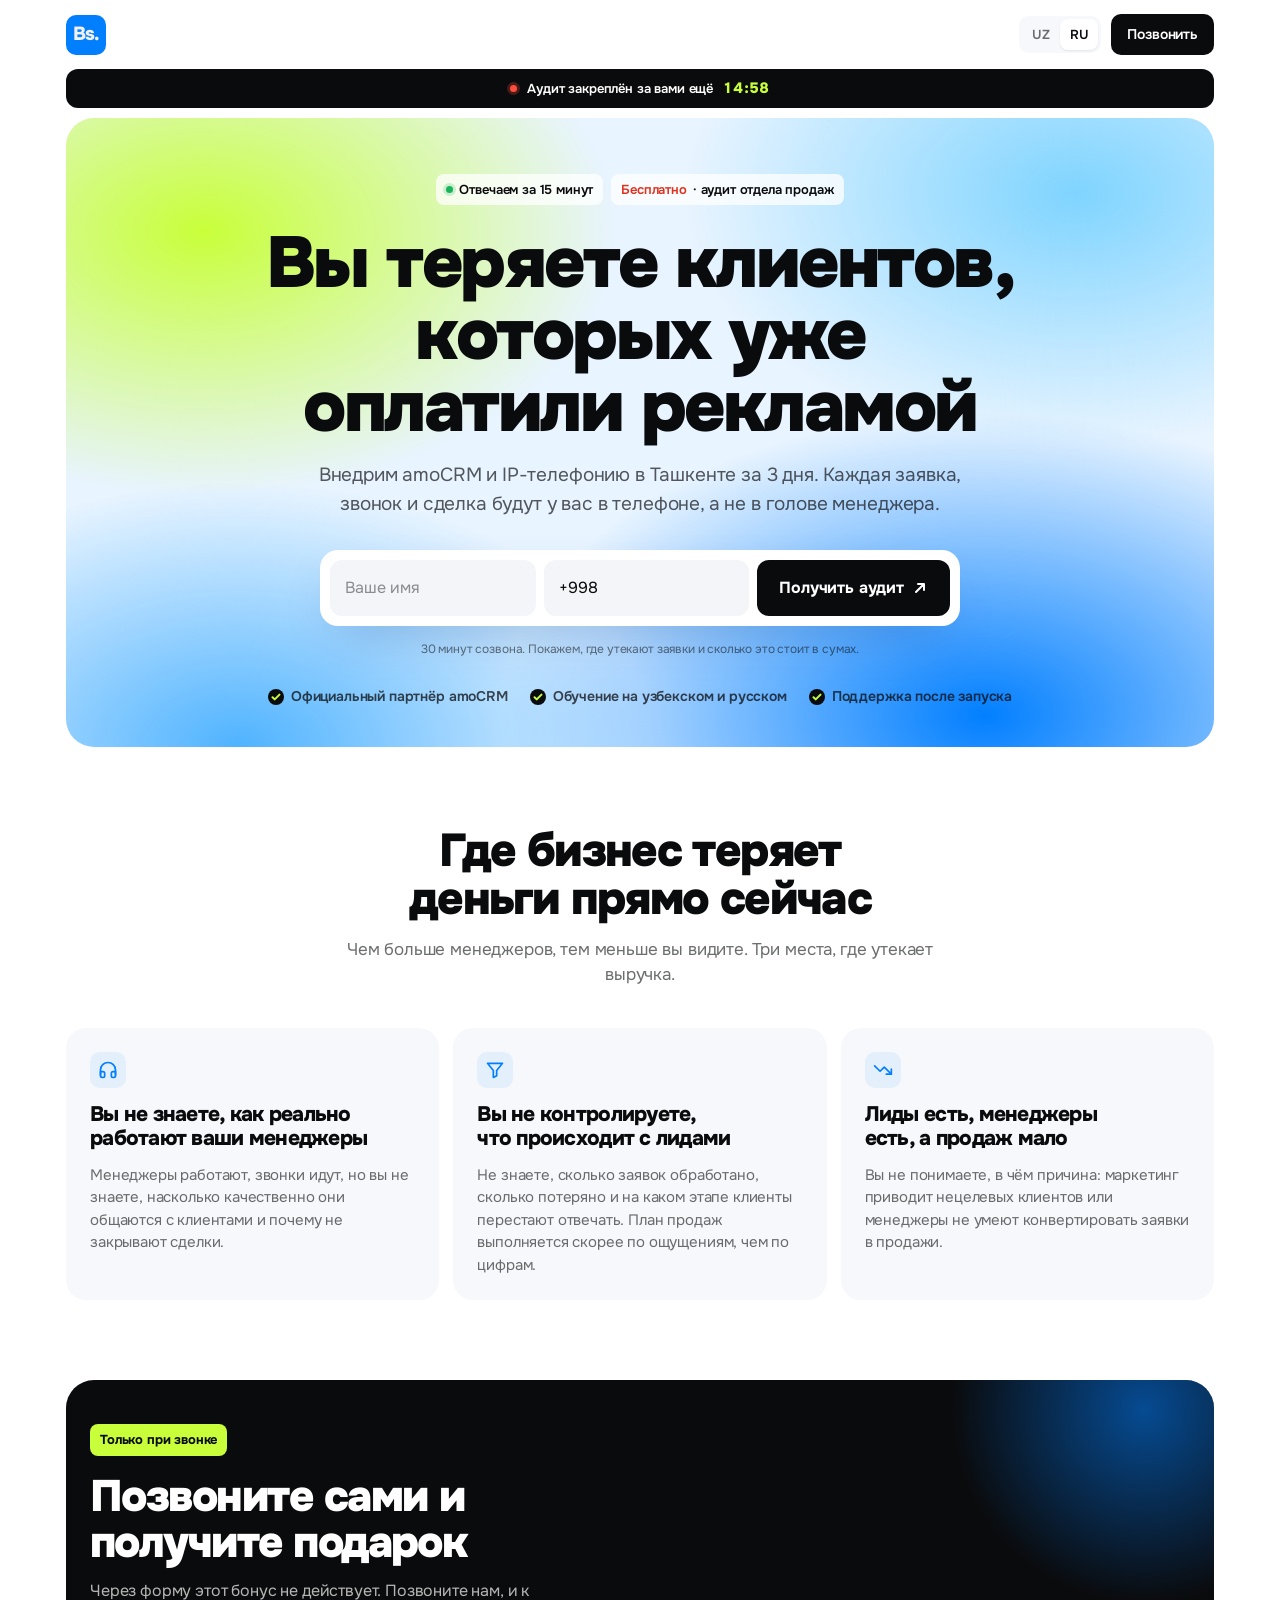
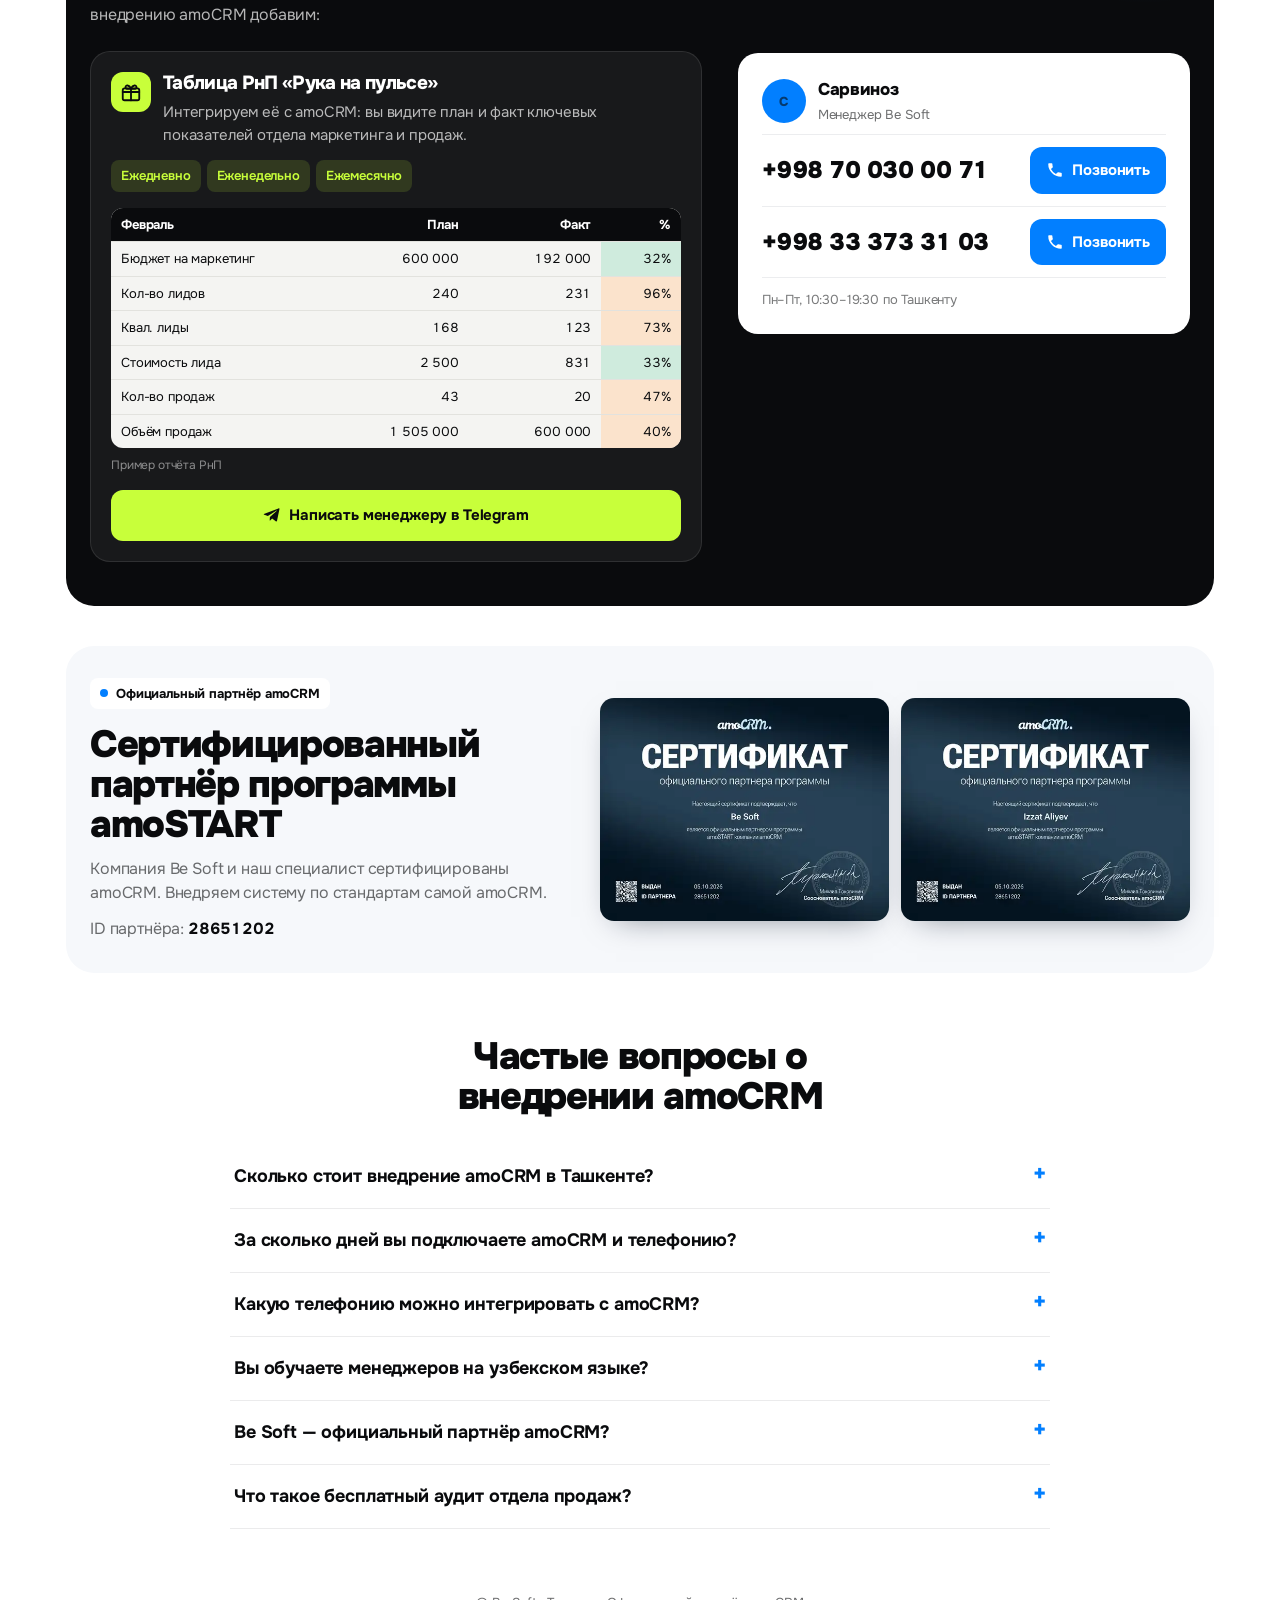
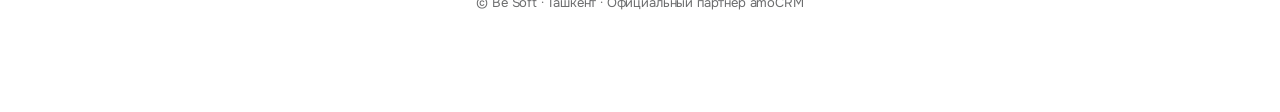
<file: index.html>
<!doctype html>
<html lang="ru">
<head>
<meta charset="utf-8">
<meta name="viewport" content="width=device-width,initial-scale=1,viewport-fit=cover">
<!-- Yandex.Metrika counter -->
<script type="text/javascript">
    (function(m,e,t,r,i,k,a){
        m[i]=m[i]||function(){(m[i].a=m[i].a||[]).push(arguments)};
        m[i].l=1*new Date();
        for (var j = 0; j < document.scripts.length; j++) {if (document.scripts[j].src === r) { return; }}
        k=e.createElement(t),a=e.getElementsByTagName(t)[0],k.async=1,k.src=r,a.parentNode.insertBefore(k,a)
    })(window, document,'script','https://mc.yandex.ru/metrika/tag.js?id=113791518', 'ym');

    ym(113791518, 'init', {ssr:true, webvisor:true, clickmap:true, ecommerce:"dataLayer", referrer: document.referrer, url: location.href, accurateTrackBounce:true, trackLinks:true});
</script>
<noscript><div><img src="https://mc.yandex.ru/watch/113791518" style="position:absolute; left:-9999px;" alt="" /></div></noscript>
<!-- /Yandex.Metrika counter -->
<title>Внедрение amoCRM в Ташкенте за 3 дня — Be Soft, официальный партнёр</title>
<meta name="description" content="Внедрение и настройка amoCRM, интеграция IP-телефонии в Ташкенте за 3 дня. Официальный партнёр amoCRM. Обучение на узбекском и русском. Бесплатный аудит отдела продаж.">
<link rel="canonical" href="https://besoft.uz/">
<meta name="robots" content="index,follow,max-image-preview:large">
<link rel="alternate" hreflang="ru" href="https://besoft.uz/">
<link rel="alternate" hreflang="uz" href="https://besoft.uz/uz/">
<link rel="alternate" hreflang="x-default" href="https://besoft.uz/">
<meta name="theme-color" content="#027FFF">
<meta property="og:type" content="website">
<meta property="og:site_name" content="Be Soft">
<meta property="og:locale" content="ru_RU">
<meta property="og:title" content="Внедрение amoCRM и телефонии в Ташкенте за 3 дня">
<meta property="og:description" content="Внедрение и настройка amoCRM, интеграция IP-телефонии в Ташкенте за 3 дня. Официальный партнёр amoCRM. Обучение на узбекском и русском. Бесплатный аудит отдела продаж.">
<meta property="og:url" content="https://besoft.uz/">
<meta property="og:image" content="https://besoft.uz/og.png">
<meta property="og:image:width" content="1200"><meta property="og:image:height" content="630">
<meta name="twitter:card" content="summary_large_image">
<script type="application/ld+json">{"@context":"https://schema.org","@type":"ProfessionalService","@id":"https://besoft.uz/#org","name":"Be Soft","url":"https://besoft.uz/","logo":"https://besoft.uz/og.png","image":"https://besoft.uz/og.png","description":"Внедрение и настройка amoCRM, интеграция IP-телефонии в Ташкенте за 3 дня. Официальный партнёр amoCRM. Обучение на узбекском и русском. Бесплатный аудит отдела продаж.","telephone":["+998700300071","+998333733103"],"address":{"@type":"PostalAddress","addressLocality":"Ташкент","addressCountry":"UZ"},"areaServed":{"@type":"Country","name":"Uzbekistan"},"openingHoursSpecification":[{"@type":"OpeningHoursSpecification","dayOfWeek":["Monday","Tuesday","Wednesday","Thursday","Friday"],"opens":"10:30","closes":"19:30"}],"sameAs":["https://t.me/sarvinoz_besoft"],"knowsLanguage":["uz","ru"],"makesOffer":{"@type":"Offer","itemOffered":{"@type":"Service","name":"Внедрение amoCRM и интеграция телефонии","areaServed":"Tashkent"}}}</script>
<script type="application/ld+json">{"@context":"https://schema.org","@type":"FAQPage","mainEntity":[{"@type":"Question","name":"Сколько стоит внедрение amoCRM в Ташкенте?","acceptedAnswer":{"@type":"Answer","text":"Цена зависит от числа менеджеров, воронок и интеграций. Точную стоимость в сумах назовём после бесплатного аудита отдела продаж — он занимает 30 минут."}},{"@type":"Question","name":"За сколько дней вы подключаете amoCRM и телефонию?","acceptedAnswer":{"@type":"Answer","text":"Базовое внедрение — 3 дня: настраиваем воронку продаж, подключаем IP-телефонию с записью звонков, Instagram, Telegram и формы сайта, обучаем менеджеров."}},{"@type":"Question","name":"Какую телефонию можно интегрировать с amoCRM?","acceptedAnswer":{"@type":"Answer","text":"Подключаем IP-телефонию, которая работает в Узбекистане: звонки из карточки клиента, запись разговоров и автоматическое создание сделок по входящим звонкам."}},{"@type":"Question","name":"Вы обучаете менеджеров на узбекском языке?","acceptedAnswer":{"@type":"Answer","text":"Да. Обучаем на узбекском и русском и поддерживаем команду после запуска."}},{"@type":"Question","name":"Be Soft — официальный партнёр amoCRM?","acceptedAnswer":{"@type":"Answer","text":"Да. Be Soft — сертифицированный партнёр amoCRM по программе amoSTART, ID партнёра 28651202."}},{"@type":"Question","name":"Что такое бесплатный аудит отдела продаж?","acceptedAnswer":{"@type":"Answer","text":"30-минутный созвон: смотрим, как сейчас обрабатываются заявки, где теряются клиенты и сколько это стоит бизнесу. Даём план внедрения amoCRM под вашу компанию."}}]}</script>
<link rel="icon" href="data:image/svg+xml,%3Csvg xmlns='http://www.w3.org/2000/svg' viewBox='0 0 64 64'%3E%3Crect width='64' height='64' rx='14' fill='%23027FFF'/%3E%3Ctext x='8' y='44' font-family='Arial' font-weight='900' font-size='32' fill='white'%3EBs.%3C/text%3E%3C/svg%3E">
<link rel="preconnect" href="https://fonts.googleapis.com">
<link rel="preconnect" href="https://fonts.gstatic.com" crossorigin>
<link rel="stylesheet" href="https://fonts.googleapis.com/css2?family=Onest:wght@400;500;600;700;800;900&display=swap">
<style>
/* Layout: careerspace-style — white page, one big rounded hero card with a blue/lime mesh and the form inside it; 3 tinted cards; dark call band. Centered, short, one action. */
:root{
  --bg:#FFFFFF; --soft:#F6F8FB; --ink:#0A0B0D; --muted:rgba(10,11,13,.6); --line:rgba(10,11,13,.08);
  --blue:#027FFF; --blue-soft:rgba(2,127,255,.08); --lime:#C8FF3A; --coral:#FF4D3D; --card:#FFFFFF;
  --dark:#0A0B0D; --on-dark:#FFFFFF;
  --sans:"Onest","Helvetica Neue",Arial,sans-serif;
}
@media (prefers-color-scheme: dark){:root:not([data-theme="light"]){
  --bg:#0B0C0F; --soft:#14161B; --ink:#F2F3F5; --muted:rgba(242,243,245,.62); --line:rgba(255,255,255,.09);
  --blue:#2B93FF; --blue-soft:rgba(43,147,255,.12); --card:#14161B; --dark:#16181D; color-scheme:dark}}
:root[data-theme="dark"]{
  --bg:#0B0C0F; --soft:#14161B; --ink:#F2F3F5; --muted:rgba(242,243,245,.62); --line:rgba(255,255,255,.09);
  --blue:#2B93FF; --blue-soft:rgba(43,147,255,.12); --card:#14161B; --dark:#16181D; color-scheme:dark}

*{box-sizing:border-box}
body{background:var(--bg);color:var(--ink);font-family:var(--sans);font-size:16px;line-height:1.5;-webkit-font-smoothing:antialiased;letter-spacing:-.01em}
.wrap{max-width:1180px;margin:0 auto;padding-left:max(16px,env(safe-area-inset-left,0px));padding-right:max(16px,env(safe-area-inset-right,0px))}
h1,h2,h3{margin:0;text-wrap:balance;letter-spacing:-.035em}
p{margin:0}
:focus-visible{outline:2px solid var(--blue);outline-offset:2px}

/* header */
.top{display:flex;align-items:center;justify-content:space-between;gap:12px;padding-block:14px}
.logo{text-decoration:none}.mark{width:40px;height:40px;border-radius:10px;background:#027FFF;color:#F2F1F1;font-weight:800;font-size:19px;letter-spacing:-.05em;display:flex;align-items:center;justify-content:center;line-height:1}.mark i{font-style:normal}
.top-r{display:flex;align-items:center;gap:10px}
.lang{display:flex;background:var(--soft);border-radius:10px;padding:3px}
.lang a,.lang button{all:unset;cursor:pointer;font-size:13px;font-weight:600;padding:6px 10px;border-radius:8px;color:var(--muted)}
.lang [aria-pressed="true"]{background:var(--card);color:var(--ink);box-shadow:0 1px 2px rgba(0,0,0,.08)}
.top-cta{all:unset;cursor:pointer;background:var(--ink);color:var(--bg);font-weight:600;font-size:14px;padding:10px 16px;border-radius:10px}

/* hero card */
.hero{position:relative;overflow:hidden;border-radius:28px;padding-block:56px 40px;padding-inline:20px;text-align:center;color:#0A0B0D;
  background:
    radial-gradient(60% 70% at 12% 18%, #C8FF3A 0%, rgba(200,255,58,0) 60%),
    radial-gradient(55% 65% at 88% 12%, #7FD4FF 0%, rgba(127,212,255,0) 62%),
    radial-gradient(70% 80% at 80% 95%, #027FFF 0%, rgba(2,127,255,0) 60%),
    radial-gradient(60% 70% at 15% 100%, #4FB3FF 0%, rgba(79,179,255,0) 60%),
    #E8F4FF}
.badges{display:flex;justify-content:center;flex-wrap:wrap;gap:8px;margin-bottom:22px}
.badge{display:inline-flex;align-items:center;gap:6px;background:rgba(255,255,255,.75);backdrop-filter:blur(6px);border-radius:8px;padding:6px 10px;font-size:13px;font-weight:600}
.badge .hot{color:#E0301E}
.dot{width:7px;height:7px;border-radius:50%;background:#1BB35A;box-shadow:0 0 0 3px rgba(27,179,90,.2)}
.hero h1{font-size:clamp(34px,6.4vw,72px);line-height:1;font-weight:900;max-width:17ch;margin-inline:auto}
.hero .sub{margin:18px auto 0;font-size:clamp(16px,1.8vw,19px);color:rgba(10,11,13,.68);max-width:34em}

/* form inside hero */
.form{margin:32px auto 0;max-width:640px;background:#FFFFFF;border-radius:18px;padding:10px;display:grid;grid-template-columns:1fr 1fr auto;gap:8px;box-shadow:0 20px 50px -20px rgba(2,60,140,.35)}
.form input{font:inherit;font-size:16px;color:#0A0B0D;background:#F3F5F8;border:1px solid transparent;border-radius:12px;padding:15px 14px;width:100%;min-width:0}
.form input:focus{outline:none;border-color:#027FFF;background:#fff}
.form input::placeholder{color:rgba(10,11,13,.45)}
.go{all:unset;box-sizing:border-box;cursor:pointer;background:#0A0B0D;color:#fff;font-weight:700;font-size:16px;padding:15px 22px;border-radius:12px;display:inline-flex;align-items:center;justify-content:center;gap:8px;white-space:nowrap;transition:transform .15s}
.go:hover{transform:translateY(-1px)}
.go:focus-visible{outline:2px solid #027FFF;outline-offset:2px}
.go svg{width:16px;height:16px}
.size{grid-column:1/-1;display:flex;flex-wrap:wrap;align-items:center;gap:6px;padding:4px 4px 2px;font-size:13px;color:rgba(10,11,13,.6);text-align:left}
.size label{display:block}
.size input{position:absolute;opacity:0;pointer-events:none}
.size span{display:inline-block;padding:6px 10px;border-radius:8px;background:#F3F5F8;color:#0A0B0D;font-weight:600;cursor:pointer}
.size input:checked+span{background:#027FFF;color:#fff}
.size input:focus-visible+span{outline:2px solid #027FFF;outline-offset:2px}
.err{grid-column:1/-1;color:#E0301E;font-size:13px;text-align:left;padding-inline:6px}
.fine{margin-top:14px;font-size:12px;color:rgba(10,11,13,.55)}
.done{margin:32px auto 0;max-width:520px;background:#fff;border-radius:18px;padding:26px;text-align:left;box-shadow:0 20px 50px -20px rgba(2,60,140,.35)}
.done b{display:block;font-size:20px;font-weight:800;margin-bottom:6px}
.done p{color:rgba(10,11,13,.65)}

.proof{display:flex;justify-content:center;flex-wrap:wrap;gap:8px 22px;margin-top:28px;font-size:14px;font-weight:600;color:rgba(10,11,13,.75)}
.proof span{display:inline-flex;align-items:center;gap:7px}
.proof span::before{content:"";width:16px;height:16px;border-radius:50%;background:#0A0B0D url("data:image/svg+xml,%3Csvg xmlns='http://www.w3.org/2000/svg' viewBox='0 0 16 16'%3E%3Cpath d='M4.5 8.2l2.2 2.2 4.8-4.8' fill='none' stroke='%23C8FF3A' stroke-width='2' stroke-linecap='round' stroke-linejoin='round'/%3E%3C/svg%3E") center/16px no-repeat}

/* section */
.sec{padding-block:80px 24px}
.sec h2{font-size:clamp(28px,4.4vw,46px);font-weight:900;line-height:1.04;text-align:center;max-width:18ch;margin-inline:auto}
.sec .sub{text-align:center;color:var(--muted);margin:14px auto 0;max-width:36em;font-size:17px}
.cards{display:grid;grid-template-columns:repeat(3,1fr);gap:14px;margin-top:40px}
.c{background:var(--soft);border-radius:20px;padding:24px;display:flex;flex-direction:column;gap:14px;min-width:0}
.ic{width:36px;height:36px;border-radius:10px;display:grid;place-items:center;background:var(--blue-soft);color:var(--blue)}
.ic svg{width:20px;height:20px}
.was{font-size:15px;color:var(--muted);text-decoration:line-through;text-decoration-color:var(--coral);text-decoration-thickness:2px}
.c h3{font-size:21px;font-weight:800;line-height:1.15}
.c p{color:var(--muted);font-size:15px}
.c .res{margin-top:auto;padding-top:14px;border-top:1px solid var(--line);font-size:14px;font-weight:600;color:var(--ink)}
.c .res i{font-style:normal;color:var(--blue)}

/* call band */
.call{margin-block:56px 40px;background:var(--dark);color:var(--on-dark);border-radius:28px;padding:44px 24px;display:grid;grid-template-columns:1.15fr .85fr;gap:36px;align-items:center;position:relative;overflow:hidden}
.call::after{content:"";position:absolute;width:420px;height:420px;right:-140px;top:-180px;border-radius:50%;background:radial-gradient(circle,rgba(2,127,255,.55),rgba(2,127,255,0) 65%);pointer-events:none}
.call>*{position:relative;z-index:1;min-width:0}
.tag{display:inline-block;background:var(--lime);color:#0A0B0D;font-size:13px;font-weight:700;border-radius:8px;padding:6px 10px;margin-bottom:18px}
.call h2{font-size:clamp(28px,4vw,44px);font-weight:900;line-height:1.04;text-align:left;margin:0;max-width:16ch}
.call .lead{margin-top:14px;color:rgba(255,255,255,.7);font-size:16px;max-width:30em}
.gift{margin-top:24px;background:rgba(255,255,255,.06);border:1px solid rgba(255,255,255,.1);border-radius:20px;padding:20px}
.gift-h{display:flex;gap:12px;align-items:flex-start}
.gift-ic{flex:none;width:40px;height:40px;border-radius:12px;background:var(--lime);color:#0A0B0D;display:grid;place-items:center}
.gift-ic svg{width:22px;height:22px}
.gift h3{font-size:19px;font-weight:800;line-height:1.2;margin:0}
.gift p{margin-top:6px;color:rgba(255,255,255,.7);font-size:15px}
.periods{display:flex;flex-wrap:wrap;gap:6px;margin-top:14px}
.periods span{font-size:13px;font-weight:600;padding:6px 10px;border-radius:8px;background:rgba(200,255,58,.14);color:var(--lime)}
.rnp-wrap{margin-top:16px;overflow-x:auto}
.rnp{background:#F4F4F2;color:#0A0B0D;border-radius:12px;overflow:hidden;font-size:13px;font-variant-numeric:tabular-nums}
.rnp div{display:grid;grid-template-columns:1.7fr 1fr 1fr .6fr}
.rnp span{padding:7px 10px;border-top:1px solid #E2E2DE;text-align:right;white-space:nowrap}
.rnp span:first-child{text-align:left;white-space:normal}
.rnp .h span{background:#0A0B0D;color:#fff;font-weight:700;border-top:0}
.rnp .g{background:#CFEBDD}
.rnp .w{background:#FBE3CC}
.gift .rnp-cap{margin-top:8px;font-size:12px;color:rgba(255,255,255,.5)}
.tg{margin-top:16px;display:flex;align-items:center;justify-content:center;gap:8px;background:var(--lime);color:#0A0B0D;font-weight:700;font-size:15px;padding:14px 16px;border-radius:12px;text-decoration:none}
.tg svg{width:18px;height:18px}
.tg:focus-visible{outline:2px solid #fff;outline-offset:2px}
.timer{display:flex;align-items:center;justify-content:center;flex-wrap:wrap;gap:4px 10px;width:100%;margin:0 0 10px;padding:8px 14px;border-radius:12px;background:#0A0B0D;color:#fff;font-size:13px;font-weight:600;text-align:center}
.timer b{color:#C8FF3A;font-size:15px;font-weight:800;font-variant-numeric:tabular-nums;letter-spacing:.02em}
.tdot{width:7px;height:7px;border-radius:50%;background:#FF4D3D;box-shadow:0 0 0 3px rgba(255,77,61,.25)}
.box{background:#FFFFFF;color:#0A0B0D;border-radius:20px;padding:24px}
.mgr{display:flex;align-items:center;gap:12px;margin-bottom:8px}
.ava{width:44px;height:44px;border-radius:50%;background:#027FFF;color:#fff;display:grid;place-items:center;font-weight:800;font-size:20px;flex:none}
.mgr b{display:block;font-size:17px;font-weight:800}
.mgr span{font-size:13px;color:rgba(10,11,13,.6)}
.line{display:flex;align-items:center;justify-content:space-between;gap:10px;padding-block:12px;border-top:1px solid #ECEDEF;flex-wrap:wrap}
.phone{font-size:clamp(20px,2.4vw,24px);font-weight:900;letter-spacing:-.02em;font-variant-numeric:tabular-nums;user-select:all}
.dial{display:inline-flex;align-items:center;gap:8px;background:#027FFF;color:#fff;font-weight:700;font-size:15px;padding:12px 16px;border-radius:12px;text-decoration:none}
.dial svg{width:18px;height:18px}
.dial:focus-visible{outline:2px solid #0A0B0D;outline-offset:2px}
.hours{padding-top:12px;border-top:1px solid #ECEDEF;font-size:13px;color:rgba(10,11,13,.55)}

.partner{margin-block:0 40px;padding:32px 24px;border-radius:28px;background:var(--soft);display:grid;grid-template-columns:.9fr 1.1fr;gap:28px;align-items:center}
.partner>*{min-width:0}
.pbadge{display:inline-flex;align-items:center;gap:8px;background:var(--card);border-radius:8px;padding:6px 10px;font-size:13px;font-weight:700;margin-bottom:16px}
.pbadge::before{content:"";width:8px;height:8px;border-radius:50%;background:var(--blue)}
.partner h2{font-size:clamp(26px,3.4vw,38px);font-weight:900;line-height:1.05;margin:0;max-width:16ch}
.partner p{margin-top:12px;color:var(--muted);font-size:16px;max-width:32em}
.pid{font-size:14px;font-variant-numeric:tabular-nums}
.pid b{color:var(--ink)}
.certs{display:grid;grid-template-columns:1fr 1fr;gap:12px}
.certs a{display:block;border-radius:14px;overflow:hidden;box-shadow:0 12px 30px -16px rgba(10,20,40,.5);transition:transform .2s}
.certs a:hover{transform:translateY(-3px)}
.certs img{display:block;width:100%;height:auto}
@media (max-width:860px){.partner{grid-template-columns:1fr;padding:28px 20px}}

.faq{padding-block:24px 56px;max-width:820px;margin-inline:auto}
.faq h2{font-size:clamp(26px,3.6vw,38px);font-weight:900;line-height:1.05;text-align:center;margin:0 auto 28px;max-width:20ch}
.faq details{border-bottom:1px solid var(--line);padding:18px 4px}
.faq summary{cursor:pointer;list-style:none;font-size:18px;font-weight:700;display:flex;justify-content:space-between;gap:16px}
.faq summary::-webkit-details-marker{display:none}
.faq summary::after{content:"+";color:var(--blue);font-weight:800;font-size:22px;line-height:1;transition:transform .2s}
.faq details[open] summary::after{transform:rotate(45deg)}
.faq details p{color:var(--muted);margin:10px 0 0;font-size:16px;max-width:60ch}
footer{padding-block:8px 100px;font-size:13px;color:var(--muted);text-align:center}

/* sticky mobile CTA */
.stick{position:fixed;left:0;right:0;bottom:0;z-index:20;padding:10px max(12px,env(safe-area-inset-right,0px)) calc(10px + env(safe-area-inset-bottom,0px)) max(12px,env(safe-area-inset-left,0px));background:linear-gradient(to top,var(--bg) 60%,transparent);display:none}
.stick a{display:block;text-align:center;background:#027FFF;color:#fff;font-weight:700;padding:15px;border-radius:14px;text-decoration:none}

@media (max-width:860px){
  .cards{grid-template-columns:1fr}
  .call{grid-template-columns:1fr;padding:32px 20px}
}
@media (max-width:640px){
  .form{grid-template-columns:1fr}
  .hero{padding-block:32px 24px;padding-inline:16px;border-radius:22px;text-align:left}
  .badges{justify-content:flex-start}
  .hero h1{font-size:7.4vw;letter-spacing:-.04em;max-width:none;margin-inline:0;text-wrap:wrap}
  .hero .sub{margin-inline:0}
  .proof{justify-content:flex-start}
  .top-cta{display:none}
  .stick{display:block}
  .stick[hidden]{display:none}
  .rnp{font-size:12px}
  .rnp div{grid-template-columns:1.5fr 1fr 1fr .65fr}
  .rnp span{padding:6px}
}
@media (prefers-reduced-motion:reduce){.go{transition:none}}
</style>
<style>body{margin:0}img{max-width:100%}[hidden]{display:none!important}</style>
</head>
<body data-page="seo">

<header class="wrap top">
  <a class="logo" href="#form" aria-label="Be Soft"><span class="mark">Bs<i>.</i></span></a>
  <div class="top-r">
    <div class="lang" role="group" aria-label="Til / Язык">
      <a href="/uz/" hreflang="uz" data-set="uz" aria-pressed="false">UZ</a>
      <a href="/" hreflang="ru" data-set="ru" aria-pressed="true">RU</a>
    </div>
    <a class="top-cta" href="#call" data-i="topCall">Позвонить</a>
  </div>
</header>

<main class="wrap">
  <div class="timer" role="timer"><span class="tdot" aria-hidden="true"></span><span data-i="tLabel">Аудит закреплён за вами ещё</span><b id="tVal">15:00</b></div>
  <section class="hero" id="form">
    <div class="badges">
      <span class="badge"><span class="dot"></span><span data-i="b1">Отвечаем за 15 минут</span></span>
      <span class="badge"><span class="hot" data-i="b2a">Бесплатно</span><span data-i="b2">· аудит отдела продаж</span></span>
    </div>
    <h1 data-i="h1">Вы теряете клиентов, которых уже оплатили рекламой</h1>
    <p class="sub" data-i="sub">Внедрим amoCRM и IP-телефонию в Ташкенте за 3 дня. Каждая заявка, звонок и сделка будут у вас в телефоне, а не в голове менеджера.</p>

    <form class="form" id="leadForm" novalidate>
      <input type="text" id="f-name" autocomplete="name" data-ph="name" placeholder="Ваше имя" aria-label="Name">
      <input type="tel" id="f-phone" autocomplete="tel" inputmode="tel" value="+998 " aria-label="Phone">
      <button class="go" type="submit"><span data-i="submit">Получить аудит</span><svg viewBox="0 0 16 16" aria-hidden="true"><path d="M4 12L12 4M6 4h6v6" fill="none" stroke="currentColor" stroke-width="2" stroke-linecap="round" stroke-linejoin="round"/></svg></button>
      <p class="err" id="err" hidden></p>
    </form>
    <div class="done" id="done" hidden><b data-i="doneT">Заявка у нас</b><p data-i="doneP">Позвоним в течение 15 минут в рабочее время. Хотите быстрее — наберите сами и заберите бонус ниже.</p><a class="tg" id="botLink" href="https://t.me/besoft_uz_bot" target="_blank" rel="noopener"><svg viewBox="0 0 24 24" fill="currentColor" aria-hidden="true"><path d="M21.9 4.3 18.7 19.5c-.2 1-.9 1.3-1.7.8l-4.8-3.6-2.3 2.2c-.3.3-.5.5-1 .5l.3-4.9 8.9-8c.4-.3-.1-.5-.6-.2L6.5 13.3 1.8 11.8c-1-.3-1-1 .2-1.5L20.6 3.2c.9-.3 1.6.2 1.3 1.1z"/></svg><span data-i="botBtn">Продолжить в Telegram</span></a></div>
    <p class="fine" data-i="fine">30 минут созвона. Покажем, где утекают заявки и сколько это стоит в сумах.</p>

    <div class="proof">
      <span data-i="pr1">Официальный партнёр amoCRM</span><span data-i="pr2">Обучение на узбекском и русском</span><span data-i="pr3">Поддержка после запуска</span>
    </div>
  </section>

  <section class="sec">
    <h2 data-i="painT">Где бизнес теряет деньги прямо сейчас</h2>
    <p class="sub" data-i="painS">Чем больше менеджеров, тем меньше вы видите. Три места, где утекает выручка.</p>
    <div class="cards">
      <article class="c">
        <div class="ic"><svg viewBox="0 0 24 24" fill="none" stroke="currentColor" stroke-width="2" stroke-linecap="round" stroke-linejoin="round" aria-hidden="true"><path d="M3 18v-6a9 9 0 0 1 18 0v6"/><path d="M21 19a2 2 0 0 1-2 2h-1a2 2 0 0 1-2-2v-3a2 2 0 0 1 2-2h3zM3 19a2 2 0 0 0 2 2h1a2 2 0 0 0 2-2v-3a2 2 0 0 0-2-2H3z"/></svg></div>
        <h3 data-i="c1h">Вы не знаете, как реально работают ваши менеджеры</h3>
        <p data-i="c1p">Менеджеры работают, звонки идут, но вы не знаете, насколько качественно они общаются с клиентами и почему не закрывают сделки.</p>
      </article>
      <article class="c">
        <div class="ic"><svg viewBox="0 0 24 24" fill="none" stroke="currentColor" stroke-width="2" stroke-linecap="round" stroke-linejoin="round" aria-hidden="true"><path d="M3 4h18l-7 8.5V19l-4 2v-8.5z"/></svg></div>
        <h3 data-i="c2h">Вы не контролируете, что происходит с лидами</h3>
        <p data-i="c2p">Не знаете, сколько заявок обработано, сколько потеряно и на каком этапе клиенты перестают отвечать. План продаж выполняется скорее по ощущениям, чем по цифрам.</p>
      </article>
      <article class="c">
        <div class="ic"><svg viewBox="0 0 24 24" fill="none" stroke="currentColor" stroke-width="2" stroke-linecap="round" stroke-linejoin="round" aria-hidden="true"><path d="M22 17l-8.5-8.5-5 5L2 7"/><path d="M16 17h6v-6"/></svg></div>
        <h3 data-i="c3h">Лиды есть, менеджеры есть, а продаж мало</h3>
        <p data-i="c3p">Вы не понимаете, в чём причина: маркетинг приводит нецелевых клиентов или менеджеры не умеют конвертировать заявки в продажи.</p>
      </article>
    </div>
  </section>

  <section class="call" id="call">
    <div>
      <span class="tag" data-i="tag">Только при звонке</span>
      <h2 data-i="callT">Позвоните сами и получите подарок</h2>
      <p class="lead" data-i="callL">Через форму этот бонус не действует. Позвоните нам, и к внедрению amoCRM добавим:</p>
      <div class="gift">
        <div class="gift-h">
          <span class="gift-ic"><svg viewBox="0 0 24 24" fill="none" stroke="currentColor" stroke-width="2" stroke-linecap="round" stroke-linejoin="round" aria-hidden="true"><rect x="3" y="8" width="18" height="13" rx="2"/><path d="M12 8v13M3 12h18M12 8c-2-4-6-4-6-1s6 1 6 1zm0 0c2-4 6-4 6-1s-6 1-6 1z"/></svg></span>
          <div><h3 data-i="gT">Таблица РнП «Рука на пульсе»</h3><p data-i="gP">Интегрируем её с amoCRM: вы видите план и факт ключевых показателей отдела маркетинга и продаж.</p></div>
        </div>
        <div class="periods"><span data-i="per1">Ежедневно</span><span data-i="per2">Еженедельно</span><span data-i="per3">Ежемесячно</span></div>
        <div class="rnp-wrap"><div class="rnp">
          <div class="h"><span data-i="rM">Февраль</span><span data-i="rPlan">План</span><span data-i="rFact">Факт</span><span>%</span></div>
          <div><span data-i="r1">Бюджет на маркетинг</span><span>600 000</span><span>192 000</span><span class="g">32%</span></div>
          <div><span data-i="r2">Кол-во лидов</span><span>240</span><span>231</span><span class="w">96%</span></div>
          <div><span data-i="r3">Квал. лиды</span><span>168</span><span>123</span><span class="w">73%</span></div>
          <div><span data-i="r4">Стоимость лида</span><span>2 500</span><span>831</span><span class="g">33%</span></div>
          <div><span data-i="r5">Кол-во продаж</span><span>43</span><span>20</span><span class="w">47%</span></div>
          <div><span data-i="r6">Объём продаж</span><span>1 505 000</span><span>600 000</span><span class="w">40%</span></div>
        </div></div>
        <p class="rnp-cap" data-i="rCap">Пример отчёта РнП</p>
        <a class="tg" id="tgLink" href="https://t.me/sarvinoz_besoft" target="_blank" rel="noopener"><svg viewBox="0 0 24 24" fill="currentColor" aria-hidden="true"><path d="M21.9 4.3 18.7 19.5c-.2 1-.9 1.3-1.7.8l-4.8-3.6-2.3 2.2c-.3.3-.5.5-1 .5l.3-4.9 8.9-8c.4-.3-.1-.5-.6-.2L6.5 13.3 1.8 11.8c-1-.3-1-1 .2-1.5L20.6 3.2c.9-.3 1.6.2 1.3 1.1z"/></svg><span data-i="tgBtn">Написать менеджеру в Telegram</span></a>
      </div>
    </div>
    <div class="box">
      <div class="mgr"><span class="ava" data-i="mIni">С</span><div><b data-i="mName">Сарвиноз</b><span data-i="mRole">Менеджер Be Soft</span></div></div>
      <div class="line"><span class="phone">+998 70 030 00 71</span><a class="dial" href="tel:+998700300071"><svg viewBox="0 0 24 24" fill="currentColor" aria-hidden="true"><path d="M6.6 10.8a15.1 15.1 0 0 0 6.6 6.6l2.2-2.2a1 1 0 0 1 1-.25 11.4 11.4 0 0 0 3.6.57 1 1 0 0 1 1 1V20a1 1 0 0 1-1 1A17 17 0 0 1 3 4a1 1 0 0 1 1-1h3.5a1 1 0 0 1 1 1c0 1.25.2 2.45.57 3.57a1 1 0 0 1-.25 1z"/></svg><span data-i="callBtn">Позвонить</span></a></div>
      <div class="line"><span class="phone">+998 33 373 31 03</span><a class="dial" href="tel:+998333733103"><svg viewBox="0 0 24 24" fill="currentColor" aria-hidden="true"><path d="M6.6 10.8a15.1 15.1 0 0 0 6.6 6.6l2.2-2.2a1 1 0 0 1 1-.25 11.4 11.4 0 0 0 3.6.57 1 1 0 0 1 1 1V20a1 1 0 0 1-1 1A17 17 0 0 1 3 4a1 1 0 0 1 1-1h3.5a1 1 0 0 1 1 1c0 1.25.2 2.45.57 3.57a1 1 0 0 1-.25 1z"/></svg><span data-i="callBtn">Позвонить</span></a></div>
      <p class="hours" data-i="hours">Пн–Пт, 10:30–19:30 по Ташкенту</p>
    </div>
  </section>
  <section class="partner" id="partner">
    <div>
      <span class="pbadge" data-i="pTag">Официальный партнёр amoCRM</span>
      <h2 data-i="pT">Сертифицированный партнёр программы amoSTART</h2>
      <p data-i="pP">Компания Be Soft и наш специалист сертифицированы amoCRM. Внедряем систему по стандартам самой amoCRM.</p>
      <p class="pid"><span data-i="pIdK">ID партнёра:</span> <b>28651202</b></p>
    </div>
    <div class="certs">
      <a href="/cert-besoft.webp" target="_blank" rel="noopener"><img src="/cert-besoft.webp" alt="Сертификат партнёра amoCRM: Be Soft" width="560" height="432"></a>
      <a href="/cert-izzat.webp" target="_blank" rel="noopener"><img src="/cert-izzat.webp" alt="Сертификат партнёра amoCRM: Izzat Aliyev" width="560" height="432"></a>
    </div>
  </section>
  <section class="faq" id="faq">
    <h2 data-i="faqT">Частые вопросы о внедрении amoCRM</h2>
    <details><summary data-i="q1">Сколько стоит внедрение amoCRM в Ташкенте?</summary><p data-i="a1">Цена зависит от числа менеджеров, воронок и интеграций. Точную стоимость в сумах назовём после бесплатного аудита отдела продаж — он занимает 30 минут.</p></details>
    <details><summary data-i="q2">За сколько дней вы подключаете amoCRM и телефонию?</summary><p data-i="a2">Базовое внедрение — 3 дня: настраиваем воронку продаж, подключаем IP-телефонию с записью звонков, Instagram, Telegram и формы сайта, обучаем менеджеров.</p></details>
    <details><summary data-i="q3">Какую телефонию можно интегрировать с amoCRM?</summary><p data-i="a3">Подключаем IP-телефонию, которая работает в Узбекистане: звонки из карточки клиента, запись разговоров и автоматическое создание сделок по входящим звонкам.</p></details>
    <details><summary data-i="q4">Вы обучаете менеджеров на узбекском языке?</summary><p data-i="a4">Да. Обучаем на узбекском и русском и поддерживаем команду после запуска.</p></details>
    <details><summary data-i="q5">Be Soft — официальный партнёр amoCRM?</summary><p data-i="a5">Да. Be Soft — сертифицированный партнёр amoCRM по программе amoSTART, ID партнёра 28651202.</p></details>
    <details><summary data-i="q6">Что такое бесплатный аудит отдела продаж?</summary><p data-i="a6">30-минутный созвон: смотрим, как сейчас обрабатываются заявки, где теряются клиенты и сколько это стоит бизнесу. Даём план внедрения amoCRM под вашу компанию.</p></details>
  </section>
</main>

<footer class="wrap" data-i="foot">© Be Soft · Ташкент · Официальный партнёр amoCRM</footer>
<div class="stick" id="stick"><a href="#form" data-i="stick">Получить бесплатный аудит</a></div>

<script>
/* адрес обработчика заявок (Google Apps Script) */
const LEAD_URL = "https://script.google.com/macros/s/AKfycbzcg-IZvPC1EU9NYeTO4m2XqFvlSlDxAE4wQcXGeyTgEAuM6Waj-qu1_OkrnSPa9LT3EQ/exec";

const T = {
ru:{
  topCall:"Позвонить",
  b1:"Отвечаем за 15 минут", b2a:"Бесплатно", b2:"· аудит отдела продаж",
  h1:"Вы теряете клиентов, которых уже оплатили рекламой",
  sub:"Внедрим amoCRM и IP-телефонию в Ташкенте за 3 дня. Каждая заявка, звонок и сделка будут у вас в телефоне, а не в голове менеджера.",
  name:"Ваше имя", submit:"Получить аудит",
  errName:"Как к вам обращаться?", errPhone:"Проверьте номер: после +998 нужно 9 цифр.",
  fine:"30 минут созвона. Покажем, где утекают заявки и сколько это стоит в сумах.",
  doneT:"Заявка у нас", doneP:"Позвоним в течение 15 минут в рабочее время. Хотите быстрее — наберите сами и заберите бонус ниже.",
  pr1:"Официальный партнёр amoCRM", pr2:"Обучение на узбекском и русском", pr3:"Поддержка после запуска",
  painT:"Где бизнес теряет деньги прямо сейчас",
  painS:"Чем больше менеджеров, тем меньше вы видите. Три места, где утекает выручка.",
  c1h:"Вы не знаете, как реально работают ваши менеджеры", c1p:"Менеджеры работают, звонки идут, но вы не знаете, насколько качественно они общаются с клиентами и почему не закрывают сделки.",
  c2h:"Вы не контролируете, что происходит с лидами", c2p:"Не знаете, сколько заявок обработано, сколько потеряно и на каком этапе клиенты перестают отвечать. План продаж выполняется скорее по ощущениям, чем по цифрам.",
  c3h:"Лиды есть, менеджеры есть, а продаж мало", c3p:"Вы не понимаете, в чём причина: маркетинг приводит нецелевых клиентов или менеджеры не умеют конвертировать заявки в продажи.",
  tag:"Только при звонке",
  callT:"Позвоните сами и получите подарок",
  callL:"Через форму этот бонус не действует. Позвоните нам, и к внедрению amoCRM добавим:",
  gT:"Таблица РнП «Рука на пульсе»", gP:"Интегрируем её с amoCRM: вы видите план и факт ключевых показателей отдела маркетинга и продаж.",
  per1:"Ежедневно", per2:"Еженедельно", per3:"Ежемесячно",
  rM:"Февраль", rPlan:"План", rFact:"Факт", r1:"Бюджет на маркетинг", r2:"Кол-во лидов", r3:"Квал. лиды", r4:"Стоимость лида", r5:"Кол-во продаж", r6:"Объём продаж", rCap:"Пример отчёта РнП",
  mIni:"С", mName:"Сарвиноз", mRole:"Менеджер Be Soft", callBtn:"Позвонить",
  hours:"Пн–Пт, 10:30–19:30 по Ташкенту",
  stick:"Получить бесплатный аудит",
  tLabel:"Аудит закреплён за вами ещё", tEnd:"Успейте оставить заявку на бесплатный аудит",
  botBtn:"Продолжить в Telegram", tgBtn:"Написать менеджеру в Telegram", tgText:"Здравствуйте! Хочу интегрировать amoCRM в свою компанию и обсудить все детали.",
  pTag:"Официальный партнёр amoCRM", pT:"Сертифицированный партнёр программы amoSTART", pP:"Компания Be Soft и наш специалист сертифицированы amoCRM. Внедряем систему по стандартам самой amoCRM.", pIdK:"ID партнёра:",
  faqT:"Частые вопросы о внедрении amoCRM",
  q1:"Сколько стоит внедрение amoCRM в Ташкенте?", a1:"Цена зависит от числа менеджеров, воронок и интеграций. Точную стоимость в сумах назовём после бесплатного аудита отдела продаж — он занимает 30 минут.",
  q2:"За сколько дней вы подключаете amoCRM и телефонию?", a2:"Базовое внедрение — 3 дня: настраиваем воронку продаж, подключаем IP-телефонию с записью звонков, Instagram, Telegram и формы сайта, обучаем менеджеров.",
  q3:"Какую телефонию можно интегрировать с amoCRM?", a3:"Подключаем IP-телефонию, которая работает в Узбекистане: звонки из карточки клиента, запись разговоров и автоматическое создание сделок по входящим звонкам.",
  q4:"Вы обучаете менеджеров на узбекском языке?", a4:"Да. Обучаем на узбекском и русском и поддерживаем команду после запуска.",
  q5:"Be Soft — официальный партнёр amoCRM?", a5:"Да. Be Soft — сертифицированный партнёр amoCRM по программе amoSTART, ID партнёра 28651202.",
  q6:"Что такое бесплатный аудит отдела продаж?", a6:"30-минутный созвон: смотрим, как сейчас обрабатываются заявки, где теряются клиенты и сколько это стоит бизнесу. Даём план внедрения amoCRM под вашу компанию.",
  foot:"© Be Soft · Ташкент · Официальный партнёр amoCRM"
},
uz:{
  topCall:"Qo‘ng‘iroq",
  b1:"15 daqiqada javob beramiz", b2a:"Bepul", b2:"· savdo bo‘limi auditi",
  h1:"Reklamaga pul to‘lagan mijozlaringizni yo‘qotyapsiz",
  sub:"Toshkentda amoCRM va IP-telefoniyani 3 kunda ulaymiz. Sotuvlaringizni aniq raqamlar asosida boshqarasiz.",
  name:"Ismingiz", submit:"Auditga ega bo‘lish",
  errName:"Ismingizni kiriting.", errPhone:"Raqamni tekshiring: +998 dan keyin 9 ta raqam.",
  fine:"30 daqiqalik suhbat. Arizalar qayerda yo‘qolayotganini va bu necha so‘m ekanini ko‘rsatamiz.",
  doneT:"Arizangiz qabul qilindi", doneP:"Ish vaqtida 15 daqiqa ichida qo‘ng‘iroq qilamiz. Tezroq bo‘lsin desangiz — o‘zingiz qo‘ng‘iroq qiling va quyidagi bonusni oling.",
  pr1:"amoCRM rasmiy hamkori", pr2:"O‘zbek va rus tilida o‘qitish", pr3:"Ishga tushgandan keyin yordam",
  painT:"Biznes hozir qayerda pul yo‘qotyapti",
  painS:"Menejerlar qancha ko‘p bo‘lsa, siz shuncha kam ko‘rasiz. Daromad oqib ketadigan uchta joy.",
  c1h:"Menejerlaringiz qanchalik samarali ishlayotganini bilmaysiz", c1p:"Qo‘ng‘iroqlar bo‘lyapti, lekin mijozlar bilan qanday gaplashilayotgani va nega savdolar yopilmayotgani noma’lum.",
  c2h:"Lidlar bilan nima bo‘layotganini nazorat qila olmaysiz", c2p:"Qancha lid bilan ishlangan, qanchasi yo‘qotilgan va mijozlar qaysi bosqichda ketib qolayotgani noma’lum. Savdo rejasi aniq raqamlarga emas, taxminlarga asoslanadi.",
  c3h:"Lidlar bor, menejerlar bor, lekin savdo kam", c3p:"Muammo nimada: marketing sifatsiz lidlarni olib kelyaptimi yoki menejerlar ularni xaridorga aylantira olmayaptimi — bilmaysiz.",
  tag:"Faqat qo‘ng‘iroq orqali",
  callT:"O‘zingiz qo‘ng‘iroq qiling va sovg‘a oling",
  callL:"Bu bonus forma orqali amal qilmaydi. Bizga qo‘ng‘iroq qiling va amoCRM joriy qilishga qo‘shib beramiz:",
  gT:"RnP jadvali («Рука на пульсе»)", gP:"Uni amoCRM bilan integratsiya qilamiz: marketing va savdo bo‘limining asosiy ko‘rsatkichlari bo‘yicha reja va faktni ko‘rasiz.",
  per1:"Har kuni", per2:"Har hafta", per3:"Har oy",
  rM:"Fevral", rPlan:"Reja", rFact:"Fakt", r1:"Marketing byudjeti", r2:"Lidlar soni", r3:"Sifatli lidlar", r4:"Lid narxi", r5:"Sotuvlar soni", r6:"Sotuv hajmi", rCap:"RnP hisoboti namunasi",
  mIni:"S", mName:"Sarvinoz", mRole:"Be Soft menejeri", callBtn:"Qo‘ng‘iroq qilish",
  hours:"Du–Ju, 10:30–19:30 (Toshkent vaqti)",
  stick:"Bepul audit olish",
  tLabel:"Bepul audit siz uchun band qilingan:", tEnd:"Bepul auditga arizani hoziroq qoldiring",
  botBtn:"Telegramda davom etish", tgBtn:"Menejerga Telegramda yozish", tgText:"Assalomu alaykum! Kompaniyamga amoCRM integratsiya qilmoqchiman, barcha tafsilotlarni muhokama qilsak.",
  pTag:"amoCRM rasmiy hamkori", pT:"amoSTART dasturining sertifikatlangan hamkori", pP:"Be Soft kompaniyasi va mutaxassisimiz amoCRM tomonidan sertifikatlangan. Tizimni amoCRM standartlari asosida joriy qilamiz.", pIdK:"Hamkor ID:",
  faqT:"amoCRM joriy qilish bo‘yicha savollar",
  q1:"Toshkentda amoCRM o‘rnatish qancha turadi?", a1:"Narx menejerlar soni, voronkalar va integratsiyalarga bog‘liq. Aniq narxni so‘mda bepul savdo bo‘limi auditidan keyin aytamiz — u 30 daqiqa davom etadi.",
  q2:"amoCRM va telefoniyani necha kunda ulaysiz?", a2:"Asosiy joriy qilish — 3 kun: savdo voronkasini sozlaymiz, qo‘ng‘iroqlarni yozib oluvchi IP-telefoniya, Instagram, Telegram va sayt formalarini ulaymiz, menejerlarni o‘qitamiz.",
  q3:"amoCRM bilan qanday telefoniyani ulash mumkin?", a3:"O‘zbekistonda ishlaydigan IP-telefoniyani ulaymiz: mijoz kartasidan qo‘ng‘iroq qilish, suhbatlarni yozib olish va kiruvchi qo‘ng‘iroqlardan avtomatik bitim yaratish.",
  q4:"Menejerlarni o‘zbek tilida o‘qitasizmi?", a4:"Ha. O‘zbek va rus tillarida o‘qitamiz va ishga tushgandan keyin ham jamoangizga yordam beramiz.",
  q5:"Be Soft amoCRM rasmiy hamkorimi?", a5:"Ha. Be Soft — amoSTART dasturi bo‘yicha amoCRM sertifikatlangan hamkori, hamkor ID 28651202.",
  q6:"Savdo bo‘limining bepul auditi nima?", a6:"30 daqiqalik suhbat: arizalar hozir qanday ishlanayotgani, mijozlar qayerda yo‘qolayotgani va bu biznesga qanchaga tushayotganini ko‘ramiz. Kompaniyangiz uchun amoCRM joriy qilish rejasini beramiz.",
  foot:"© Be Soft · Toshkent · amoCRM rasmiy hamkori"
}};

/* SEO-страницы (/ и /uz/): язык = адрес страницы, переключатель ведёт на другой адрес.
   Рекламная /audit/: язык переключается на месте и запоминается. */
const SEO_PAGE=document.body.dataset.page==="seo";
let lang=document.documentElement.lang==="uz"?"uz":"ru";
if(!SEO_PAGE){ try{ lang=localStorage.getItem("besoft-lang") || ((navigator.language||"").startsWith("uz")?"uz":"ru"); }catch(e){} }

function render(){
  const d=T[lang]; document.documentElement.lang=lang;
  document.querySelectorAll("[data-i]").forEach(el=>{const v=d[el.dataset.i]; if(v!=null) el.innerHTML=v;});
  document.querySelectorAll("[data-ph]").forEach(el=>el.placeholder=d[el.dataset.ph]);
  document.getElementById("tgLink").href="https://t.me/sarvinoz_besoft?text="+encodeURIComponent(d.tgText);
  tick();
  document.querySelectorAll(".lang [data-set]").forEach(b=>b.setAttribute("aria-pressed",b.dataset.set===lang));
  const e=document.getElementById("err"); if(!e.hidden) e.textContent=d[e.dataset.k];
}
document.querySelectorAll(".lang [data-set]").forEach(b=>b.addEventListener("click",ev=>{
  try{localStorage.setItem("besoft-lang",b.dataset.set)}catch(e){}
  if(SEO_PAGE){ ev.preventDefault(); location.href=b.getAttribute("href")+location.search; return; }
  ev.preventDefault(); lang=b.dataset.set; render();
}));

const phoneIn=document.getElementById("f-phone");
phoneIn.addEventListener("input",()=>{
  let d=phoneIn.value.replace(/\D/g,""); if(!d.startsWith("998")) d="998"+d; d=d.slice(0,12);
  const p=d.slice(3); phoneIn.value="+998 "+[p.slice(0,2),p.slice(2,5),p.slice(5,7),p.slice(7,9)].filter(Boolean).join(" ");
});

document.getElementById("leadForm").addEventListener("submit",ev=>{
  ev.preventDefault();
  const err=document.getElementById("err");
  const name=document.getElementById("f-name").value.trim();
  const digits=phoneIn.value.replace(/\D/g,"");
  const k=!name?"errName":digits.length!==12?"errPhone":null;
  if(k){err.dataset.k=k;err.textContent=T[lang][k];err.hidden=false;return;}
  err.hidden=true;
  const tgTok=newTok();
  document.getElementById("botLink").href="https://t.me/"+BS_BOT+"?start="+tgTok;
  const lead=Object.assign({tg_token:tgTok,name,phone:"+"+digits,lang,page:location.href,path:location.pathname},SRC);
  /* заявка уходит в Google Apps Script: сделка в amoCRM + строка в Google Таблице */
  fetch(LEAD_URL,{method:"POST",headers:{"Content-Type":"text/plain;charset=utf-8"},body:JSON.stringify(lead),keepalive:true}).catch(()=>{});
  /* платформа бота Be Soft (Supabase): лид + ссылка в бота, которая склеит заявку с чатом */
  fetch(BS_API+"/lead",{method:"POST",headers:{"Content-Type":"application/json"},body:JSON.stringify({landing:location.pathname.split("/").filter(Boolean).join("-")||"main",name,phone:"+"+digits,lang,utm:SRC,referrer:document.referrer,page_url:location.href})})
    .then(r=>r.json()).then(j=>{ if(j&&j.bot_url) document.getElementById("botLink").href=j.bot_url; }).catch(()=>{});
  goal("lead_form");
  ev.target.hidden=true; document.getElementById("done").hidden=false;
});

/* Источник визита: UTM из ссылки, а если их нет — определяем сами
   (google/yandex/bing → organic, другой сайт → referral, без реферера → direct). Первое касание, 30 дней. */
const SRC=(function(){
  const K=["utm_source","utm_medium","utm_campaign","utm_content","utm_term"];
  const q=new URLSearchParams(location.search); let s={};
  if(q.get("utm_source")){ K.forEach(k=>s[k]=q.get(k)||""); }
  else{
    let host=""; try{host=new URL(document.referrer).hostname.replace(/^www\./,"");}catch(e){}
    const se=[["google","google"],["yandex","yandex"],["ya.ru","yandex"],["bing","bing"],["mail.ru","mail"],["duckduckgo","duckduckgo"]].find(x=>host.includes(x[0]));
    if(se) s={utm_source:se[1],utm_medium:"organic",utm_campaign:"seo"};
    else if(host && host!==location.hostname) s={utm_source:host,utm_medium:"referral",utm_campaign:""};
    else s={utm_source:"direct",utm_medium:"none",utm_campaign:""};
    s.utm_content=""; s.utm_term="";
    try{const old=JSON.parse(localStorage.getItem("besoft-src")||"null"); if(old&&old.t>Date.now()-30*864e5&&(s.utm_source==="direct"||old.utm_medium!=="none")) s=old;}catch(e){}
  }
  try{ if(!s.t) s.t=Date.now(); localStorage.setItem("besoft-src",JSON.stringify(s)); }catch(e){}
  const r={}; K.forEach(k=>r[k]=s[k]||""); return r;
})();

/* sticky CTA hides while the form is on screen */
const stick=document.getElementById("stick");
if("IntersectionObserver" in window){
  const seen=new Set();
  const io=new IntersectionObserver(es=>{es.forEach(en=>en.isIntersecting?seen.add(en.target):seen.delete(en.target));stick.hidden=seen.size>0;},{threshold:.15});
  io.observe(document.getElementById("form")); io.observe(document.getElementById("call"));
}
/* Yandex.Metrika goals */
function goal(n){try{if(window.ym) ym(113791518,"reachGoal",n);}catch(e){}}
/* бот Be Soft: одноразовый токен связывает заявку с чатом в Telegram */
const BS_BOT="besoft_uz_bot";
const BS_API="https://sndspiruxuxdmbykvxbd.supabase.co/functions/v1/bs-bot";
function newTok(){try{const b=new Uint8Array(16);crypto.getRandomValues(b);return Array.from(b,x=>x.toString(16).padStart(2,"0")).join("");}catch(e){return (Date.now().toString(36)+Math.random().toString(36).slice(2)).replace(/[^a-z0-9]/g,"").slice(0,32);}}
document.getElementById("botLink").addEventListener("click",()=>goal("bot_click"));
document.querySelectorAll(".dial").forEach(a=>a.addEventListener("click",()=>goal("call_click")));
document.getElementById("tgLink").addEventListener("click",()=>goal("tg_click"));

/* timer: 15 minutes from the moment the visitor opened the site */
function tick(){
  const el=document.getElementById("tVal"), lbl=document.querySelector("[data-i=tLabel]");
  const left=Math.max(0,TEND-Date.now()), m=Math.floor(left/60000), s=Math.floor(left%60000/1000);
  el.textContent=String(m).padStart(2,"0")+":"+String(s).padStart(2,"0");
  if(!left){lbl.textContent=T[lang].tEnd; el.hidden=true;}
}
let TEND=Date.now()+15*60000;
try{const v=+sessionStorage.getItem("besoft-t"); if(v>Date.now()) TEND=v; else sessionStorage.setItem("besoft-t",TEND);}catch(e){}
setInterval(tick,1000);
render();
</script>

</body>
</html>
</file>
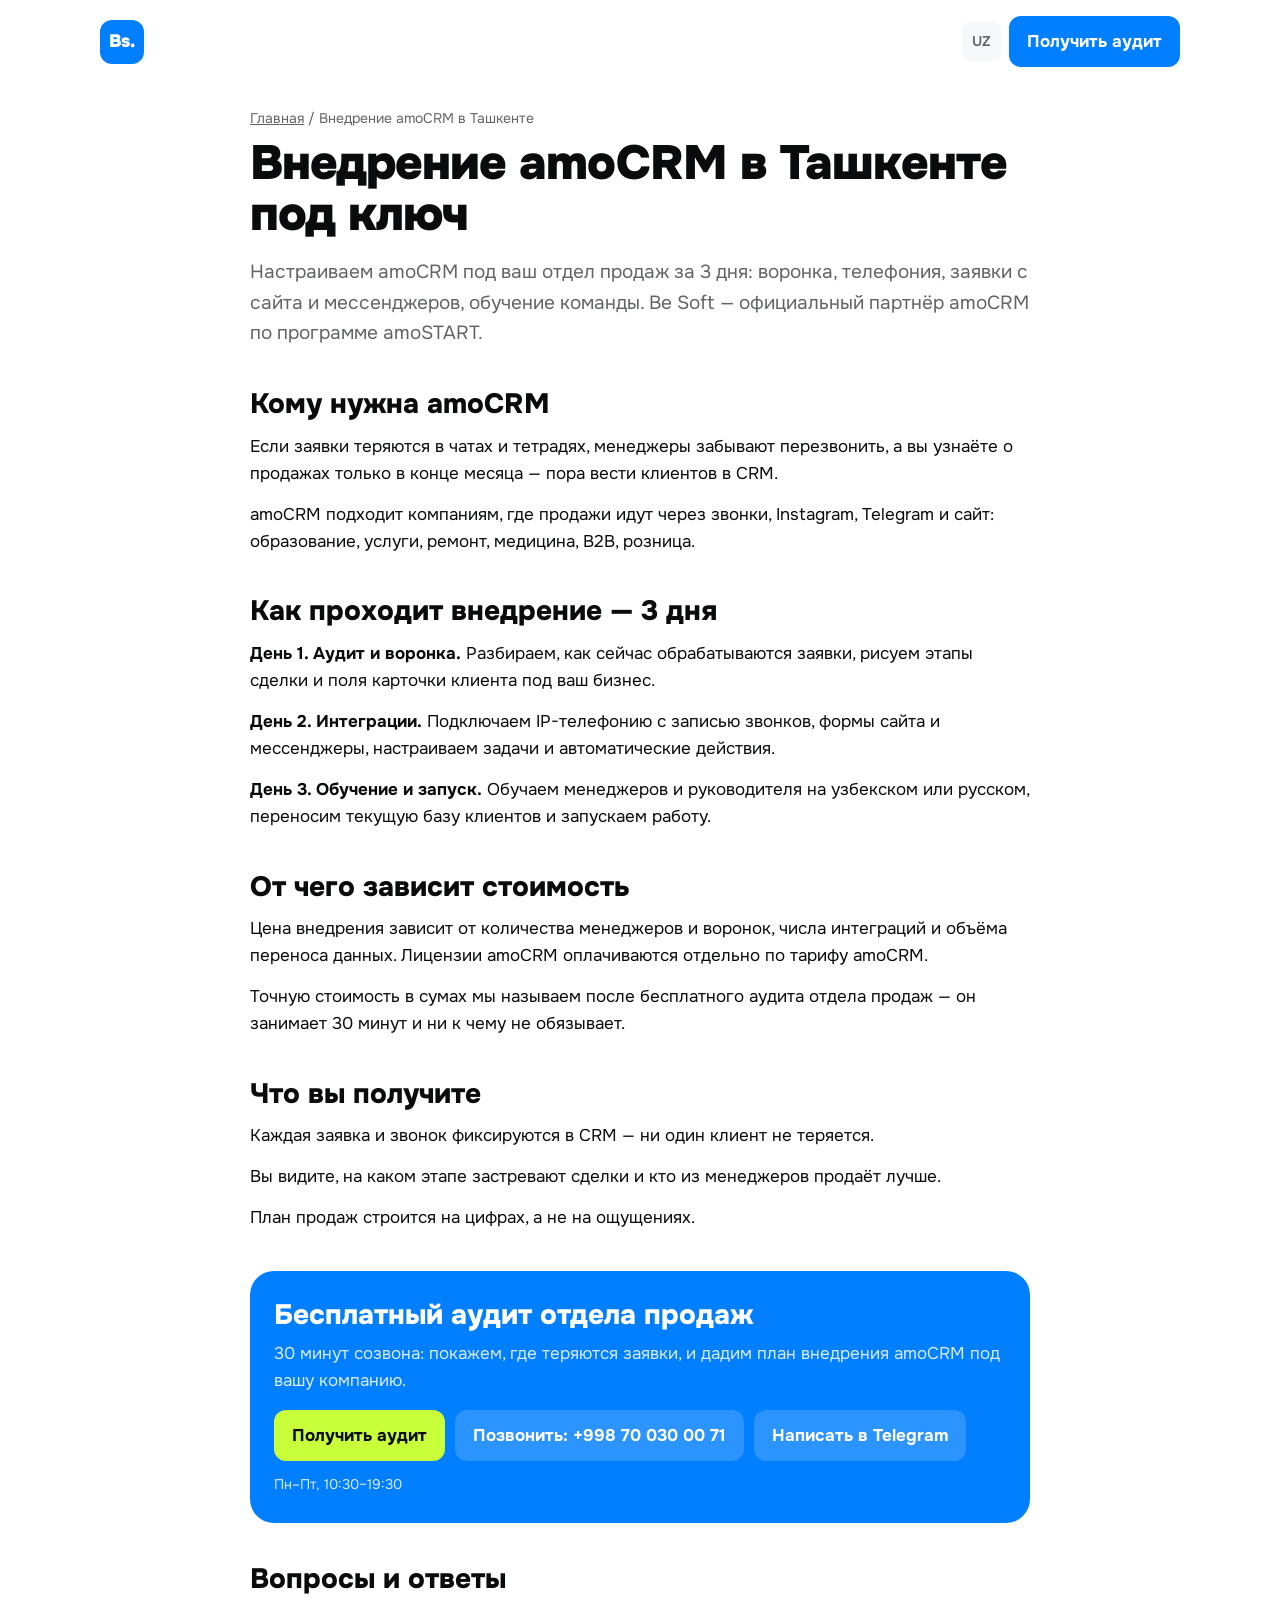
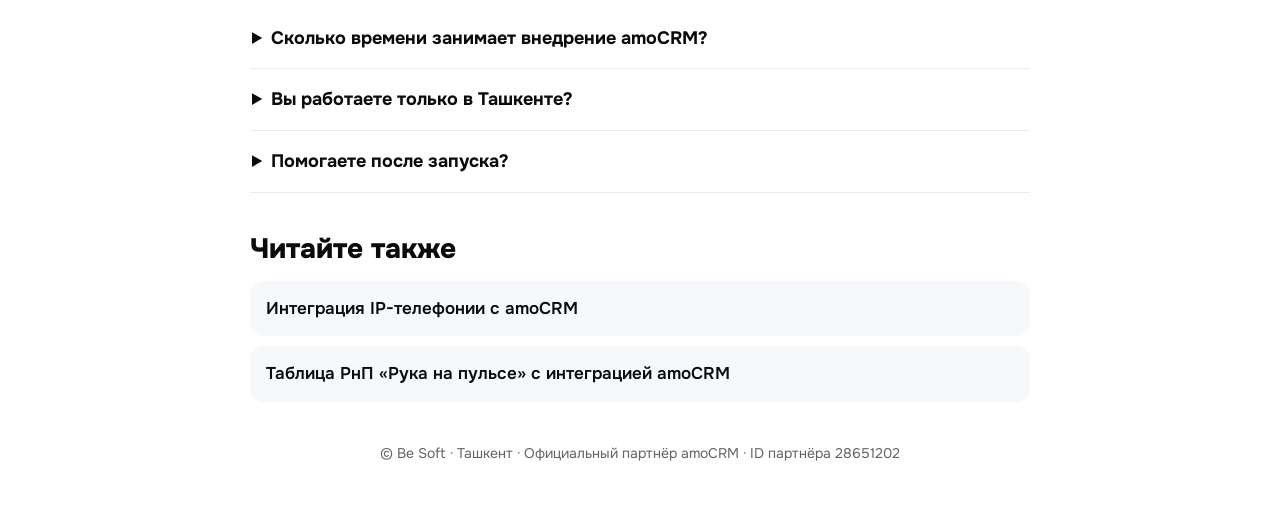
<file: amocrm-tashkent/index.html>
<!doctype html>
<html lang="ru">
<head>
<meta charset="utf-8">
<meta name="viewport" content="width=device-width,initial-scale=1">
<script>(function(m,e,t,r,i,k,a){m[i]=m[i]||function(){(m[i].a=m[i].a||[]).push(arguments)};m[i].l=1*new Date();for(var j=0;j<document.scripts.length;j++){if(document.scripts[j].src===r){return;}}k=e.createElement(t),a=e.getElementsByTagName(t)[0],k.async=1,k.src=r,a.parentNode.insertBefore(k,a)})(window,document,'script','https://mc.yandex.ru/metrika/tag.js?id=113791518','ym');ym(113791518,'init',{ssr:true,webvisor:true,clickmap:true,referrer:document.referrer,url:location.href,accurateTrackBounce:true,trackLinks:true});</script>
<noscript><div><img src="https://mc.yandex.ru/watch/113791518" style="position:absolute;left:-9999px" alt=""></div></noscript>
<title>Внедрение amoCRM в Ташкенте под ключ за 3 дня — Be Soft</title>
<meta name="description" content="Как проходит внедрение amoCRM в Ташкенте: этапы, сроки, от чего зависит цена, обучение менеджеров на узбекском и русском. Официальный партнёр amoCRM. Бесплатный аудит.">
<link rel="canonical" href="https://besoft.uz/amocrm-tashkent/">
<meta name="robots" content="index,follow,max-image-preview:large">
<link rel="alternate" hreflang="ru" href="https://besoft.uz/amocrm-tashkent/">
<link rel="alternate" hreflang="uz" href="https://besoft.uz/uz/amocrm-toshkent/">
<link rel="alternate" hreflang="x-default" href="https://besoft.uz/amocrm-tashkent/">
<meta name="theme-color" content="#027FFF">
<meta property="og:type" content="article"><meta property="og:site_name" content="Be Soft">
<meta property="og:title" content="Внедрение amoCRM в Ташкенте под ключ"><meta property="og:description" content="Как проходит внедрение amoCRM в Ташкенте: этапы, сроки, от чего зависит цена, обучение менеджеров на узбекском и русском. Официальный партнёр amoCRM. Бесплатный аудит.">
<meta property="og:url" content="https://besoft.uz/amocrm-tashkent/"><meta property="og:image" content="https://besoft.uz/og.png">
<meta name="twitter:card" content="summary_large_image">
<link rel="icon" href="data:image/svg+xml,%3Csvg xmlns='http://www.w3.org/2000/svg' viewBox='0 0 64 64'%3E%3Crect width='64' height='64' rx='14' fill='%23027FFF'/%3E%3Ctext x='8' y='44' font-family='Arial' font-weight='900' font-size='32' fill='white'%3EBs.%3C/text%3E%3C/svg%3E">
<link rel="preconnect" href="https://fonts.googleapis.com"><link rel="preconnect" href="https://fonts.gstatic.com" crossorigin>
<link rel="stylesheet" href="https://fonts.googleapis.com/css2?family=Onest:wght@400;600;700;800;900&display=swap">
<link rel="stylesheet" href="/assets/seo.css">
<script type="application/ld+json">{"@context": "https://schema.org", "@type": "BreadcrumbList", "itemListElement": [{"@type": "ListItem", "position": 1, "name": "Главная", "item": "https://besoft.uz/"}, {"@type": "ListItem", "position": 2, "name": "Внедрение amoCRM в Ташкенте", "item": "https://besoft.uz/amocrm-tashkent/"}]}</script>
<script type="application/ld+json">{"@context": "https://schema.org", "@type": "Service", "name": "Внедрение amoCRM в Ташкенте под ключ", "description": "Как проходит внедрение amoCRM в Ташкенте: этапы, сроки, от чего зависит цена, обучение менеджеров на узбекском и русском. Официальный партнёр amoCRM. Бесплатный аудит.", "areaServed": "Uzbekistan", "provider": {"@id": "https://besoft.uz/#org", "@type": "ProfessionalService", "name": "Be Soft", "url": "https://besoft.uz/", "telephone": ["+998700300071", "+998333733103"], "address": {"@type": "PostalAddress", "addressLocality": "Ташкент", "addressCountry": "UZ"}}}</script>
<script type="application/ld+json">{"@context": "https://schema.org", "@type": "FAQPage", "mainEntity": [{"@type": "Question", "name": "Сколько времени занимает внедрение amoCRM?", "acceptedAnswer": {"@type": "Answer", "text": "Базовое внедрение занимает 3 рабочих дня: настройка воронки, подключение телефонии и заявок, обучение менеджеров."}}, {"@type": "Question", "name": "Вы работаете только в Ташкенте?", "acceptedAnswer": {"@type": "Answer", "text": "Мы находимся в Ташкенте; аудит, настройку и обучение можно провести онлайн для компании из любого города Узбекистана."}}, {"@type": "Question", "name": "Помогаете после запуска?", "acceptedAnswer": {"@type": "Answer", "text": "Да, сопровождаем команду после запуска и отвечаем на вопросы менеджеров."}}]}</script>
</head>
<body>
<header class="top"><a class="logo" href="/" aria-label="Be Soft">Bs.</a><div class="top-r"><a class="lang" href="/uz/amocrm-toshkent/" hreflang="uz">UZ</a><a class="btn" href="/#form">Получить аудит</a></div></header>
<main class="wrap">
<nav class="crumbs"><a href="/">Главная</a> / Внедрение amoCRM в Ташкенте</nav>
<article>
<h1>Внедрение amoCRM в Ташкенте под ключ</h1>
<p class="lead">Настраиваем amoCRM под ваш отдел продаж за 3 дня: воронка, телефония, заявки с сайта и мессенджеров, обучение команды. Be Soft — официальный партнёр amoCRM по программе amoSTART.</p>
<h2>Кому нужна amoCRM</h2>
<p>Если заявки теряются в чатах и тетрадях, менеджеры забывают перезвонить, а вы узнаёте о продажах только в конце месяца — пора вести клиентов в CRM.</p>
<p>amoCRM подходит компаниям, где продажи идут через звонки, Instagram, Telegram и сайт: образование, услуги, ремонт, медицина, B2B, розница.</p>
<h2>Как проходит внедрение — 3 дня</h2>
<p><b>День 1. Аудит и воронка.</b> Разбираем, как сейчас обрабатываются заявки, рисуем этапы сделки и поля карточки клиента под ваш бизнес.</p>
<p><b>День 2. Интеграции.</b> Подключаем IP-телефонию с записью звонков, формы сайта и мессенджеры, настраиваем задачи и автоматические действия.</p>
<p><b>День 3. Обучение и запуск.</b> Обучаем менеджеров и руководителя на узбекском или русском, переносим текущую базу клиентов и запускаем работу.</p>
<h2>От чего зависит стоимость</h2>
<p>Цена внедрения зависит от количества менеджеров и воронок, числа интеграций и объёма переноса данных. Лицензии amoCRM оплачиваются отдельно по тарифу amoCRM.</p>
<p>Точную стоимость в сумах мы называем после бесплатного аудита отдела продаж — он занимает 30 минут и ни к чему не обязывает.</p>
<h2>Что вы получите</h2>
<p>Каждая заявка и звонок фиксируются в CRM — ни один клиент не теряется.</p>
<p>Вы видите, на каком этапе застревают сделки и кто из менеджеров продаёт лучше.</p>
<p>План продаж строится на цифрах, а не на ощущениях.</p>
</article>
<section class="cta"><h2>Бесплатный аудит отдела продаж</h2><p>30 минут созвона: покажем, где теряются заявки, и дадим план внедрения amoCRM под вашу компанию.</p><div class="row"><a class="btn" href="/#form">Получить аудит</a><a class="btn alt" href="tel:+998700300071">Позвонить: +998 70 030 00 71</a><a class="btn alt" href="https://t.me/sarvinoz_besoft?text=%D0%97%D0%B4%D1%80%D0%B0%D0%B2%D1%81%D1%82%D0%B2%D1%83%D0%B9%D1%82%D0%B5%21%20%D0%A5%D0%BE%D1%87%D1%83%20%D0%B8%D0%BD%D1%82%D0%B5%D0%B3%D1%80%D0%B8%D1%80%D0%BE%D0%B2%D0%B0%D1%82%D1%8C%20amoCRM%20%D0%B2%20%D1%81%D0%B2%D0%BE%D1%8E%20%D0%BA%D0%BE%D0%BC%D0%BF%D0%B0%D0%BD%D0%B8%D1%8E%20%D0%B8%20%D0%BE%D0%B1%D1%81%D1%83%D0%B4%D0%B8%D1%82%D1%8C%20%D0%B2%D1%81%D0%B5%20%D0%B4%D0%B5%D1%82%D0%B0%D0%BB%D0%B8." target="_blank" rel="noopener">Написать в Telegram</a></div><p style="margin:12px 0 0;font-size:14px">Пн–Пт, 10:30–19:30</p></section>
<section><h2>Вопросы и ответы</h2><details><summary>Сколько времени занимает внедрение amoCRM?</summary><p>Базовое внедрение занимает 3 рабочих дня: настройка воронки, подключение телефонии и заявок, обучение менеджеров.</p></details><details><summary>Вы работаете только в Ташкенте?</summary><p>Мы находимся в Ташкенте; аудит, настройку и обучение можно провести онлайн для компании из любого города Узбекистана.</p></details><details><summary>Помогаете после запуска?</summary><p>Да, сопровождаем команду после запуска и отвечаем на вопросы менеджеров.</p></details></section>
<section><h2>Читайте также</h2><ul class="more"><li><a href="/amocrm-telefoniya/">Интеграция IP-телефонии с amoCRM</a></li><li><a href="/rnp-amocrm/">Таблица РнП «Рука на пульсе» с интеграцией amoCRM</a></li></ul></section>
</main>
<footer>© Be Soft · Ташкент · Официальный партнёр amoCRM · ID партнёра 28651202</footer>
<script>(function(){var q=new URLSearchParams(location.search),s;if(q.get("utm_source")){s={};["utm_source","utm_medium","utm_campaign","utm_content","utm_term"].forEach(function(k){s[k]=q.get(k)||""})}else{var h="";try{h=new URL(document.referrer).hostname.replace(/^www\./,"")}catch(e){}var se=[["google","google"],["yandex","yandex"],["ya.ru","yandex"],["bing","bing"],["mail.ru","mail"],["duckduckgo","duckduckgo"]].find(function(x){return h.indexOf(x[0])>-1});if(se)s={utm_source:se[1],utm_medium:"organic",utm_campaign:"seo"};else if(h&&h!==location.hostname)s={utm_source:h,utm_medium:"referral",utm_campaign:""};else s={utm_source:"direct",utm_medium:"none",utm_campaign:""};s.utm_content=location.pathname;s.utm_term="";try{var o=JSON.parse(localStorage.getItem("besoft-src")||"null");if(o&&o.t>Date.now()-2592e6&&(s.utm_source==="direct"||o.utm_medium!=="none"))s=o}catch(e){}}try{if(!s.t)s.t=Date.now();localStorage.setItem("besoft-src",JSON.stringify(s))}catch(e){}
document.querySelectorAll("a[href^='tel:']").forEach(function(a){a.addEventListener("click",function(){try{ym(113791518,"reachGoal","call_click")}catch(e){}})});
document.querySelectorAll("a[href*='t.me/']").forEach(function(a){a.addEventListener("click",function(){try{ym(113791518,"reachGoal","tg_click")}catch(e){}})})})();</script>
</body>
</html>
</file>
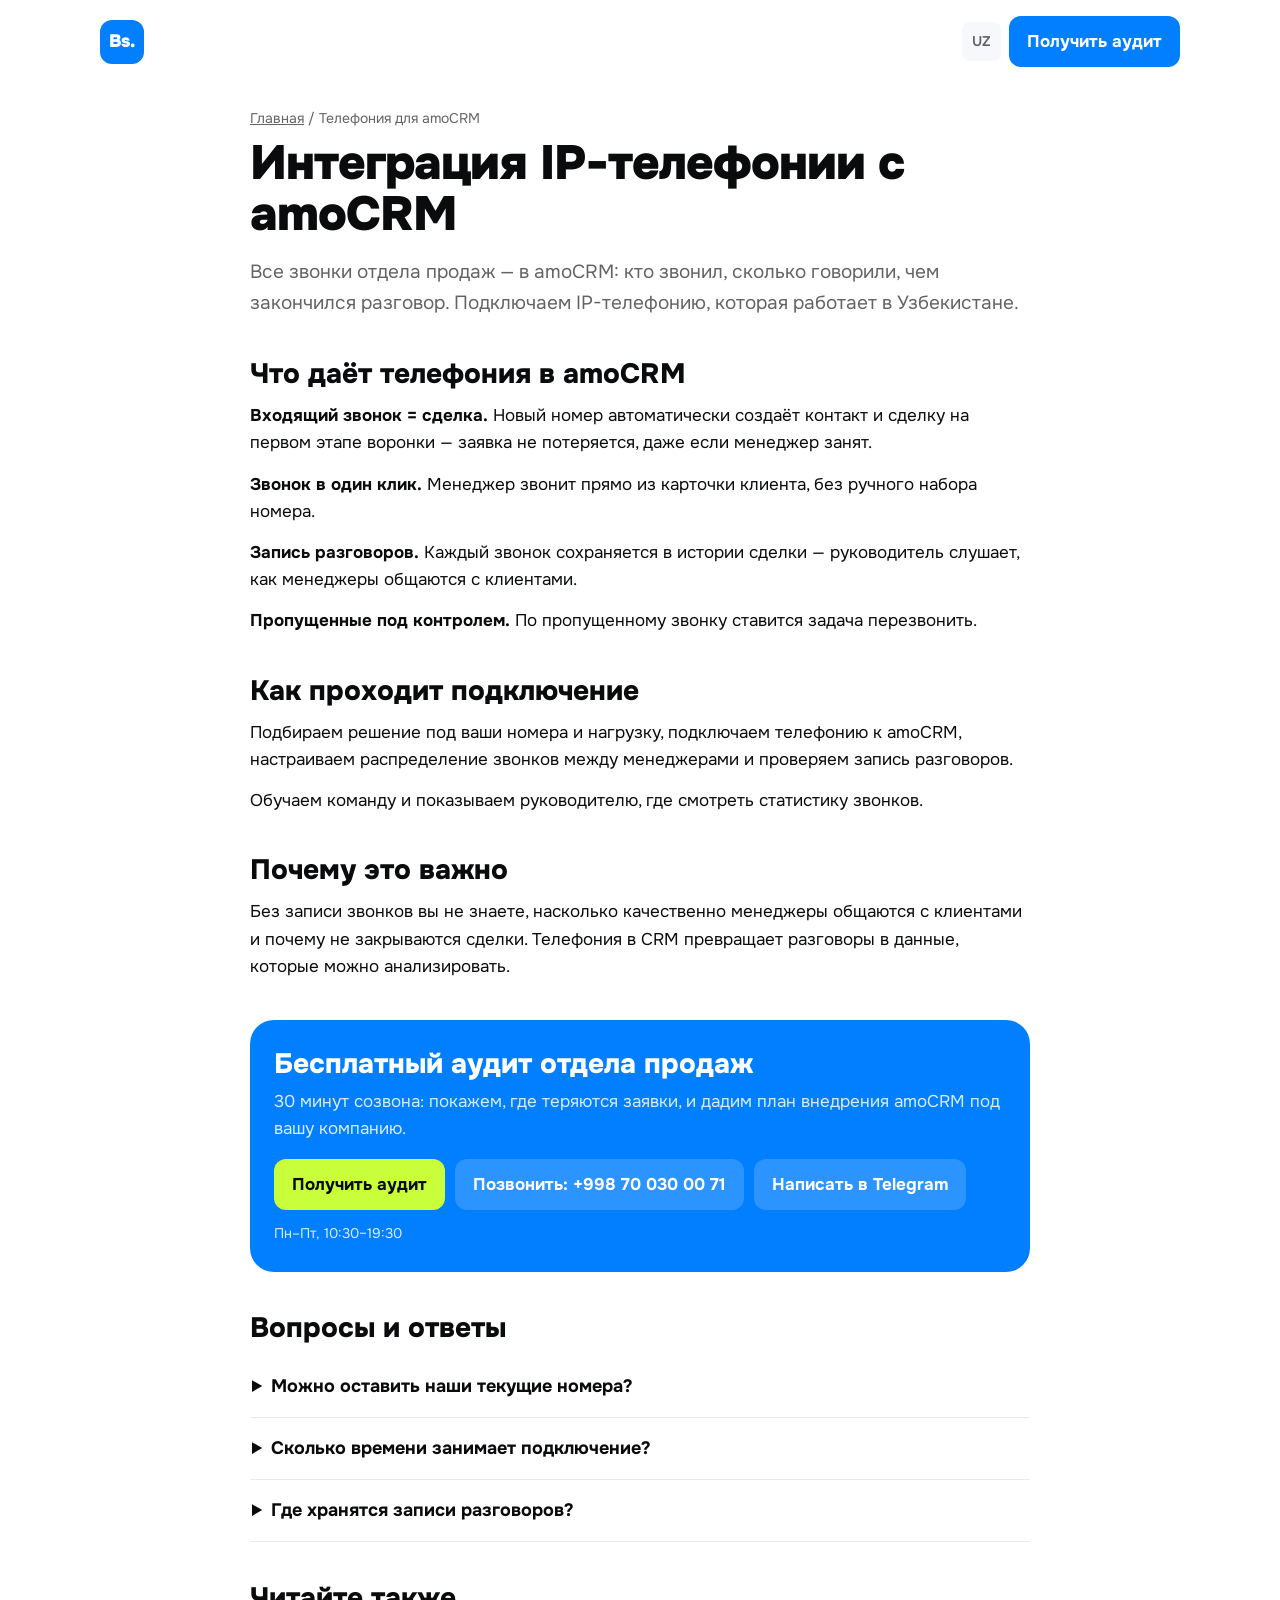
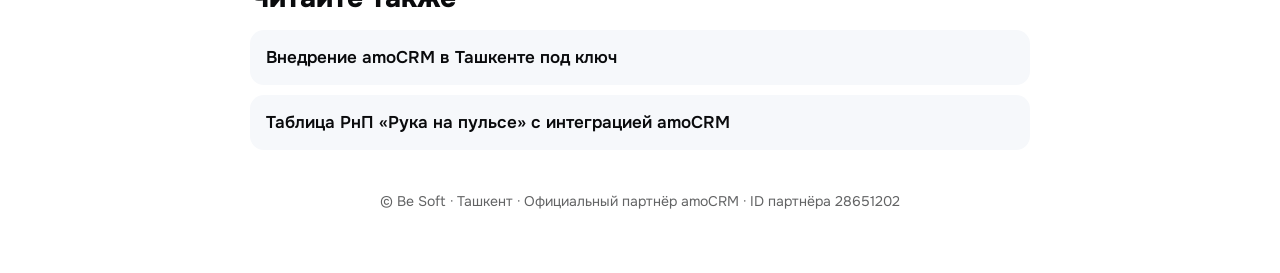
<file: amocrm-telefoniya/index.html>
<!doctype html>
<html lang="ru">
<head>
<meta charset="utf-8">
<meta name="viewport" content="width=device-width,initial-scale=1">
<script>(function(m,e,t,r,i,k,a){m[i]=m[i]||function(){(m[i].a=m[i].a||[]).push(arguments)};m[i].l=1*new Date();for(var j=0;j<document.scripts.length;j++){if(document.scripts[j].src===r){return;}}k=e.createElement(t),a=e.getElementsByTagName(t)[0],k.async=1,k.src=r,a.parentNode.insertBefore(k,a)})(window,document,'script','https://mc.yandex.ru/metrika/tag.js?id=113791518','ym');ym(113791518,'init',{ssr:true,webvisor:true,clickmap:true,referrer:document.referrer,url:location.href,accurateTrackBounce:true,trackLinks:true});</script>
<noscript><div><img src="https://mc.yandex.ru/watch/113791518" style="position:absolute;left:-9999px" alt=""></div></noscript>
<title>Интеграция IP-телефонии с amoCRM в Узбекистане — Be Soft</title>
<meta name="description" content="Подключим IP-телефонию к amoCRM: звонки из карточки клиента, запись разговоров, автоматическое создание сделок по входящим звонкам. Настройка за 3 дня в Ташкенте.">
<link rel="canonical" href="https://besoft.uz/amocrm-telefoniya/">
<meta name="robots" content="index,follow,max-image-preview:large">
<link rel="alternate" hreflang="ru" href="https://besoft.uz/amocrm-telefoniya/">
<link rel="alternate" hreflang="uz" href="https://besoft.uz/uz/amocrm-telefoniya/">
<link rel="alternate" hreflang="x-default" href="https://besoft.uz/amocrm-telefoniya/">
<meta name="theme-color" content="#027FFF">
<meta property="og:type" content="article"><meta property="og:site_name" content="Be Soft">
<meta property="og:title" content="Интеграция IP-телефонии с amoCRM"><meta property="og:description" content="Подключим IP-телефонию к amoCRM: звонки из карточки клиента, запись разговоров, автоматическое создание сделок по входящим звонкам. Настройка за 3 дня в Ташкенте.">
<meta property="og:url" content="https://besoft.uz/amocrm-telefoniya/"><meta property="og:image" content="https://besoft.uz/og.png">
<meta name="twitter:card" content="summary_large_image">
<link rel="icon" href="data:image/svg+xml,%3Csvg xmlns='http://www.w3.org/2000/svg' viewBox='0 0 64 64'%3E%3Crect width='64' height='64' rx='14' fill='%23027FFF'/%3E%3Ctext x='8' y='44' font-family='Arial' font-weight='900' font-size='32' fill='white'%3EBs.%3C/text%3E%3C/svg%3E">
<link rel="preconnect" href="https://fonts.googleapis.com"><link rel="preconnect" href="https://fonts.gstatic.com" crossorigin>
<link rel="stylesheet" href="https://fonts.googleapis.com/css2?family=Onest:wght@400;600;700;800;900&display=swap">
<link rel="stylesheet" href="/assets/seo.css">
<script type="application/ld+json">{"@context": "https://schema.org", "@type": "BreadcrumbList", "itemListElement": [{"@type": "ListItem", "position": 1, "name": "Главная", "item": "https://besoft.uz/"}, {"@type": "ListItem", "position": 2, "name": "Телефония для amoCRM", "item": "https://besoft.uz/amocrm-telefoniya/"}]}</script>
<script type="application/ld+json">{"@context": "https://schema.org", "@type": "Service", "name": "Интеграция IP-телефонии с amoCRM", "description": "Подключим IP-телефонию к amoCRM: звонки из карточки клиента, запись разговоров, автоматическое создание сделок по входящим звонкам. Настройка за 3 дня в Ташкенте.", "areaServed": "Uzbekistan", "provider": {"@id": "https://besoft.uz/#org", "@type": "ProfessionalService", "name": "Be Soft", "url": "https://besoft.uz/", "telephone": ["+998700300071", "+998333733103"], "address": {"@type": "PostalAddress", "addressLocality": "Ташкент", "addressCountry": "UZ"}}}</script>
<script type="application/ld+json">{"@context": "https://schema.org", "@type": "FAQPage", "mainEntity": [{"@type": "Question", "name": "Можно оставить наши текущие номера?", "acceptedAnswer": {"@type": "Answer", "text": "Чаще всего да — решение подбираем на аудите под ваши номера и операторов."}}, {"@type": "Question", "name": "Сколько времени занимает подключение?", "acceptedAnswer": {"@type": "Answer", "text": "Телефония подключается в рамках внедрения amoCRM — базовое внедрение занимает 3 дня."}}, {"@type": "Question", "name": "Где хранятся записи разговоров?", "acceptedAnswer": {"@type": "Answer", "text": "Записи доступны в карточке сделки в amoCRM: их можно прослушать прямо из истории клиента."}}]}</script>
</head>
<body>
<header class="top"><a class="logo" href="/" aria-label="Be Soft">Bs.</a><div class="top-r"><a class="lang" href="/uz/amocrm-telefoniya/" hreflang="uz">UZ</a><a class="btn" href="/#form">Получить аудит</a></div></header>
<main class="wrap">
<nav class="crumbs"><a href="/">Главная</a> / Телефония для amoCRM</nav>
<article>
<h1>Интеграция IP-телефонии с amoCRM</h1>
<p class="lead">Все звонки отдела продаж — в amoCRM: кто звонил, сколько говорили, чем закончился разговор. Подключаем IP-телефонию, которая работает в Узбекистане.</p>
<h2>Что даёт телефония в amoCRM</h2>
<p><b>Входящий звонок = сделка.</b> Новый номер автоматически создаёт контакт и сделку на первом этапе воронки — заявка не потеряется, даже если менеджер занят.</p>
<p><b>Звонок в один клик.</b> Менеджер звонит прямо из карточки клиента, без ручного набора номера.</p>
<p><b>Запись разговоров.</b> Каждый звонок сохраняется в истории сделки — руководитель слушает, как менеджеры общаются с клиентами.</p>
<p><b>Пропущенные под контролем.</b> По пропущенному звонку ставится задача перезвонить.</p>
<h2>Как проходит подключение</h2>
<p>Подбираем решение под ваши номера и нагрузку, подключаем телефонию к amoCRM, настраиваем распределение звонков между менеджерами и проверяем запись разговоров.</p>
<p>Обучаем команду и показываем руководителю, где смотреть статистику звонков.</p>
<h2>Почему это важно</h2>
<p>Без записи звонков вы не знаете, насколько качественно менеджеры общаются с клиентами и почему не закрываются сделки. Телефония в CRM превращает разговоры в данные, которые можно анализировать.</p>
</article>
<section class="cta"><h2>Бесплатный аудит отдела продаж</h2><p>30 минут созвона: покажем, где теряются заявки, и дадим план внедрения amoCRM под вашу компанию.</p><div class="row"><a class="btn" href="/#form">Получить аудит</a><a class="btn alt" href="tel:+998700300071">Позвонить: +998 70 030 00 71</a><a class="btn alt" href="https://t.me/sarvinoz_besoft?text=%D0%97%D0%B4%D1%80%D0%B0%D0%B2%D1%81%D1%82%D0%B2%D1%83%D0%B9%D1%82%D0%B5%21%20%D0%A5%D0%BE%D1%87%D1%83%20%D0%B8%D0%BD%D1%82%D0%B5%D0%B3%D1%80%D0%B8%D1%80%D0%BE%D0%B2%D0%B0%D1%82%D1%8C%20amoCRM%20%D0%B2%20%D1%81%D0%B2%D0%BE%D1%8E%20%D0%BA%D0%BE%D0%BC%D0%BF%D0%B0%D0%BD%D0%B8%D1%8E%20%D0%B8%20%D0%BE%D0%B1%D1%81%D1%83%D0%B4%D0%B8%D1%82%D1%8C%20%D0%B2%D1%81%D0%B5%20%D0%B4%D0%B5%D1%82%D0%B0%D0%BB%D0%B8." target="_blank" rel="noopener">Написать в Telegram</a></div><p style="margin:12px 0 0;font-size:14px">Пн–Пт, 10:30–19:30</p></section>
<section><h2>Вопросы и ответы</h2><details><summary>Можно оставить наши текущие номера?</summary><p>Чаще всего да — решение подбираем на аудите под ваши номера и операторов.</p></details><details><summary>Сколько времени занимает подключение?</summary><p>Телефония подключается в рамках внедрения amoCRM — базовое внедрение занимает 3 дня.</p></details><details><summary>Где хранятся записи разговоров?</summary><p>Записи доступны в карточке сделки в amoCRM: их можно прослушать прямо из истории клиента.</p></details></section>
<section><h2>Читайте также</h2><ul class="more"><li><a href="/amocrm-tashkent/">Внедрение amoCRM в Ташкенте под ключ</a></li><li><a href="/rnp-amocrm/">Таблица РнП «Рука на пульсе» с интеграцией amoCRM</a></li></ul></section>
</main>
<footer>© Be Soft · Ташкент · Официальный партнёр amoCRM · ID партнёра 28651202</footer>
<script>(function(){var q=new URLSearchParams(location.search),s;if(q.get("utm_source")){s={};["utm_source","utm_medium","utm_campaign","utm_content","utm_term"].forEach(function(k){s[k]=q.get(k)||""})}else{var h="";try{h=new URL(document.referrer).hostname.replace(/^www\./,"")}catch(e){}var se=[["google","google"],["yandex","yandex"],["ya.ru","yandex"],["bing","bing"],["mail.ru","mail"],["duckduckgo","duckduckgo"]].find(function(x){return h.indexOf(x[0])>-1});if(se)s={utm_source:se[1],utm_medium:"organic",utm_campaign:"seo"};else if(h&&h!==location.hostname)s={utm_source:h,utm_medium:"referral",utm_campaign:""};else s={utm_source:"direct",utm_medium:"none",utm_campaign:""};s.utm_content=location.pathname;s.utm_term="";try{var o=JSON.parse(localStorage.getItem("besoft-src")||"null");if(o&&o.t>Date.now()-2592e6&&(s.utm_source==="direct"||o.utm_medium!=="none"))s=o}catch(e){}}try{if(!s.t)s.t=Date.now();localStorage.setItem("besoft-src",JSON.stringify(s))}catch(e){}
document.querySelectorAll("a[href^='tel:']").forEach(function(a){a.addEventListener("click",function(){try{ym(113791518,"reachGoal","call_click")}catch(e){}})});
document.querySelectorAll("a[href*='t.me/']").forEach(function(a){a.addEventListener("click",function(){try{ym(113791518,"reachGoal","tg_click")}catch(e){}})})})();</script>
</body>
</html>
</file>
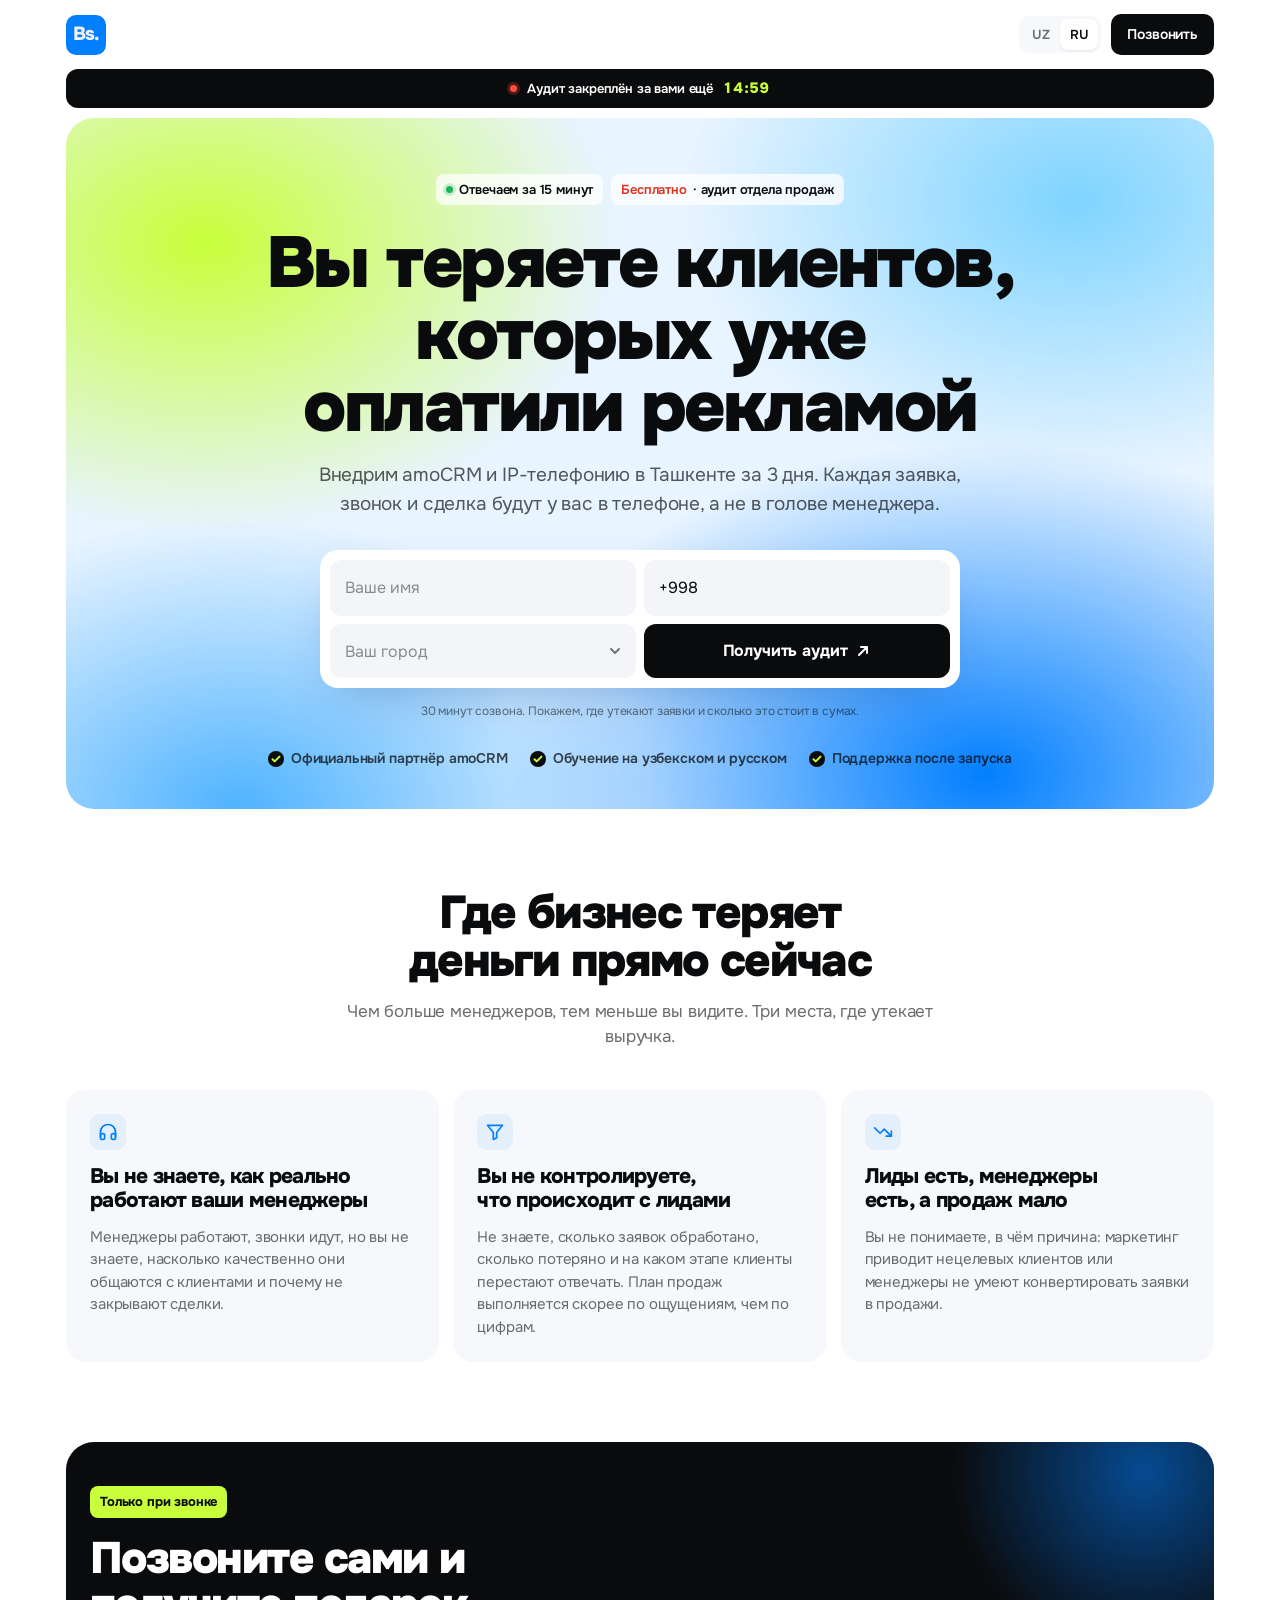
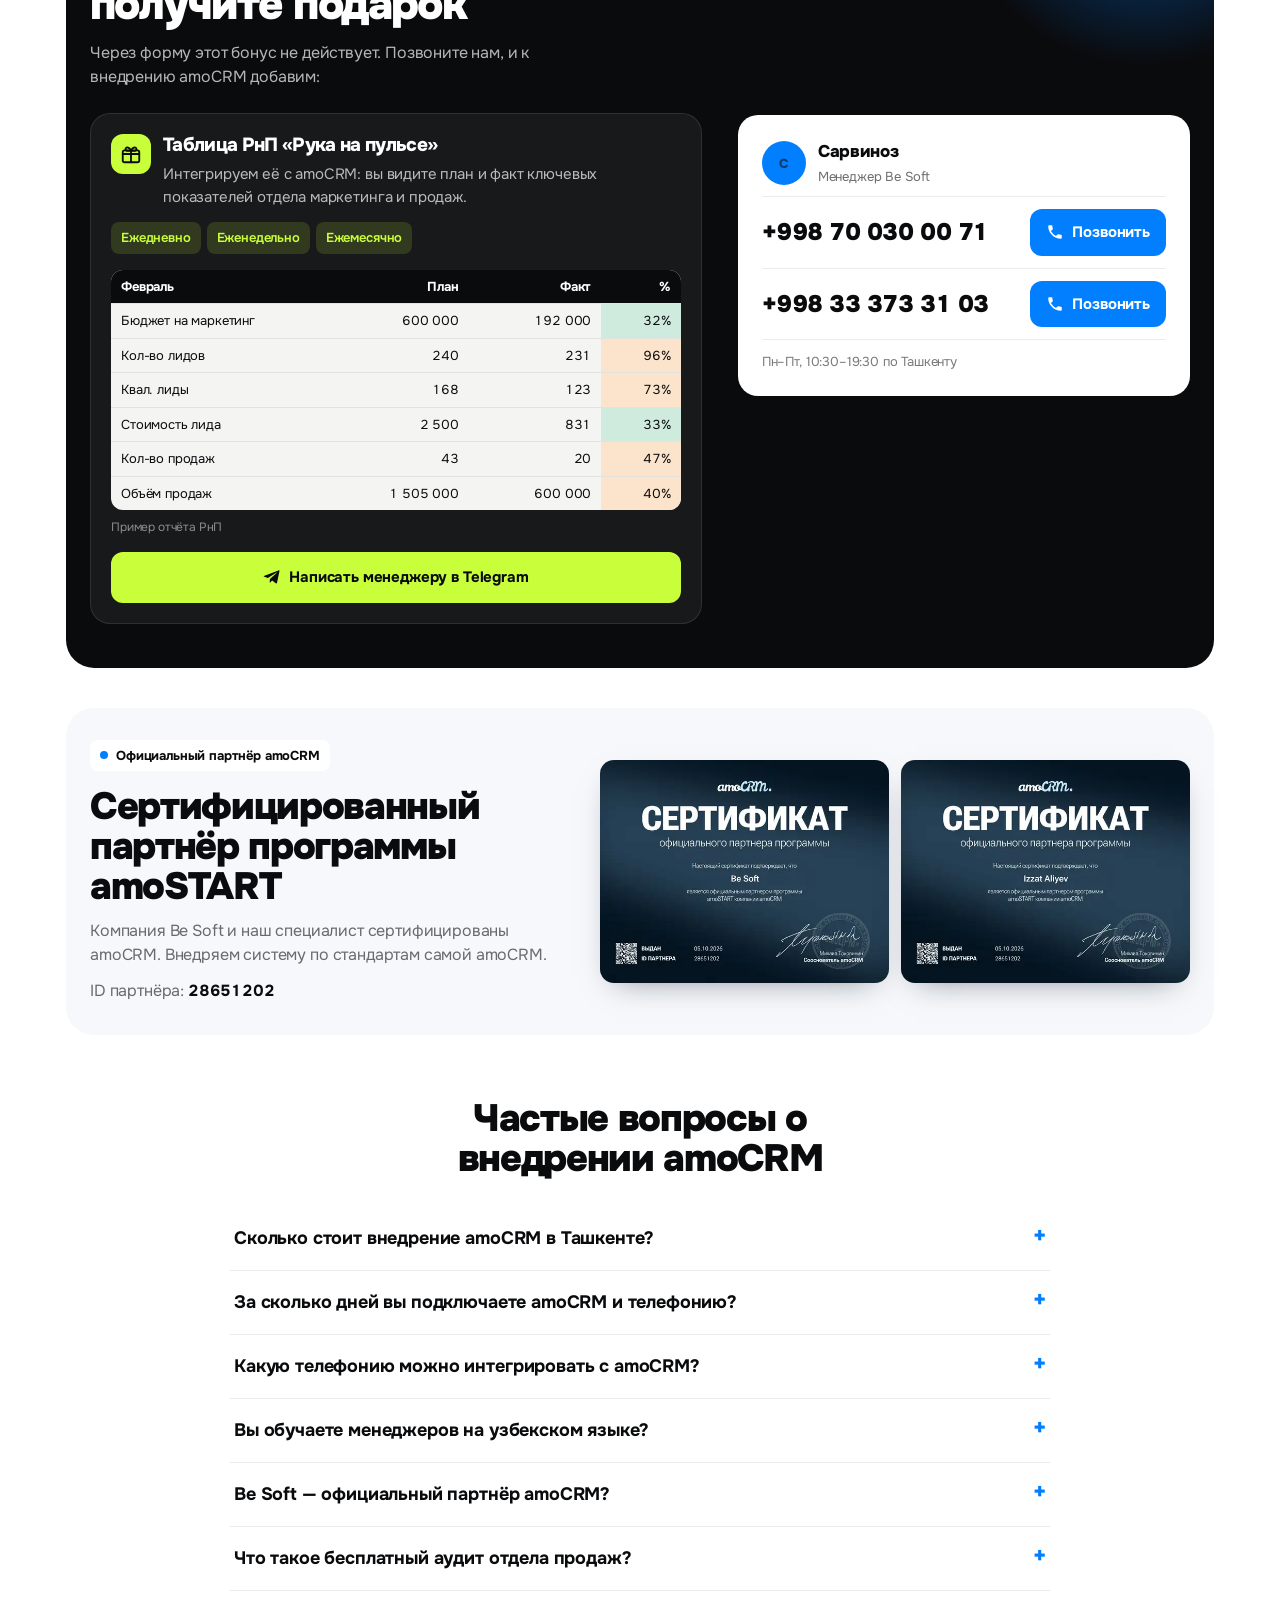
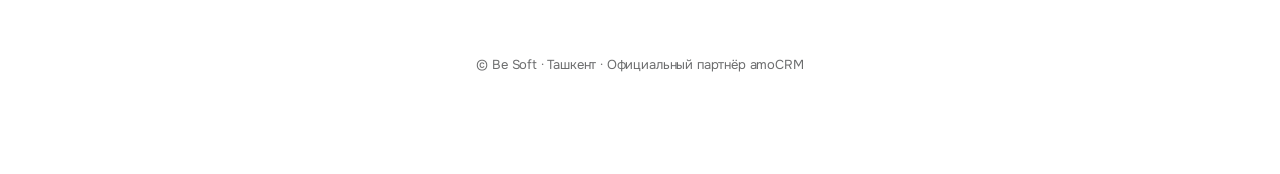
<file: audit/index.html>
<!doctype html>
<html lang="ru">
<head>
<meta charset="utf-8">
<meta name="viewport" content="width=device-width,initial-scale=1,viewport-fit=cover">
<!-- Yandex.Metrika counter -->
<script type="text/javascript">
    (function(m,e,t,r,i,k,a){
        m[i]=m[i]||function(){(m[i].a=m[i].a||[]).push(arguments)};
        m[i].l=1*new Date();
        for (var j = 0; j < document.scripts.length; j++) {if (document.scripts[j].src === r) { return; }}
        k=e.createElement(t),a=e.getElementsByTagName(t)[0],k.async=1,k.src=r,a.parentNode.insertBefore(k,a)
    })(window, document,'script','https://mc.yandex.ru/metrika/tag.js?id=113791518', 'ym');

    ym(113791518, 'init', {ssr:true, webvisor:true, clickmap:true, ecommerce:"dataLayer", referrer: document.referrer, url: location.href, accurateTrackBounce:true, trackLinks:true});
</script>
<noscript><div><img src="https://mc.yandex.ru/watch/113791518" style="position:absolute; left:-9999px;" alt="" /></div></noscript>
<!-- /Yandex.Metrika counter -->
<!-- Meta Pixel Code -->
<script>
!function(f,b,e,v,n,t,s)
{if(f.fbq)return;n=f.fbq=function(){n.callMethod?
n.callMethod.apply(n,arguments):n.queue.push(arguments)};
if(!f._fbq)f._fbq=n;n.push=n;n.loaded=!0;n.version='2.0';
n.queue=[];t=b.createElement(e);t.async=!0;
t.src=v;s=b.getElementsByTagName(e)[0];
s.parentNode.insertBefore(t,s)}(window, document,'script',
'https://connect.facebook.net/en_US/fbevents.js');
fbq('init', '1070364429371131');
fbq('track', 'PageView');
</script>
<noscript><img height="1" width="1" style="display:none" src="https://www.facebook.com/tr?id=1070364429371131&ev=PageView&noscript=1"/></noscript>
<!-- End Meta Pixel Code -->
<title>Внедрение amoCRM в Ташкенте за 3 дня — Be Soft, официальный партнёр</title>
<meta name="description" content="Внедрение и настройка amoCRM, интеграция IP-телефонии в Ташкенте за 3 дня. Официальный партнёр amoCRM. Обучение на узбекском и русском. Бесплатный аудит отдела продаж.">
<link rel="canonical" href="https://besoft.uz/">
<meta name="robots" content="noindex,follow">
<link rel="alternate" hreflang="ru" href="https://besoft.uz/">
<link rel="alternate" hreflang="uz" href="https://besoft.uz/uz/">
<link rel="alternate" hreflang="x-default" href="https://besoft.uz/">
<meta name="theme-color" content="#027FFF">
<meta property="og:type" content="website">
<meta property="og:site_name" content="Be Soft">
<meta property="og:locale" content="ru_RU">
<meta property="og:title" content="Внедрение amoCRM и телефонии в Ташкенте за 3 дня">
<meta property="og:description" content="Внедрение и настройка amoCRM, интеграция IP-телефонии в Ташкенте за 3 дня. Официальный партнёр amoCRM. Обучение на узбекском и русском. Бесплатный аудит отдела продаж.">
<meta property="og:url" content="https://besoft.uz/">
<meta property="og:image" content="https://besoft.uz/og.png">
<meta property="og:image:width" content="1200"><meta property="og:image:height" content="630">
<meta name="twitter:card" content="summary_large_image">
<script type="application/ld+json">{"@context":"https://schema.org","@type":"ProfessionalService","@id":"https://besoft.uz/#org","name":"Be Soft","url":"https://besoft.uz/","logo":"https://besoft.uz/og.png","image":"https://besoft.uz/og.png","description":"Внедрение и настройка amoCRM, интеграция IP-телефонии в Ташкенте за 3 дня. Официальный партнёр amoCRM. Обучение на узбекском и русском. Бесплатный аудит отдела продаж.","telephone":["+998700300071","+998333733103"],"address":{"@type":"PostalAddress","addressLocality":"Ташкент","addressCountry":"UZ"},"areaServed":{"@type":"Country","name":"Uzbekistan"},"openingHoursSpecification":[{"@type":"OpeningHoursSpecification","dayOfWeek":["Monday","Tuesday","Wednesday","Thursday","Friday"],"opens":"10:30","closes":"19:30"}],"sameAs":["https://t.me/sarvinoz_besoft"],"knowsLanguage":["uz","ru"],"makesOffer":{"@type":"Offer","itemOffered":{"@type":"Service","name":"Внедрение amoCRM и интеграция телефонии","areaServed":"Tashkent"}}}</script>
<script type="application/ld+json">{"@context":"https://schema.org","@type":"FAQPage","mainEntity":[{"@type":"Question","name":"Сколько стоит внедрение amoCRM в Ташкенте?","acceptedAnswer":{"@type":"Answer","text":"Цена зависит от числа менеджеров, воронок и интеграций. Точную стоимость в сумах назовём после бесплатного аудита отдела продаж — он занимает 30 минут."}},{"@type":"Question","name":"За сколько дней вы подключаете amoCRM и телефонию?","acceptedAnswer":{"@type":"Answer","text":"Базовое внедрение — 3 дня: настраиваем воронку продаж, подключаем IP-телефонию с записью звонков, Instagram, Telegram и формы сайта, обучаем менеджеров."}},{"@type":"Question","name":"Какую телефонию можно интегрировать с amoCRM?","acceptedAnswer":{"@type":"Answer","text":"Подключаем IP-телефонию, которая работает в Узбекистане: звонки из карточки клиента, запись разговоров и автоматическое создание сделок по входящим звонкам."}},{"@type":"Question","name":"Вы обучаете менеджеров на узбекском языке?","acceptedAnswer":{"@type":"Answer","text":"Да. Обучаем на узбекском и русском и поддерживаем команду после запуска."}},{"@type":"Question","name":"Be Soft — официальный партнёр amoCRM?","acceptedAnswer":{"@type":"Answer","text":"Да. Be Soft — сертифицированный партнёр amoCRM по программе amoSTART, ID партнёра 28651202."}},{"@type":"Question","name":"Что такое бесплатный аудит отдела продаж?","acceptedAnswer":{"@type":"Answer","text":"30-минутный созвон: смотрим, как сейчас обрабатываются заявки, где теряются клиенты и сколько это стоит бизнесу. Даём план внедрения amoCRM под вашу компанию."}}]}</script>
<link rel="icon" href="data:image/svg+xml,%3Csvg xmlns='http://www.w3.org/2000/svg' viewBox='0 0 64 64'%3E%3Crect width='64' height='64' rx='14' fill='%23027FFF'/%3E%3Ctext x='8' y='44' font-family='Arial' font-weight='900' font-size='32' fill='white'%3EBs.%3C/text%3E%3C/svg%3E">
<link rel="preconnect" href="https://fonts.googleapis.com">
<link rel="preconnect" href="https://fonts.gstatic.com" crossorigin>
<link rel="stylesheet" href="https://fonts.googleapis.com/css2?family=Onest:wght@400;500;600;700;800;900&display=swap">
<style>
/* Layout: careerspace-style — white page, one big rounded hero card with a blue/lime mesh and the form inside it; 3 tinted cards; dark call band. Centered, short, one action. */
:root{
  --bg:#FFFFFF; --soft:#F6F8FB; --ink:#0A0B0D; --muted:rgba(10,11,13,.6); --line:rgba(10,11,13,.08);
  --blue:#027FFF; --blue-soft:rgba(2,127,255,.08); --lime:#C8FF3A; --coral:#FF4D3D; --card:#FFFFFF;
  --dark:#0A0B0D; --on-dark:#FFFFFF;
  --sans:"Onest","Helvetica Neue",Arial,sans-serif;
}
@media (prefers-color-scheme: dark){:root:not([data-theme="light"]){
  --bg:#0B0C0F; --soft:#14161B; --ink:#F2F3F5; --muted:rgba(242,243,245,.62); --line:rgba(255,255,255,.09);
  --blue:#2B93FF; --blue-soft:rgba(43,147,255,.12); --card:#14161B; --dark:#16181D; color-scheme:dark}}
:root[data-theme="dark"]{
  --bg:#0B0C0F; --soft:#14161B; --ink:#F2F3F5; --muted:rgba(242,243,245,.62); --line:rgba(255,255,255,.09);
  --blue:#2B93FF; --blue-soft:rgba(43,147,255,.12); --card:#14161B; --dark:#16181D; color-scheme:dark}

*{box-sizing:border-box}
body{background:var(--bg);color:var(--ink);font-family:var(--sans);font-size:16px;line-height:1.5;-webkit-font-smoothing:antialiased;letter-spacing:-.01em}
.wrap{max-width:1180px;margin:0 auto;padding-left:max(16px,env(safe-area-inset-left,0px));padding-right:max(16px,env(safe-area-inset-right,0px))}
h1,h2,h3{margin:0;text-wrap:balance;letter-spacing:-.035em}
p{margin:0}
:focus-visible{outline:2px solid var(--blue);outline-offset:2px}

/* header */
.top{display:flex;align-items:center;justify-content:space-between;gap:12px;padding-block:14px}
.logo{text-decoration:none}.mark{width:40px;height:40px;border-radius:10px;background:#027FFF;color:#F2F1F1;font-weight:800;font-size:19px;letter-spacing:-.05em;display:flex;align-items:center;justify-content:center;line-height:1}.mark i{font-style:normal}
.top-r{display:flex;align-items:center;gap:10px}
.lang{display:flex;background:var(--soft);border-radius:10px;padding:3px}
.lang a,.lang button{all:unset;cursor:pointer;font-size:13px;font-weight:600;padding:6px 10px;border-radius:8px;color:var(--muted)}
.lang [aria-pressed="true"]{background:var(--card);color:var(--ink);box-shadow:0 1px 2px rgba(0,0,0,.08)}
.top-cta{all:unset;cursor:pointer;background:var(--ink);color:var(--bg);font-weight:600;font-size:14px;padding:10px 16px;border-radius:10px}

/* hero card */
.hero{position:relative;overflow:hidden;border-radius:28px;padding-block:56px 40px;padding-inline:20px;text-align:center;color:#0A0B0D;
  background:
    radial-gradient(60% 70% at 12% 18%, #C8FF3A 0%, rgba(200,255,58,0) 60%),
    radial-gradient(55% 65% at 88% 12%, #7FD4FF 0%, rgba(127,212,255,0) 62%),
    radial-gradient(70% 80% at 80% 95%, #027FFF 0%, rgba(2,127,255,0) 60%),
    radial-gradient(60% 70% at 15% 100%, #4FB3FF 0%, rgba(79,179,255,0) 60%),
    #E8F4FF}
.badges{display:flex;justify-content:center;flex-wrap:wrap;gap:8px;margin-bottom:22px}
.badge{display:inline-flex;align-items:center;gap:6px;background:rgba(255,255,255,.75);backdrop-filter:blur(6px);border-radius:8px;padding:6px 10px;font-size:13px;font-weight:600}
.badge .hot{color:#E0301E}
.dot{width:7px;height:7px;border-radius:50%;background:#1BB35A;box-shadow:0 0 0 3px rgba(27,179,90,.2)}
.hero h1{font-size:clamp(34px,6.4vw,72px);line-height:1;font-weight:900;max-width:17ch;margin-inline:auto}
.hero .sub{margin:18px auto 0;font-size:clamp(16px,1.8vw,19px);color:rgba(10,11,13,.68);max-width:34em}

/* form inside hero */
.form{margin:32px auto 0;max-width:640px;background:#FFFFFF;border-radius:18px;padding:10px;display:grid;grid-template-columns:1fr 1fr;gap:8px;box-shadow:0 20px 50px -20px rgba(2,60,140,.35)}
.form input,.form select{font:inherit;font-size:16px;color:#0A0B0D;background:#F3F5F8;border:1px solid transparent;border-radius:12px;padding:15px 14px;width:100%;min-width:0}
.form input:focus,.form select:focus{outline:none;border-color:#027FFF;background-color:#fff}
.form input::placeholder{color:rgba(10,11,13,.45)}
.form select{appearance:none;-webkit-appearance:none;cursor:pointer;line-height:normal;padding-right:38px;background-image:url("data:image/svg+xml,%3Csvg xmlns='http://www.w3.org/2000/svg' viewBox='0 0 16 16'%3E%3Cpath d='M4 6l4 4 4-4' fill='none' stroke='%230A0B0D' stroke-opacity='.55' stroke-width='2' stroke-linecap='round' stroke-linejoin='round'/%3E%3C/svg%3E");background-repeat:no-repeat;background-position:right 12px center;background-size:16px}
.form select:invalid{color:rgba(10,11,13,.45)}
.form select option{color:#0A0B0D}
.go{all:unset;box-sizing:border-box;cursor:pointer;background:#0A0B0D;color:#fff;font-weight:700;font-size:16px;padding:15px 22px;border-radius:12px;display:inline-flex;align-items:center;justify-content:center;gap:8px;white-space:nowrap;transition:transform .15s}
.go:hover{transform:translateY(-1px)}
.go:focus-visible{outline:2px solid #027FFF;outline-offset:2px}
.go svg{width:16px;height:16px}
.size{grid-column:1/-1;display:flex;flex-wrap:wrap;align-items:center;gap:6px;padding:4px 4px 2px;font-size:13px;color:rgba(10,11,13,.6);text-align:left}
.size label{display:block}
.size input{position:absolute;opacity:0;pointer-events:none}
.size span{display:inline-block;padding:6px 10px;border-radius:8px;background:#F3F5F8;color:#0A0B0D;font-weight:600;cursor:pointer}
.size input:checked+span{background:#027FFF;color:#fff}
.size input:focus-visible+span{outline:2px solid #027FFF;outline-offset:2px}
.err{grid-column:1/-1;color:#E0301E;font-size:13px;text-align:left;padding-inline:6px}
.fine{margin-top:14px;font-size:12px;color:rgba(10,11,13,.55)}
.done{margin:32px auto 0;max-width:520px;background:#fff;border-radius:18px;padding:26px;text-align:left;box-shadow:0 20px 50px -20px rgba(2,60,140,.35)}
.done b{display:block;font-size:20px;font-weight:800;margin-bottom:6px}
.done p{color:rgba(10,11,13,.65)}

.proof{display:flex;justify-content:center;flex-wrap:wrap;gap:8px 22px;margin-top:28px;font-size:14px;font-weight:600;color:rgba(10,11,13,.75)}
.proof span{display:inline-flex;align-items:center;gap:7px}
.proof span::before{content:"";width:16px;height:16px;border-radius:50%;background:#0A0B0D url("data:image/svg+xml,%3Csvg xmlns='http://www.w3.org/2000/svg' viewBox='0 0 16 16'%3E%3Cpath d='M4.5 8.2l2.2 2.2 4.8-4.8' fill='none' stroke='%23C8FF3A' stroke-width='2' stroke-linecap='round' stroke-linejoin='round'/%3E%3C/svg%3E") center/16px no-repeat}

/* section */
.sec{padding-block:80px 24px}
.sec h2{font-size:clamp(28px,4.4vw,46px);font-weight:900;line-height:1.04;text-align:center;max-width:18ch;margin-inline:auto}
.sec .sub{text-align:center;color:var(--muted);margin:14px auto 0;max-width:36em;font-size:17px}
.cards{display:grid;grid-template-columns:repeat(3,1fr);gap:14px;margin-top:40px}
.c{background:var(--soft);border-radius:20px;padding:24px;display:flex;flex-direction:column;gap:14px;min-width:0}
.ic{width:36px;height:36px;border-radius:10px;display:grid;place-items:center;background:var(--blue-soft);color:var(--blue)}
.ic svg{width:20px;height:20px}
.was{font-size:15px;color:var(--muted);text-decoration:line-through;text-decoration-color:var(--coral);text-decoration-thickness:2px}
.c h3{font-size:21px;font-weight:800;line-height:1.15}
.c p{color:var(--muted);font-size:15px}
.c .res{margin-top:auto;padding-top:14px;border-top:1px solid var(--line);font-size:14px;font-weight:600;color:var(--ink)}
.c .res i{font-style:normal;color:var(--blue)}

/* call band */
.call{margin-block:56px 40px;background:var(--dark);color:var(--on-dark);border-radius:28px;padding:44px 24px;display:grid;grid-template-columns:1.15fr .85fr;gap:36px;align-items:center;position:relative;overflow:hidden}
.call::after{content:"";position:absolute;width:420px;height:420px;right:-140px;top:-180px;border-radius:50%;background:radial-gradient(circle,rgba(2,127,255,.55),rgba(2,127,255,0) 65%);pointer-events:none}
.call>*{position:relative;z-index:1;min-width:0}
.tag{display:inline-block;background:var(--lime);color:#0A0B0D;font-size:13px;font-weight:700;border-radius:8px;padding:6px 10px;margin-bottom:18px}
.call h2{font-size:clamp(28px,4vw,44px);font-weight:900;line-height:1.04;text-align:left;margin:0;max-width:16ch}
.call .lead{margin-top:14px;color:rgba(255,255,255,.7);font-size:16px;max-width:30em}
.gift{margin-top:24px;background:rgba(255,255,255,.06);border:1px solid rgba(255,255,255,.1);border-radius:20px;padding:20px}
.gift-h{display:flex;gap:12px;align-items:flex-start}
.gift-ic{flex:none;width:40px;height:40px;border-radius:12px;background:var(--lime);color:#0A0B0D;display:grid;place-items:center}
.gift-ic svg{width:22px;height:22px}
.gift h3{font-size:19px;font-weight:800;line-height:1.2;margin:0}
.gift p{margin-top:6px;color:rgba(255,255,255,.7);font-size:15px}
.periods{display:flex;flex-wrap:wrap;gap:6px;margin-top:14px}
.periods span{font-size:13px;font-weight:600;padding:6px 10px;border-radius:8px;background:rgba(200,255,58,.14);color:var(--lime)}
.rnp-wrap{margin-top:16px;overflow-x:auto}
.rnp{background:#F4F4F2;color:#0A0B0D;border-radius:12px;overflow:hidden;font-size:13px;font-variant-numeric:tabular-nums}
.rnp div{display:grid;grid-template-columns:1.7fr 1fr 1fr .6fr}
.rnp span{padding:7px 10px;border-top:1px solid #E2E2DE;text-align:right;white-space:nowrap}
.rnp span:first-child{text-align:left;white-space:normal}
.rnp .h span{background:#0A0B0D;color:#fff;font-weight:700;border-top:0}
.rnp .g{background:#CFEBDD}
.rnp .w{background:#FBE3CC}
.gift .rnp-cap{margin-top:8px;font-size:12px;color:rgba(255,255,255,.5)}
.tg{margin-top:16px;display:flex;align-items:center;justify-content:center;gap:8px;background:var(--lime);color:#0A0B0D;font-weight:700;font-size:15px;padding:14px 16px;border-radius:12px;text-decoration:none}
.tg svg{width:18px;height:18px}
.tg:focus-visible{outline:2px solid #fff;outline-offset:2px}
.timer{display:flex;align-items:center;justify-content:center;flex-wrap:wrap;gap:4px 10px;width:100%;margin:0 0 10px;padding:8px 14px;border-radius:12px;background:#0A0B0D;color:#fff;font-size:13px;font-weight:600;text-align:center}
.timer b{color:#C8FF3A;font-size:15px;font-weight:800;font-variant-numeric:tabular-nums;letter-spacing:.02em}
.tdot{width:7px;height:7px;border-radius:50%;background:#FF4D3D;box-shadow:0 0 0 3px rgba(255,77,61,.25)}
.box{background:#FFFFFF;color:#0A0B0D;border-radius:20px;padding:24px}
.mgr{display:flex;align-items:center;gap:12px;margin-bottom:8px}
.ava{width:44px;height:44px;border-radius:50%;background:#027FFF;color:#fff;display:grid;place-items:center;font-weight:800;font-size:20px;flex:none}
.mgr b{display:block;font-size:17px;font-weight:800}
.mgr span{font-size:13px;color:rgba(10,11,13,.6)}
.line{display:flex;align-items:center;justify-content:space-between;gap:10px;padding-block:12px;border-top:1px solid #ECEDEF;flex-wrap:wrap}
.phone{font-size:clamp(20px,2.4vw,24px);font-weight:900;letter-spacing:-.02em;font-variant-numeric:tabular-nums;user-select:all}
.dial{display:inline-flex;align-items:center;gap:8px;background:#027FFF;color:#fff;font-weight:700;font-size:15px;padding:12px 16px;border-radius:12px;text-decoration:none}
.dial svg{width:18px;height:18px}
.dial:focus-visible{outline:2px solid #0A0B0D;outline-offset:2px}
.hours{padding-top:12px;border-top:1px solid #ECEDEF;font-size:13px;color:rgba(10,11,13,.55)}

.partner{margin-block:0 40px;padding:32px 24px;border-radius:28px;background:var(--soft);display:grid;grid-template-columns:.9fr 1.1fr;gap:28px;align-items:center}
.partner>*{min-width:0}
.pbadge{display:inline-flex;align-items:center;gap:8px;background:var(--card);border-radius:8px;padding:6px 10px;font-size:13px;font-weight:700;margin-bottom:16px}
.pbadge::before{content:"";width:8px;height:8px;border-radius:50%;background:var(--blue)}
.partner h2{font-size:clamp(26px,3.4vw,38px);font-weight:900;line-height:1.05;margin:0;max-width:16ch}
.partner p{margin-top:12px;color:var(--muted);font-size:16px;max-width:32em}
.pid{font-size:14px;font-variant-numeric:tabular-nums}
.pid b{color:var(--ink)}
.certs{display:grid;grid-template-columns:1fr 1fr;gap:12px}
.certs a{display:block;border-radius:14px;overflow:hidden;box-shadow:0 12px 30px -16px rgba(10,20,40,.5);transition:transform .2s}
.certs a:hover{transform:translateY(-3px)}
.certs img{display:block;width:100%;height:auto}
@media (max-width:860px){.partner{grid-template-columns:1fr;padding:28px 20px}}

.faq{padding-block:24px 56px;max-width:820px;margin-inline:auto}
.faq h2{font-size:clamp(26px,3.6vw,38px);font-weight:900;line-height:1.05;text-align:center;margin:0 auto 28px;max-width:20ch}
.faq details{border-bottom:1px solid var(--line);padding:18px 4px}
.faq summary{cursor:pointer;list-style:none;font-size:18px;font-weight:700;display:flex;justify-content:space-between;gap:16px}
.faq summary::-webkit-details-marker{display:none}
.faq summary::after{content:"+";color:var(--blue);font-weight:800;font-size:22px;line-height:1;transition:transform .2s}
.faq details[open] summary::after{transform:rotate(45deg)}
.faq details p{color:var(--muted);margin:10px 0 0;font-size:16px;max-width:60ch}
footer{padding-block:8px 100px;font-size:13px;color:var(--muted);text-align:center}

/* sticky mobile CTA */
.stick{position:fixed;left:0;right:0;bottom:0;z-index:20;padding:10px max(12px,env(safe-area-inset-right,0px)) calc(10px + env(safe-area-inset-bottom,0px)) max(12px,env(safe-area-inset-left,0px));background:linear-gradient(to top,var(--bg) 60%,transparent);display:none}
.stick a{display:block;text-align:center;background:#027FFF;color:#fff;font-weight:700;padding:15px;border-radius:14px;text-decoration:none}

@media (max-width:860px){
  .cards{grid-template-columns:1fr}
  .call{grid-template-columns:1fr;padding:32px 20px}
}
@media (max-width:640px){
  .form{grid-template-columns:1fr}
  .hero{padding-block:32px 24px;padding-inline:16px;border-radius:22px;text-align:left}
  .badges{justify-content:flex-start}
  .hero h1{font-size:7.4vw;letter-spacing:-.04em;max-width:none;margin-inline:0;text-wrap:wrap}
  .hero .sub{margin-inline:0}
  .proof{justify-content:flex-start}
  .top-cta{display:none}
  .stick{display:block}
  .stick[hidden]{display:none}
  .rnp{font-size:12px}
  .rnp div{grid-template-columns:1.5fr 1fr 1fr .65fr}
  .rnp span{padding:6px}
}
@media (prefers-reduced-motion:reduce){.go{transition:none}}
</style>
<style>body{margin:0}img{max-width:100%}[hidden]{display:none!important}</style>
</head>
<body data-page="ad">

<header class="wrap top">
  <a class="logo" href="#form" aria-label="Be Soft"><span class="mark">Bs<i>.</i></span></a>
  <div class="top-r">
    <div class="lang" role="group" aria-label="Til / Язык">
      <a href="/uz/" hreflang="uz" data-set="uz" aria-pressed="false">UZ</a>
      <a href="/" hreflang="ru" data-set="ru" aria-pressed="true">RU</a>
    </div>
    <a class="top-cta" href="#call" data-i="topCall">Позвонить</a>
  </div>
</header>

<main class="wrap">
  <div class="timer" role="timer"><span class="tdot" aria-hidden="true"></span><span data-i="tLabel">Аудит закреплён за вами ещё</span><b id="tVal">15:00</b></div>
  <section class="hero" id="form">
    <div class="badges">
      <span class="badge"><span class="dot"></span><span data-i="b1">Отвечаем за 15 минут</span></span>
      <span class="badge"><span class="hot" data-i="b2a">Бесплатно</span><span data-i="b2">· аудит отдела продаж</span></span>
    </div>
    <h1 data-i="h1">Вы теряете клиентов, которых уже оплатили рекламой</h1>
    <p class="sub" data-i="sub">Внедрим amoCRM и IP-телефонию в Ташкенте за 3 дня. Каждая заявка, звонок и сделка будут у вас в телефоне, а не в голове менеджера.</p>

    <form class="form" id="leadForm" novalidate>
      <input type="text" id="f-name" autocomplete="name" data-ph="name" placeholder="Ваше имя" aria-label="Name">
      <input type="tel" id="f-phone" autocomplete="tel" inputmode="tel" value="+998 " aria-label="Phone">
      <select id="f-city" required aria-label="City"></select>
      <button class="go" type="submit"><span data-i="submit">Получить аудит</span><svg viewBox="0 0 16 16" aria-hidden="true"><path d="M4 12L12 4M6 4h6v6" fill="none" stroke="currentColor" stroke-width="2" stroke-linecap="round" stroke-linejoin="round"/></svg></button>
      <p class="err" id="err" hidden></p>
    </form>
    <div class="done" id="done" hidden><b data-i="doneT">Заявка у нас</b><p data-i="doneP">Позвоним в течение 15 минут в рабочее время. Хотите быстрее — наберите сами и заберите бонус ниже.</p><a class="tg" id="botLink" href="https://t.me/besoft_uz_bot" target="_blank" rel="noopener"><svg viewBox="0 0 24 24" fill="currentColor" aria-hidden="true"><path d="M21.9 4.3 18.7 19.5c-.2 1-.9 1.3-1.7.8l-4.8-3.6-2.3 2.2c-.3.3-.5.5-1 .5l.3-4.9 8.9-8c.4-.3-.1-.5-.6-.2L6.5 13.3 1.8 11.8c-1-.3-1-1 .2-1.5L20.6 3.2c.9-.3 1.6.2 1.3 1.1z"/></svg><span data-i="botBtn">Продолжить в Telegram</span></a></div>
    <p class="fine" data-i="fine">30 минут созвона. Покажем, где утекают заявки и сколько это стоит в сумах.</p>

    <div class="proof">
      <span data-i="pr1">Официальный партнёр amoCRM</span><span data-i="pr2">Обучение на узбекском и русском</span><span data-i="pr3">Поддержка после запуска</span>
    </div>
  </section>

  <section class="sec">
    <h2 data-i="painT">Где бизнес теряет деньги прямо сейчас</h2>
    <p class="sub" data-i="painS">Чем больше менеджеров, тем меньше вы видите. Три места, где утекает выручка.</p>
    <div class="cards">
      <article class="c">
        <div class="ic"><svg viewBox="0 0 24 24" fill="none" stroke="currentColor" stroke-width="2" stroke-linecap="round" stroke-linejoin="round" aria-hidden="true"><path d="M3 18v-6a9 9 0 0 1 18 0v6"/><path d="M21 19a2 2 0 0 1-2 2h-1a2 2 0 0 1-2-2v-3a2 2 0 0 1 2-2h3zM3 19a2 2 0 0 0 2 2h1a2 2 0 0 0 2-2v-3a2 2 0 0 0-2-2H3z"/></svg></div>
        <h3 data-i="c1h">Вы не знаете, как реально работают ваши менеджеры</h3>
        <p data-i="c1p">Менеджеры работают, звонки идут, но вы не знаете, насколько качественно они общаются с клиентами и почему не закрывают сделки.</p>
      </article>
      <article class="c">
        <div class="ic"><svg viewBox="0 0 24 24" fill="none" stroke="currentColor" stroke-width="2" stroke-linecap="round" stroke-linejoin="round" aria-hidden="true"><path d="M3 4h18l-7 8.5V19l-4 2v-8.5z"/></svg></div>
        <h3 data-i="c2h">Вы не контролируете, что происходит с лидами</h3>
        <p data-i="c2p">Не знаете, сколько заявок обработано, сколько потеряно и на каком этапе клиенты перестают отвечать. План продаж выполняется скорее по ощущениям, чем по цифрам.</p>
      </article>
      <article class="c">
        <div class="ic"><svg viewBox="0 0 24 24" fill="none" stroke="currentColor" stroke-width="2" stroke-linecap="round" stroke-linejoin="round" aria-hidden="true"><path d="M22 17l-8.5-8.5-5 5L2 7"/><path d="M16 17h6v-6"/></svg></div>
        <h3 data-i="c3h">Лиды есть, менеджеры есть, а продаж мало</h3>
        <p data-i="c3p">Вы не понимаете, в чём причина: маркетинг приводит нецелевых клиентов или менеджеры не умеют конвертировать заявки в продажи.</p>
      </article>
    </div>
  </section>

  <section class="call" id="call">
    <div>
      <span class="tag" data-i="tag">Только при звонке</span>
      <h2 data-i="callT">Позвоните сами и получите подарок</h2>
      <p class="lead" data-i="callL">Через форму этот бонус не действует. Позвоните нам, и к внедрению amoCRM добавим:</p>
      <div class="gift">
        <div class="gift-h">
          <span class="gift-ic"><svg viewBox="0 0 24 24" fill="none" stroke="currentColor" stroke-width="2" stroke-linecap="round" stroke-linejoin="round" aria-hidden="true"><rect x="3" y="8" width="18" height="13" rx="2"/><path d="M12 8v13M3 12h18M12 8c-2-4-6-4-6-1s6 1 6 1zm0 0c2-4 6-4 6-1s-6 1-6 1z"/></svg></span>
          <div><h3 data-i="gT">Таблица РнП «Рука на пульсе»</h3><p data-i="gP">Интегрируем её с amoCRM: вы видите план и факт ключевых показателей отдела маркетинга и продаж.</p></div>
        </div>
        <div class="periods"><span data-i="per1">Ежедневно</span><span data-i="per2">Еженедельно</span><span data-i="per3">Ежемесячно</span></div>
        <div class="rnp-wrap"><div class="rnp">
          <div class="h"><span data-i="rM">Февраль</span><span data-i="rPlan">План</span><span data-i="rFact">Факт</span><span>%</span></div>
          <div><span data-i="r1">Бюджет на маркетинг</span><span>600 000</span><span>192 000</span><span class="g">32%</span></div>
          <div><span data-i="r2">Кол-во лидов</span><span>240</span><span>231</span><span class="w">96%</span></div>
          <div><span data-i="r3">Квал. лиды</span><span>168</span><span>123</span><span class="w">73%</span></div>
          <div><span data-i="r4">Стоимость лида</span><span>2 500</span><span>831</span><span class="g">33%</span></div>
          <div><span data-i="r5">Кол-во продаж</span><span>43</span><span>20</span><span class="w">47%</span></div>
          <div><span data-i="r6">Объём продаж</span><span>1 505 000</span><span>600 000</span><span class="w">40%</span></div>
        </div></div>
        <p class="rnp-cap" data-i="rCap">Пример отчёта РнП</p>
        <a class="tg" id="tgLink" href="https://t.me/sarvinoz_besoft" target="_blank" rel="noopener"><svg viewBox="0 0 24 24" fill="currentColor" aria-hidden="true"><path d="M21.9 4.3 18.7 19.5c-.2 1-.9 1.3-1.7.8l-4.8-3.6-2.3 2.2c-.3.3-.5.5-1 .5l.3-4.9 8.9-8c.4-.3-.1-.5-.6-.2L6.5 13.3 1.8 11.8c-1-.3-1-1 .2-1.5L20.6 3.2c.9-.3 1.6.2 1.3 1.1z"/></svg><span data-i="tgBtn">Написать менеджеру в Telegram</span></a>
      </div>
    </div>
    <div class="box">
      <div class="mgr"><span class="ava" data-i="mIni">С</span><div><b data-i="mName">Сарвиноз</b><span data-i="mRole">Менеджер Be Soft</span></div></div>
      <div class="line"><span class="phone">+998 70 030 00 71</span><a class="dial" href="tel:+998700300071"><svg viewBox="0 0 24 24" fill="currentColor" aria-hidden="true"><path d="M6.6 10.8a15.1 15.1 0 0 0 6.6 6.6l2.2-2.2a1 1 0 0 1 1-.25 11.4 11.4 0 0 0 3.6.57 1 1 0 0 1 1 1V20a1 1 0 0 1-1 1A17 17 0 0 1 3 4a1 1 0 0 1 1-1h3.5a1 1 0 0 1 1 1c0 1.25.2 2.45.57 3.57a1 1 0 0 1-.25 1z"/></svg><span data-i="callBtn">Позвонить</span></a></div>
      <div class="line"><span class="phone">+998 33 373 31 03</span><a class="dial" href="tel:+998333733103"><svg viewBox="0 0 24 24" fill="currentColor" aria-hidden="true"><path d="M6.6 10.8a15.1 15.1 0 0 0 6.6 6.6l2.2-2.2a1 1 0 0 1 1-.25 11.4 11.4 0 0 0 3.6.57 1 1 0 0 1 1 1V20a1 1 0 0 1-1 1A17 17 0 0 1 3 4a1 1 0 0 1 1-1h3.5a1 1 0 0 1 1 1c0 1.25.2 2.45.57 3.57a1 1 0 0 1-.25 1z"/></svg><span data-i="callBtn">Позвонить</span></a></div>
      <p class="hours" data-i="hours">Пн–Пт, 10:30–19:30 по Ташкенту</p>
    </div>
  </section>
  <section class="partner" id="partner">
    <div>
      <span class="pbadge" data-i="pTag">Официальный партнёр amoCRM</span>
      <h2 data-i="pT">Сертифицированный партнёр программы amoSTART</h2>
      <p data-i="pP">Компания Be Soft и наш специалист сертифицированы amoCRM. Внедряем систему по стандартам самой amoCRM.</p>
      <p class="pid"><span data-i="pIdK">ID партнёра:</span> <b>28651202</b></p>
    </div>
    <div class="certs">
      <a href="/cert-besoft.webp" target="_blank" rel="noopener"><img src="/cert-besoft.webp" alt="Сертификат партнёра amoCRM: Be Soft" width="560" height="432"></a>
      <a href="/cert-izzat.webp" target="_blank" rel="noopener"><img src="/cert-izzat.webp" alt="Сертификат партнёра amoCRM: Izzat Aliyev" width="560" height="432"></a>
    </div>
  </section>
  <section class="faq" id="faq">
    <h2 data-i="faqT">Частые вопросы о внедрении amoCRM</h2>
    <details><summary data-i="q1">Сколько стоит внедрение amoCRM в Ташкенте?</summary><p data-i="a1">Цена зависит от числа менеджеров, воронок и интеграций. Точную стоимость в сумах назовём после бесплатного аудита отдела продаж — он занимает 30 минут.</p></details>
    <details><summary data-i="q2">За сколько дней вы подключаете amoCRM и телефонию?</summary><p data-i="a2">Базовое внедрение — 3 дня: настраиваем воронку продаж, подключаем IP-телефонию с записью звонков, Instagram, Telegram и формы сайта, обучаем менеджеров.</p></details>
    <details><summary data-i="q3">Какую телефонию можно интегрировать с amoCRM?</summary><p data-i="a3">Подключаем IP-телефонию, которая работает в Узбекистане: звонки из карточки клиента, запись разговоров и автоматическое создание сделок по входящим звонкам.</p></details>
    <details><summary data-i="q4">Вы обучаете менеджеров на узбекском языке?</summary><p data-i="a4">Да. Обучаем на узбекском и русском и поддерживаем команду после запуска.</p></details>
    <details><summary data-i="q5">Be Soft — официальный партнёр amoCRM?</summary><p data-i="a5">Да. Be Soft — сертифицированный партнёр amoCRM по программе amoSTART, ID партнёра 28651202.</p></details>
    <details><summary data-i="q6">Что такое бесплатный аудит отдела продаж?</summary><p data-i="a6">30-минутный созвон: смотрим, как сейчас обрабатываются заявки, где теряются клиенты и сколько это стоит бизнесу. Даём план внедрения amoCRM под вашу компанию.</p></details>
  </section>
</main>

<footer class="wrap" data-i="foot">© Be Soft · Ташкент · Официальный партнёр amoCRM</footer>
<div class="stick" id="stick"><a href="#form" data-i="stick">Получить бесплатный аудит</a></div>

<script>
/* адрес обработчика заявок (Google Apps Script) */
const LEAD_URL = "https://script.google.com/macros/s/AKfycbzcg-IZvPC1EU9NYeTO4m2XqFvlSlDxAE4wQcXGeyTgEAuM6Waj-qu1_OkrnSPa9LT3EQ/exec";

const T = {
ru:{
  topCall:"Позвонить",
  b1:"Отвечаем за 15 минут", b2a:"Бесплатно", b2:"· аудит отдела продаж",
  h1:"Вы теряете клиентов, которых уже оплатили рекламой",
  sub:"Внедрим amoCRM и IP-телефонию в Ташкенте за 3 дня. Каждая заявка, звонок и сделка будут у вас в телефоне, а не в голове менеджера.",
  name:"Ваше имя", city:"Ваш город", cityOther:"Другой город", submit:"Получить аудит",
  errName:"Как к вам обращаться?", errPhone:"Проверьте номер: после +998 нужно 9 цифр.", errCity:"Выберите ваш город.",
  fine:"30 минут созвона. Покажем, где утекают заявки и сколько это стоит в сумах.",
  doneT:"Заявка у нас", doneP:"Позвоним в течение 15 минут в рабочее время. Хотите быстрее — наберите сами и заберите бонус ниже.",
  pr1:"Официальный партнёр amoCRM", pr2:"Обучение на узбекском и русском", pr3:"Поддержка после запуска",
  painT:"Где бизнес теряет деньги прямо сейчас",
  painS:"Чем больше менеджеров, тем меньше вы видите. Три места, где утекает выручка.",
  c1h:"Вы не знаете, как реально работают ваши менеджеры", c1p:"Менеджеры работают, звонки идут, но вы не знаете, насколько качественно они общаются с клиентами и почему не закрывают сделки.",
  c2h:"Вы не контролируете, что происходит с лидами", c2p:"Не знаете, сколько заявок обработано, сколько потеряно и на каком этапе клиенты перестают отвечать. План продаж выполняется скорее по ощущениям, чем по цифрам.",
  c3h:"Лиды есть, менеджеры есть, а продаж мало", c3p:"Вы не понимаете, в чём причина: маркетинг приводит нецелевых клиентов или менеджеры не умеют конвертировать заявки в продажи.",
  tag:"Только при звонке",
  callT:"Позвоните сами и получите подарок",
  callL:"Через форму этот бонус не действует. Позвоните нам, и к внедрению amoCRM добавим:",
  gT:"Таблица РнП «Рука на пульсе»", gP:"Интегрируем её с amoCRM: вы видите план и факт ключевых показателей отдела маркетинга и продаж.",
  per1:"Ежедневно", per2:"Еженедельно", per3:"Ежемесячно",
  rM:"Февраль", rPlan:"План", rFact:"Факт", r1:"Бюджет на маркетинг", r2:"Кол-во лидов", r3:"Квал. лиды", r4:"Стоимость лида", r5:"Кол-во продаж", r6:"Объём продаж", rCap:"Пример отчёта РнП",
  mIni:"С", mName:"Сарвиноз", mRole:"Менеджер Be Soft", callBtn:"Позвонить",
  hours:"Пн–Пт, 10:30–19:30 по Ташкенту",
  stick:"Получить бесплатный аудит",
  tLabel:"Аудит закреплён за вами ещё", tEnd:"Успейте оставить заявку на бесплатный аудит",
  botBtn:"Продолжить в Telegram", tgBtn:"Написать менеджеру в Telegram", tgText:"Здравствуйте! Хочу интегрировать amoCRM в свою компанию и обсудить все детали.",
  pTag:"Официальный партнёр amoCRM", pT:"Сертифицированный партнёр программы amoSTART", pP:"Компания Be Soft и наш специалист сертифицированы amoCRM. Внедряем систему по стандартам самой amoCRM.", pIdK:"ID партнёра:",
  faqT:"Частые вопросы о внедрении amoCRM",
  q1:"Сколько стоит внедрение amoCRM в Ташкенте?", a1:"Цена зависит от числа менеджеров, воронок и интеграций. Точную стоимость в сумах назовём после бесплатного аудита отдела продаж — он занимает 30 минут.",
  q2:"За сколько дней вы подключаете amoCRM и телефонию?", a2:"Базовое внедрение — 3 дня: настраиваем воронку продаж, подключаем IP-телефонию с записью звонков, Instagram, Telegram и формы сайта, обучаем менеджеров.",
  q3:"Какую телефонию можно интегрировать с amoCRM?", a3:"Подключаем IP-телефонию, которая работает в Узбекистане: звонки из карточки клиента, запись разговоров и автоматическое создание сделок по входящим звонкам.",
  q4:"Вы обучаете менеджеров на узбекском языке?", a4:"Да. Обучаем на узбекском и русском и поддерживаем команду после запуска.",
  q5:"Be Soft — официальный партнёр amoCRM?", a5:"Да. Be Soft — сертифицированный партнёр amoCRM по программе amoSTART, ID партнёра 28651202.",
  q6:"Что такое бесплатный аудит отдела продаж?", a6:"30-минутный созвон: смотрим, как сейчас обрабатываются заявки, где теряются клиенты и сколько это стоит бизнесу. Даём план внедрения amoCRM под вашу компанию.",
  foot:"© Be Soft · Ташкент · Официальный партнёр amoCRM"
},
uz:{
  topCall:"Qo‘ng‘iroq",
  b1:"15 daqiqada javob beramiz", b2a:"Bepul", b2:"· savdo bo‘limi auditi",
  h1:"Reklamaga pul to‘lagan mijozlaringizni yo‘qotyapsiz",
  sub:"Toshkentda amoCRM va IP-telefoniyani 3 kunda ulaymiz. Sotuvlaringizni aniq raqamlar asosida boshqarasiz.",
  name:"Ismingiz", city:"Shahringiz", cityOther:"Boshqa shahar", submit:"Auditga ega bo‘lish",
  errName:"Ismingizni kiriting.", errPhone:"Raqamni tekshiring: +998 dan keyin 9 ta raqam.", errCity:"Shahringizni tanlang.",
  fine:"30 daqiqalik suhbat. Arizalar qayerda yo‘qolayotganini va bu necha so‘m ekanini ko‘rsatamiz.",
  doneT:"Arizangiz qabul qilindi", doneP:"Ish vaqtida 15 daqiqa ichida qo‘ng‘iroq qilamiz. Tezroq bo‘lsin desangiz — o‘zingiz qo‘ng‘iroq qiling va quyidagi bonusni oling.",
  pr1:"amoCRM rasmiy hamkori", pr2:"O‘zbek va rus tilida o‘qitish", pr3:"Ishga tushgandan keyin yordam",
  painT:"Biznes hozir qayerda pul yo‘qotyapti",
  painS:"Menejerlar qancha ko‘p bo‘lsa, siz shuncha kam ko‘rasiz. Daromad oqib ketadigan uchta joy.",
  c1h:"Menejerlaringiz qanchalik samarali ishlayotganini bilmaysiz", c1p:"Qo‘ng‘iroqlar bo‘lyapti, lekin mijozlar bilan qanday gaplashilayotgani va nega savdolar yopilmayotgani noma’lum.",
  c2h:"Lidlar bilan nima bo‘layotganini nazorat qila olmaysiz", c2p:"Qancha lid bilan ishlangan, qanchasi yo‘qotilgan va mijozlar qaysi bosqichda ketib qolayotgani noma’lum. Savdo rejasi aniq raqamlarga emas, taxminlarga asoslanadi.",
  c3h:"Lidlar bor, menejerlar bor, lekin savdo kam", c3p:"Muammo nimada: marketing sifatsiz lidlarni olib kelyaptimi yoki menejerlar ularni xaridorga aylantira olmayaptimi — bilmaysiz.",
  tag:"Faqat qo‘ng‘iroq orqali",
  callT:"O‘zingiz qo‘ng‘iroq qiling va sovg‘a oling",
  callL:"Bu bonus forma orqali amal qilmaydi. Bizga qo‘ng‘iroq qiling va amoCRM joriy qilishga qo‘shib beramiz:",
  gT:"RnP jadvali («Рука на пульсе»)", gP:"Uni amoCRM bilan integratsiya qilamiz: marketing va savdo bo‘limining asosiy ko‘rsatkichlari bo‘yicha reja va faktni ko‘rasiz.",
  per1:"Har kuni", per2:"Har hafta", per3:"Har oy",
  rM:"Fevral", rPlan:"Reja", rFact:"Fakt", r1:"Marketing byudjeti", r2:"Lidlar soni", r3:"Sifatli lidlar", r4:"Lid narxi", r5:"Sotuvlar soni", r6:"Sotuv hajmi", rCap:"RnP hisoboti namunasi",
  mIni:"S", mName:"Sarvinoz", mRole:"Be Soft menejeri", callBtn:"Qo‘ng‘iroq qilish",
  hours:"Du–Ju, 10:30–19:30 (Toshkent vaqti)",
  stick:"Bepul audit olish",
  tLabel:"Bepul audit siz uchun band qilingan:", tEnd:"Bepul auditga arizani hoziroq qoldiring",
  botBtn:"Telegramda davom etish", tgBtn:"Menejerga Telegramda yozish", tgText:"Assalomu alaykum! Kompaniyamga amoCRM integratsiya qilmoqchiman, barcha tafsilotlarni muhokama qilsak.",
  pTag:"amoCRM rasmiy hamkori", pT:"amoSTART dasturining sertifikatlangan hamkori", pP:"Be Soft kompaniyasi va mutaxassisimiz amoCRM tomonidan sertifikatlangan. Tizimni amoCRM standartlari asosida joriy qilamiz.", pIdK:"Hamkor ID:",
  faqT:"amoCRM joriy qilish bo‘yicha savollar",
  q1:"Toshkentda amoCRM o‘rnatish qancha turadi?", a1:"Narx menejerlar soni, voronkalar va integratsiyalarga bog‘liq. Aniq narxni so‘mda bepul savdo bo‘limi auditidan keyin aytamiz — u 30 daqiqa davom etadi.",
  q2:"amoCRM va telefoniyani necha kunda ulaysiz?", a2:"Asosiy joriy qilish — 3 kun: savdo voronkasini sozlaymiz, qo‘ng‘iroqlarni yozib oluvchi IP-telefoniya, Instagram, Telegram va sayt formalarini ulaymiz, menejerlarni o‘qitamiz.",
  q3:"amoCRM bilan qanday telefoniyani ulash mumkin?", a3:"O‘zbekistonda ishlaydigan IP-telefoniyani ulaymiz: mijoz kartasidan qo‘ng‘iroq qilish, suhbatlarni yozib olish va kiruvchi qo‘ng‘iroqlardan avtomatik bitim yaratish.",
  q4:"Menejerlarni o‘zbek tilida o‘qitasizmi?", a4:"Ha. O‘zbek va rus tillarida o‘qitamiz va ishga tushgandan keyin ham jamoangizga yordam beramiz.",
  q5:"Be Soft amoCRM rasmiy hamkorimi?", a5:"Ha. Be Soft — amoSTART dasturi bo‘yicha amoCRM sertifikatlangan hamkori, hamkor ID 28651202.",
  q6:"Savdo bo‘limining bepul auditi nima?", a6:"30 daqiqalik suhbat: arizalar hozir qanday ishlanayotgani, mijozlar qayerda yo‘qolayotgani va bu biznesga qanchaga tushayotganini ko‘ramiz. Kompaniyangiz uchun amoCRM joriy qilish rejasini beramiz.",
  foot:"© Be Soft · Toshkent · amoCRM rasmiy hamkori"
}};

/* SEO-страницы (/ и /uz/): язык = адрес страницы, переключатель ведёт на другой адрес.
   Рекламная /audit/: язык переключается на месте и запоминается. */
const SEO_PAGE=document.body.dataset.page==="seo";
let lang=document.documentElement.lang==="uz"?"uz":"ru";
if(!SEO_PAGE){ try{ lang=localStorage.getItem("besoft-lang") || ((navigator.language||"").startsWith("uz")?"uz":"ru"); }catch(e){} }

/* Города: [значение для amoCRM и таблицы, подпись на узбекском]. В CRM всегда уходит русское название. */
const CITIES=[["Ташкент","Toshkent"],["Алмалык","Olmaliq"],["Ангрен","Angren"],["Андижан","Andijon"],["Бекабад","Bekobod"],["Бухара","Buxoro"],["Гулистан","Guliston"],["Джизак","Jizzax"],["Карши","Qarshi"],["Коканд","Qo‘qon"],["Маргилан","Marg‘ilon"],["Навои","Navoiy"],["Наманган","Namangan"],["Нукус","Nukus"],["Самарканд","Samarqand"],["Термез","Termiz"],["Ургенч","Urganch"],["Фергана","Farg‘ona"],["Хива","Xiva"],["Чирчик","Chirchiq"],["Шахрисабз","Shahrisabz"]];
const cityIn=document.getElementById("f-city");
function renderCities(){
  const d=T[lang], cur=cityIn.value, sel=document.createDocumentFragment();
  const add=(v,t,ph)=>{const o=document.createElement("option");o.value=v;o.textContent=t;if(ph){o.disabled=true;o.hidden=true;}sel.appendChild(o);};
  add("",d.city,true);
  add(CITIES[0][0],lang==="uz"?CITIES[0][1]:CITIES[0][0]);
  CITIES.slice(1).map(c=>[c[0],lang==="uz"?c[1]:c[0]]).sort((a,b)=>a[1].localeCompare(b[1],lang)).forEach(c=>add(c[0],c[1]));
  add("Другой город",d.cityOther);
  cityIn.replaceChildren(sel); cityIn.value=cur;
}

function render(){
  const d=T[lang]; document.documentElement.lang=lang;
  renderCities();
  document.querySelectorAll("[data-i]").forEach(el=>{const v=d[el.dataset.i]; if(v!=null) el.innerHTML=v;});
  document.querySelectorAll("[data-ph]").forEach(el=>el.placeholder=d[el.dataset.ph]);
  document.getElementById("tgLink").href="https://t.me/sarvinoz_besoft?text="+encodeURIComponent(d.tgText);
  tick();
  document.querySelectorAll(".lang [data-set]").forEach(b=>b.setAttribute("aria-pressed",b.dataset.set===lang));
  const e=document.getElementById("err"); if(!e.hidden) e.textContent=d[e.dataset.k];
}
document.querySelectorAll(".lang [data-set]").forEach(b=>b.addEventListener("click",ev=>{
  try{localStorage.setItem("besoft-lang",b.dataset.set)}catch(e){}
  if(SEO_PAGE){ ev.preventDefault(); location.href=b.getAttribute("href")+location.search; return; }
  ev.preventDefault(); lang=b.dataset.set; render();
}));

const phoneIn=document.getElementById("f-phone");
phoneIn.addEventListener("input",()=>{
  let d=phoneIn.value.replace(/\D/g,""); if(!d.startsWith("998")) d="998"+d; d=d.slice(0,12);
  const p=d.slice(3); phoneIn.value="+998 "+[p.slice(0,2),p.slice(2,5),p.slice(5,7),p.slice(7,9)].filter(Boolean).join(" ");
});

cityIn.addEventListener("change",()=>{const e=document.getElementById("err"); if(e.dataset.k==="errCity") e.hidden=true;});

document.getElementById("leadForm").addEventListener("submit",ev=>{
  ev.preventDefault();
  const err=document.getElementById("err");
  const name=document.getElementById("f-name").value.trim();
  const digits=phoneIn.value.replace(/\D/g,"");
  const city=cityIn.value;
  const k=!name?"errName":digits.length!==12?"errPhone":!city?"errCity":null;
  if(k){err.dataset.k=k;err.textContent=T[lang][k];err.hidden=false;return;}
  err.hidden=true;
  const tgTok=newTok();
  document.getElementById("botLink").href="https://t.me/"+BS_BOT+"?start="+tgTok;
  const lead=Object.assign({tg_token:tgTok,name,phone:"+"+digits,city,lang,page:location.href,path:location.pathname},SRC);
  /* заявка уходит в Google Apps Script: сделка в amoCRM + строка в Google Таблице */
  fetch(LEAD_URL,{method:"POST",headers:{"Content-Type":"text/plain;charset=utf-8"},body:JSON.stringify(lead),keepalive:true}).catch(()=>{});
  /* платформа бота Be Soft (Supabase): лид + ссылка в бота, которая склеит заявку с чатом */
  fetch(BS_API+"/lead",{method:"POST",headers:{"Content-Type":"application/json"},body:JSON.stringify({landing:location.pathname.split("/").filter(Boolean).join("-")||"main",name,phone:"+"+digits,lang,utm:SRC,referrer:document.referrer,page_url:location.href})})
    .then(r=>r.json()).then(j=>{ if(j&&j.bot_url) document.getElementById("botLink").href=j.bot_url; }).catch(()=>{});
  goal("lead_form");
  try{if(window.fbq) fbq("track","Lead");}catch(e){}
  ev.target.hidden=true; document.getElementById("done").hidden=false;
});

/* Источник визита: UTM из ссылки, а если их нет — определяем сами
   (google/yandex/bing → organic, другой сайт → referral, без реферера → direct). Первое касание, 30 дней. */
const SRC=(function(){
  const K=["utm_source","utm_medium","utm_campaign","utm_content","utm_term"];
  const q=new URLSearchParams(location.search); let s={};
  if(q.get("utm_source")){ K.forEach(k=>s[k]=q.get(k)||""); }
  else{
    let host=""; try{host=new URL(document.referrer).hostname.replace(/^www\./,"");}catch(e){}
    const se=[["google","google"],["yandex","yandex"],["ya.ru","yandex"],["bing","bing"],["mail.ru","mail"],["duckduckgo","duckduckgo"]].find(x=>host.includes(x[0]));
    if(se) s={utm_source:se[1],utm_medium:"organic",utm_campaign:"seo"};
    else if(host && host!==location.hostname) s={utm_source:host,utm_medium:"referral",utm_campaign:""};
    else s={utm_source:"direct",utm_medium:"none",utm_campaign:""};
    s.utm_content=""; s.utm_term="";
    try{const old=JSON.parse(localStorage.getItem("besoft-src")||"null"); if(old&&old.t>Date.now()-30*864e5&&(s.utm_source==="direct"||old.utm_medium!=="none")) s=old;}catch(e){}
  }
  try{ if(!s.t) s.t=Date.now(); localStorage.setItem("besoft-src",JSON.stringify(s)); }catch(e){}
  const r={}; K.forEach(k=>r[k]=s[k]||""); return r;
})();

/* sticky CTA hides while the form is on screen */
const stick=document.getElementById("stick");
if("IntersectionObserver" in window){
  const seen=new Set();
  const io=new IntersectionObserver(es=>{es.forEach(en=>en.isIntersecting?seen.add(en.target):seen.delete(en.target));stick.hidden=seen.size>0;},{threshold:.15});
  io.observe(document.getElementById("form")); io.observe(document.getElementById("call"));
}
/* Yandex.Metrika goals */
function goal(n){try{if(window.ym) ym(113791518,"reachGoal",n);}catch(e){}}
/* бот Be Soft: одноразовый токен связывает заявку с чатом в Telegram */
const BS_BOT="besoft_uz_bot";
const BS_API="https://sndspiruxuxdmbykvxbd.supabase.co/functions/v1/bs-bot";
function newTok(){try{const b=new Uint8Array(16);crypto.getRandomValues(b);return Array.from(b,x=>x.toString(16).padStart(2,"0")).join("");}catch(e){return (Date.now().toString(36)+Math.random().toString(36).slice(2)).replace(/[^a-z0-9]/g,"").slice(0,32);}}
document.getElementById("botLink").addEventListener("click",()=>goal("bot_click"));
document.querySelectorAll(".dial").forEach(a=>a.addEventListener("click",()=>goal("call_click")));
document.getElementById("tgLink").addEventListener("click",()=>goal("tg_click"));

/* timer: 15 minutes from the moment the visitor opened the site */
function tick(){
  const el=document.getElementById("tVal"), lbl=document.querySelector("[data-i=tLabel]");
  const left=Math.max(0,TEND-Date.now()), m=Math.floor(left/60000), s=Math.floor(left%60000/1000);
  el.textContent=String(m).padStart(2,"0")+":"+String(s).padStart(2,"0");
  if(!left){lbl.textContent=T[lang].tEnd; el.hidden=true;}
}
let TEND=Date.now()+15*60000;
try{const v=+sessionStorage.getItem("besoft-t"); if(v>Date.now()) TEND=v; else sessionStorage.setItem("besoft-t",TEND);}catch(e){}
setInterval(tick,1000);
render();
</script>

</body>
</html>
</file>
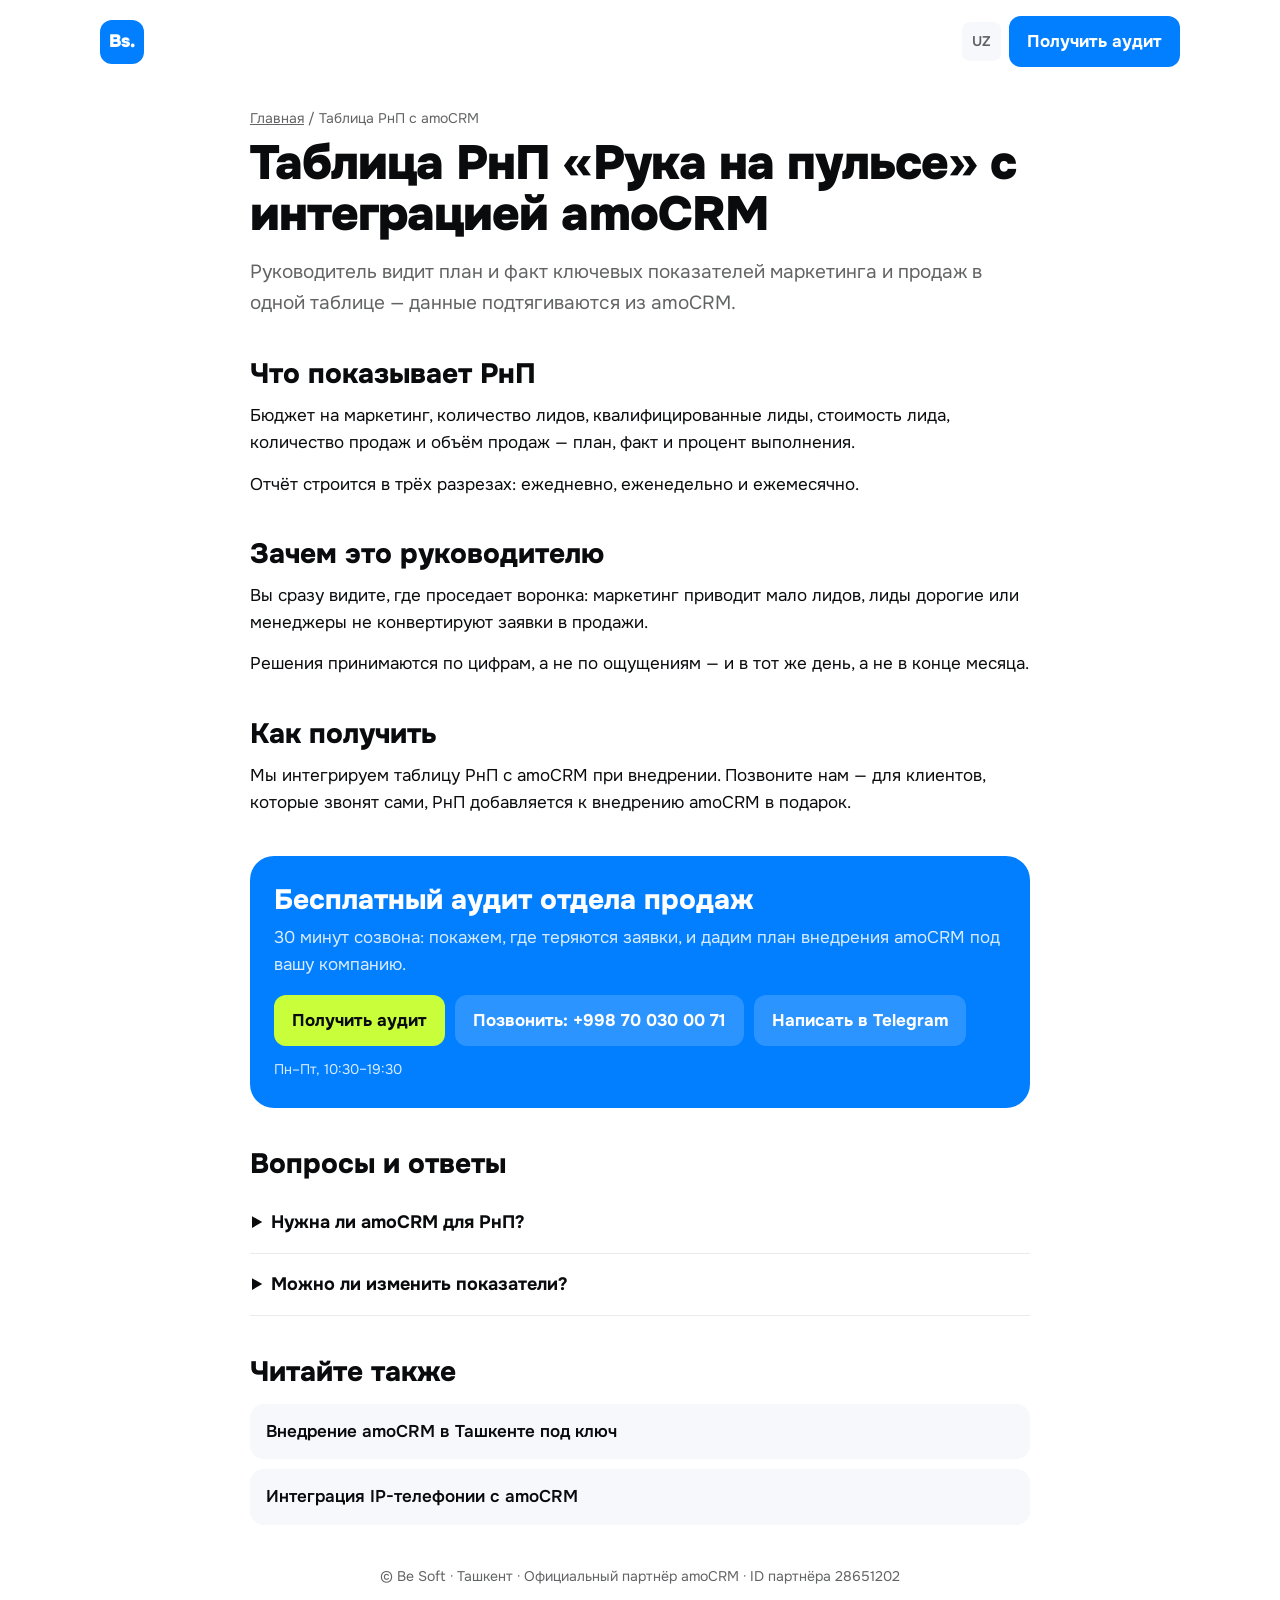
<file: rnp-amocrm/index.html>
<!doctype html>
<html lang="ru">
<head>
<meta charset="utf-8">
<meta name="viewport" content="width=device-width,initial-scale=1">
<script>(function(m,e,t,r,i,k,a){m[i]=m[i]||function(){(m[i].a=m[i].a||[]).push(arguments)};m[i].l=1*new Date();for(var j=0;j<document.scripts.length;j++){if(document.scripts[j].src===r){return;}}k=e.createElement(t),a=e.getElementsByTagName(t)[0],k.async=1,k.src=r,a.parentNode.insertBefore(k,a)})(window,document,'script','https://mc.yandex.ru/metrika/tag.js?id=113791518','ym');ym(113791518,'init',{ssr:true,webvisor:true,clickmap:true,referrer:document.referrer,url:location.href,accurateTrackBounce:true,trackLinks:true});</script>
<noscript><div><img src="https://mc.yandex.ru/watch/113791518" style="position:absolute;left:-9999px" alt=""></div></noscript>
<title>Таблица РнП с amoCRM: план-факт отдела продаж — Be Soft</title>
<meta name="description" content="Таблица «Рука на пульсе» (РнП), интегрированная с amoCRM: план и факт по бюджету, лидам, стоимости лида, продажам и выручке — по дням, неделям и месяцам.">
<link rel="canonical" href="https://besoft.uz/rnp-amocrm/">
<meta name="robots" content="index,follow,max-image-preview:large">
<link rel="alternate" hreflang="ru" href="https://besoft.uz/rnp-amocrm/">
<link rel="alternate" hreflang="uz" href="https://besoft.uz/uz/rnp-amocrm/">
<link rel="alternate" hreflang="x-default" href="https://besoft.uz/rnp-amocrm/">
<meta name="theme-color" content="#027FFF">
<meta property="og:type" content="article"><meta property="og:site_name" content="Be Soft">
<meta property="og:title" content="Таблица РнП «Рука на пульсе» с интеграцией amoCRM"><meta property="og:description" content="Таблица «Рука на пульсе» (РнП), интегрированная с amoCRM: план и факт по бюджету, лидам, стоимости лида, продажам и выручке — по дням, неделям и месяцам.">
<meta property="og:url" content="https://besoft.uz/rnp-amocrm/"><meta property="og:image" content="https://besoft.uz/og.png">
<meta name="twitter:card" content="summary_large_image">
<link rel="icon" href="data:image/svg+xml,%3Csvg xmlns='http://www.w3.org/2000/svg' viewBox='0 0 64 64'%3E%3Crect width='64' height='64' rx='14' fill='%23027FFF'/%3E%3Ctext x='8' y='44' font-family='Arial' font-weight='900' font-size='32' fill='white'%3EBs.%3C/text%3E%3C/svg%3E">
<link rel="preconnect" href="https://fonts.googleapis.com"><link rel="preconnect" href="https://fonts.gstatic.com" crossorigin>
<link rel="stylesheet" href="https://fonts.googleapis.com/css2?family=Onest:wght@400;600;700;800;900&display=swap">
<link rel="stylesheet" href="/assets/seo.css">
<script type="application/ld+json">{"@context": "https://schema.org", "@type": "BreadcrumbList", "itemListElement": [{"@type": "ListItem", "position": 1, "name": "Главная", "item": "https://besoft.uz/"}, {"@type": "ListItem", "position": 2, "name": "Таблица РнП с amoCRM", "item": "https://besoft.uz/rnp-amocrm/"}]}</script>
<script type="application/ld+json">{"@context": "https://schema.org", "@type": "Service", "name": "Таблица РнП «Рука на пульсе» с интеграцией amoCRM", "description": "Таблица «Рука на пульсе» (РнП), интегрированная с amoCRM: план и факт по бюджету, лидам, стоимости лида, продажам и выручке — по дням, неделям и месяцам.", "areaServed": "Uzbekistan", "provider": {"@id": "https://besoft.uz/#org", "@type": "ProfessionalService", "name": "Be Soft", "url": "https://besoft.uz/", "telephone": ["+998700300071", "+998333733103"], "address": {"@type": "PostalAddress", "addressLocality": "Ташкент", "addressCountry": "UZ"}}}</script>
<script type="application/ld+json">{"@context": "https://schema.org", "@type": "FAQPage", "mainEntity": [{"@type": "Question", "name": "Нужна ли amoCRM для РнП?", "acceptedAnswer": {"@type": "Answer", "text": "Да, таблица получает данные о лидах и продажах из amoCRM, поэтому её настраиваем вместе с внедрением CRM."}}, {"@type": "Question", "name": "Можно ли изменить показатели?", "acceptedAnswer": {"@type": "Answer", "text": "Набор показателей обсуждаем на аудите и настраиваем под ваш отдел продаж."}}]}</script>
</head>
<body>
<header class="top"><a class="logo" href="/" aria-label="Be Soft">Bs.</a><div class="top-r"><a class="lang" href="/uz/rnp-amocrm/" hreflang="uz">UZ</a><a class="btn" href="/#form">Получить аудит</a></div></header>
<main class="wrap">
<nav class="crumbs"><a href="/">Главная</a> / Таблица РнП с amoCRM</nav>
<article>
<h1>Таблица РнП «Рука на пульсе» с интеграцией amoCRM</h1>
<p class="lead">Руководитель видит план и факт ключевых показателей маркетинга и продаж в одной таблице — данные подтягиваются из amoCRM.</p>
<h2>Что показывает РнП</h2>
<p>Бюджет на маркетинг, количество лидов, квалифицированные лиды, стоимость лида, количество продаж и объём продаж — план, факт и процент выполнения.</p>
<p>Отчёт строится в трёх разрезах: ежедневно, еженедельно и ежемесячно.</p>
<h2>Зачем это руководителю</h2>
<p>Вы сразу видите, где проседает воронка: маркетинг приводит мало лидов, лиды дорогие или менеджеры не конвертируют заявки в продажи.</p>
<p>Решения принимаются по цифрам, а не по ощущениям — и в тот же день, а не в конце месяца.</p>
<h2>Как получить</h2>
<p>Мы интегрируем таблицу РнП с amoCRM при внедрении. Позвоните нам — для клиентов, которые звонят сами, РнП добавляется к внедрению amoCRM в подарок.</p>
</article>
<section class="cta"><h2>Бесплатный аудит отдела продаж</h2><p>30 минут созвона: покажем, где теряются заявки, и дадим план внедрения amoCRM под вашу компанию.</p><div class="row"><a class="btn" href="/#form">Получить аудит</a><a class="btn alt" href="tel:+998700300071">Позвонить: +998 70 030 00 71</a><a class="btn alt" href="https://t.me/sarvinoz_besoft?text=%D0%97%D0%B4%D1%80%D0%B0%D0%B2%D1%81%D1%82%D0%B2%D1%83%D0%B9%D1%82%D0%B5%21%20%D0%A5%D0%BE%D1%87%D1%83%20%D0%B8%D0%BD%D1%82%D0%B5%D0%B3%D1%80%D0%B8%D1%80%D0%BE%D0%B2%D0%B0%D1%82%D1%8C%20amoCRM%20%D0%B2%20%D1%81%D0%B2%D0%BE%D1%8E%20%D0%BA%D0%BE%D0%BC%D0%BF%D0%B0%D0%BD%D0%B8%D1%8E%20%D0%B8%20%D0%BE%D0%B1%D1%81%D1%83%D0%B4%D0%B8%D1%82%D1%8C%20%D0%B2%D1%81%D0%B5%20%D0%B4%D0%B5%D1%82%D0%B0%D0%BB%D0%B8." target="_blank" rel="noopener">Написать в Telegram</a></div><p style="margin:12px 0 0;font-size:14px">Пн–Пт, 10:30–19:30</p></section>
<section><h2>Вопросы и ответы</h2><details><summary>Нужна ли amoCRM для РнП?</summary><p>Да, таблица получает данные о лидах и продажах из amoCRM, поэтому её настраиваем вместе с внедрением CRM.</p></details><details><summary>Можно ли изменить показатели?</summary><p>Набор показателей обсуждаем на аудите и настраиваем под ваш отдел продаж.</p></details></section>
<section><h2>Читайте также</h2><ul class="more"><li><a href="/amocrm-tashkent/">Внедрение amoCRM в Ташкенте под ключ</a></li><li><a href="/amocrm-telefoniya/">Интеграция IP-телефонии с amoCRM</a></li></ul></section>
</main>
<footer>© Be Soft · Ташкент · Официальный партнёр amoCRM · ID партнёра 28651202</footer>
<script>(function(){var q=new URLSearchParams(location.search),s;if(q.get("utm_source")){s={};["utm_source","utm_medium","utm_campaign","utm_content","utm_term"].forEach(function(k){s[k]=q.get(k)||""})}else{var h="";try{h=new URL(document.referrer).hostname.replace(/^www\./,"")}catch(e){}var se=[["google","google"],["yandex","yandex"],["ya.ru","yandex"],["bing","bing"],["mail.ru","mail"],["duckduckgo","duckduckgo"]].find(function(x){return h.indexOf(x[0])>-1});if(se)s={utm_source:se[1],utm_medium:"organic",utm_campaign:"seo"};else if(h&&h!==location.hostname)s={utm_source:h,utm_medium:"referral",utm_campaign:""};else s={utm_source:"direct",utm_medium:"none",utm_campaign:""};s.utm_content=location.pathname;s.utm_term="";try{var o=JSON.parse(localStorage.getItem("besoft-src")||"null");if(o&&o.t>Date.now()-2592e6&&(s.utm_source==="direct"||o.utm_medium!=="none"))s=o}catch(e){}}try{if(!s.t)s.t=Date.now();localStorage.setItem("besoft-src",JSON.stringify(s))}catch(e){}
document.querySelectorAll("a[href^='tel:']").forEach(function(a){a.addEventListener("click",function(){try{ym(113791518,"reachGoal","call_click")}catch(e){}})});
document.querySelectorAll("a[href*='t.me/']").forEach(function(a){a.addEventListener("click",function(){try{ym(113791518,"reachGoal","tg_click")}catch(e){}})})})();</script>
</body>
</html>
</file>
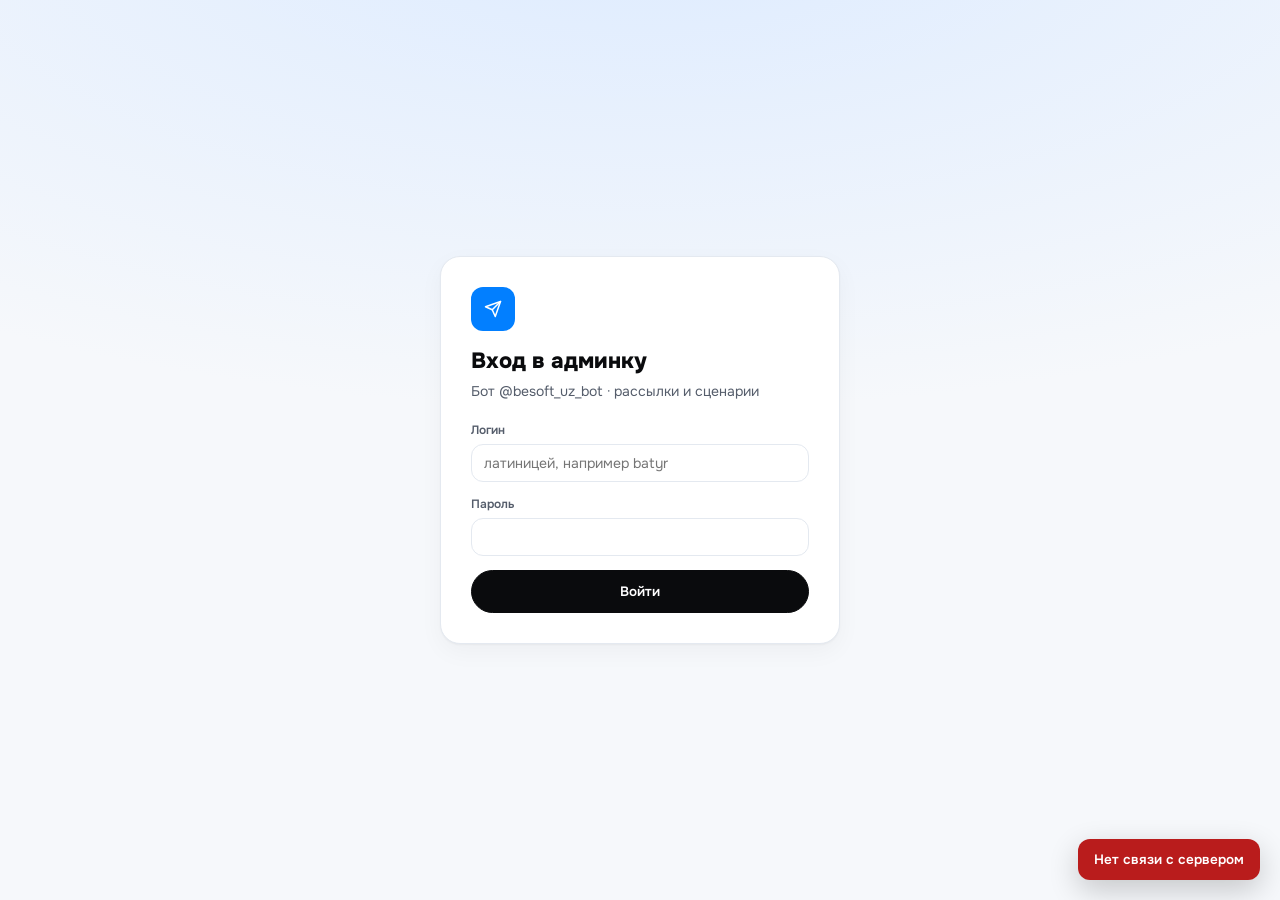
<file: tg-bot/index.html>
<!DOCTYPE html>
<html lang="ru">
<head>
<meta charset="utf-8">
<meta name="viewport" content="width=device-width, initial-scale=1">
<meta name="robots" content="noindex, nofollow">
<title>Бот Be Soft · платформа</title>
<link rel="icon" href="data:image/svg+xml,%3Csvg xmlns='http://www.w3.org/2000/svg' viewBox='0 0 64 64'%3E%3Crect width='64' height='64' rx='16' fill='%23027FFF'/%3E%3Cpath d='M18 33l28-12-9 26-6-9-13-5z' fill='%23C8FF3A'/%3E%3C/svg%3E">
<link rel="preconnect" href="https://fonts.googleapis.com">
<link rel="preconnect" href="https://fonts.gstatic.com" crossorigin>
<link href="https://fonts.googleapis.com/css2?family=Onest:wght@400;500;600;700;800&family=Inter:wght@400;500;600;700&family=JetBrains+Mono:wght@500;700&display=swap" rel="stylesheet">
<style>
:root{
  --bg:#FAFAFA; --card:#FFFFFF; --line:#E2E8F0; --line2:#F1F5F9;
  --text:#0F172A; --text2:#334155; --text3:#475569; --muted:#94A3B8;
  --violet:#644BEF; --violet-d:#523AD9; --violet-soft:#EFECFF; --lime:#D4FA33; --dark:#181424;
  --good:#10B981; --good-soft:#E7F8F1; --bad:#EF4444; --bad-soft:#FDECEC; --warn:#F59E0B; --warn-soft:#FEF4E2;
  --s1:#644BEF; --s2:#16A34A;
  --r:16px; --r2:12px;
  --shadow:0 1px 2px rgba(15,23,42,.04),0 4px 16px rgba(15,23,42,.04);
}
*{box-sizing:border-box;margin:0;padding:0}
html,body{height:100%}
body{font-family:Inter,system-ui,-apple-system,"Segoe UI",Roboto,sans-serif;background:var(--bg);color:var(--text);font-size:14px;-webkit-font-smoothing:antialiased}
button,input,select,textarea{font-family:inherit;font-size:inherit;color:inherit}
button{cursor:pointer;border:0;background:none}
a{color:var(--violet);text-decoration:none}
.mono,.num{font-family:"JetBrains Mono",ui-monospace,monospace;font-variant-numeric:tabular-nums}
[hidden]{display:none!important}
svg.i{width:18px;height:18px;stroke:currentColor;fill:none;stroke-width:2;stroke-linecap:round;stroke-linejoin:round;flex:none}

/* ---------- layout ---------- */
.app{display:grid;grid-template-columns:240px 1fr;min-height:100vh}
.side{background:#fff;border-right:1px solid var(--line);display:flex;flex-direction:column;position:sticky;top:0;height:100vh}
.brand{display:flex;align-items:center;gap:10px;padding:20px 18px 16px}
.brand-mark{width:38px;height:38px;border-radius:11px;background:var(--violet);display:grid;place-items:center;color:var(--lime)}
.brand b{display:block;font-size:14px;font-weight:800;letter-spacing:-.01em}
.brand span{display:block;font-size:11.5px;color:var(--muted);font-weight:600}
.nav{display:flex;flex-direction:column;gap:2px;padding:6px 10px;flex:1}
.nav a{display:flex;align-items:center;gap:11px;padding:10px 12px;border-radius:10px;color:var(--text3);font-weight:600;transition:.12s}
.nav a:hover{background:var(--line2);color:var(--text)}
.nav a.on{background:var(--violet-soft);color:var(--violet)}
.nav .badge{margin-left:auto;background:var(--bad);color:#fff;font-size:11px;font-weight:700;border-radius:999px;padding:1px 7px;min-width:20px;text-align:center}
.side-foot{padding:14px;border-top:1px solid var(--line);display:flex;flex-direction:column;gap:10px}
.botpill{display:flex;align-items:center;gap:8px;font-size:12.5px;font-weight:600;color:var(--text3);padding:8px 10px;border-radius:10px;background:var(--line2)}
.dot{width:8px;height:8px;border-radius:50%;background:var(--muted);flex:none}
.dot.on{background:var(--good);box-shadow:0 0 0 3px var(--good-soft)}
.dot.off{background:var(--bad);box-shadow:0 0 0 3px var(--bad-soft)}
.user{display:flex;align-items:center;justify-content:space-between;gap:8px;font-size:13px;font-weight:600}
.user small{display:block;color:var(--muted);font-weight:500;font-size:11.5px}
.main{min-width:0;padding:28px 32px 60px}
.page-h{display:flex;align-items:flex-end;justify-content:space-between;gap:16px;margin-bottom:22px;flex-wrap:wrap}
.page-h h1{font-size:24px;font-weight:800;letter-spacing:-.02em}
.page-h p{color:var(--text3);margin-top:4px}
.actions{display:flex;gap:8px;flex-wrap:wrap;align-items:center}

/* ---------- ui ---------- */
.card{background:var(--card);border:1px solid var(--line);border-radius:var(--r);box-shadow:var(--shadow)}
.card-h{display:flex;align-items:center;justify-content:space-between;gap:10px;padding:16px 20px;border-bottom:1px solid var(--line2)}
.card-h h3{font-size:15px;font-weight:700}
.card-b{padding:18px 20px}
.btn{display:inline-flex;align-items:center;justify-content:center;gap:8px;padding:9px 14px;border-radius:10px;font-weight:600;font-size:13.5px;border:1px solid var(--line);background:#fff;color:var(--text);transition:.12s;white-space:nowrap}
.btn:hover{border-color:#CBD5E1;background:#F8FAFC}
.btn.primary{background:var(--violet);border-color:var(--violet);color:#fff}
.btn.primary:hover{background:var(--violet-d)}
.btn.danger{color:var(--bad)}
.btn.danger:hover{background:var(--bad-soft);border-color:#F8C4C4}
.btn.ghost{border-color:transparent;background:transparent}
.btn.ghost:hover{background:var(--line2)}
.btn.sm{padding:6px 10px;font-size:12.5px;border-radius:8px}
.btn[disabled]{opacity:.5;pointer-events:none}
.btn .spin{width:14px;height:14px;border:2px solid currentColor;border-top-color:transparent;border-radius:50%;animation:spin .7s linear infinite}
@keyframes spin{to{transform:rotate(360deg)}}
.in,select.in,textarea.in{width:100%;border:1px solid var(--line);border-radius:10px;padding:9px 12px;background:#fff;outline:0;transition:border-color .12s,box-shadow .12s}
.in:focus{border-color:var(--violet);box-shadow:0 0 0 3px var(--violet-soft)}
textarea.in{resize:vertical;min-height:90px;line-height:1.5}
.lbl{display:block;font-size:12px;font-weight:600;color:var(--text3);margin:0 0 6px}
.fld{margin-bottom:14px}
.help{font-size:12px;color:var(--muted);margin-top:6px;line-height:1.45}
.row{display:flex;gap:10px;align-items:center}
.grid2{display:grid;grid-template-columns:1fr 1fr;gap:12px}
.chip{display:inline-flex;align-items:center;gap:4px;font-size:11.5px;font-weight:600;padding:3px 8px;border-radius:999px;background:var(--line2);color:var(--text2);white-space:nowrap}
.chip.v{background:var(--violet-soft);color:var(--violet)}
.chip.g{background:var(--good-soft);color:#047857}
.chip.r{background:var(--bad-soft);color:#B91C1C}
.chip.y{background:var(--warn-soft);color:#B45309}
.chip.l{background:var(--lime);color:var(--dark)}.chip.b{background:#E0F2FE;color:#0369A1}
.chip button{color:inherit;opacity:.6;font-size:13px;line-height:1;margin-left:2px}
.chip button:hover{opacity:1}
.tbl-wrap{overflow:auto}
table.tbl{width:100%;border-collapse:collapse;font-size:13.5px}
.tbl th{text-align:left;font-size:11.5px;font-weight:700;color:var(--muted);text-transform:uppercase;letter-spacing:.04em;padding:11px 14px;border-bottom:1px solid var(--line);white-space:nowrap;background:#fff;position:sticky;top:0}
.tbl td{padding:11px 14px;border-bottom:1px solid var(--line2);vertical-align:middle}
.tbl tr:last-child td{border-bottom:0}
.tbl tbody tr:hover{background:#FBFBFE}
.tbl tr.click{cursor:pointer}
.tbl .r{text-align:right}
.empty{padding:50px 20px;text-align:center;color:var(--muted)}
.empty b{display:block;color:var(--text2);font-size:15px;margin-bottom:6px}
.filters{display:flex;gap:10px;flex-wrap:wrap;padding:14px 16px;border-bottom:1px solid var(--line2);align-items:center}
.filters .in{width:auto;min-width:150px}
.pager{display:flex;justify-content:space-between;align-items:center;padding:12px 16px;border-top:1px solid var(--line2);color:var(--text3);font-size:13px}
.switch{position:relative;width:38px;height:22px;flex:none;display:inline-block}
.switch input{opacity:0;width:0;height:0}
.switch span{position:absolute;inset:0;background:#CBD5E1;border-radius:22px;transition:.15s;cursor:pointer}
.switch span::before{content:"";position:absolute;width:16px;height:16px;left:3px;top:3px;background:#fff;border-radius:50%;transition:.15s;box-shadow:0 1px 2px rgba(0,0,0,.2)}
.switch input:checked+span{background:var(--violet)}
.switch input:checked+span::before{transform:translateX(16px)}
.seg{display:inline-flex;background:var(--line2);border-radius:10px;padding:3px;gap:2px}
.seg button{padding:6px 12px;border-radius:8px;font-weight:600;font-size:12.5px;color:var(--text3)}
.seg button.on{background:#fff;color:var(--text);box-shadow:0 1px 2px rgba(0,0,0,.08)}

/* ---------- toasts / modal ---------- */
#toasts{position:fixed;right:20px;bottom:20px;display:flex;flex-direction:column;gap:8px;z-index:200}
.toast{background:var(--text);color:#fff;padding:12px 16px;border-radius:12px;font-weight:600;font-size:13.5px;box-shadow:0 10px 30px rgba(0,0,0,.2);max-width:380px;animation:tin .2s ease}
.toast.err{background:#B91C1C}
@keyframes tin{from{opacity:0;transform:translateY(8px)}}
.mback{position:fixed;inset:0;background:rgba(15,23,42,.45);z-index:150;display:grid;place-items:center;padding:20px}
.modal{background:#fff;border-radius:18px;width:100%;max-width:460px;box-shadow:0 30px 80px rgba(0,0,0,.25);overflow:hidden}
.modal.wide{max-width:640px}
.modal-h{padding:18px 22px 6px;font-size:17px;font-weight:800}
.modal-b{padding:10px 22px 18px;color:var(--text2);line-height:1.5}
.modal-f{display:flex;justify-content:flex-end;gap:8px;padding:14px 22px;background:#F8FAFC;border-top:1px solid var(--line2)}

/* ---------- auth ---------- */
.auth{min-height:100vh;display:grid;place-items:center;padding:20px;background:var(--bg)}
.auth-card{width:100%;max-width:400px;padding:30px}
.auth-card h2{font-size:22px;font-weight:800;margin:16px 0 6px}
.auth-card p{color:var(--text3);margin-bottom:20px;line-height:1.5}

/* ---------- dashboard ---------- */
.kpis{display:grid;grid-template-columns:repeat(4,1fr);gap:14px;margin-bottom:18px}
.kpi{padding:18px 20px}
.kpi .k-l{font-size:12px;font-weight:600;color:var(--muted);text-transform:uppercase;letter-spacing:.04em}
.kpi .k-v{font-size:28px;font-weight:700;margin-top:8px;letter-spacing:-.02em}
.kpi .k-s{font-size:12.5px;color:var(--text3);margin-top:4px}
.dash-grid{display:grid;grid-template-columns:1.6fr 1fr;gap:14px}
.legend{display:flex;gap:16px;font-size:12.5px;color:var(--text3);font-weight:600}
.cv{display:flex;align-items:center;gap:10px}.cv .cvbar{flex:1;height:8px;background:var(--line2);border-radius:6px;overflow:hidden;min-width:60px}.cv .cvbar i{display:block;height:100%;background:#16A34A;border-radius:6px}.cv b{min-width:42px;text-align:right;font-variant-numeric:tabular-nums}
.tbl tr.tot td{font-weight:700;border-top:2px solid var(--line);background:#FAFAFB}
.cv-head{display:flex;align-items:center;justify-content:space-between;gap:10px;flex-wrap:wrap}.cv-ctl{display:flex;gap:8px;flex-wrap:wrap}
.sub-l{color:var(--muted);font-size:12px;font-weight:500}
.gs-ico{width:22px;height:22px;border-radius:6px;background:#0F9D58;color:#fff;display:inline-grid;place-items:center;font-size:12px;font-weight:800;flex:none}
.legend i{display:inline-block;width:10px;height:10px;border-radius:3px;margin-right:6px;vertical-align:-1px}
.chart{position:relative}
.chart svg{display:block;width:100%;height:auto;overflow:visible}
.tip{position:absolute;pointer-events:none;background:var(--text);color:#fff;border-radius:10px;padding:9px 12px;font-size:12.5px;line-height:1.55;white-space:nowrap;transform:translate(-50%,-100%);margin-top:-8px;z-index:5}
.tip i{display:inline-block;width:8px;height:8px;border-radius:2px;margin-right:6px}
.setup-banner{display:flex;gap:16px;align-items:center;padding:18px 20px;margin-bottom:18px;border:1px solid #DCD5FF;background:var(--violet-soft);border-radius:var(--r)}
.setup-banner b{display:block;font-size:15px}
.setup-banner p{color:var(--text3);margin-top:3px}

/* ---------- dialogs ---------- */
.dlg{display:grid;grid-template-columns:320px 1fr;height:calc(100vh - 130px);min-height:480px;overflow:hidden}
.dlg-list{border-right:1px solid var(--line);display:flex;flex-direction:column;min-height:0}
.dlg-list .filters{padding:12px}
.dlg-items{overflow:auto;flex:1}
.dlg-item{display:flex;gap:10px;padding:12px 14px;border-bottom:1px solid var(--line2);cursor:pointer}
.dlg-item:hover{background:#FBFBFE}
.dlg-item.on{background:var(--violet-soft)}
.ava{width:38px;height:38px;border-radius:50%;background:var(--violet);color:#fff;display:grid;place-items:center;font-weight:700;flex:none;font-size:14px}
.dlg-item .meta{min-width:0;flex:1}
.dlg-item .nm{display:flex;justify-content:space-between;gap:6px;font-weight:700;font-size:13.5px}
.dlg-item .nm small{font-weight:500;color:var(--muted);font-size:11.5px;flex:none}
.dlg-item .pv{color:var(--text3);font-size:12.5px;white-space:nowrap;overflow:hidden;text-overflow:ellipsis;margin-top:2px;display:flex;justify-content:space-between;gap:6px}
.dlg-item .pv .badge{background:var(--violet);color:#fff;border-radius:999px;font-size:11px;font-weight:700;padding:0 7px;flex:none}
.thread{display:flex;flex-direction:column;min-height:0}
.thread-h{display:flex;align-items:center;gap:12px;padding:12px 18px;border-bottom:1px solid var(--line)}
.thread-h .t-n{font-weight:700}
.thread-h .t-s{color:var(--muted);font-size:12.5px}
.msgs{flex:1;overflow:auto;padding:18px;background:#F4F6FA;display:flex;flex-direction:column;gap:6px}
.m{max-width:70%;padding:9px 12px;border-radius:14px;line-height:1.45;white-space:pre-wrap;word-wrap:break-word;font-size:13.5px;box-shadow:0 1px 1px rgba(0,0,0,.04)}
.m.in{background:#fff;align-self:flex-start;border-bottom-left-radius:4px}
.m.out{background:#E6E1FF;align-self:flex-end;border-bottom-right-radius:4px}
.m.out.adm{background:var(--violet);color:#fff}
.m small{display:block;font-size:10.5px;opacity:.6;margin-top:4px;text-align:right}
.m.btnclick{background:transparent;box-shadow:none;border:1px dashed #CBD5E1;color:var(--text3);font-size:12.5px}
.reply{display:flex;gap:10px;padding:12px;border-top:1px solid var(--line);background:#fff}
.reply textarea{min-height:44px;max-height:160px}

/* ---------- drawer ---------- */
.drawer-back{position:fixed;inset:0;background:rgba(15,23,42,.35);z-index:120}
.drawer{position:fixed;right:0;top:0;bottom:0;width:440px;max-width:100vw;background:#fff;z-index:121;box-shadow:-20px 0 60px rgba(0,0,0,.15);display:flex;flex-direction:column;animation:din .2s ease}
@keyframes din{from{transform:translateX(30px);opacity:0}}
.drawer-h{display:flex;justify-content:space-between;align-items:center;padding:18px 20px;border-bottom:1px solid var(--line)}
.drawer-b{padding:18px 20px;overflow:auto;flex:1}
.kv{display:grid;grid-template-columns:130px 1fr;gap:8px 12px;font-size:13.5px}
.kv dt{color:var(--muted);font-weight:600}
.kv dd{word-break:break-word}
.tag-input{display:flex;flex-wrap:wrap;gap:6px;align-items:center;border:1px solid var(--line);border-radius:10px;padding:6px 8px;min-height:40px;background:#fff}
.tag-input input{border:0;outline:0;flex:1;min-width:110px;padding:4px}

/* ---------- flows list ---------- */
.flow-grid{display:grid;grid-template-columns:repeat(auto-fill,minmax(300px,1fr));gap:14px}
.flow-card{padding:18px;display:flex;flex-direction:column;gap:12px;cursor:pointer;transition:.12s}
.flow-card:hover{border-color:#C9C0FF;transform:translateY(-1px)}
.flow-card h4{font-size:15px;font-weight:700;line-height:1.3}
.flow-card .fm{display:flex;gap:14px;color:var(--text3);font-size:12.5px}
.flow-card .ff{display:flex;justify-content:space-between;align-items:center;border-top:1px solid var(--line2);padding-top:12px}

/* ---------- flow editor ---------- */
.fe{position:fixed;inset:0;z-index:60;background:var(--bg);display:flex;flex-direction:column}
.fe-top{display:flex;align-items:center;gap:10px;padding:10px 14px;background:#fff;border-bottom:1px solid var(--line);flex-wrap:wrap}
.fe-top .in{width:auto}
.fe-top .nm{font-weight:700;font-size:15px;min-width:220px}
.fe-body{flex:1;display:grid;grid-template-columns:62px 1fr 400px;min-height:0}
.palette{background:#fff;border-right:1px solid var(--line);display:flex;flex-direction:column;align-items:center;gap:6px;padding:12px 0}
.palette button{width:46px;height:46px;border-radius:12px;display:grid;place-items:center;color:var(--text3);border:1px solid transparent;position:relative}
.palette button:hover{background:var(--line2);color:var(--text)}
.palette button[data-tip]:hover::after{content:attr(data-tip);position:absolute;left:54px;top:50%;transform:translateY(-50%);background:var(--text);color:#fff;font-size:12px;font-weight:600;padding:5px 9px;border-radius:7px;white-space:nowrap;z-index:5}
.canvas{position:relative;overflow:hidden;background-color:#F5F6FA;background-image:radial-gradient(#D5DAE5 1px,transparent 1px);background-size:22px 22px;cursor:grab;user-select:none}
.canvas.panning{cursor:grabbing}
.world{position:absolute;left:0;top:0;width:1px;height:1px;transform-origin:0 0}
.edges{position:absolute;left:0;top:0;width:1px;height:1px;overflow:visible;pointer-events:none}
.edges path{fill:none;stroke:#A8B1C4;stroke-width:2}
.edges path.hl{stroke:var(--violet);stroke-width:2.5}
.edges path.tmp{stroke:var(--violet);stroke-dasharray:6 5}
.edges circle{fill:#A8B1C4}
.edges circle.hl{fill:var(--violet)}
.node{position:absolute;width:260px;background:#fff;border:1.5px solid var(--line);border-radius:14px;box-shadow:0 2px 6px rgba(15,23,42,.06);cursor:default}
.node.sel{border-color:var(--violet);box-shadow:0 0 0 4px var(--violet-soft),0 6px 18px rgba(15,23,42,.1)}
.node-h{display:flex;align-items:center;gap:8px;padding:9px 12px;border-bottom:1px solid var(--line2);cursor:move;border-radius:14px 14px 0 0}
.node-h .ic{width:24px;height:24px;border-radius:7px;display:grid;place-items:center;color:#fff;flex:none}
.node-h .ic svg{width:14px;height:14px}
.node-h b{font-size:12.5px;font-weight:700;flex:1;white-space:nowrap;overflow:hidden;text-overflow:ellipsis}
.node-h .start{font-size:10px;font-weight:800;background:var(--lime);color:var(--dark);padding:2px 6px;border-radius:6px;letter-spacing:.04em}
.node-b{padding:10px 12px;font-size:12.5px;color:var(--text2);line-height:1.45}
.node-b .txt{white-space:pre-wrap;word-break:break-word;display:-webkit-box;-webkit-line-clamp:5;-webkit-box-orient:vertical;overflow:hidden}
.node-b .txt.ph{color:var(--muted);font-style:italic}
.node-b .media{display:inline-flex;gap:5px;align-items:center;font-size:11.5px;font-weight:600;color:var(--text3);background:var(--line2);border-radius:6px;padding:2px 7px;margin-bottom:6px}
.nbtn{position:relative;margin-top:6px;border:1px solid #D9DEE8;border-radius:8px;padding:6px 26px 6px 10px;font-weight:600;font-size:12px;text-align:center;color:var(--violet);background:#FBFAFF;white-space:nowrap;overflow:hidden;text-overflow:ellipsis}
.nbtn.url{color:var(--text3);background:#fff}
.nline{margin-top:6px;font-size:12px;color:var(--text3);display:flex;gap:6px;align-items:center}
.node-f{position:relative;display:flex;justify-content:flex-end;align-items:center;gap:6px;padding:7px 12px;border-top:1px solid var(--line2);font-size:11.5px;font-weight:600;color:var(--muted)}
.node-f.two{justify-content:space-between}
.node-f .lab{position:relative;padding-right:18px}
.port{position:absolute;right:-8px;top:50%;width:14px;height:14px;margin-top:-7px;border-radius:50%;background:#fff;border:2.5px solid #A8B1C4;cursor:crosshair;z-index:2}
.port:hover,.port.con{border-color:var(--violet)}
.port.con{background:var(--violet)}
.node-f .lab .port{right:-4px}
.nbtn .port{right:-8px}
.node .in-port{position:absolute;left:-7px;top:16px;width:12px;height:12px;border-radius:50%;background:#fff;border:2.5px solid #A8B1C4}
.node-stat{display:flex;gap:10px;padding:6px 12px;border-top:1px dashed var(--line2);font-size:11px;color:var(--muted);font-weight:600}
.zoomer{position:absolute;right:14px;bottom:14px;display:flex;gap:4px;background:#fff;border:1px solid var(--line);border-radius:10px;padding:4px;box-shadow:var(--shadow);align-items:center}
.zoomer button{width:30px;height:30px;border-radius:7px;display:grid;place-items:center;font-weight:700;color:var(--text3)}
.zoomer button:hover{background:var(--line2)}
.zoomer span{font-size:12px;font-weight:600;color:var(--text3);min-width:42px;text-align:center}
.canvas-hint{position:absolute;left:14px;bottom:14px;font-size:12px;color:var(--muted);background:rgba(255,255,255,.9);padding:6px 10px;border-radius:8px;border:1px solid var(--line)}
.addmenu{position:absolute;background:#fff;border:1px solid var(--line);border-radius:12px;box-shadow:0 12px 30px rgba(15,23,42,.16);padding:6px;z-index:20;min-width:180px}
.addmenu button{display:flex;align-items:center;gap:10px;width:100%;padding:8px 10px;border-radius:8px;font-weight:600;font-size:13px;text-align:left}
.addmenu button:hover{background:var(--line2)}
.addmenu .ic{width:22px;height:22px;border-radius:6px;display:grid;place-items:center;color:#fff}
.addmenu .ic svg{width:13px;height:13px}
.panel{background:#fff;border-left:1px solid var(--line);overflow:auto;min-height:0}
.panel-h{display:flex;align-items:center;gap:10px;padding:14px 18px;border-bottom:1px solid var(--line2);position:sticky;top:0;background:#fff;z-index:2}
.panel-h b{flex:1;font-size:14px}
.panel-b{padding:16px 18px}
.panel-empty{padding:40px 24px;color:var(--muted);text-align:center;line-height:1.6}
.sub-card{border:1px solid var(--line);border-radius:12px;padding:12px;margin-bottom:10px;background:#FCFCFD}
.sub-card .row{margin-bottom:8px}
.sub-card .row:last-child{margin-bottom:0}
.toolbar{display:flex;gap:2px;margin-bottom:6px;flex-wrap:wrap}
.toolbar button{padding:4px 8px;border-radius:6px;font-weight:700;font-size:12.5px;color:var(--text3);border:1px solid transparent}
.toolbar button:hover{background:var(--line2);color:var(--text)}
.c-ic-message{background:#027FFF}.c-ic-question{background:#0EA5E9}.c-ic-delay{background:#F59E0B}.c-ic-action{background:#10B981}.c-ic-condition{background:#EC4899}

/* ---------- tg preview ---------- */
.tgp{background:#C9D9E8;background-image:linear-gradient(135deg,#D3E3C9 0%,#C2D6E6 100%);border-radius:14px;padding:14px;margin-top:6px}
.tgp .bub{background:#fff;border-radius:12px 12px 12px 4px;max-width:92%;overflow:hidden;box-shadow:0 1px 1px rgba(0,0,0,.08)}
.tgp .bub img,.tgp .bub video{display:block;width:100%;max-height:220px;object-fit:cover;background:#eee}
.tgp .bub .fileph{display:flex;align-items:center;gap:8px;padding:10px 12px;font-weight:600;font-size:12.5px;color:var(--text3);border-bottom:1px solid var(--line2)}
.tgp .bub .tx{padding:8px 11px 8px;font-size:13.5px;line-height:1.45;white-space:pre-wrap;word-wrap:break-word;color:#000}
.tgp .bub .tx a{color:#2481CC}
.tgp .bub .tx:empty{display:none}
.tgp .kb{display:flex;flex-direction:column;gap:4px;margin-top:4px;max-width:92%}
.tgp .kb div{background:rgba(255,255,255,.55);backdrop-filter:blur(4px);border-radius:8px;text-align:center;padding:8px;font-size:13px;font-weight:600;color:#1f2d3d}
.tgp .rkb{margin-top:10px;background:#F1F1F4;border-radius:10px;padding:6px}
.tgp .rkb div{background:#fff;border-radius:7px;padding:9px;text-align:center;font-weight:600;font-size:13px}

/* ---------- broadcast ---------- */
.bc-layout{display:grid;grid-template-columns:1fr 380px;gap:16px;align-items:start}
.prog{height:8px;background:var(--line2);border-radius:8px;overflow:hidden;min-width:120px}
.prog i{display:block;height:100%;background:var(--violet);border-radius:8px}
.aud-count{display:flex;align-items:center;gap:10px;padding:14px 16px;border-radius:12px;background:var(--violet-soft);font-weight:600}
.aud-count b{font-size:22px;color:var(--violet)}
.tag-pick{display:flex;flex-wrap:wrap;gap:6px}
.tag-pick button{border:1px solid var(--line);border-radius:999px;padding:4px 10px;font-size:12px;font-weight:600;color:var(--text2);background:#fff}
.tag-pick button.on{background:var(--violet);border-color:var(--violet);color:#fff}
.tag-pick button.no{background:var(--bad);border-color:var(--bad);color:#fff}
.stats4{display:grid;grid-template-columns:repeat(4,1fr);gap:12px;margin-bottom:16px}

/* ---------- settings ---------- */
.set-grid{display:grid;grid-template-columns:1fr 1fr;gap:16px;align-items:start}
.steps-list{counter-reset:s;list-style:none;display:flex;flex-direction:column;gap:10px;margin:4px 0 16px}
.steps-list li{counter-increment:s;display:flex;gap:10px;line-height:1.5;color:var(--text2)}
.steps-list li::before{content:counter(s);width:22px;height:22px;border-radius:50%;background:var(--violet-soft);color:var(--violet);font-weight:700;font-size:12px;display:grid;place-items:center;flex:none;margin-top:1px}
code{font-family:"JetBrains Mono",monospace;font-size:12px;background:var(--line2);padding:2px 6px;border-radius:5px}
.recips{display:flex;flex-direction:column;gap:6px;margin-bottom:10px}
.recip{display:flex;align-items:center;gap:10px;padding:8px 10px;border:1px solid var(--line);border-radius:10px}
.recip span{flex:1;font-weight:600}
.recip small{color:var(--muted);font-weight:500}
.picker{position:relative}
.picker-res{position:absolute;left:0;right:0;top:100%;margin-top:4px;background:#fff;border:1px solid var(--line);border-radius:10px;box-shadow:0 12px 30px rgba(15,23,42,.12);z-index:10;max-height:240px;overflow:auto}
.picker-res button{display:flex;width:100%;text-align:left;padding:9px 12px;gap:8px;font-size:13px}
.picker-res button:hover{background:var(--line2)}

@media (max-width:1100px){.kpis{grid-template-columns:repeat(2,1fr)}.dash-grid,.set-grid,.bc-layout{grid-template-columns:1fr}.fe-body{grid-template-columns:56px 1fr 340px}}
@media (max-width:820px){
  .app{grid-template-columns:1fr}
  .side{position:static;height:auto;flex-direction:row;flex-wrap:wrap;align-items:center}
  .brand{padding:12px}
  .nav{flex-direction:row;overflow:auto;padding:6px;order:3;width:100%}
  .nav a{white-space:nowrap;padding:8px 10px}
  .side-foot{border:0;flex-direction:row;padding:8px 12px;margin-left:auto}
  .main{padding:18px 14px 40px}
  .dlg{grid-template-columns:1fr;height:auto}
  .dlg-list{max-height:300px}
  .fe-body{grid-template-columns:1fr}.palette{flex-direction:row;justify-content:center}.panel{max-height:45vh}
  .stats4{grid-template-columns:repeat(2,1fr)}
}

/* ================= Be Soft theme ================= */
:root{
  --bg:#F6F8FB; --line:#E4E9F0; --line2:#EEF2F7;
  --text:#0A0B0D; --text2:#2A2F38; --text3:#555D6B; --muted:#8B93A1;
  --violet:#027FFF; --violet-d:#006AE0; --violet-soft:#E6F2FF; --lime:#C8FF3A; --dark:#0A0B0D;
  --ink:#0A0B0D; --coral:#FF4D3D; --s1:#027FFF; --s2:#0A0B0D;
  --r:20px; --r2:14px;
  --shadow:0 1px 2px rgba(10,11,13,.04),0 8px 24px rgba(10,11,13,.04);
}
body{font-family:Onest,Inter,system-ui,-apple-system,"Segoe UI",Roboto,sans-serif}
.btn{border-radius:999px;padding:9px 16px}
.btn.sm{border-radius:999px;padding:6px 12px}
.btn.primary{background:var(--ink);border-color:var(--ink)}
.btn.primary:hover{background:#23262C}
.in,select.in,textarea.in{border-radius:12px}
.card-h h3{font-weight:700;letter-spacing:-.01em}
.tbl th{font-family:"JetBrains Mono",monospace;font-weight:500;font-size:10.5px;letter-spacing:.08em}
.tbl tbody tr:hover{background:#F7FAFF}
.cv .cvbar i{background:var(--violet)}
.m.out{background:#DCEBFF}
.chip.l{background:var(--lime);color:var(--ink)}

/* sidebar — тёмная, как в референсе */
.side{background:var(--ink);border-right:0;color:#C9CED6}
.brand{padding:22px 18px 18px}
.brand-mark{background:var(--violet);color:#fff;border-radius:12px}
.brand b{color:#fff;font-size:15px}
.brand span{color:#7D8592;font-family:"JetBrains Mono",monospace;font-size:10.5px;letter-spacing:.06em;text-transform:uppercase;font-weight:500}
.nav::before{content:"НАВИГАЦИЯ";display:block;font-family:"JetBrains Mono",monospace;font-size:10px;letter-spacing:.12em;color:#5E6673;padding:8px 12px 8px}
.nav a{color:#AEB4BE;border-radius:12px}
.nav a:hover{background:#17191D;color:#fff}
.nav a.on{background:#1B1E23;color:#fff;box-shadow:inset 3px 0 0 var(--lime)}
.nav a.on svg{color:var(--lime)}
.nav .badge{background:var(--coral)}
.side-foot{border-top:1px solid #1E2126}
.botpill{background:#15171B;color:#C9CED6}
.dot.on{background:var(--lime);box-shadow:0 0 0 3px rgba(200,255,58,.18)}
.user{color:#fff}
.user .btn.ghost{color:#AEB4BE}
.user .btn.ghost:hover{background:#1B1E23;color:#fff}
.main{padding:24px 32px 60px}
.page-h h1{font-size:28px;letter-spacing:-.03em}
.setup-banner{border-color:#CFE5FF}
.auth{background:radial-gradient(1200px 500px at 50% -10%,#DDEBFF,transparent),var(--bg)}
.auth-card .brand-mark{width:44px;height:44px}

/* dashboard */
.crumb{font-size:11px;letter-spacing:.12em;color:var(--muted);margin-bottom:14px}
.crumb i{font-style:normal;margin:0 6px;opacity:.6}
.crumb span{color:var(--text)}
.hello{display:flex;justify-content:space-between;align-items:flex-end;gap:16px;flex-wrap:wrap;margin-bottom:22px}
.hello h1{font-size:40px;font-weight:700;letter-spacing:-.035em;line-height:1.05}
.hello p{color:var(--text3);margin-top:8px;font-size:15px}
.hello p::first-letter{text-transform:uppercase}
.pill-btn{display:inline-flex;align-items:center;gap:10px;background:var(--ink);color:#fff;border-radius:999px;padding:7px 18px 7px 7px;font-weight:600}
.pill-btn:hover{background:#23262C}
.pb-dot{width:30px;height:30px;border-radius:50%;background:var(--lime);color:var(--ink);display:grid;place-items:center}
.pb-dot svg{width:16px;height:16px}
.dash{display:grid;grid-template-columns:minmax(0,1fr) 340px;gap:16px;align-items:start}
.dash-l,.dash-r{display:flex;flex-direction:column;gap:16px;min-width:0}
.hero2{display:grid;grid-template-columns:1fr 1fr;gap:16px}
.hero{border-radius:var(--r);padding:20px 22px 0;position:relative;overflow:hidden;min-height:228px;display:flex;flex-direction:column}
.hero.blue{background:var(--violet);color:#fff}
.hero.dark{background:var(--ink);color:#fff}
.hero-h{display:flex;justify-content:space-between;align-items:center;font-size:11px;letter-spacing:.1em}
.hero-h .mono{opacity:.75}
.hero-d{font-family:"JetBrains Mono",monospace;font-size:11.5px;background:rgba(255,255,255,.16);padding:3px 9px;border-radius:999px}
.hero-d.lime{background:rgba(200,255,58,.14);color:var(--lime)}
.hero-v{font-size:52px;font-weight:700;letter-spacing:-.04em;margin-top:10px;line-height:1}
.hero-s{font-size:13px;opacity:.75;margin-top:8px}
.mini{display:flex;align-items:flex-end;gap:5px;height:70px;margin-top:auto;padding-bottom:18px}
.mini i{flex:1;background:rgba(255,255,255,.28);border-radius:5px 5px 2px 2px;min-height:4px}
.mini i.on{background:var(--lime)}
.line{position:relative;height:84px;margin:auto -22px 0}
.line svg{display:block;width:100%;height:100%}
.ldot{position:absolute;width:12px;height:12px;margin:-6px 0 0 -8px;border-radius:50%;background:var(--lime);box-shadow:0 0 0 5px rgba(200,255,58,.2)}
.dash2{display:grid;grid-template-columns:1fr 1fr;gap:16px}
.flow-st{padding:8px 20px 16px}
.fs{display:flex;align-items:center;gap:10px;padding:10px 0;border-bottom:1px solid var(--line2);font-weight:500}
.fs i{width:9px;height:9px;border-radius:50%;flex:none}
.fs span{flex:1;color:var(--text2)}
.fs b{font-size:15px}
.fs.tot{border-bottom:0;padding-top:12px}
.fs.tot span{color:var(--muted);font-family:"JetBrains Mono",monospace;font-size:11px;letter-spacing:.06em;text-transform:uppercase}
.li-list{padding:6px 10px 10px}
.li{display:flex;align-items:center;gap:12px;padding:10px;border-radius:12px;color:var(--text)}
.li:hover{background:var(--bg)}
.li-t{font-size:12px;color:var(--muted);min-width:40px}
.li-m{flex:1;min-width:0}
.li-m b{display:block;font-weight:600;white-space:nowrap;overflow:hidden;text-overflow:ellipsis}
.li-m small{display:block;color:var(--muted);font-size:12px;white-space:nowrap;overflow:hidden;text-overflow:ellipsis}
.cal{padding:18px}
.cal-h{display:flex;justify-content:space-between;align-items:center;margin-bottom:12px}
.cal-h b{font-size:15px;text-transform:capitalize}
.cal-g{display:grid;grid-template-columns:repeat(7,1fr);gap:4px;text-align:center}
.cal-g .wd{font-size:10px;color:var(--muted);letter-spacing:.06em;padding:4px 0}
.cal-g button{position:relative;aspect-ratio:1;border-radius:10px;font-weight:600;font-size:13px;color:var(--text2)}
.cal-g button:hover{background:var(--line2)}
.cal-g button i{position:absolute;right:3px;top:2px;font-style:normal;font-size:9px;font-family:"JetBrains Mono",monospace;color:var(--violet)}
.cal-g button.l1{background:#EAF4FF}
.cal-g button.l2{background:#C8E2FF}
.cal-g button.l3{background:#8EC3FF;color:var(--ink)}
.cal-g button.today{box-shadow:inset 0 0 0 2px var(--ink)}
.cal-g button.sel{background:var(--ink);color:#fff}
.cal-g button.sel i{color:var(--lime)}
.cal-f{display:flex;gap:12px;margin-top:12px;font-size:10px;color:var(--muted);letter-spacing:.04em}
.cal-f i{display:inline-block;width:10px;height:10px;border-radius:3px;margin-right:4px;vertical-align:-1px}
.cal-f i.l1{background:#EAF4FF}.cal-f i.l2{background:#C8E2FF}.cal-f i.l3{background:#8EC3FF}
.q-list{padding:6px 10px 10px;display:flex;flex-direction:column}
.q-list a{display:flex;align-items:center;gap:10px;padding:10px;border-radius:12px;color:var(--text2);font-weight:500}
.q-list a:hover{background:var(--bg);color:var(--text)}
.q-list svg{color:var(--violet)}
@media (max-width:1200px){.dash{grid-template-columns:1fr}.dash-r{display:grid;grid-template-columns:1fr 1fr}}
@media (max-width:820px){.hero2,.dash2,.dash-r{grid-template-columns:1fr}.hello h1{font-size:30px}.nav::before{display:none}}
</style>
</head>
<body>
<div id="auth" hidden></div>
<div id="app" class="app" hidden>
  <aside class="side">
    <div class="brand">
      <div class="brand-mark"><svg class="i" viewBox="0 0 24 24"><path d="M22 2 11 13"/><path d="m22 2-7 20-4-9-9-4 20-7z"/></svg></div>
      <div><b>Be Soft · Бот</b><span>@besoft_uz_bot</span></div>
    </div>
    <nav class="nav" id="nav"></nav>
    <div class="side-foot">
      <a class="botpill" href="#settings" id="botPill"><span class="dot"></span><span>Бот…</span></a>
      <div class="user"><div id="userName">—<small>администратор</small></div><button class="btn ghost sm" id="logout" title="Выйти"><svg class="i" viewBox="0 0 24 24"><path d="M9 21H5a2 2 0 0 1-2-2V5a2 2 0 0 1 2-2h4"/><path d="m16 17 5-5-5-5"/><path d="M21 12H9"/></svg></button></div>
    </div>
  </aside>
  <main class="main" id="main"></main>
</div>
<div id="toasts"></div>
<div id="layer"></div>

<script>
/* ================= НАСТРОЙКИ ================= */
const API = 'https://sndspiruxuxdmbykvxbd.supabase.co/functions/v1/bs-bot';
const LANDING_URL = 'https://besoft.uz/';
const LANDINGS = { main: { name: 'Сайт RU', url: 'https://besoft.uz/', c: 'b' }, uz: { name: 'Сайт UZ', url: 'https://besoft.uz/uz/', c: 'l' }, audit: { name: 'Аудит amoCRM', url: 'https://besoft.uz/audit/', c: 'y' }, 'rnp-amocrm': { name: 'РНП amoCRM', url: 'https://besoft.uz/rnp-amocrm/', c: 'v' }, 'amocrm-telefoniya': { name: 'amoCRM + телефония', url: 'https://besoft.uz/amocrm-telefoniya/', c: 'g' }, 'amocrm-tashkent': { name: 'amoCRM Ташкент', url: 'https://besoft.uz/amocrm-tashkent/', c: 'b' } };
const TAG_C = { 'сайт': 'b', 'uz': 'l', 'аудит': 'y', 'рнп': 'v', 'телефония': 'g' };
// Тег сегмента, который бот ставит лиду с этого лендинга (как SEGMENT_TAGS в bs-bot)
const LANDING_TAG = { main: 'сайт', uz: 'uz', audit: 'аудит', 'rnp-amocrm': 'рнп', 'amocrm-telefoniya': 'телефония', 'amocrm-tashkent': 'сайт' };
const TAG_INFO = { lead: 'все, кто пришёл в бот с заявки на лендинге', savol_berdi: 'задали вопрос в боте (кнопка «Задать вопрос»)' };
/* ============================================= */

const store = {
  get(k) { try { return localStorage.getItem(k); } catch (e) { return null; } },
  set(k, v) { try { v == null ? localStorage.removeItem(k) : localStorage.setItem(k, v); } catch (e) {} },
};
let TOKEN = store.get('bs_admin_token');
const S = { me: null, bot: null, tags: [], flows: [], settings: null, cv: { by: 'tag', p: 0 } };
let pageCleanup = [];

/* ---------- utils ---------- */
const $ = (s, r = document) => r.querySelector(s);
const $$ = (s, r = document) => [...r.querySelectorAll(s)];
const esc = s => String(s ?? '').replace(/[&<>"']/g, c => ({ '&': '&amp;', '<': '&lt;', '>': '&gt;', '"': '&quot;', "'": '&#39;' }[c]));
const NB = String.fromCharCode(160);
const num = n => String(Math.round(Number(n) || 0)).replace(/\B(?=(\d{3})+(?!\d))/g, NB);
const pct = (a, b) => b ? Math.round(a / b * 100) + '%' : '—';
const debounce = (fn, ms = 300) => { let t; return (...a) => { clearTimeout(t); t = setTimeout(() => fn(...a), ms); }; };
const uid = (p = 'n') => p + Math.random().toString(36).slice(2, 7);
const clone = o => JSON.parse(JSON.stringify(o));
function fmtDate(iso, time = true) {
  if (!iso) return '—';
  const d = new Date(iso);
  const o = { timeZone: 'Asia/Tashkent', day: '2-digit', month: '2-digit', year: '2-digit' };
  if (time) { o.hour = '2-digit'; o.minute = '2-digit'; }
  return d.toLocaleString('ru-RU', o).replace(',', '');
}
function ago(iso) {
  if (!iso) return '';
  const s = (Date.now() - new Date(iso).getTime()) / 1000;
  if (s < 60) return 'сейчас';
  if (s < 3600) return Math.floor(s / 60) + ' мин';
  if (s < 86400) return Math.floor(s / 3600) + ' ч';
  return fmtDate(iso, false);
}
function fmtPhone(p) {
  const d = String(p || '').replace(/\D/g, '');
  if (d.length === 12 && d.startsWith('998')) return `+998 ${d.slice(3, 5)} ${d.slice(5, 8)} ${d.slice(8, 10)} ${d.slice(10)}`;
  return d ? '+' + d : '';
}
const subName = s => (s?.fields?.name) || [s?.first_name, s?.last_name].filter(Boolean).join(' ') || (s?.username ? '@' + s.username : 'Без имени');
const initials = s => (subName(s).replace('@', '').trim()[0] || '?').toUpperCase();
function getPath(o, p) { return p.split('.').reduce((a, k) => a == null ? a : a[k], o); }
function setPath(o, p, v) { const ks = p.split('.'); let a = o; ks.slice(0, -1).forEach(k => { if (a[k] == null) a[k] = /^\d+$/.test(k) ? [] : {}; a = a[k]; }); a[ks[ks.length - 1]] = v; }

const ICONS = {
  dashboard: '<path d="M3 3h7v9H3z"/><path d="M14 3h7v5h-7z"/><path d="M14 12h7v9h-7z"/><path d="M3 16h7v5H3z"/>',
  leads: '<path d="M16 21v-2a4 4 0 0 0-4-4H6a4 4 0 0 0-4 4v2"/><circle cx="9" cy="7" r="4"/><path d="M19 8v6"/><path d="M22 11h-6"/>',
  subscribers: '<path d="M16 21v-2a4 4 0 0 0-4-4H6a4 4 0 0 0-4 4v2"/><circle cx="9" cy="7" r="4"/><path d="M22 21v-2a4 4 0 0 0-3-3.87"/><path d="M16 3.13a4 4 0 0 1 0 7.75"/>',
  dialogs: '<path d="M21 15a2 2 0 0 1-2 2H7l-4 4V5a2 2 0 0 1 2-2h14a2 2 0 0 1 2 2z"/>',
  flows: '<circle cx="6" cy="6" r="3"/><circle cx="18" cy="18" r="3"/><path d="M6 9v3a3 3 0 0 0 3 3h6"/><circle cx="18" cy="6" r="3"/><path d="M9 6h6"/>',
  broadcasts: '<path d="m3 11 18-5v12L3 14v-3z"/><path d="M11.6 16.8a3 3 0 1 1-5.8-1.6"/>',
  settings: '<circle cx="12" cy="12" r="3"/><path d="M19.4 15a1.65 1.65 0 0 0 .33 1.82l.06.06a2 2 0 1 1-2.83 2.83l-.06-.06a1.65 1.65 0 0 0-1.82-.33 1.65 1.65 0 0 0-1 1.51V21a2 2 0 1 1-4 0v-.09A1.65 1.65 0 0 0 9 19.4a1.65 1.65 0 0 0-1.82.33l-.06.06a2 2 0 1 1-2.83-2.83l.06-.06A1.65 1.65 0 0 0 4.68 15a1.65 1.65 0 0 0-1.51-1H3a2 2 0 1 1 0-4h.09A1.65 1.65 0 0 0 4.6 9a1.65 1.65 0 0 0-.33-1.82l-.06-.06a2 2 0 1 1 2.83-2.83l.06.06A1.65 1.65 0 0 0 9 4.68a1.65 1.65 0 0 0 1-1.51V3a2 2 0 1 1 4 0v.09a1.65 1.65 0 0 0 1 1.51 1.65 1.65 0 0 0 1.82-.33l.06-.06a2 2 0 1 1 2.83 2.83l-.06.06A1.65 1.65 0 0 0 19.4 9a1.65 1.65 0 0 0 1.51 1H21a2 2 0 1 1 0 4h-.09a1.65 1.65 0 0 0-1.51 1z"/>',
  message: '<path d="M21 15a2 2 0 0 1-2 2H7l-4 4V5a2 2 0 0 1 2-2h14a2 2 0 0 1 2 2z"/>',
  question: '<circle cx="12" cy="12" r="10"/><path d="M9.09 9a3 3 0 0 1 5.83 1c0 2-3 3-3 3"/><path d="M12 17h.01"/>',
  delay: '<circle cx="12" cy="12" r="10"/><path d="M12 6v6l4 2"/>',
  action: '<path d="M13 2 3 14h9l-1 8 10-12h-9l1-8z"/>',
  condition: '<path d="M6 3v12"/><circle cx="18" cy="6" r="3"/><circle cx="6" cy="18" r="3"/><path d="M18 9a9 9 0 0 1-9 9"/>',
  plus: '<path d="M12 5v14"/><path d="M5 12h14"/>',
  trash: '<path d="M3 6h18"/><path d="M19 6v14a2 2 0 0 1-2 2H7a2 2 0 0 1-2-2V6m3 0V4a2 2 0 0 1 2-2h4a2 2 0 0 1 2 2v2"/>',
  copy: '<rect x="9" y="9" width="13" height="13" rx="2"/><path d="M5 15H4a2 2 0 0 1-2-2V4a2 2 0 0 1 2-2h9a2 2 0 0 1 2 2v1"/>',
  back: '<path d="m15 18-6-6 6-6"/>',
  send: '<path d="M22 2 11 13"/><path d="m22 2-7 20-4-9-9-4 20-7z"/>',
  download: '<path d="M21 15v4a2 2 0 0 1-2 2H5a2 2 0 0 1-2-2v-4"/><path d="m7 10 5 5 5-5"/><path d="M12 15V3"/>',
  upload: '<path d="M21 15v4a2 2 0 0 1-2 2H5a2 2 0 0 1-2-2v-4"/><path d="m17 8-5-5-5 5"/><path d="M12 3v12"/>',
  play: '<path d="m5 3 14 9-14 9V3z"/>',
  x: '<path d="M18 6 6 18"/><path d="m6 6 12 12"/>',
  refresh: '<path d="M21 12a9 9 0 1 1-3-6.7L21 8"/><path d="M21 3v5h-5"/>',
  save: '<path d="M19 21H5a2 2 0 0 1-2-2V5a2 2 0 0 1 2-2h11l5 5v11a2 2 0 0 1-2 2z"/><path d="M17 21v-8H7v8"/><path d="M7 3v5h8"/>',
  fit: '<path d="M8 3H5a2 2 0 0 0-2 2v3"/><path d="M21 8V5a2 2 0 0 0-2-2h-3"/><path d="M3 16v3a2 2 0 0 0 2 2h3"/><path d="M16 21h3a2 2 0 0 0 2-2v-3"/>',
  link: '<path d="M10 13a5 5 0 0 0 7.54.54l3-3a5 5 0 0 0-7.07-7.07l-1.72 1.71"/><path d="M14 11a5 5 0 0 0-7.54-.54l-3 3a5 5 0 0 0 7.07 7.07l1.71-1.71"/>',
};
const ic = (n, cls = 'i') => `<svg class="${cls}" viewBox="0 0 24 24">${ICONS[n] || ''}</svg>`;

/* ---------- api ---------- */
async function api(action, body = {}) {
  let r;
  try {
    r = await fetch(`${API}/admin/${action}`, {
      method: 'POST',
      headers: { 'Content-Type': 'application/json', ...(TOKEN ? { Authorization: 'Bearer ' + TOKEN } : {}) },
      body: JSON.stringify(body),
    });
  } catch (e) { throw new Error('Нет связи с сервером'); }
  const j = await r.json().catch(() => ({}));
  if (r.status === 401 && !['login', 'setup', 'status'].includes(action)) { doLogout(true); throw new Error(j.error || 'Требуется вход'); }
  if (!r.ok) throw new Error(j.error || ('Ошибка ' + r.status));
  return j;
}
async function uploadFile(file) {
  const r = await fetch(`${API}/admin/media.upload?name=${encodeURIComponent(file.name)}&type=${encodeURIComponent(file.type)}`, {
    method: 'POST', headers: { Authorization: 'Bearer ' + TOKEN }, body: file,
  });
  const j = await r.json().catch(() => ({}));
  if (!r.ok) throw new Error(j.error || 'Не удалось загрузить');
  return j.url;
}

/* ---------- toasts & modals ---------- */
function toast(msg, err = false) {
  const t = document.createElement('div');
  t.className = 'toast' + (err ? ' err' : '');
  t.textContent = msg;
  $('#toasts').appendChild(t);
  setTimeout(() => t.remove(), err ? 6000 : 3000);
}
const fail = e => toast(e?.message || String(e), true);
function modal({ title, body = '', ok = 'OK', cancel = 'Отмена', danger = false, wide = false, onOpen }) {
  return new Promise(resolve => {
    const back = document.createElement('div');
    back.className = 'mback';
    back.innerHTML = `<div class="modal ${wide ? 'wide' : ''}"><div class="modal-h">${title}</div><div class="modal-b">${body}</div>
      <div class="modal-f">${cancel ? `<button class="btn" data-r="0">${cancel}</button>` : ''}<button class="btn ${danger ? 'danger' : 'primary'}" data-r="1">${ok}</button></div></div>`;
    $('#layer').appendChild(back);
    const done = v => { back.remove(); resolve(v); };
    back.addEventListener('click', e => {
      if (e.target === back) done(false);
      const b = e.target.closest('[data-r]');
      if (!b) return;
      if (b.dataset.r === '1') {
        const inputs = $$('[name]', back);
        done(inputs.length ? Object.fromEntries(inputs.map(i => [i.name, i.type === 'checkbox' ? i.checked : i.value])) : true);
      } else done(false);
    });
    onOpen?.(back);
    setTimeout(() => $('input,textarea,select', back)?.focus(), 30);
  });
}
const confirmBox = (title, body, ok = 'Да', danger = false) => modal({ title, body, ok, danger });
async function busy(btn, fn) {
  if (!btn) return fn();
  const html = btn.innerHTML;
  btn.disabled = true; btn.innerHTML = '<span class="spin"></span>' + html;
  try { return await fn(); } finally { btn.disabled = false; btn.innerHTML = html; }
}

/* ---------- auth ---------- */
async function boot() {
  if (TOKEN) {
    try { S.me = await api('me'); return startApp(); } catch (e) { /* fallthrough */ }
  }
  showAuth();
}
async function showAuth() {
  $('#app').hidden = true;
  const el = $('#auth');
  el.hidden = false;
  let needsSetup = false;
  try { needsSetup = (await api('status')).needs_setup; } catch (e) { fail(e); }
  el.innerHTML = `<div class="auth"><div class="card auth-card">
    <div class="brand-mark">${ic('send')}</div>
    <h2>${needsSetup ? 'Первый запуск' : 'Вход в админку'}</h2>
    <p>${needsSetup ? 'Создайте главного администратора. Остальных сотрудников добавите в Настройках.' : 'Бот @besoft_uz_bot · рассылки и сценарии'}</p>
    <form id="authForm">
      ${needsSetup ? `<div class="fld"><label class="lbl">Ваше имя</label><input class="in" name="name" placeholder="Батыр"></div>` : ''}
      <div class="fld"><label class="lbl">Логин</label><input class="in" name="login" autocomplete="username" placeholder="латиницей, например batyr" required></div>
      <div class="fld"><label class="lbl">Пароль</label><input class="in" name="password" type="password" autocomplete="${needsSetup ? 'new-password' : 'current-password'}" required></div>
      ${needsSetup ? `<div class="fld"><label class="lbl">Пароль ещё раз</label><input class="in" name="password2" type="password" autocomplete="new-password" required></div>` : ''}
      <button class="btn primary" style="width:100%;padding:12px" type="submit">${needsSetup ? 'Создать и войти' : 'Войти'}</button>
    </form></div></div>`;
  $('#authForm').addEventListener('submit', async e => {
    e.preventDefault();
    const f = Object.fromEntries(new FormData(e.target));
    if (needsSetup && f.password !== f.password2) return toast('Пароли не совпадают', true);
    await busy(e.submitter, async () => {
      try {
        const r = await api(needsSetup ? 'setup' : 'login', f);
        TOKEN = r.token; store.set('bs_admin_token', TOKEN);
        S.me = await api('me');
        startApp();
      } catch (err) { fail(err); }
    });
  });
}
function doLogout(silent) {
  if (TOKEN && !silent) api('logout').catch(() => {});
  TOKEN = null; store.set('bs_admin_token', null);
  showAuth();
}
$('#logout').addEventListener('click', () => doLogout(false));

/* ---------- shell ---------- */
const NAV = [
  ['dashboard', 'Дашборд'], ['leads', 'Лиды'], ['subscribers', 'Подписчики'], ['dialogs', 'Диалоги'],
  ['flows', 'Сценарии'], ['broadcasts', 'Рассылки'], ['settings', 'Настройки'],
];
function startApp() {
  $('#auth').hidden = true;
  $('#app').hidden = false;
  $('#nav').innerHTML = NAV.map(([k, t]) => `<a href="#${k}" data-nav="${k}">${ic(k)}<span>${t}</span>${k === 'dialogs' ? '<span class="badge" id="unreadBadge" hidden></span>' : ''}</a>`).join('');
  $('#userName').innerHTML = `${esc(S.me.admin.name || S.me.admin.login)}<small>@${esc(S.me.admin.login)}</small>`;
  updateBotPill(S.me.bot_username);
  refreshBadge();
  clearInterval(window.__badgeT);
  window.__badgeT = setInterval(refreshBadge, 30000);
  route();
}
function updateBotPill(username) {
  S.bot = username;
  $('#botPill').innerHTML = username
    ? `<span class="dot on"></span><span>@${esc(username)}</span>`
    : `<span class="dot off"></span><span>Бот не подключён</span>`;
}
async function refreshBadge() {
  try {
    const st = await api('stats');
    S.stats = st;
    const b = $('#unreadBadge');
    if (b) { b.hidden = !st.unread; b.textContent = st.unread; }
  } catch (e) { /* ignore */ }
}

let guard = null;           // функция, спрашивающая подтверждение ухода со страницы
let skipRoute = false;
let lastHash = location.hash;
window.addEventListener('hashchange', async () => {
  if (skipRoute) { skipRoute = false; return; }
  if (guard && !(await guard())) { skipRoute = true; location.hash = lastHash; return; }
  route();
});
window.addEventListener('beforeunload', e => { if (guard && window.__dirty) { e.preventDefault(); e.returnValue = ''; } });

const PAGES = {};
function route() {
  if (!TOKEN || $('#app').hidden) return;
  lastHash = location.hash;
  pageCleanup.forEach(f => { try { f(); } catch (e) {} });
  pageCleanup = [];
  guard = null; window.__dirty = false;
  $('#layer').innerHTML = '';
  const [page, ...args] = (location.hash.slice(1) || 'dashboard').split('/');
  const p = PAGES[page] ? page : 'dashboard';
  $$('#nav a').forEach(a => a.classList.toggle('on', a.dataset.nav === p));
  const old = $('#main');
  const main = old.cloneNode(false);
  old.replaceWith(main);
  main.innerHTML = '<div class="empty">Загрузка…</div>';
  PAGES[p](main, ...args).catch(e => { main.innerHTML = `<div class="card empty"><b>Не удалось загрузить</b>${esc(e.message)}</div>`; });
}
const pageHead = (title, sub = '', actions = '') => `<div class="page-h"><div><h1>${title}</h1>${sub ? `<p>${sub}</p>` : ''}</div><div class="actions">${actions}</div></div>`;

async function loadTags() { S.tags = (await api('tags.list')).items || []; return S.tags; }
async function loadFlows() { S.flows = (await api('flows.list')).items || []; return S.flows; }

/* =====================================================================
   ДАШБОРД
   ===================================================================== */
PAGES.dashboard = async main => {
  const now = new Date();
  const tk = d => new Date(d.toLocaleString('en-US', { timeZone: 'Asia/Tashkent' }));
  const T = tk(now);
  if (!S.cal) S.cal = { y: T.getFullYear(), m: T.getMonth(), sel: null };
  const monthFrom = new Date(Date.UTC(S.cal.y, S.cal.m, 1) - 5 * 3600000).toISOString();
  const monthTo = new Date(Date.UTC(S.cal.y, S.cal.m + 1, 1) - 5 * 3600000).toISOString();
  const [st, ml] = await Promise.all([
    api('stats'),
    api('leads.list', { tashkent: 'all', from: monthFrom, to: monthTo, limit: 2000 }),
  ]);
  S.stats = st;
  const mLeads = (ml.items || []).filter(l => l.phone);
  const dayKey = iso => { const d = tk(new Date(iso)); return d.getFullYear() + '-' + String(d.getMonth() + 1).padStart(2, '0') + '-' + String(d.getDate()).padStart(2, '0'); };
  const todayKey = dayKey(now.toISOString());
  const byDay = {};
  mLeads.forEach(l => { const k = dayKey(l.created_at); (byDay[k] = byDay[k] || []).push(l); });
  const days = st.by_day || [];
  const sum = (a, k) => a.reduce((s, d) => s + (+d[k] || 0), 0);
  const h = T.getHours();
  const hello = h < 5 ? 'Доброй ночи' : h < 12 ? 'Доброе утро' : h < 18 ? 'Добрый день' : 'Добрый вечер';
  const name = (S.me.admin.name || S.me.admin.login || '').split(' ')[0];
  const dateStr = T.toLocaleDateString('ru-RU', { weekday: 'long', day: 'numeric', month: 'long' });
  const conv = st.leads_total ? Math.round(st.leads_in_bot / st.leads_total * 100) : 0;
  const l7 = sum(days.slice(-7), 'leads'), p7 = sum(days.slice(-14, -7), 'leads');
  const dl = p7 ? Math.round((l7 - p7) / p7 * 100) : (l7 ? 100 : 0);
  const s7 = sum(days.slice(-7), 'subs');
  const stCount = {};
  mLeads.forEach(l => { stCount[l.status || 'new'] = (stCount[l.status || 'new'] || 0) + 1; });
  const ST_DOT = { new: 'var(--violet)', called: '#F59E0B', diagnostic: 'var(--ink)', paid: '#16A34A', rejected: 'var(--coral)' };
  const leadRow = l => `<a class="li" href="#leads"><span class="li-t num">${fmtDate(l.created_at).split(' ')[1] || ''}</span>
      <span class="li-m"><b>${esc(l.name || '—')}</b><small>${esc((LANDINGS[l.landing] || {}).name || l.landing)} · ${fmtPhone(l.phone)}</small></span>
      ${l.chat_id ? '<span class="chip g">в боте</span>' : `<span class="chip">${esc((LEAD_ST[l.status || 'new'] || ['Новый'])[0])}</span>`}</a>`;

  main.innerHTML = `
    <div class="crumb mono">ОБЗОР <i>/</i> <span>Дашборд</span></div>
    <div class="hello"><div><h1>${hello}, ${esc(name)}</h1><p>${esc(dateStr)} · сегодня <b class="num">${num(st.leads_today)}</b> ${plural(st.leads_today, 'лид', 'лида', 'лидов')} с сайта</p></div>
      <a class="pill-btn" href="#broadcasts/new"><span class="pb-dot">${ic('plus')}</span>Новая рассылка</a></div>
    ${!S.bot ? `<div class="setup-banner"><div class="brand-mark">${ic('send')}</div><div style="flex:1"><b>Подключите Telegram-бота</b><p>Вставьте токен @besoft_uz_bot в Настройках — webhook поставится автоматически.</p></div><a class="btn primary" href="#settings">Подключить</a></div>` : ''}
    <div class="dash">
      <div class="dash-l">
        <div class="hero2">
          <div class="hero blue">
            <div class="hero-h"><span class="mono">ЛИДЫ · 7 ДНЕЙ</span><span class="hero-d">${dl >= 0 ? '+' : ''}${dl}%</span></div>
            <div class="hero-v num">${num(l7)}</div>
            <div class="hero-s">сегодня ${num(st.leads_today)} · 30 дней ${num(st.leads_30d)}</div>
            <div class="mini" id="miniBars"></div>
          </div>
          <div class="hero dark">
            <div class="hero-h"><span class="mono">ПОДПИСЧИКИ БОТА</span><span class="hero-d lime">+${num(s7)} за 7 дн</span></div>
            <div class="hero-v num">${num(st.subs_active)}</div>
            <div class="hero-s">перешли в бот с заявки: <b>${conv}%</b> · заблок. ${num(st.subs_blocked)}</div>
            <div class="line" id="miniLine"></div>
          </div>
        </div>
        <div class="dash2">
          <div class="card"><div class="card-h"><h3>Поток лидов · ${esc(T.toLocaleDateString('ru-RU', { month: 'long' }))}</h3><a class="btn sm" href="#leads">Все лиды</a></div>
            <div class="flow-st">${Object.entries(LEAD_ST).map(([k, v]) => `<div class="fs"><i style="background:${ST_DOT[k] || 'var(--muted)'}"></i><span>${v[0]}</span><b class="num">${num(stCount[k] || 0)}</b></div>`).join('')}
              <div class="fs tot"><span>Всего за месяц</span><b class="num">${num(mLeads.length)}</b></div></div></div>
          <div class="card"><div class="card-h"><h3>Последние лиды</h3>${st.unread ? `<a class="btn sm" href="#dialogs">${num(st.unread)} непрочит.</a>` : ''}</div>
            <div class="li-list">${mLeads.slice(0, 6).map(leadRow).join('') || '<div class="empty">Пока нет лидов</div>'}</div></div>
        </div>
        <div class="card"><div class="card-h"><h3>Лиды и переходы в бот · 14 дней</h3>
          <div class="legend"><span><i style="background:var(--s1)"></i>Лиды</span><span><i style="background:var(--s2)"></i>Перешли в бот</span></div></div>
          <div class="card-b"><div class="chart" id="chart"></div></div></div>
        <div class="card"><div class="card-h cv-head"><h3>Конверсия лидов в бот</h3>
          <div class="cv-ctl">
            <div class="seg" id="cvBy">${CV_BY.map(([k, t]) => `<button data-v="${k}" class="${S.cv.by === k ? 'on' : ''}">${t}</button>`).join('')}</div>
            <div class="seg" id="cvP">${CV_P.map(([k, t]) => `<button data-v="${k}" class="${S.cv.p === k ? 'on' : ''}">${t}</button>`).join('')}</div>
          </div></div>
          <div class="tbl-wrap"><table class="tbl"><thead><tr><th id="cvH"></th><th class="r">Лиды</th><th class="r">Перешли в бот</th><th class="r">Не перешли</th><th style="width:32%">Конверсия в бот</th></tr></thead><tbody id="cvB"></tbody></table></div></div>
        <div class="card"><div class="card-h"><h3>Теги в боте</h3><a href="#subscribers" class="btn sm">Подписчики</a></div>
          <div class="tbl-wrap"><table class="tbl"><thead><tr><th>Тег</th><th>Кто это</th><th class="r">Подписчиков</th></tr></thead><tbody>${tagRows(st)}</tbody></table></div></div>
      </div>
      <div class="dash-r">
        <div class="card cal" id="cal"></div>
        <div class="card"><div class="card-h"><h3 id="dayT">Сегодня</h3><span class="mono sub-l" id="dayN"></span></div><div class="li-list" id="dayL"></div></div>
        <div class="card quick"><div class="card-h"><h3>Быстрые действия</h3></div><div class="q-list">
          <a href="#flows">${ic('flows')}<span>Сценарии бота</span></a>
          <a href="#broadcasts">${ic('broadcasts')}<span>Рассылки</span></a>
          <a href="#dialogs">${ic('dialogs')}<span>Диалоги</span></a>
          ${Object.values(LANDINGS).slice(0, 3).map(x => `<a href="${x.url}" target="_blank" rel="noopener">${ic('link')}<span>${esc(x.name)}</span></a>`).join('')}
        </div></div>
      </div>
    </div>`;

  // мини-графики
  const ld = days.map(d => +d.leads || 0), mx = Math.max(1, ...ld);
  $('#miniBars').innerHTML = ld.map((v, i) => `<i style="height:${Math.max(6, v / mx * 100)}%" class="${i === ld.length - 1 ? 'on' : ''}" title="${days[i].d}: ${v}"></i>`).join('');
  const sv = days.map(d => +d.subs || 0), sm = Math.max(1, ...sv), W = 300, H = 70;
  const pts = sv.map((v, i) => [i / Math.max(1, sv.length - 1) * W, H - 6 - v / sm * (H - 14)]);
  let dPath = pts.length ? `M${pts[0][0]},${pts[0][1]}` : '';
  for (let i = 1; i < pts.length; i++) { const [x0, y0] = pts[i - 1], [x1, y1] = pts[i], cx = (x0 + x1) / 2; dPath += ` C${cx},${y0} ${cx},${y1} ${x1},${y1}`; }
  const last = pts[pts.length - 1] || [0, 0];
  $('#miniLine').innerHTML = `<svg viewBox="0 0 ${W} ${H}" preserveAspectRatio="none"><defs><linearGradient id="lg" x1="0" y1="0" x2="0" y2="1"><stop offset="0" stop-color="#C8FF3A" stop-opacity=".35"/><stop offset="1" stop-color="#C8FF3A" stop-opacity="0"/></linearGradient></defs>
    ${dPath ? `<path d="${dPath} L${W},${H} L0,${H} Z" fill="url(#lg)"/><path d="${dPath}" fill="none" stroke="#C8FF3A" stroke-width="2.5" vector-effect="non-scaling-stroke"/>` : ''}</svg>
    <span class="ldot" style="left:${last[0] / W * 100}%;top:${last[1] / H * 100}%"></span>`;

  // календарь
  const WD = ['Пн', 'Вт', 'Ср', 'Чт', 'Пт', 'Сб', 'Вс'];
  function showDay(k) {
    const list = byDay[k] || [];
    const [y, m, d] = k.split('-');
    $('#dayT').textContent = k === todayKey ? 'Сегодня' : `${+d} ${new Date(+y, +m - 1, +d).toLocaleDateString('ru-RU', { month: 'long' })}`;
    $('#dayN').textContent = list.length ? `${list.length} ${plural(list.length, 'лид', 'лида', 'лидов')}` : '';
    $('#dayL').innerHTML = list.map(leadRow).join('') || '<div class="empty" style="padding:26px 16px">Лидов нет</div>';
  }
  function drawCal() {
    const { y, m } = S.cal;
    const first = new Date(y, m, 1), dim = new Date(y, m + 1, 0).getDate();
    const off = (first.getDay() + 6) % 7;
    const mmx = Math.max(1, ...Object.values(byDay).map(a => a.length));
    let cells = '';
    for (let i = 0; i < off; i++) cells += '<span></span>';
    for (let d = 1; d <= dim; d++) {
      const k = `${y}-${String(m + 1).padStart(2, '0')}-${String(d).padStart(2, '0')}`;
      const c = (byDay[k] || []).length;
      const lvl = c ? Math.ceil(c / mmx * 3) : 0;
      cells += `<button data-k="${k}" class="${k === todayKey ? 'today' : ''} ${k === S.cal.sel ? 'sel' : ''} ${lvl ? 'l' + lvl : ''}" title="${c} лидов">${d}${c ? `<i>${c}</i>` : ''}</button>`;
    }
    $('#cal').innerHTML = `<div class="cal-h"><b>${first.toLocaleDateString('ru-RU', { month: 'long', year: 'numeric' })}</b>
      <div class="row"><button class="btn ghost sm" data-mv="-1">${ic('back')}</button><button class="btn ghost sm" data-mv="1" style="transform:scaleX(-1)">${ic('back')}</button></div></div>
      <div class="cal-g">${WD.map(w => `<span class="wd mono">${w}</span>`).join('')}${cells}</div>
      <div class="cal-f mono"><span><i class="l1"></i>мало</span><span><i class="l2"></i></span><span><i class="l3"></i>много лидов</span></div>`;
  }
  drawCal();
  showDay(S.cal.sel || todayKey);
  $('#cal').addEventListener('click', e => {
    const mv = e.target.closest('[data-mv]');
    if (mv) { let m = S.cal.m + +mv.dataset.mv, y = S.cal.y; if (m < 0) { m = 11; y--; } if (m > 11) { m = 0; y++; } S.cal = { y, m, sel: null }; route(); return; }
    const b = e.target.closest('button[data-k]');
    if (!b) return;
    S.cal.sel = b.dataset.k;
    $$('#cal button[data-k]').forEach(x => x.classList.toggle('sel', x === b));
    showDay(b.dataset.k);
  });

  drawBars($('#chart'), days);
  renderConv();
  $$('#cvBy button').forEach(b => b.addEventListener('click', () => { S.cv.by = b.dataset.v; $$('#cvBy button').forEach(x => x.classList.toggle('on', x === b)); renderConv(); }));
  $$('#cvP button').forEach(b => b.addEventListener('click', () => { S.cv.p = +b.dataset.v; $$('#cvP button').forEach(x => x.classList.toggle('on', x === b)); renderConv(); }));
};
function plural(n, a, b, c) { n = Math.abs(+n || 0) % 100; const n1 = n % 10; if (n > 10 && n < 20) return c; if (n1 > 1 && n1 < 5) return b; if (n1 === 1) return a; return c; }

// --- Теги в боте: сегменты по лендингам + служебные + остальные (ручные / из сценариев) ---
function tagRows(st) {
  const counts = st.tags || {};
  const seg = [];
  for (const [l, t] of Object.entries(LANDING_TAG)) {
    let r = seg.find(x => x.t === t);
    if (!r) seg.push(r = { t, ls: [] });
    r.ls.push(l);
  }
  const rows = seg.map(r => [r.t, 'заявка с лендинга ' + r.ls.map(l => `${esc((LANDINGS[l] || {}).name || l)} <span class="sub-l">/${esc(l)}</span>`).join(' и ')]);
  for (const [t, d] of Object.entries(TAG_INFO)) rows.push([t, esc(d)]);
  const known = new Set(rows.map(r => r[0]));
  for (const t of Object.keys(counts).sort()) if (!known.has(t) && !/^lead_/.test(t)) rows.push([t, '<span class="sub-l">поставлен вручную или сценарием</span>']);
  return rows.map(([t, d]) => `<tr><td><span class="chip ${TAG_C[t] || 'v'}">${esc(t)}</span></td><td>${d}</td><td class="r num">${num(counts[t] || 0)}</td></tr>`).join('');
}

// --- Конверсия лидов в бот по тегу / лендингу / UTM-меткам за выбранный период ---
const CV_BY = [['tag', 'Тег в боте'], ['landing', 'Лендинг'], ['src', 'utm_source'], ['camp', 'utm_campaign'], ['med', 'utm_medium'], ['cnt', 'utm_content']];
const CV_P = [[1, 'Сегодня'], [7, '7 дней'], [30, '30 дней'], [0, 'Всё время']];
function renderConv() {
  const st = S.stats || {}, { by, p } = S.cv;
  const col = { 1: 5, 7: 7, 30: 9, 0: 11 }[p];
  const m = new Map();
  for (const r of st.breakdown || []) {
    const L = +r[col] || 0, J = +r[col + 1] || 0;
    if (!L) continue;
    const key = by === 'tag' ? (LANDING_TAG[r[0]] || 'lead_' + r[0]) : by === 'landing' ? r[0] : ({ src: r[1], med: r[2], camp: r[3], cnt: r[4] }[by] || '');
    const o = m.get(key) || { key, l: 0, j: 0 };
    o.l += L; o.j += J; m.set(key, o);
  }
  const rows = [...m.values()].sort((a, b) => b.l - a.l || b.j - a.j);
  const label = k => {
    if (by === 'tag') {
      const ls = Object.keys(LANDING_TAG).filter(l => LANDING_TAG[l] === k).map(l => (LANDINGS[l] || {}).name || l);
      return `<span class="chip ${TAG_C[k] || 'v'}">${esc(k)}</span> <span class="sub-l">${esc(ls.join(', '))}</span>`;
    }
    if (by === 'landing') return `${esc((LANDINGS[k] || {}).name || k)} <span class="chip ${TAG_C[LANDING_TAG[k]] || 'v'}">${esc(LANDING_TAG[k] || 'lead_' + k)}</span>`;
    return k ? esc(k) : '<span class="sub-l">— без метки —</span>';
  };
  const line = (name, l, j, cls = '') => {
    const v = l ? Math.round(j / l * 100) : 0;
    return `<tr class="${cls}"><td>${name}</td><td class="r num">${num(l)}</td><td class="r num">${num(j)}</td><td class="r num">${num(l - j)}</td><td><div class="cv"><div class="cvbar"><i style="width:${v}%"></i></div><b>${l ? v + '%' : '—'}</b></div></td></tr>`;
  };
  $('#cvH').textContent = (CV_BY.find(x => x[0] === by) || [])[1] || '';
  const tl = rows.reduce((a, r) => a + r.l, 0), tj = rows.reduce((a, r) => a + r.j, 0);
  $('#cvB').innerHTML = rows.length
    ? rows.map(r => line(label(r.key), r.l, r.j)).join('') + line('Всего', tl, tj, 'tot')
    : `<tr><td colspan="5"><div class="empty">За этот период лидов нет</div></td></tr>`;
}

function drawBars(el, data) {
  const W = 720, H = 260, pl = 34, pr = 8, pt = 12, pb = 30;
  const max = Math.max(4, ...data.map(d => d.leads));
  const step = Math.ceil(max / 4);
  const top = step * 4;
  const cw = (W - pl - pr) / data.length;
  const bw = Math.min(16, (cw - 10) / 2);
  const y = v => pt + (H - pt - pb) * (1 - v / top);
  let svg = `<svg viewBox="0 0 ${W} ${H}" role="img" aria-label="Лиды и переходы в бот за 14 дней">`;
  for (let i = 0; i <= 4; i++) {
    const v = step * i, yy = y(v);
    svg += `<line x1="${pl}" x2="${W - pr}" y1="${yy}" y2="${yy}" stroke="#F1F5F9"/><text x="${pl - 8}" y="${yy + 4}" font-size="11" fill="#94A3B8" text-anchor="end" font-family="JetBrains Mono">${v}</text>`;
  }
  const bar = (x, v, color) => {
    if (!v) return '';
    const yy = y(v), h = H - pb - yy, r = Math.min(4, h);
    return `<path d="M${x} ${H - pb} V${yy + r} Q${x} ${yy} ${x + r} ${yy} H${x + bw - r} Q${x + bw} ${yy} ${x + bw} ${yy + r} V${H - pb} Z" fill="${color}"/>`;
  };
  data.forEach((d, i) => {
    const cx = pl + cw * i + cw / 2;
    svg += bar(cx - bw - 1, d.leads, '#027FFF') + bar(cx + 1, d.joined, '#0A0B0D');
    const [, m, dd] = d.d.split('-');
    if (i % 2 === 0 || data.length <= 8) svg += `<text x="${cx}" y="${H - 10}" font-size="11" fill="#94A3B8" text-anchor="middle">${dd}.${m}</text>`;
    svg += `<rect x="${pl + cw * i}" y="${pt}" width="${cw}" height="${H - pt - pb}" fill="transparent" data-i="${i}"/>`;
  });
  svg += `<line x1="${pl}" x2="${W - pr}" y1="${H - pb}" y2="${H - pb}" stroke="#E2E8F0"/></svg>`;
  el.innerHTML = svg + '<div class="tip" hidden></div>';
  const tip = $('.tip', el);
  el.addEventListener('mousemove', e => {
    const r = e.target.closest('rect[data-i]');
    if (!r) { tip.hidden = true; return; }
    const d = data[+r.dataset.i];
    const box = el.getBoundingClientRect(), rb = r.getBoundingClientRect();
    tip.hidden = false;
    tip.style.left = (rb.left + rb.width / 2 - box.left) + 'px';
    tip.style.top = (rb.top - box.top + 10) + 'px';
    const [yy, m, dd] = d.d.split('-');
    tip.innerHTML = `<b>${dd}.${m}.${yy}</b><br><i style="background:var(--s1)"></i>Лиды: <b>${d.leads}</b><br><i style="background:var(--s2)"></i>В боте: <b>${d.joined}</b><br><span style="opacity:.7">Новых подписчиков: ${d.subs}</span>`;
  });
  el.addEventListener('mouseleave', () => { tip.hidden = true; });
}

/* =====================================================================
   ЛИДЫ
   ===================================================================== */
const LEAD_ST = { new: ['Новый', 'v'], called: ['Связались', 'y'], diagnostic: ['Демо / аудит', 'l'], paid: ['Оплатил', 'g'], rejected: ['Отказ', 'r'] };
PAGES.leads = async main => {
  const f = { q: '', status: '', landing: '', tashkent: 'all', from: '', to: '', page: 0 };
  main.innerHTML = pageHead('Лиды', 'Заявки с besoft.uz. Основная обработка — в amoCRM, здесь — контроль и переход в бот.',
    `<button class="btn" id="exp">${ic('download')} Экспорт CSV</button>`) +
    `<div class="card"><div class="filters">
      <input class="in" id="q" placeholder="Поиск: имя или телефон" style="min-width:220px">
      <select class="in" id="st"><option value="">Все статусы</option>${Object.entries(LEAD_ST).map(([k, v]) => `<option value="${k}">${v[0]}</option>`).join('')}</select>
      <select class="in" id="ld"><option value="">Все лендинги</option>${Object.entries(LANDINGS).map(([k, v]) => `<option value="${k}">${v.name}</option>`).join('')}</select>
      <div class="seg" id="tk" hidden></div>
      <input class="in" type="date" id="from" title="С"> <input class="in" type="date" id="to" title="По">
      <span style="margin-left:auto;color:var(--muted)" id="total"></span>
    </div><div class="tbl-wrap"><table class="tbl"><thead><tr><th>Дата</th><th>Имя</th><th>Телефон</th><th>Источник</th><th>Бот</th><th>amoCRM</th><th>Статус</th><th></th></tr></thead><tbody id="rows"></tbody></table></div>
    <div class="pager"><span id="pinfo"></span><div class="row"><button class="btn sm" id="prev">←</button><button class="btn sm" id="next">→</button></div></div></div>`;
  const toIso = (d, end) => d ? new Date(d + 'T00:00:00+05:00').getTime() + (end ? 86400000 : 0) : null;
  const params = () => ({ ...f, from: f.from ? new Date(toIso(f.from)).toISOString() : '', to: f.to ? new Date(toIso(f.to, true)).toISOString() : '' });
  async function load() {
    const r = await api('leads.list', { ...params(), limit: 50 });
    $('#total').textContent = `Найдено: ${num(r.total || 0)}`;
    $('#pinfo').textContent = r.total ? `${f.page * 50 + 1}–${Math.min((f.page + 1) * 50, r.total)} из ${num(r.total)}` : '';
    $('#prev').disabled = f.page === 0; $('#next').disabled = (f.page + 1) * 50 >= (r.total || 0);
    $('#rows').innerHTML = (r.items || []).length ? r.items.map(l => {
      const src = [l.utm_source, l.utm_campaign, l.utm_content].filter(Boolean).map(esc).join(' / ');
      return `<tr>
        <td class="num" style="white-space:nowrap">${fmtDate(l.created_at)}</td>
        <td><b>${esc(l.name || (l.is_tashkent ? '—' : '—'))}</b> <span class="chip ${(LANDINGS[l.landing] || {}).c || ''}">${esc((LANDINGS[l.landing] || {}).name || l.landing)}</span></td>
        <td class="num" style="white-space:nowrap">${l.phone ? `<a href="tel:+${l.phone}">${fmtPhone(l.phone)}</a>` : '—'}</td>
        <td style="max-width:260px;color:var(--text3);font-size:12.5px">${src || '<span style="color:var(--muted)">без меток</span>'}</td>
        <td>${l.chat_id ? `<a class="chip g" href="#dialogs/${l.chat_id}">✓ в боте</a>` : (l.is_tashkent ? '<span class="chip">нет</span>' : '')}</td>
        <td>${l.amo_lead_id ? `<span class="chip g" title="ID ${l.amo_lead_id}">✓</span>` : l.amo_error ? `<span class="chip r" title="${esc(l.amo_error)}">ошибка</span>` : '<span style="color:var(--muted)">—</span>'}</td>
        <td>${l.is_tashkent ? `<select class="in" data-st="${l.id}" style="width:auto;padding:5px 8px;font-size:12.5px">${Object.entries(LEAD_ST).map(([k, v]) => `<option value="${k}" ${l.status === k ? 'selected' : ''}>${v[0]}</option>`).join('')}</select>` : ''}</td>
        <td><button class="btn ghost sm" data-del="${l.id}" title="Удалить">${ic('trash')}</button></td></tr>`;
    }).join('') : `<tr><td colspan="8"><div class="empty"><b>Лидов пока нет</b>Заявки с лендингов появятся здесь</div></td></tr>`;
  }
  const reload = () => { f.page = 0; load().catch(fail); };
  $('#q').addEventListener('input', debounce(e => { f.q = e.target.value; reload(); }));
  $('#st').addEventListener('change', e => { f.status = e.target.value; reload(); });
  $('#ld').addEventListener('change', e => { f.landing = e.target.value; reload(); });
  $('#from').addEventListener('change', e => { f.from = e.target.value; reload(); });
  $('#to').addEventListener('change', e => { f.to = e.target.value; reload(); });
  $('#tk').addEventListener('click', e => { const b = e.target.closest('button'); if (!b) return; $$('#tk button').forEach(x => x.classList.toggle('on', x === b)); f.tashkent = b.dataset.v; reload(); });
  $('#prev').addEventListener('click', () => { f.page--; load().catch(fail); });
  $('#next').addEventListener('click', () => { f.page++; load().catch(fail); });
  $('#rows').addEventListener('change', async e => {
    const s = e.target.closest('[data-st]'); if (!s) return;
    try { await api('leads.update', { id: +s.dataset.st, status: s.value }); toast('Статус обновлён'); } catch (err) { fail(err); }
  });
  $('#rows').addEventListener('click', async e => {
    const d = e.target.closest('[data-del]'); if (!d) return;
    if (!(await confirmBox('Удалить лид?', 'Лид удалится из этой таблицы (в amoCRM останется).', 'Удалить', true))) return;
    try { await api('leads.delete', { ids: [+d.dataset.del] }); load(); } catch (err) { fail(err); }
  });
  $('#exp').addEventListener('click', e => busy(e.currentTarget, async () => {
    const r = await api('leads.list', { ...params(), page: 0, limit: 5000 });
    downloadCSV(`leads_${new Date().toISOString().slice(0, 10)}.csv`,
      ['Дата', 'Лендинг', 'Ташкент', 'Имя', 'Телефон', 'utm_source', 'utm_medium', 'utm_campaign', 'utm_content', 'utm_term', 'В боте', 'Статус', 'amoCRM ID'],
      r.items.map(l => [fmtDate(l.created_at), (LANDINGS[l.landing] || {}).name || l.landing, l.is_tashkent ? 'да' : 'нет', l.name, l.phone ? '+' + l.phone : '', l.utm_source, l.utm_medium, l.utm_campaign, l.utm_content, l.utm_term, l.chat_id ? 'да' : 'нет', (LEAD_ST[l.status] || [l.status])[0], l.amo_lead_id]));
  }).catch(fail));
  await load();
};
function downloadCSV(name, head, rows) {
  const cell = v => { const s = String(v ?? ''); return /[";\n]/.test(s) ? '"' + s.replace(/"/g, '""') + '"' : s; };
  const csv = String.fromCharCode(65279) + [head, ...rows].map(r => r.map(cell).join(';')).join('\n');
  const a = document.createElement('a');
  a.href = URL.createObjectURL(new Blob([csv], { type: 'text/csv;charset=utf-8' }));
  a.download = name; a.click();
  setTimeout(() => URL.revokeObjectURL(a.href), 2000);
}

/* =====================================================================
   ПОДПИСЧИКИ
   ===================================================================== */
PAGES.subscribers = async main => {
  const f = { q: '', tag: '', status: 'active', lead: '', page: 0 };
  await loadTags();
  main.innerHTML = pageHead('Подписчики', 'Все, кто запустил бота. Нажмите на строку — профиль, теги и запуск сценария.',
    `<button class="btn" id="exp">${ic('download')} Экспорт CSV</button>`) +
    `<div class="card"><div class="filters">
      <input class="in" id="q" placeholder="Имя, @username, телефон" style="min-width:220px">
      <select class="in" id="tag"><option value="">Все теги</option>${S.tags.map(t => `<option value="${esc(t.tag)}">${esc(t.tag)} (${t.cnt})</option>`).join('')}</select>
      <select class="in" id="lead"><option value="">Лид: любой</option><option value="yes">Оставили заявку</option><option value="no">Без заявки</option></select>
      <div class="seg" id="stt"><button data-v="active" class="on">Активные</button><button data-v="blocked">Заблокировали</button><button data-v="">Все</button></div>
      <span style="margin-left:auto;color:var(--muted)" id="total"></span>
    </div><div class="tbl-wrap"><table class="tbl"><thead><tr><th>Подписчик</th><th>Телефон</th><th>Теги</th><th>Источник</th><th>Пришёл</th><th>Статус</th></tr></thead><tbody id="rows"></tbody></table></div>
    <div class="pager"><span id="pinfo"></span><div class="row"><button class="btn sm" id="prev">←</button><button class="btn sm" id="next">→</button></div></div></div>`;
  async function load() {
    const r = await api('subs.list', { ...f, limit: 50 });
    $('#total').textContent = `Найдено: ${num(r.total || 0)}`;
    $('#pinfo').textContent = r.total ? `${f.page * 50 + 1}–${Math.min((f.page + 1) * 50, r.total)} из ${num(r.total)}` : '';
    $('#prev').disabled = f.page === 0; $('#next').disabled = (f.page + 1) * 50 >= (r.total || 0);
    $('#rows').innerHTML = (r.items || []).length ? r.items.map(s => `<tr class="click" data-id="${s.chat_id}">
      <td><div class="row"><div class="ava">${esc(initials(s))}</div><div><b>${esc(subName(s))}</b><div style="color:var(--muted);font-size:12px">${s.username ? '@' + esc(s.username) : 'id ' + s.chat_id}</div></div></div></td>
      <td class="num">${s.phone ? fmtPhone(s.phone) : '—'}</td>
      <td style="max-width:260px"><div class="row" style="flex-wrap:wrap;gap:4px">${(s.tags || []).slice(0, 5).map(t => `<span class="chip ${TAG_C[t] || 'v'}">${esc(t)}</span>`).join('')}${(s.tags || []).length > 5 ? `<span class="chip">+${s.tags.length - 5}</span>` : ''}</div></td>
      <td style="color:var(--text3);font-size:12.5px">${esc(s.source || '—')}</td>
      <td class="num" style="white-space:nowrap">${fmtDate(s.created_at)}</td>
      <td>${s.status === 'active' ? '<span class="chip g">активен</span>' : '<span class="chip r">заблокировал</span>'}</td></tr>`).join('')
      : `<tr><td colspan="6"><div class="empty"><b>Подписчиков нет</b>Они появятся, когда люди нажмут /start в боте</div></td></tr>`;
  }
  const reload = () => { f.page = 0; load().catch(fail); };
  $('#q').addEventListener('input', debounce(e => { f.q = e.target.value; reload(); }));
  $('#tag').addEventListener('change', e => { f.tag = e.target.value; reload(); });
  $('#lead').addEventListener('change', e => { f.lead = e.target.value; reload(); });
  $('#stt').addEventListener('click', e => { const b = e.target.closest('button'); if (!b) return; $$('#stt button').forEach(x => x.classList.toggle('on', x === b)); f.status = b.dataset.v; reload(); });
  $('#prev').addEventListener('click', () => { f.page--; load().catch(fail); });
  $('#next').addEventListener('click', () => { f.page++; load().catch(fail); });
  $('#rows').addEventListener('click', e => { const tr = e.target.closest('tr[data-id]'); if (tr) openSubDrawer(+tr.dataset.id, load); });
  $('#exp').addEventListener('click', e => busy(e.currentTarget, async () => {
    const r = await api('subs.list', { ...f, page: 0, limit: 5000 });
    downloadCSV(`subscribers_${new Date().toISOString().slice(0, 10)}.csv`,
      ['chat_id', 'Имя', 'Username', 'Телефон', 'Теги', 'Источник', 'Пришёл', 'Статус'],
      r.items.map(s => [s.chat_id, subName(s), s.username ? '@' + s.username : '', s.phone ? '+' + s.phone : '', (s.tags || []).join(', '), s.source, fmtDate(s.created_at), s.status]));
  }).catch(fail));
  await load();
};

async function openSubDrawer(chatId, onChange) {
  const [d] = await Promise.all([api('subs.get', { chat_id: chatId }), S.flows.length ? null : loadFlows()]).catch(e => { fail(e); return []; });
  if (!d) return;
  const s = d.sub;
  let tags = [...(s.tags || [])];
  const layer = $('#layer');
  layer.innerHTML = `<div class="drawer-back"></div><div class="drawer">
    <div class="drawer-h"><div class="row"><div class="ava">${esc(initials(s))}</div><div><b>${esc(subName(s))}</b><div style="color:var(--muted);font-size:12px">${s.username ? '@' + esc(s.username) : ''} · id ${s.chat_id}</div></div></div><button class="btn ghost sm" id="dclose">${ic('x')}</button></div>
    <div class="drawer-b">
      <dl class="kv">
        <dt>Телефон</dt><dd class="num">${s.phone ? `<a href="tel:+${s.phone}">${fmtPhone(s.phone)}</a>` : '—'}</dd>
        <dt>Источник</dt><dd>${esc(s.source || '—')}</dd>
        <dt>Пришёл</dt><dd>${fmtDate(s.created_at)}</dd>
        <dt>Был в боте</dt><dd>${fmtDate(s.last_seen_at)}</dd>
        <dt>Статус</dt><dd>${s.status === 'active' ? '<span class="chip g">активен</span>' : '<span class="chip r">заблокировал бота</span>'}</dd>
        ${d.lead ? `<dt>Заявка</dt><dd>${esc(d.lead.name)} · ${fmtDate(d.lead.created_at)}<br><span style="color:var(--muted);font-size:12px">${esc([d.lead.utm_source, d.lead.utm_campaign, d.lead.utm_content].filter(Boolean).join(' / ') || 'без меток')}</span></dd>` : ''}
      </dl>
      <div style="margin-top:20px"><label class="lbl">Теги</label><div class="tag-input" id="tagbox"></div><div class="help">Enter — добавить тег. Теги используются для сегментов рассылок и условий в сценариях.</div></div>
      ${Object.keys(s.fields || {}).length ? `<div style="margin-top:18px"><label class="lbl">Поля (ответы в боте)</label><dl class="kv">${Object.entries(s.fields).map(([k, v]) => `<dt>${esc(k)}</dt><dd>${esc(v)}</dd>`).join('')}</dl></div>` : ''}
      <div style="margin-top:20px"><label class="lbl">Запустить сценарий</label><div class="row"><select class="in" id="runFlow">${S.flows.map(fl => `<option value="${fl.id}">${esc(fl.name)}</option>`).join('')}</select><button class="btn" id="runBtn">${ic('play')}</button></div></div>
      <div class="row" style="margin-top:22px"><a class="btn primary" href="#dialogs/${s.chat_id}" style="flex:1">${ic('dialogs')} Открыть диалог</a></div>
    </div></div>`;
  const close = () => { layer.innerHTML = ''; };
  $('.drawer-back', layer).addEventListener('click', close);
  $('#dclose').addEventListener('click', close);
  const renderTags = () => {
    $('#tagbox').innerHTML = tags.map((t, i) => `<span class="chip v">${esc(t)}<button data-rm="${i}">×</button></span>`).join('') + '<input placeholder="+ тег" list="taglist"><datalist id="taglist">' + S.tags.map(t => `<option value="${esc(t.tag)}">`).join('') + '</datalist>';
  };
  const saveTags = async () => { try { await api('subs.update', { chat_id: s.chat_id, tags }); onChange?.(); } catch (e) { fail(e); } };
  renderTags();
  $('#tagbox').addEventListener('click', e => { const b = e.target.closest('[data-rm]'); if (b) { tags.splice(+b.dataset.rm, 1); renderTags(); saveTags(); } });
  $('#tagbox').addEventListener('keydown', e => {
    if (e.key === 'Enter' && e.target.tagName === 'INPUT') {
      e.preventDefault();
      const v = e.target.value.trim().replace(/\s+/g, '_');
      if (v && !tags.includes(v)) { tags.push(v); renderTags(); saveTags(); }
      $('#tagbox input').focus();
    }
  });
  $('#runBtn').addEventListener('click', e => busy(e.currentTarget, async () => {
    const fid = +$('#runFlow').value;
    if (!(await confirmBox('Запустить сценарий?', `Подписчик получит сообщения сценария «${esc(S.flows.find(x => x.id === fid)?.name)}».`, 'Запустить'))) return;
    await api('subs.run_flow', { chat_id: s.chat_id, flow_id: fid }); toast('Сценарий запущен');
  }).catch(fail));
}

/* =====================================================================
   ДИАЛОГИ
   ===================================================================== */
PAGES.dialogs = async (main, openId) => {
  let list = [], cur = openId ? +openId : null, onlyUnread = false, q = '';
  main.innerHTML = pageHead('Диалоги', 'Сообщения подписчиков. Ответ уходит от имени бота.') +
    `<div class="card dlg"><div class="dlg-list"><div class="filters"><input class="in" id="dq" placeholder="Поиск" style="flex:1;min-width:0"><div class="seg" id="du"><button class="on" data-v="0">Все</button><button data-v="1">Новые</button></div></div><div class="dlg-items" id="items"></div></div>
     <div class="thread" id="thread"><div class="empty" style="margin:auto"><b>Выберите диалог</b>слева список людей, которые писали боту</div></div></div>`;
  async function loadList() {
    list = (await api('dialogs.list', { unread: onlyUnread, q })).items || [];
    $('#items').innerHTML = list.length ? list.map(s => `<div class="dlg-item ${s.chat_id === cur ? 'on' : ''}" data-id="${s.chat_id}">
      <div class="ava">${esc(initials(s))}</div><div class="meta"><div class="nm"><span>${esc(subName(s))}</span><small>${ago(s.last_in_at)}</small></div>
      <div class="pv"><span style="overflow:hidden;text-overflow:ellipsis">${esc(s.last_in_text || '')}</span>${s.unread ? `<span class="badge">${s.unread}</span>` : ''}</div></div></div>`).join('')
      : '<div class="empty">Пока никто не писал</div>';
  }
  async function openThread(id, keepScroll) {
    cur = id;
    $$('.dlg-item').forEach(x => x.classList.toggle('on', +x.dataset.id === id));
    const d = await api('subs.get', { chat_id: id });
    const s = d.sub;
    const th = $('#thread');
    const box = $('#msgs', th);
    const atBottom = !box || box.scrollHeight - box.scrollTop - box.clientHeight < 60;
    const draft = $('#rtext', th)?.value || '';
    th.innerHTML = `<div class="thread-h"><div class="ava">${esc(initials(s))}</div><div style="flex:1"><div class="t-n">${esc(subName(s))} ${s.username ? `<a href="https://t.me/${esc(s.username)}" target="_blank" style="font-weight:500;font-size:12.5px">@${esc(s.username)}</a>` : ''}</div>
      <div class="t-s">${s.phone ? fmtPhone(s.phone) + ' · ' : ''}${(s.tags || []).map(t => `<span class="chip ${TAG_C[t] || 'v'}">${esc(t)}</span>`).join(' ')}</div></div><button class="btn sm" id="prof">Профиль</button></div>
      <div class="msgs" id="msgs">${d.messages.map(m => {
        const isBtn = m.direction === 'in' && /^\[кнопка\]/.test(m.text || '');
        return `<div class="m ${m.direction} ${m.admin_id ? 'adm' : ''} ${isBtn ? 'btnclick' : ''}">${esc(m.text)}<small>${m.admin_id ? 'менеджер · ' : ''}${fmtDate(m.created_at)}</small></div>`;
      }).join('') || '<div class="empty">Сообщений пока нет</div>'}</div>
      ${s.status === 'blocked' ? '<div class="reply" style="color:var(--bad);font-weight:600">Пользователь заблокировал бота — ответить нельзя</div>' :
        `<form class="reply" id="rform"><textarea class="in" id="rtext" placeholder="Ответ… (Enter — отправить, Shift+Enter — новая строка)"></textarea><button class="btn primary" type="submit">${ic('send')}</button></form>`}`;
    const mb = $('#msgs');
    if (atBottom || !keepScroll) mb.scrollTop = mb.scrollHeight;
    $('#prof').addEventListener('click', () => openSubDrawer(id));
    const ta = $('#rtext');
    if (ta) {
      ta.value = draft;
      ta.addEventListener('keydown', e => { if (e.key === 'Enter' && !e.shiftKey) { e.preventDefault(); $('#rform').requestSubmit(); } });
      $('#rform').addEventListener('submit', async e => {
        e.preventDefault();
        const text = ta.value.trim(); if (!text) return;
        await busy(e.submitter || $('#rform button'), async () => {
          try { await api('subs.send', { chat_id: id, text }); ta.value = ''; await openThread(id); loadList(); } catch (err) { fail(err); }
        });
      });
      if (!keepScroll) ta.focus();
    }
    if (location.hash !== `#dialogs/${id}`) { skipRoute = true; location.hash = `#dialogs/${id}`; lastHash = location.hash; }
    refreshBadge();
  }
  $('#items').addEventListener('click', e => { const it = e.target.closest('[data-id]'); if (it) openThread(+it.dataset.id).catch(fail); });
  $('#du').addEventListener('click', e => { const b = e.target.closest('button'); if (!b) return; $$('#du button').forEach(x => x.classList.toggle('on', x === b)); onlyUnread = b.dataset.v === '1'; loadList().catch(fail); });
  $('#dq').addEventListener('input', debounce(e => { q = e.target.value; loadList().catch(fail); }));
  await loadList();
  if (cur) await openThread(cur);
  const t = setInterval(() => { if (document.hidden) return; loadList().catch(() => {}); if (cur && !$('#rtext')?.value) openThread(cur, true).catch(() => {}); }, 8000);
  pageCleanup.push(() => clearInterval(t));
};

/* =====================================================================
   СЦЕНАРИИ — список
   ===================================================================== */
const TRIG = {
  lead: { t: 'Заявка с лендинга', ph: 'pochemuchka', help: 'Срабатывает, когда человек оставил заявку на лендинге и перешёл в бот. Укажите код лендинга (pochemuchka) или оставьте пустым — для всех лендингов.', chip: 'l' },
  start: { t: '/start без метки', ph: '', help: 'Человек сам нашёл бота и нажал «Запустить».', chip: 'v' },
  ref: { t: 'Ссылка с меткой', ph: 'insta_bio, stories', help: 'Ссылка вида t.me/бот?start=МЕТКА. Можно несколько меток через запятую — удобно для био, сторис, QR-кодов.', chip: 'v' },
  keyword: { t: 'Ключевое слово', ph: 'нарх, цена, манзил', help: 'Сообщение содержит одно из слов (через запятую, регистр не важен).', chip: 'y' },
  default: { t: 'Ответ по умолчанию', ph: '', help: 'На любое сообщение, которое не подошло ни под что другое. Не чаще раза в 6 часов на человека.', chip: '' },
  manual: { t: 'Вручную', ph: '', help: 'Запускается только кнопкой, из рассылки, из другого сценария или из профиля подписчика.', chip: '' },
};
PAGES.flows = async (main, id) => {
  if (id) return flowEditor(main, id === 'new' ? null : +id);
  await loadFlows();
  main.innerHTML = pageHead('Сценарии', 'Цепочки сообщений бота — как в ManyChat: сообщения, вопросы, задержки, теги, условия.',
    `<button class="btn primary" id="newFlow">${ic('plus')} Новый сценарий</button>`) +
    `<div class="flow-grid">${S.flows.map(f => `<div class="card flow-card" data-id="${f.id}">
      <div class="row" style="justify-content:space-between;align-items:flex-start"><h4>${esc(f.name)}</h4>
        <label class="switch" title="Включён" data-stop><input type="checkbox" data-act="${f.id}" ${f.is_active ? 'checked' : ''}><span></span></label></div>
      <div><span class="chip ${TRIG[f.trigger_type]?.chip || ''}">${esc(TRIG[f.trigger_type]?.t || f.trigger_type)}</span>${f.trigger_value ? ` <span class="chip">${esc(f.trigger_value)}</span>` : ''}</div>
      <div class="fm"><span>${f.node_count} блоков</span><span>Запусков: <b class="num">${num(f.runs)}</b></span></div>
      <div class="ff"><span style="color:var(--muted);font-size:12px">изм. ${fmtDate(f.updated_at)}</span>
        <div class="row" data-stop><button class="btn ghost sm" data-dup="${f.id}" title="Копия">${ic('copy')}</button><button class="btn ghost sm danger" data-del="${f.id}" title="Удалить">${ic('trash')}</button></div></div>
    </div>`).join('')}</div>
    ${S.flows.length ? '' : '<div class="card empty"><b>Сценариев нет</b>Создайте первый</div>'}`;
  $('#newFlow').addEventListener('click', () => { location.hash = '#flows/new'; });
  main.addEventListener('click', async e => {
    if (e.target.closest('[data-stop]')) {
      const dup = e.target.closest('[data-dup]'), del = e.target.closest('[data-del]');
      if (dup) { try { const r = await api('flows.duplicate', { id: +dup.dataset.dup }); location.hash = '#flows/' + r.id; } catch (err) { fail(err); } }
      if (del) {
        if (!(await confirmBox('Удалить сценарий?', 'Действие нельзя отменить. Кнопки, ведущие в этот сценарий, перестанут работать.', 'Удалить', true))) return;
        try { await api('flows.delete', { id: +del.dataset.del }); route(); } catch (err) { fail(err); }
      }
      return;
    }
    const c = e.target.closest('.flow-card'); if (c) location.hash = '#flows/' + c.dataset.id;
  });
  main.addEventListener('change', async e => {
    const t = e.target.closest('[data-act]'); if (!t) return;
    try {
      const { flow } = await api('flows.get', { id: +t.dataset.act });
      flow.is_active = t.checked;
      await api('flows.save', { flow });
      toast(t.checked ? 'Сценарий включён' : 'Сценарий выключен');
    } catch (err) { fail(err); t.checked = !t.checked; }
  });
};

/* =====================================================================
   РЕДАКТОР СЦЕНАРИЯ
   ===================================================================== */
const NT = {
  message: { t: 'Сообщение', c: '#027FFF' },
  question: { t: 'Вопрос', c: '#0EA5E9' },
  delay: { t: 'Задержка', c: '#F59E0B' },
  action: { t: 'Действие', c: '#10B981' },
  condition: { t: 'Условие', c: '#EC4899' },
};
const UNITS = { seconds: 'сек', minutes: 'мин', hours: 'ч', days: 'дн' };
const ACT = { add_tag: 'Добавить тег', remove_tag: 'Убрать тег', set_field: 'Записать поле', notify: 'Уведомить менеджеров', lead_status: 'Статус лида', start_flow: 'Запустить сценарий' };
const COND = { has_tag: 'Есть тег', no_tag: 'Нет тега', field_eq: 'Поле равно', field_set: 'Поле заполнено', has_phone: 'Есть телефон', has_lead: 'Оставил заявку' };
const VARS = [['{name}', 'Имя (из заявки)'], ['{first_name}', 'Имя в Telegram'], ['{phone}', 'Телефон'], ['{username}', '@username']];
const SAMPLE = { name: 'Дилноза', first_name: 'Dilnoza', phone: '+998 90 123 45 67', username: '@dilnoza', question: 'Курс нархи қанча?' };

function newNode(type, x, y) {
  const n = { id: uid('n'), type, x: Math.round(x), y: Math.round(y), next: null };
  if (type === 'message') Object.assign(n, { text: '', media: { type: 'none', url: '' }, buttons: [] });
  if (type === 'question') Object.assign(n, { text: '', var: 'answer', validate: 'any', options: [] });
  if (type === 'delay') Object.assign(n, { amount: 1, unit: 'hours' });
  if (type === 'action') Object.assign(n, { actions: [{ type: 'add_tag', value: '' }] });
  if (type === 'condition') Object.assign(n, { check: { type: 'has_tag', value: '' }, yes: null, no: null });
  return n;
}
const plain = t => String(t || '').replace(/<[^>]+>/g, '');
function tgHtml(text, sample = SAMPLE) {
  let s = esc(String(text || '').replace(/\{([a-zA-Z0-9_]+)\}/g, (m, k) => k in sample ? sample[k] : m));
  s = s.replace(/&lt;(\/?)(b|i|u|s|code)&gt;/g, '<$1$2>')
    .replace(/&lt;a href=(?:&quot;|&#39;)(https?:[^"'&<>]+)(?:&quot;|&#39;)&gt;/g, '<a href="$1" target="_blank">').replace(/&lt;\/a&gt;/g, '</a>');
  return s;
}
function tgPreview(m, flowCtx) {
  const media = m.media && m.media.type !== 'none' && m.media.url ? m.media : null;
  let mh = '';
  if (media?.type === 'photo') mh = `<img src="${esc(media.url)}" alt="">`;
  else if (media?.type === 'video') mh = `<video src="${esc(media.url)}" muted></video>`;
  else if (media) mh = `<div class="fileph">📎 ${esc(media.url.split('/').pop())}</div>`;
  const btns = (m.buttons || []).filter(b => b.label);
  const opts = (m.options || []).filter(Boolean);
  return `<div class="tgp"><div class="bub">${mh}<div class="tx">${tgHtml(m.text) || (mh ? '' : '<span style="color:#999">Пустое сообщение</span>')}</div></div>
    ${btns.length || opts.length ? `<div class="kb">${btns.map(b => `<div>${esc(b.label)}${b.type === 'url' ? ' ↗' : ''}</div>`).join('')}${opts.map(o => `<div>${esc(o)}</div>`).join('')}</div>` : ''}
    ${m.request_contact ? `<div class="rkb"><div>${esc(m.contact_label || '📱 Рақамни юбориш')}</div></div>` : ''}</div>`;
}

/* универсальный редактор сообщения (для блоков сценария и рассылок) */
function msgEditorHTML(m, o = {}) {
  const btnTypes = o.flow ? [['goto', 'Перейти к блоку'], ['url', 'Ссылка'], ['flow', 'Запустить сценарий']] : [['url', 'Ссылка'], ['flow', 'Запустить сценарий']];
  return `
  <div class="fld"><label class="lbl">Текст сообщения</label>
    <div class="toolbar" data-tb>
      <button type="button" data-wrap="b" title="Жирный"><b>B</b></button><button type="button" data-wrap="i" title="Курсив"><i>I</i></button><button type="button" data-wrap="u" title="Подчёркнутый"><u>U</u></button><button type="button" data-wrap="a" title="Ссылка">🔗</button>
      <span style="width:1px;background:var(--line);margin:2px 4px"></span>
      ${VARS.map(([v, t]) => `<button type="button" data-ins="${v}" title="${t}">${v}</button>`).join('')}
    </div>
    <textarea class="in" data-k="text" rows="6" placeholder="Текст. Переменные: {name}, {first_name}, {phone}">${esc(m.text || '')}</textarea>
    <div class="help">Жирный, курсив и ссылки — через кнопки сверху. Переменные подставятся для каждого человека.</div></div>
  <div class="fld"><label class="lbl">Медиа</label>
    <div class="row"><select class="in" data-k="media.type" style="width:130px"><option value="none">Без медиа</option><option value="photo">Фото</option><option value="video">Видео</option><option value="document">Файл</option></select>
    <input class="in" data-k="media.url" placeholder="https://… ссылка на файл" value="${esc(m.media?.url || '')}" ${m.media?.type === 'none' || !m.media?.type ? 'disabled' : ''}>
    <label class="btn sm" title="Загрузить">${ic('upload')}<input type="file" data-upload accept="image/*,video/mp4,application/pdf" hidden></label></div></div>
  ${o.contact !== false ? `<div class="fld"><label class="row" style="gap:8px;font-weight:600"><input type="checkbox" data-k="request_contact" ${m.request_contact ? 'checked' : ''}> Запросить номер телефона (кнопка «Отправить контакт»)</label>
    ${m.request_contact ? `<div class="grid2" style="margin-top:8px"><div><label class="lbl">Текст кнопки</label><input class="in" data-k="contact_label" value="${esc(m.contact_label || '📱 Рақамни юбориш')}"></div><div><label class="lbl">Ответ после получения</label><input class="in" data-k="contact_thanks" value="${esc(m.contact_thanks || '✅ Раҳмат, рақамингиз қабул қилинди!')}"></div></div><div class="help">Пока ждём номер, инлайн-кнопки не показываются. «Далее» сработает после получения номера.</div>` : ''}</div>` : ''}
  ${!m.request_contact ? `<div class="fld"><label class="lbl">Кнопки</label>
    ${(m.buttons || []).map((b, i) => `<div class="sub-card">
      <div class="row"><input class="in" data-k="buttons.${i}.label" placeholder="Текст кнопки" value="${esc(b.label)}"><button type="button" class="btn ghost sm danger" data-rmbtn="${i}">${ic('trash')}</button></div>
      <div class="row"><select class="in" data-k="buttons.${i}.type" data-rerender style="width:170px">${btnTypes.map(([k, t]) => `<option value="${k}" ${b.type === k ? 'selected' : ''}>${t}</option>`).join('')}</select>
      ${b.type === 'url' ? `<input class="in" data-k="buttons.${i}.url" placeholder="https://…" value="${esc(b.url || '')}">` : ''}
      ${b.type === 'goto' ? `<select class="in" data-k="buttons.${i}.target">${o.nodeOptions(b.target)}</select>` : ''}
      ${b.type === 'flow' ? `<select class="in" data-k="buttons.${i}.flow_id">${S.flows.map(f => `<option value="${f.id}" ${+b.flow_id === f.id ? 'selected' : ''}>${esc(f.name)}</option>`).join('')}</select>` : ''}</div></div>`).join('')}
    ${(m.buttons || []).length < 10 ? `<button type="button" class="btn sm" data-addbtn>${ic('plus')} Кнопка</button>` : ''}</div>` : ''}
  <div class="fld"><label class="row" style="gap:8px;font-weight:600"><input type="checkbox" data-k="preview" ${m.preview ? 'checked' : ''}> Показывать превью ссылок</label></div>`;
}
function bindMsgEditor(root, getObj, onChange, onStructure) {
  root.addEventListener('input', e => {
    const k = e.target.dataset.k; if (!k) return;
    let v = e.target.type === 'checkbox' ? e.target.checked : e.target.value;
    if (k.endsWith('.flow_id') || k === 'amount') v = Number(v) || null;
    if (k.endsWith('.target') || k === 'next' || k === 'yes' || k === 'no') v = v || null;
    setPath(getObj(), k, v);
    if (k === 'media.type') { const u = $('[data-k="media.url"]', root); if (u) u.disabled = v === 'none'; }
    if (e.target.type === 'checkbox' && k === 'request_contact' || e.target.hasAttribute('data-rerender')) return onStructure();
    onChange(k);
  });
  root.addEventListener('click', async e => {
    const t = e.target;
    const tb = t.closest('[data-wrap],[data-ins]');
    if (tb) {
      const ta = $('textarea[data-k="text"]', tb.closest('.fld'));
      const [a, b] = [ta.selectionStart, ta.selectionEnd];
      const sel = ta.value.slice(a, b);
      let ins;
      if (tb.dataset.ins) ins = tb.dataset.ins;
      else if (tb.dataset.wrap === 'a') { const url = prompt('Ссылка (https://…)', 'https://'); if (!url) return; ins = `<a href="${url}">${sel || 'ссылка'}</a>`; }
      else ins = `<${tb.dataset.wrap}>${sel}</${tb.dataset.wrap}>`;
      ta.setRangeText(ins, a, b, 'end'); ta.focus();
      ta.dispatchEvent(new Event('input', { bubbles: true }));
      return;
    }
    if (t.closest('[data-addbtn]')) { const o = getObj(); o.buttons = o.buttons || []; o.buttons.push({ id: uid('b'), label: '', type: 'url', url: '' }); return onStructure(); }
    const rm = t.closest('[data-rmbtn]');
    if (rm) { getObj().buttons.splice(+rm.dataset.rmbtn, 1); return onStructure(); }
  });
  root.addEventListener('change', async e => {
    if (!e.target.matches('[data-upload]')) return;
    const file = e.target.files[0]; if (!file) return;
    const lab = e.target.closest('label');
    try {
      lab.classList.add('disabled'); toast('Загрузка…');
      const url = await uploadFile(file);
      const o = getObj();
      o.media = { type: file.type.startsWith('image/') ? 'photo' : file.type.startsWith('video/') ? 'video' : 'document', url };
      toast('Файл загружен'); onStructure();
    } catch (err) { fail(err); } finally { lab.classList.remove('disabled'); }
  });
}

async function flowEditor(main, id) {
  await loadFlows();
  let flow, stats = {};
  if (id) { const r = await api('flows.get', { id }); flow = r.flow; stats = r.stats || {}; }
  else {
    const n = newNode('message', 120, 140); n.text = 'Ассалому алайкум, {first_name}! 👋';
    flow = { id: null, name: 'Новый сценарий', trigger_type: 'manual', trigger_value: '', is_active: true, start_node: n.id, nodes: [n] };
  }
  flow.nodes = flow.nodes || [];
  const V = { x: 40, y: 40, z: 1 };
  let sel = null, dirty = !id;
  const setDirty = v => { dirty = v; window.__dirty = v; $('#saveBtn')?.classList.toggle('primary', true); $('#dirtyMark').hidden = !v; };
  guard = async () => !dirty || await confirmBox('Выйти без сохранения?', 'Изменения в сценарии не сохранены.', 'Выйти', true);

  main.innerHTML = `<div class="fe">
    <div class="fe-top">
      <a class="btn ghost sm" href="#flows">${ic('back')} Сценарии</a>
      <input class="in nm" id="fName" value="${esc(flow.name)}">
      <select class="in" id="fTrig">${Object.entries(TRIG).map(([k, v]) => `<option value="${k}" ${flow.trigger_type === k ? 'selected' : ''}>Запуск: ${v.t}</option>`).join('')}</select>
      <input class="in" id="fTrigVal" style="width:200px" value="${esc(flow.trigger_value || '')}">
      <span id="trigHelp" style="color:var(--muted);font-size:12px;max-width:340px;line-height:1.35"></span>
      <div style="margin-left:auto" class="row">
        <label class="row" style="gap:8px;font-weight:600;font-size:13px"><span class="switch"><input type="checkbox" id="fActive" ${flow.is_active ? 'checked' : ''}><span></span></span>Включён</label>
        <button class="btn" id="testBtn" title="Отправить себе (тестовый Telegram из Настроек)">${ic('play')} Тест</button>
        <button class="btn primary" id="saveBtn">${ic('save')} Сохранить<span id="dirtyMark" hidden>•</span></button>
      </div>
    </div>
    <div class="fe-body">
      <div class="palette">${Object.entries(NT).map(([k, v]) => `<button data-add="${k}" data-tip="${v.t}"><span class="ic" style="width:30px;height:30px;border-radius:9px;display:grid;place-items:center;background:${v.c};color:#fff">${ic(k)}</span></button>`).join('')}</div>
      <div class="canvas" id="cv"><div class="world" id="world"></div>
        <div class="canvas-hint">Тяните от кружка ● к блоку, чтобы соединить · отпустите на пустом месте — новый блок · двойной клик по ● — разорвать</div>
        <div class="zoomer"><button id="zOut">−</button><span id="zVal">100%</span><button id="zIn">+</button><button id="zFit" title="Показать всё">${ic('fit')}</button></div>
      </div>
      <div class="panel" id="panel"></div>
    </div></div>`;

  const cv = $('#cv'), world = $('#world'), panel = $('#panel');
  const byId = nid => flow.nodes.find(n => n.id === nid);
  const applyView = () => { world.style.transform = `translate(${V.x}px,${V.y}px) scale(${V.z})`; $('#zVal').textContent = Math.round(V.z * 100) + '%'; };

  function trigUI() {
    const t = TRIG[$('#fTrig').value];
    const inp = $('#fTrigVal');
    inp.hidden = !t.ph; inp.placeholder = t.ph;
    let h = t.help;
    if ($('#fTrig').value === 'ref' && S.bot && inp.value) h += ` Ссылка: t.me/${S.bot}?start=${splitFirst(inp.value)}`;
    $('#trigHelp').textContent = h;
  }
  const splitFirst = v => String(v).split(',')[0].trim();
  trigUI();
  $('#fName').addEventListener('input', e => { flow.name = e.target.value; setDirty(true); });
  $('#fTrig').addEventListener('change', e => { flow.trigger_type = e.target.value; trigUI(); setDirty(true); });
  $('#fTrigVal').addEventListener('input', e => { flow.trigger_value = e.target.value; trigUI(); setDirty(true); });
  $('#fActive').addEventListener('change', e => { flow.is_active = e.target.checked; setDirty(true); });

  /* ---- рендер блоков ---- */
  function portHTML(nid, kind, target) { return `<span class="port ${target ? 'con' : ''}" data-port="${nid}|${kind}"></span>`; }
  function nodeBody(n) {
    const st = stats[n.id];
    let b = '', foot = '';
    if (n.type === 'message') {
      if (n.media && n.media.type !== 'none' && n.media.url) b += `<div class="media">${{ photo: '🖼 Фото', video: '🎬 Видео', document: '📎 Файл' }[n.media.type]}</div>`;
      b += `<div class="txt ${n.text ? '' : 'ph'}">${n.text ? esc(plain(n.text)) : 'Пустое сообщение'}</div>`;
      if (n.request_contact) b += `<div class="nline">📱 Запрос номера: «${esc(n.contact_label || 'Рақамни юбориш')}»</div>`;
      else (n.buttons || []).forEach(bt => {
        if (!bt.label && bt.type !== 'goto') return;
        if (bt.type === 'goto') b += `<div class="nbtn">${esc(bt.label || 'Кнопка')}${portHTML(n.id, 'btn:' + bt.id, bt.target)}</div>`;
        else if (bt.type === 'url') b += `<div class="nbtn url">${esc(bt.label)} ↗</div>`;
        else b += `<div class="nbtn url">${esc(bt.label)} ↪ ${esc(S.flows.find(f => f.id === +bt.flow_id)?.name || 'сценарий')}</div>`;
      });
      foot = `<div class="node-f"><span class="lab">${n.request_contact ? 'После номера' : 'Далее'}${portHTML(n.id, 'next', n.next)}</span></div>`;
    } else if (n.type === 'question') {
      b += `<div class="txt ${n.text ? '' : 'ph'}">${n.text ? esc(plain(n.text)) : 'Текст вопроса'}</div>`;
      if ((n.options || []).filter(Boolean).length) b += `<div class="row" style="flex-wrap:wrap;gap:4px;margin-top:6px">${n.options.filter(Boolean).map(o => `<span class="chip">${esc(o)}</span>`).join('')}</div>`;
      b += `<div class="nline">💾 ответ → <b>{${esc(n.var || 'answer')}}</b>${n.validate !== 'any' ? ` · ${n.validate === 'phone' ? 'телефон' : 'число'}` : ''}</div>`;
      foot = `<div class="node-f"><span class="lab">После ответа${portHTML(n.id, 'next', n.next)}</span></div>`;
    } else if (n.type === 'delay') {
      b += `<div style="font-size:15px;font-weight:700;color:var(--text)">⏱ ${n.amount || 1} ${UNITS[n.unit] || 'мин'}</div>${(UNITS[n.unit] === 'сек' && n.amount <= 10) ? '<div class="nline">с анимацией «печатает…»</div>' : ''}`;
      foot = `<div class="node-f"><span class="lab">Затем${portHTML(n.id, 'next', n.next)}</span></div>`;
    } else if (n.type === 'action') {
      b += (n.actions || []).map(a => {
        if (a.type === 'add_tag') return `<div class="nline">🏷 + <b>${esc(a.value || '…')}</b></div>`;
        if (a.type === 'remove_tag') return `<div class="nline">🏷 − <b>${esc(a.value || '…')}</b></div>`;
        if (a.type === 'set_field') return `<div class="nline">📋 {${esc(a.key || '…')}} = ${esc(a.value || '')}</div>`;
        if (a.type === 'notify') return `<div class="nline">🔔 Уведомить менеджеров</div>`;
        if (a.type === 'lead_status') return `<div class="nline">📊 Статус лида: ${esc(LEAD_ST[a.value]?.[0] || a.value || '…')}</div>`;
        if (a.type === 'start_flow') return `<div class="nline">↪ ${esc(S.flows.find(f => f.id === +a.flow_id)?.name || 'сценарий…')}</div>`;
        return '';
      }).join('') || '<div class="txt ph">Нет действий</div>';
      foot = `<div class="node-f"><span class="lab">Далее${portHTML(n.id, 'next', n.next)}</span></div>`;
    } else if (n.type === 'condition') {
      const c = n.check || {};
      b += `<div style="font-weight:600;color:var(--text)">Если: ${esc(COND[c.type] || '')} ${['has_tag', 'no_tag'].includes(c.type) ? `<span class="chip v">${esc(c.value || '…')}</span>` : ''}${c.type === 'field_eq' ? `{${esc(c.key || '…')}} = «${esc(c.value || '')}»` : ''}${c.type === 'field_set' ? `{${esc(c.key || '…')}}` : ''}</div>`;
      foot = `<div class="node-f two"><span class="lab" style="color:#047857">✓ Да${portHTML(n.id, 'yes', n.yes)}</span><span class="lab" style="color:#B91C1C">✗ Нет${portHTML(n.id, 'no', n.no)}</span></div>`;
    }
    const sline = st && (st.sent || st.clicks) ? `<div class="node-stat">${n.type === 'message' || n.type === 'question' ? `📤 ${num(st.sent)}` : `▶ ${num(st.sent)}`}${st.clicks ? ` · 👆 ${num(st.clicks)} (${pct(st.clicks, st.sent)})` : ''}</div>` : '';
    return `<div class="node-b">${b}</div>${sline}${foot}`;
  }
  function nodeHTML(n) {
    const t = NT[n.type];
    return `<div class="node ${sel === n.id ? 'sel' : ''}" data-node="${n.id}" style="left:${n.x}px;top:${n.y}px">
      <span class="in-port"></span>
      <div class="node-h"><span class="ic" style="background:${t.c}">${ic(n.type)}</span><b>${t.t}</b>${flow.start_node === n.id ? '<span class="start">СТАРТ</span>' : ''}</div>
      ${nodeBody(n)}</div>`;
  }
  function renderNodes() {
    world.innerHTML = '<svg class="edges" id="edges"></svg>' + flow.nodes.map(nodeHTML).join('');
    drawEdges();
  }
  function refreshNode(n) {
    const el = $(`[data-node="${n.id}"]`, world);
    if (!el) return renderNodes();
    el.outerHTML = nodeHTML(n);
    drawEdges();
  }
  function conns() {
    const out = [];
    flow.nodes.forEach(n => {
      if (n.next) out.push([n.id, 'next', n.next]);
      if (n.type === 'condition') { if (n.yes) out.push([n.id, 'yes', n.yes]); if (n.no) out.push([n.id, 'no', n.no]); }
      if (n.type === 'message' && !n.request_contact) (n.buttons || []).forEach(b => { if (b.type === 'goto' && b.target) out.push([n.id, 'btn:' + b.id, b.target]); });
    });
    return out;
  }
  function pt(el, anchor) {
    const wr = world.getBoundingClientRect(), r = el.getBoundingClientRect();
    return anchor === 'in'
      ? { x: (r.left - wr.left) / V.z, y: (r.top - wr.top) / V.z + 22 }
      : { x: (r.left + r.width / 2 - wr.left) / V.z, y: (r.top + r.height / 2 - wr.top) / V.z };
  }
  const curve = (a, b) => { const dx = Math.max(50, Math.abs(b.x - a.x) / 2); return `M${a.x} ${a.y} C${a.x + dx} ${a.y},${b.x - dx} ${b.y},${b.x} ${b.y}`; };
  function drawEdges(tmp) {
    const svg = $('#edges', world); if (!svg) return;
    let h = '';
    conns().forEach(([from, kind, to]) => {
      const p = $(`[data-port="${from}|${kind}"]`, world), t = $(`[data-node="${to}"]`, world);
      if (!p || !t) return;
      const a = pt(p), b = pt(t, 'in');
      const hl = sel && (sel === from || sel === to) ? 'hl' : '';
      h += `<path class="${hl}" d="${curve(a, b)}"/><circle class="${hl}" cx="${b.x}" cy="${b.y}" r="4"/>`;
    });
    if (tmp) h += `<path class="tmp" d="${curve(tmp.a, tmp.b)}"/>`;
    svg.innerHTML = h;
  }
  function setConn(from, kind, to) {
    const n = byId(from); if (!n) return;
    if (to === from) return;
    if (kind === 'next') n.next = to;
    else if (kind === 'yes') n.yes = to;
    else if (kind === 'no') n.no = to;
    else if (kind.startsWith('btn:')) { const b = (n.buttons || []).find(x => x.id === kind.slice(4)); if (b) { b.type = 'goto'; b.target = to; } }
    setDirty(true);
    refreshNode(n);
    if (sel === from) renderPanel();
  }

  /* ---- панель свойств ---- */
  const nodeOptions = (cur, exclude) => `<option value="">— не продолжать —</option>` + flow.nodes.filter(x => x.id !== exclude).map(x => `<option value="${x.id}" ${cur === x.id ? 'selected' : ''}>${NT[x.type].t}: ${esc(plain(x.text || (x.type === 'delay' ? `${x.amount} ${UNITS[x.unit]}` : x.type === 'action' ? (x.actions || []).map(a => ACT[a.type]).join(', ') : x.type === 'condition' ? COND[x.check?.type] : '')).slice(0, 40) || x.id)}</option>`).join('');
  function renderPanel() {
    const n = byId(sel);
    if (!n) {
      panel.innerHTML = `<div class="panel-empty"><div style="font-size:30px;margin-bottom:10px">👈</div><b style="color:var(--text2)">Выберите блок</b><br>или добавьте новый слева.<br><br>Блок с меткой <span class="chip l">СТАРТ</span> выполняется первым.<br>Ctrl+S — сохранить, Delete — удалить блок.</div>`;
      return;
    }
    const t = NT[n.type];
    let body = '';
    if (n.type === 'message') {
      body = msgEditorHTML(n, { flow: true, nodeOptions: cur => nodeOptions(cur, n.id) }) +
        `<div class="fld"><label class="lbl">${n.request_contact ? 'После получения номера' : 'Далее (сразу после отправки)'}</label><select class="in" data-k="next">${nodeOptions(n.next, n.id)}</select></div>
         <label class="lbl">Превью</label><div id="pv">${tgPreview(n)}</div>`;
    } else if (n.type === 'question') {
      body = `<div class="fld"><label class="lbl">Вопрос</label><textarea class="in" data-k="text" rows="4">${esc(n.text || '')}</textarea></div>
        <div class="grid2"><div class="fld"><label class="lbl">Сохранить ответ в поле</label><input class="in" data-k="var" value="${esc(n.var || '')}" placeholder="child_age"><div class="help">Потом доступно как {${esc(n.var || 'answer')}}</div></div>
        <div class="fld"><label class="lbl">Проверка</label><select class="in" data-k="validate" data-rerender><option value="any" ${n.validate === 'any' ? 'selected' : ''}>Любой текст</option><option value="number" ${n.validate === 'number' ? 'selected' : ''}>Число</option><option value="phone" ${n.validate === 'phone' ? 'selected' : ''}>Телефон</option></select></div></div>
        ${n.validate !== 'any' ? `<div class="fld"><label class="lbl">Текст, если ответ неверный</label><input class="in" data-k="error_text" value="${esc(n.error_text || '')}" placeholder="${n.validate === 'phone' ? 'Илтимос, телефон рақамини ёзинг' : 'Илтимос, фақат рақам ёзинг'}"></div>` : ''}
        <div class="fld"><label class="lbl">Варианты ответа (кнопки)</label>${(n.options || []).map((o, i) => `<div class="row" style="margin-bottom:6px"><input class="in" data-k="options.${i}" value="${esc(o)}" placeholder="Вариант ${i + 1}"><button class="btn ghost sm danger" data-rmopt="${i}">${ic('trash')}</button></div>`).join('')}
          <button class="btn sm" data-addopt>${ic('plus')} Вариант</button><div class="help">Без вариантов человек отвечает текстом. С вариантами — может нажать кнопку или написать своё.</div></div>
        <div class="fld"><label class="lbl">После ответа</label><select class="in" data-k="next">${nodeOptions(n.next, n.id)}</select></div>
        <label class="lbl">Превью</label><div id="pv">${tgPreview({ text: n.text, options: n.options, request_contact: n.validate === 'phone' && !(n.options || []).filter(Boolean).length })}</div>`;
    } else if (n.type === 'delay') {
      body = `<div class="grid2"><div class="fld"><label class="lbl">Подождать</label><input class="in" type="number" min="1" data-k="amount" value="${n.amount || 1}"></div>
        <div class="fld"><label class="lbl">Единицы</label><select class="in" data-k="unit">${Object.entries({ seconds: 'секунды', minutes: 'минуты', hours: 'часы', days: 'дни' }).map(([k, v]) => `<option value="${k}" ${n.unit === k ? 'selected' : ''}>${v}</option>`).join('')}</select></div></div>
        <div class="help" style="margin-bottom:14px">До 10 секунд — пауза с анимацией «печатает…». Дольше — бот продолжит позже автоматически (проверка раз в минуту).</div>
        <div class="fld"><label class="lbl">Затем</label><select class="in" data-k="next">${nodeOptions(n.next, n.id)}</select></div>`;
    } else if (n.type === 'action') {
      body = (n.actions || []).map((a, i) => `<div class="sub-card"><div class="row"><select class="in" data-k="actions.${i}.type" data-rerender>${Object.entries(ACT).map(([k, v]) => `<option value="${k}" ${a.type === k ? 'selected' : ''}>${v}</option>`).join('')}</select><button class="btn ghost sm danger" data-rmact="${i}">${ic('trash')}</button></div>
        ${['add_tag', 'remove_tag'].includes(a.type) ? `<input class="in" data-k="actions.${i}.value" value="${esc(a.value || '')}" placeholder="тег (можно несколько через запятую)" list="tagsdl">` : ''}
        ${a.type === 'set_field' ? `<div class="grid2"><input class="in" data-k="actions.${i}.key" value="${esc(a.key || '')}" placeholder="поле"><input class="in" data-k="actions.${i}.value" value="${esc(a.value || '')}" placeholder="значение"></div>` : ''}
        ${a.type === 'notify' ? `<textarea class="in" data-k="actions.${i}.text" rows="3" placeholder="Текст уведомления. Можно {name}, {phone}, {question}">${esc(a.text || '')}</textarea><div class="help">Уйдёт в группы/людям из Настроек → Уведомления. Имя, телефон и ссылка на диалог добавятся автоматически.</div>` : ''}
        ${a.type === 'lead_status' ? `<select class="in" data-k="actions.${i}.value">${Object.entries(LEAD_ST).map(([k, v]) => `<option value="${k}" ${a.value === k ? 'selected' : ''}>${v[0]}</option>`).join('')}</select>` : ''}
        ${a.type === 'start_flow' ? `<select class="in" data-k="actions.${i}.flow_id"><option value="">—</option>${S.flows.filter(f => f.id !== flow.id).map(f => `<option value="${f.id}" ${+a.flow_id === f.id ? 'selected' : ''}>${esc(f.name)}</option>`).join('')}</select>` : ''}
        </div>`).join('') +
        `<button class="btn sm" data-addact>${ic('plus')} Действие</button><datalist id="tagsdl">${S.tags.map(t => `<option value="${esc(t.tag)}">`).join('')}</datalist>
        <div class="fld" style="margin-top:16px"><label class="lbl">Далее</label><select class="in" data-k="next">${nodeOptions(n.next, n.id)}</select></div>`;
    } else if (n.type === 'condition') {
      const c = n.check || (n.check = { type: 'has_tag' });
      body = `<div class="fld"><label class="lbl">Проверить</label><select class="in" data-k="check.type" data-rerender>${Object.entries(COND).map(([k, v]) => `<option value="${k}" ${c.type === k ? 'selected' : ''}>${v}</option>`).join('')}</select></div>
        ${['has_tag', 'no_tag'].includes(c.type) ? `<div class="fld"><label class="lbl">Тег</label><input class="in" data-k="check.value" value="${esc(c.value || '')}" list="tagsdl"></div>` : ''}
        ${['field_eq', 'field_set'].includes(c.type) ? `<div class="grid2"><div class="fld"><label class="lbl">Поле</label><input class="in" data-k="check.key" value="${esc(c.key || '')}" placeholder="child_age"></div>${c.type === 'field_eq' ? `<div class="fld"><label class="lbl">Значение</label><input class="in" data-k="check.value" value="${esc(c.value || '')}"></div>` : ''}</div>` : ''}
        <datalist id="tagsdl">${S.tags.map(t => `<option value="${esc(t.tag)}">`).join('')}</datalist>
        <div class="fld"><label class="lbl" style="color:#047857">✓ Если да</label><select class="in" data-k="yes">${nodeOptions(n.yes, n.id)}</select></div>
        <div class="fld"><label class="lbl" style="color:#B91C1C">✗ Если нет</label><select class="in" data-k="no">${nodeOptions(n.no, n.id)}</select></div>`;
    }
    panel.innerHTML = `<div class="panel-h"><span class="ic" style="width:26px;height:26px;border-radius:8px;display:grid;place-items:center;background:${t.c};color:#fff">${ic(n.type)}</span><b>${t.t}</b>
      ${flow.start_node !== n.id ? `<button class="btn sm" data-mkstart title="Сделать стартовым">▶ Старт</button>` : '<span class="chip l">СТАРТ</span>'}
      <button class="btn ghost sm" data-dupnode title="Дублировать">${ic('copy')}</button><button class="btn ghost sm danger" data-delnode title="Удалить">${ic('trash')}</button></div>
      <div class="panel-b" id="pb">${body}</div>`;
  }
  // один раз вешаем обработчики панели
  bindMsgEditor(panel, () => byId(sel), k => {
    const n = byId(sel); setDirty(true); refreshNode(n);
    const pv = $('#pv', panel);
    if (pv) pv.innerHTML = n.type === 'question' ? tgPreview({ text: n.text, options: n.options, request_contact: n.validate === 'phone' && !(n.options || []).filter(Boolean).length }) : tgPreview(n);
  }, () => { setDirty(true); refreshNode(byId(sel)); renderPanel(); });
  panel.addEventListener('click', e => {
    const n = byId(sel); if (!n) return;
    const t = e.target;
    if (t.closest('[data-mkstart]')) { flow.start_node = n.id; setDirty(true); renderNodes(); renderPanel(); }
    else if (t.closest('[data-delnode]')) delNode(n.id);
    else if (t.closest('[data-dupnode]')) { const c = clone(n); c.id = uid('n'); c.x += 40; c.y += 40; (c.buttons || []).forEach(b => b.id = uid('b')); flow.nodes.push(c); sel = c.id; setDirty(true); renderNodes(); renderPanel(); }
    else if (t.closest('[data-addopt]')) { (n.options = n.options || []).push(''); setDirty(true); renderPanel(); refreshNode(n); }
    else if (t.closest('[data-rmopt]')) { n.options.splice(+t.closest('[data-rmopt]').dataset.rmopt, 1); setDirty(true); renderPanel(); refreshNode(n); }
    else if (t.closest('[data-addact]')) { (n.actions = n.actions || []).push({ type: 'add_tag', value: '' }); setDirty(true); renderPanel(); refreshNode(n); }
    else if (t.closest('[data-rmact]')) { n.actions.splice(+t.closest('[data-rmact]').dataset.rmact, 1); setDirty(true); renderPanel(); refreshNode(n); }
  });

  function delNode(nid) {
    flow.nodes = flow.nodes.filter(x => x.id !== nid);
    flow.nodes.forEach(x => {
      ['next', 'yes', 'no'].forEach(k => { if (x[k] === nid) x[k] = null; });
      (x.buttons || []).forEach(b => { if (b.target === nid) b.target = null; });
    });
    if (flow.start_node === nid) flow.start_node = flow.nodes[0]?.id || null;
    if (sel === nid) sel = null;
    setDirty(true); renderNodes(); renderPanel();
  }
  function addNode(type, x, y, connectFrom) {
    const n = newNode(type, x, y);
    flow.nodes.push(n);
    if (!flow.start_node) flow.start_node = n.id;
    sel = n.id;
    setDirty(true);
    renderNodes();
    if (connectFrom) setConn(connectFrom.from, connectFrom.kind, n.id);
    renderPanel();
    return n;
  }
  const centerPos = () => { const r = cv.getBoundingClientRect(); return { x: (r.width / 2 - V.x) / V.z - 130 + (Math.random() * 40 - 20), y: (r.height / 2 - V.y) / V.z - 80 + (Math.random() * 40 - 20) }; };
  $$('[data-add]', main).forEach(b => b.addEventListener('click', () => { const p = centerPos(); addNode(b.dataset.add, p.x, p.y); }));

  /* ---- мышь: перетаскивание, соединения, панорама ---- */
  let drag = null;
  const toWorld = (cx, cy) => { const r = cv.getBoundingClientRect(); return { x: (cx - r.left - V.x) / V.z, y: (cy - r.top - V.y) / V.z }; };
  cv.addEventListener('mousedown', e => {
    closeMenu();
    if (e.button !== 0) return;
    const port = e.target.closest('[data-port]');
    if (port) {
      e.preventDefault(); e.stopPropagation();
      const [from, kind] = port.dataset.port.split('|');
      drag = { mode: 'link', from, kind, a: pt(port) };
      return;
    }
    const nodeEl = e.target.closest('[data-node]');
    if (nodeEl) {
      const nid = nodeEl.dataset.node;
      if (sel !== nid) { sel = nid; $$('.node.sel', world).forEach(x => x.classList.remove('sel')); nodeEl.classList.add('sel'); drawEdges(); renderPanel(); }
      if (e.target.closest('.node-h')) {
        const n = byId(nid);
        drag = { mode: 'node', n, el: nodeEl, sx: e.clientX, sy: e.clientY, ox: n.x, oy: n.y, moved: false };
      }
      return;
    }
    if (sel) { sel = null; $$('.node.sel', world).forEach(x => x.classList.remove('sel')); drawEdges(); renderPanel(); }
    drag = { mode: 'pan', sx: e.clientX, sy: e.clientY, ox: V.x, oy: V.y };
    cv.classList.add('panning');
  });
  const onMove = e => {
    if (!drag) return;
    if (drag.mode === 'pan') { V.x = drag.ox + e.clientX - drag.sx; V.y = drag.oy + e.clientY - drag.sy; applyView(); }
    else if (drag.mode === 'node') {
      const dx = (e.clientX - drag.sx) / V.z, dy = (e.clientY - drag.sy) / V.z;
      if (Math.abs(dx) + Math.abs(dy) > 2) drag.moved = true;
      drag.n.x = Math.round(drag.ox + dx); drag.n.y = Math.round(drag.oy + dy);
      drag.el.style.left = drag.n.x + 'px'; drag.el.style.top = drag.n.y + 'px';
      drawEdges();
    } else if (drag.mode === 'link') drawEdges({ a: drag.a, b: toWorld(e.clientX, e.clientY) });
  };
  const onUp = e => {
    if (!drag) return;
    const d = drag; drag = null;
    cv.classList.remove('panning');
    if (d.mode === 'node' && d.moved) setDirty(true);
    if (d.mode === 'link') {
      const target = document.elementFromPoint(e.clientX, e.clientY)?.closest('[data-node]');
      if (target && target.dataset.node !== d.from) setConn(d.from, d.kind, target.dataset.node);
      else if (!target && e.target.closest?.('#cv')) openMenu(e.clientX, e.clientY, d);
      drawEdges();
    }
  };
  window.addEventListener('mousemove', onMove);
  window.addEventListener('mouseup', onUp);
  pageCleanup.push(() => { window.removeEventListener('mousemove', onMove); window.removeEventListener('mouseup', onUp); });
  cv.addEventListener('dblclick', e => {
    const port = e.target.closest('[data-port]'); if (!port) return;
    const [from, kind] = port.dataset.port.split('|');
    setConn(from, kind, null);
  });
  cv.addEventListener('wheel', e => {
    e.preventDefault();
    if (e.ctrlKey || e.metaKey) {
      const r = cv.getBoundingClientRect(), mx = e.clientX - r.left, my = e.clientY - r.top;
      const nz = Math.min(1.6, Math.max(0.3, V.z * (e.deltaY < 0 ? 1.1 : 0.9)));
      V.x = mx - (mx - V.x) * nz / V.z; V.y = my - (my - V.y) * nz / V.z; V.z = nz;
    } else { V.x -= e.deltaX; V.y -= e.deltaY; }
    applyView();
  }, { passive: false });
  const zoomBy = f => { const r = cv.getBoundingClientRect(), mx = r.width / 2, my = r.height / 2; const nz = Math.min(1.6, Math.max(0.3, V.z * f)); V.x = mx - (mx - V.x) * nz / V.z; V.y = my - (my - V.y) * nz / V.z; V.z = nz; applyView(); };
  $('#zIn').addEventListener('click', () => zoomBy(1.15));
  $('#zOut').addEventListener('click', () => zoomBy(1 / 1.15));
  function fit() {
    if (!flow.nodes.length) return;
    const r = cv.getBoundingClientRect();
    const xs = flow.nodes.map(n => n.x), ys = flow.nodes.map(n => n.y);
    const minX = Math.min(...xs), minY = Math.min(...ys), maxX = Math.max(...xs) + 270, maxY = Math.max(...ys) + 260;
    V.z = Math.min(1, Math.max(0.6, Math.min((r.width - 80) / (maxX - minX), (r.height - 80) / (maxY - minY))));
    const w = (maxX - minX) * V.z;
    V.x = (w < r.width - 80 ? (r.width - w) / 2 : 40) - minX * V.z; V.y = 50 - minY * V.z;
    applyView(); drawEdges();
  }
  $('#zFit').addEventListener('click', fit);

  let menuEl = null;
  function closeMenu() { menuEl?.remove(); menuEl = null; }
  function openMenu(cx, cy, d) {
    closeMenu();
    const r = cv.getBoundingClientRect();
    menuEl = document.createElement('div');
    menuEl.className = 'addmenu';
    menuEl.style.left = (cx - r.left) + 'px'; menuEl.style.top = (cy - r.top) + 'px';
    menuEl.innerHTML = '<div style="font-size:11.5px;color:var(--muted);font-weight:600;padding:4px 10px">Новый блок</div>' + Object.entries(NT).map(([k, v]) => `<button data-mk="${k}"><span class="ic" style="background:${v.c}">${ic(k)}</span>${v.t}</button>`).join('');
    cv.appendChild(menuEl);
    const w = toWorld(cx, cy);
    menuEl.addEventListener('mousedown', e => e.stopPropagation());
    menuEl.addEventListener('click', e => { const b = e.target.closest('[data-mk]'); if (!b) return; closeMenu(); addNode(b.dataset.mk, w.x, w.y - 20, d); });
  }

  /* ---- клавиатура, сохранение, тест ---- */
  const onKey = e => {
    if ((e.ctrlKey || e.metaKey) && e.key.toLowerCase() === 's') { e.preventDefault(); save(); }
    if (e.key === 'Delete' && sel && !/INPUT|TEXTAREA|SELECT/.test(document.activeElement?.tagName)) { e.preventDefault(); delNode(sel); }
    if (e.key === 'Escape') closeMenu();
  };
  window.addEventListener('keydown', onKey);
  pageCleanup.push(() => window.removeEventListener('keydown', onKey));

  function validate() {
    const warn = [];
    if (!flow.nodes.length) warn.push('В сценарии нет блоков');
    flow.nodes.forEach(n => {
      if ((n.type === 'message' || n.type === 'question') && !String(n.text || '').trim() && !(n.media?.url)) warn.push(`${NT[n.type].t}: пустой текст`);
      (n.buttons || []).forEach(b => { if (b.type === 'goto' && !b.target && b.label) warn.push(`Кнопка «${b.label}» никуда не ведёт`); if (b.type === 'url' && b.label && !/^https?:\/\//.test(b.url || '')) warn.push(`Кнопка «${b.label}»: нужна ссылка https://`); });
    });
    if (flow.is_active && flow.trigger_type !== 'manual') {
      const same = S.flows.filter(f => f.id !== flow.id && f.is_active && f.trigger_type === flow.trigger_type && String(f.trigger_value || '') === String(flow.trigger_value || ''));
      if (same.length && ['start', 'default', 'lead'].includes(flow.trigger_type)) warn.push(`Такой же запуск уже у сценария «${same[0].name}» — сработает тот, что создан раньше`);
    }
    return warn;
  }
  async function save() {
    const w = validate();
    if (w.length && !(await confirmBox('Сохранить с предупреждениями?', '<ul style="padding-left:18px">' + w.map(x => `<li>${esc(x)}</li>`).join('') + '</ul>', 'Сохранить'))) return false;
    return busy($('#saveBtn'), async () => {
      try {
        const r = await api('flows.save', { flow });
        setDirty(false);
        if (!flow.id) { flow.id = r.id; skipRoute = true; location.hash = '#flows/' + r.id; lastHash = location.hash; }
        await loadFlows();
        toast('Сценарий сохранён');
        return true;
      } catch (err) { fail(err); return false; }
    });
  }
  $('#saveBtn').addEventListener('click', save);
  $('#testBtn').addEventListener('click', async e => {
    if (dirty && !(await save())) return;
    busy(e.currentTarget, async () => { try { await api('flows.test', { id: flow.id }); toast('Отправлено в ваш Telegram'); } catch (err) { fail(err); } });
  });

  applyView(); renderNodes(); renderPanel(); setDirty(dirty);
  requestAnimationFrame(fit);
}

/* =====================================================================
   РАССЫЛКИ
   ===================================================================== */
const BC_ST = { draft: ['Черновик', ''], scheduled: ['Запланирована', 'y'], sending: ['Отправляется', 'v'], done: ['Отправлена', 'g'], cancelled: ['Отменена', 'r'] };
function audText(a) {
  if (!a) return 'Все подписчики';
  const p = [];
  if (a.lead === 'yes') p.push('оставили заявку'); if (a.lead === 'no') p.push('без заявки');
  if (a.tags_any?.length) p.push('теги: ' + a.tags_any.join(', '));
  if (a.tags_none?.length) p.push('без: ' + a.tags_none.join(', '));
  if (a.joined_from || a.joined_to) p.push(`пришли ${a.joined_from || '…'} — ${a.joined_to || '…'}`);
  return p.length ? p.join(' · ') : 'Все подписчики';
}
PAGES.broadcasts = async (main, id) => {
  if (id) return broadcastEditor(main, id === 'new' ? null : +id);
  const items = (await api('broadcasts.list')).items || [];
  main.innerHTML = pageHead('Рассылки', 'Массовые сообщения подписчикам бота по сегментам.', `<a class="btn primary" href="#broadcasts/new">${ic('plus')} Новая рассылка</a>`) +
    `<div class="card"><div class="tbl-wrap"><table class="tbl"><thead><tr><th>Рассылка</th><th>Статус</th><th>Аудитория</th><th>Доставлено</th><th class="r">Ошибки / блок</th><th>Дата</th></tr></thead><tbody>
    ${items.length ? items.map(b => `<tr class="click" data-id="${b.id}">
      <td><b>${esc(b.title)}</b><div style="color:var(--muted);font-size:12px;max-width:320px;white-space:nowrap;overflow:hidden;text-overflow:ellipsis">${esc(plain(b.message?.text))}</div></td>
      <td><span class="chip ${BC_ST[b.status]?.[1]}">${BC_ST[b.status]?.[0] || b.status}</span></td>
      <td style="color:var(--text3);font-size:12.5px;max-width:240px">${esc(audText(b.audience))}</td>
      <td>${b.total ? `<div class="row"><div class="prog"><i style="width:${Math.round((b.sent + b.failed + b.blocked) / b.total * 100)}%"></i></div><span class="num">${num(b.sent)}/${num(b.total)}</span></div>` : '—'}</td>
      <td class="r num">${num(b.failed)} / ${num(b.blocked)}</td>
      <td class="num" style="white-space:nowrap">${fmtDate(b.status === 'scheduled' ? b.scheduled_at : (b.started_at || b.created_at))}</td></tr>`).join('')
    : `<tr><td colspan="6"><div class="empty"><b>Рассылок пока нет</b>Создайте первую — например, анонс диагностики для всех лидов</div></td></tr>`}
    </tbody></table></div></div>`;
  main.addEventListener('click', e => { const tr = e.target.closest('tr[data-id]'); if (tr) location.hash = '#broadcasts/' + tr.dataset.id; });
  if (items.some(b => b.status === 'sending')) { const t = setTimeout(route, 5000); pageCleanup.push(() => clearTimeout(t)); }
};

async function broadcastEditor(main, id) {
  await Promise.all([loadTags(), loadFlows()]);
  let bc = { title: 'Рассылка ' + new Date().toLocaleDateString('ru-RU'), message: { text: '', media: { type: 'none', url: '' }, buttons: [], preview: false }, audience: { lead: 'any', tags_any: [], tags_none: [], joined_from: '', joined_to: '' }, status: 'draft' };
  let errors = [];
  if (id) { const r = await api('broadcasts.get', { id }); bc = r.broadcast; errors = r.errors; }
  const editable = ['draft', 'scheduled'].includes(bc.status);
  if (!editable) return broadcastView(main, bc, errors);
  bc.audience = Object.assign({ lead: 'any', tags_any: [], tags_none: [], joined_from: '', joined_to: '' }, bc.audience || {});
  let dirty = false;
  const setDirty = v => { dirty = v; window.__dirty = v; };
  guard = async () => !dirty || await confirmBox('Выйти без сохранения?', 'Черновик не сохранён.', 'Выйти', true);

  main.innerHTML = pageHead(`<a href="#broadcasts" class="btn ghost sm" style="margin-right:6px">${ic('back')}</a>${id ? 'Рассылка' : 'Новая рассылка'}`, bc.status === 'scheduled' ? `Запланирована на ${fmtDate(bc.scheduled_at)} (Ташкент)` : '',
    `<button class="btn" id="bTest">${ic('play')} Тест себе</button><button class="btn" id="bSave">${ic('save')} Сохранить</button><button class="btn primary" id="bSend">${ic('send')} Отправить…</button>`) +
    `<div class="bc-layout"><div>
      <div class="card" style="margin-bottom:16px"><div class="card-b">
        <div class="fld"><label class="lbl">Название (видно только в админке)</label><input class="in" id="bTitle" value="${esc(bc.title)}"></div>
        <div id="msgEd"></div></div></div>
      <div class="card"><div class="card-h"><h3>Кому отправить</h3></div><div class="card-b" id="audEd"></div></div>
    </div>
    <div style="position:sticky;top:20px"><div class="card"><div class="card-h"><h3>Превью в Telegram</h3></div><div class="card-b" id="bPrev"></div></div></div></div>`;

  const msgEd = $('#msgEd');
  const renderMsg = () => { msgEd.innerHTML = msgEditorHTML(bc.message, { flow: false, contact: false }); $('#bPrev').innerHTML = tgPreview(bc.message); };
  bindMsgEditor(msgEd, () => bc.message, () => { setDirty(true); $('#bPrev').innerHTML = tgPreview(bc.message); }, () => { setDirty(true); renderMsg(); });
  renderMsg();
  $('#bTitle').addEventListener('input', e => { bc.title = e.target.value; setDirty(true); });

  const a = bc.audience;
  const count = debounce(async () => {
    try { const r = await api('broadcasts.count', { audience: a }); $('#audN').textContent = num(r.count); } catch (e) { $('#audN').textContent = '?'; }
  }, 250);
  function renderAud() {
    $('#audEd').innerHTML = `
      <div class="fld"><label class="lbl">Заявка с лендинга</label><div class="seg" id="aLead">${[['any', 'Все'], ['yes', 'Оставили заявку'], ['no', 'Без заявки']].map(([k, t]) => `<button data-v="${k}" class="${a.lead === k ? 'on' : ''}">${t}</button>`).join('')}</div></div>
      <div class="fld"><label class="lbl">Теги — клик: <span class="chip v">с тегом</span> · ещё клик: <span class="chip r">исключить</span> · ещё клик: сброс</label>
        <div class="tag-pick" id="aTags">${S.tags.length ? S.tags.map(t => `<button data-t="${esc(t.tag)}" class="${a.tags_any.includes(t.tag) ? 'on' : a.tags_none.includes(t.tag) ? 'no' : ''}">${esc(t.tag)} · ${t.cnt}</button>`).join('') : '<span style="color:var(--muted)">Тегов пока нет — они появятся из сценариев</span>'}</div>
        <div class="help">С несколькими отмеченными тегами получат те, у кого есть хотя бы один.</div></div>
      <div class="grid2"><div class="fld"><label class="lbl">Пришли в бот с</label><input class="in" type="date" id="aFrom" value="${a.joined_from || ''}"></div><div class="fld"><label class="lbl">по</label><input class="in" type="date" id="aTo" value="${a.joined_to || ''}"></div></div>
      <div class="aud-count"><b id="audN">…</b> человек получат рассылку <span style="color:var(--muted);font-weight:500">(без заблокировавших)</span></div>`;
    count();
  }
  renderAud();
  $('#audEd').addEventListener('click', e => {
    const l = e.target.closest('#aLead button');
    if (l) { a.lead = l.dataset.v; setDirty(true); renderAud(); return; }
    const t = e.target.closest('[data-t]');
    if (t) {
      const tag = t.dataset.t;
      if (a.tags_any.includes(tag)) { a.tags_any = a.tags_any.filter(x => x !== tag); a.tags_none.push(tag); }
      else if (a.tags_none.includes(tag)) a.tags_none = a.tags_none.filter(x => x !== tag);
      else a.tags_any.push(tag);
      setDirty(true); renderAud();
    }
  });
  $('#audEd').addEventListener('change', e => {
    if (e.target.id === 'aFrom') a.joined_from = e.target.value;
    if (e.target.id === 'aTo') a.joined_to = e.target.value;
    setDirty(true); count();
  });

  async function save(quiet) {
    const r = await api('broadcasts.save', { id: bc.id, title: bc.title, message: bc.message, audience: a });
    if (!bc.id) { bc.id = r.id; skipRoute = true; location.hash = '#broadcasts/' + r.id; lastHash = location.hash; }
    setDirty(false);
    if (!quiet) toast('Черновик сохранён');
  }
  $('#bSave').addEventListener('click', e => busy(e.currentTarget, () => save()).catch(fail));
  $('#bTest').addEventListener('click', e => busy(e.currentTarget, async () => { await api('broadcasts.test', { message: bc.message }); toast('Отправлено в ваш Telegram'); }).catch(fail));
  $('#bSend').addEventListener('click', async () => {
    if (!plain(bc.message.text).trim() && !(bc.message.media?.url)) return toast('Добавьте текст или медиа', true);
    const n = $('#audN').textContent;
    const now = new Date(Date.now() + 3600000);
    const local = new Date(now.getTime() + 5 * 3600000).toISOString().slice(0, 16);
    const res = await modal({
      title: 'Отправить рассылку?',
      body: `<p style="margin-bottom:14px">Получат: <b>${n}</b> человек.<br>Аудитория: ${esc(audText(a))}</p>
        <label class="lbl">Когда</label>
        <select class="in" name="when"><option value="now">Сейчас</option><option value="later">Запланировать</option></select>
        <div id="atWrap" hidden style="margin-top:10px"><label class="lbl">Дата и время (Ташкент)</label><input class="in" type="datetime-local" name="at" value="${local}"></div>`,
      ok: 'Отправить',
      onOpen: m => { const w = $('[name=when]', m); w.addEventListener('change', () => { $('#atWrap', m).hidden = w.value !== 'later'; }); },
    });
    if (!res) return;
    try {
      await save(true);
      let scheduled_at = null;
      if (res.when === 'later') {
        if (!res.at) return toast('Укажите дату и время', true);
        scheduled_at = new Date(res.at + ':00+05:00').toISOString();
        if (new Date(scheduled_at).getTime() < Date.now() + 60000) return toast('Время должно быть в будущем', true);
      }
      const r = await api('broadcasts.send', { id: bc.id, scheduled_at });
      toast(r.scheduled ? 'Рассылка запланирована' : `Рассылка запущена: ${num(r.total)} получателей`);
      route();
    } catch (err) { fail(err); }
  });
}

async function broadcastView(main, bc, errors) {
  const done = bc.sent + bc.failed + bc.blocked;
  main.innerHTML = pageHead(`<a href="#broadcasts" class="btn ghost sm" style="margin-right:6px">${ic('back')}</a>${esc(bc.title)}`,
    `<span class="chip ${BC_ST[bc.status]?.[1]}">${BC_ST[bc.status]?.[0]}</span> · ${esc(audText(bc.audience))}`,
    `${['sending'].includes(bc.status) ? `<button class="btn danger" id="cancel">${ic('x')} Остановить</button>` : ''}
     <button class="btn" id="copy">${ic('copy')} Копировать</button>
     ${['done', 'cancelled'].includes(bc.status) ? `<button class="btn danger" id="del">${ic('trash')}</button>` : ''}`) +
    `<div class="stats4">
      <div class="card kpi"><div class="k-l">Получателей</div><div class="k-v num">${num(bc.total)}</div></div>
      <div class="card kpi"><div class="k-l">Доставлено</div><div class="k-v num">${num(bc.sent)}</div><div class="k-s">${pct(bc.sent, bc.total)}</div></div>
      <div class="card kpi"><div class="k-l">Заблокировали бота</div><div class="k-v num">${num(bc.blocked)}</div></div>
      <div class="card kpi"><div class="k-l">Ошибки</div><div class="k-v num">${num(bc.failed)}</div></div>
    </div>
    ${bc.status === 'sending' ? `<div class="card" style="margin-bottom:16px"><div class="card-b"><div class="row" style="justify-content:space-between;margin-bottom:8px"><b>Отправляется…</b><span class="num">${pct(done, bc.total)}</span></div><div class="prog" style="height:10px"><i style="width:${bc.total ? done / bc.total * 100 : 0}%"></i></div><div class="help">~20 сообщений в секунду (лимит Telegram). Страница обновляется сама.</div></div></div>` : ''}
    <div class="bc-layout"><div class="card"><div class="card-h"><h3>Детали</h3></div><div class="card-b"><dl class="kv">
      <dt>Создана</dt><dd>${fmtDate(bc.created_at)}</dd><dt>Старт</dt><dd>${fmtDate(bc.started_at)}</dd><dt>Завершена</dt><dd>${fmtDate(bc.finished_at)}</dd>
      ${bc.scheduled_at ? `<dt>Запланирована</dt><dd>${fmtDate(bc.scheduled_at)}</dd>` : ''}</dl>
      ${errors.length ? `<h4 style="margin:18px 0 8px">Ошибки</h4><table class="tbl"><tbody>${errors.map(x => `<tr><td style="font-size:12.5px">${esc(x.error)}</td><td class="r num">${x.n}</td></tr>`).join('')}</tbody></table>` : ''}
      </div></div>
      <div class="card"><div class="card-h"><h3>Сообщение</h3></div><div class="card-b">${tgPreview(bc.message)}</div></div></div>`;
  $('#cancel')?.addEventListener('click', async () => { if (await confirmBox('Остановить рассылку?', 'Оставшиеся сообщения не будут отправлены.', 'Остановить', true)) { await api('broadcasts.cancel', { id: bc.id }).catch(fail); route(); } });
  $('#copy').addEventListener('click', async () => { try { const r = await api('broadcasts.copy', { id: bc.id }); location.hash = '#broadcasts/' + r.id; } catch (e) { fail(e); } });
  $('#del')?.addEventListener('click', async () => { if (await confirmBox('Удалить рассылку?', 'Статистика тоже удалится.', 'Удалить', true)) { await api('broadcasts.delete', { id: bc.id }).catch(fail); location.hash = '#broadcasts'; } });
  if (bc.status === 'sending') { const t = setTimeout(route, 4000); pageCleanup.push(() => clearTimeout(t)); }
}

/* =====================================================================
   НАСТРОЙКИ
   ===================================================================== */
PAGES.settings = async main => {
  const [st, info] = await Promise.all([api('settings.get'), api('bot.info').catch(() => ({ connected: false }))]);
  S.settings = st;
  updateBotPill(st.bot_username);
  const notify = [...(st.notify_chats || [])];
  main.innerHTML = pageHead('Настройки') + `<div class="set-grid">
  <div style="display:flex;flex-direction:column;gap:16px">
    <div class="card"><div class="card-h"><h3>Telegram-бот</h3>${info.connected ? `<span class="chip g">● подключён</span>` : '<span class="chip r">не подключён</span>'}</div><div class="card-b">
      ${info.connected ? `<dl class="kv" style="margin-bottom:16px"><dt>Бот</dt><dd><a href="https://t.me/${esc(info.username)}" target="_blank"><b>@${esc(info.username)}</b></a> · ${esc(info.name || '')}</dd>
        <dt>Webhook</dt><dd>${info.webhook_ok ? '<span class="chip g">работает</span>' : '<span class="chip r">не настроен — переподключите</span>'}</dd>
        <dt>В очереди</dt><dd class="num">${info.pending}</dd>
        ${info.last_error ? `<dt>Последняя ошибка</dt><dd style="color:var(--bad)">${esc(info.last_error)} · ${fmtDate(new Date(info.last_error_date * 1000).toISOString())}</dd>` : ''}
        <dt>Ссылка с лендинга</dt><dd><code>t.me/${esc(info.username)}?start=l_…</code></dd>
        <dt>Ссылка с меткой</dt><dd><code>t.me/${esc(info.username)}?start=insta_bio</code><div class="help">Метку ловит сценарий с запуском «Ссылка с меткой»</div></dd></dl>` :
        `<ol class="steps-list">
          <li><span>Откройте <a href="https://t.me/BotFather" target="_blank">@BotFather</a> → <code>/newbot</code></span></li>
          <li><span>Имя бота: <code>Be Soft</code></span></li>
          <li><span>Username (латиница, на <code>bot</code>), например <code>besoft_uz_bot</code></span></li>
          <li><span>Скопируйте токен вида <code>123456:ABC…</code> и вставьте ниже</span></li></ol>`}
      <form id="botForm" class="row"><input class="in" name="token" type="password" placeholder="${info.connected ? 'Новый токен (для переподключения)' : 'Токен от @BotFather'}" autocomplete="off"><button class="btn primary" type="submit">${info.connected ? 'Переподключить' : 'Подключить'}</button></form>
      <div class="help">Токен хранится на сервере и в браузер больше не отдаётся. Webhook ставится автоматически.</div>
      ${info.connected ? `<button class="btn sm danger" id="botOff" style="margin-top:12px">Отключить бота</button>` : ''}
    </div></div>

    <div class="card"><div class="card-h"><h3>Уведомления менеджерам</h3></div><div class="card-b">
      <p class="help" style="margin:0 0 12px">Сюда бот присылает новые лиды, вопросы из сценариев и сообщения в боте. Чтобы добавить <b>группу</b> — добавьте бота в группу менеджеров, она появится в списке. Чтобы добавить <b>человека</b> — он должен нажать /start в боте.</p>
      <div class="recips" id="recips"></div>
      <div class="picker"><input class="in" id="recipQ" placeholder="+ Найти группу или подписчика (имя, @username)"><div class="picker-res" id="recipRes" hidden></div></div>
      <label class="row" style="gap:8px;margin-top:14px;font-weight:600"><span class="switch"><input type="checkbox" id="notifMsg" ${st.notify_messages ? 'checked' : ''}><span></span></span>Пересылать сообщения подписчиков (не ответы на вопросы сценария)</label>
    </div></div>

    <div class="card"><div class="card-h"><h3>Тестовый Telegram</h3></div><div class="card-b">
      <p class="help" style="margin:0 0 10px">Куда приходят кнопки «Тест» в сценариях и рассылках. Нажмите /start в боте, затем найдите себя.</p>
      <div id="testCur" style="margin-bottom:10px">${st.test_sub ? `<div class="recip"><span>${esc(st.test_sub.name)}</span><small>${st.test_sub.username ? '@' + esc(st.test_sub.username) : st.test_sub.chat_id}</small></div>` : '<span style="color:var(--muted)">не выбран</span>'}</div>
      <div class="picker"><input class="in" id="testQ" placeholder="Найти себя: имя или @username"><div class="picker-res" id="testRes" hidden></div></div>
    </div></div>
  </div>

  <div style="display:flex;flex-direction:column;gap:16px">
    <div class="card"><div class="card-h"><h3>amoCRM — отправка лидов</h3>${st.amo_token_set && st.amo_base_url ? '<span class="chip g">включено</span>' : '<span class="chip">выключено</span>'}</div><div class="card-b">
      <p class="help" style="margin:0 0 12px">Каждый лид с лендинга создаст сделку + контакт в amoCRM (с UTM-метками). Токен: amoCRM → Настройки → Интеграции → Создать интеграцию (внешняя) → «Долгосрочный токен».</p>
      <form id="amoForm">
        <div class="fld"><label class="lbl">Адрес аккаунта</label><input class="in" name="amo_base_url" value="${esc(st.amo_base_url)}" placeholder="https://besoft.amocrm.ru"></div>
        <div class="fld"><label class="lbl">Долгосрочный токен</label><input class="in" name="amo_token" type="password" autocomplete="off" placeholder="${st.amo_token_set ? '•••••• задан (оставьте пустым, чтобы не менять)' : 'eyJ0eXAiOiJKV1Qi…'}"></div>
        <div class="grid2"><div class="fld"><label class="lbl">Воронка</label><select class="in" name="amo_pipeline_id" id="amoPipe"><option value="${esc(st.amo_pipeline_id)}">${st.amo_pipeline_id ? 'ID ' + esc(st.amo_pipeline_id) : 'Основная (по умолчанию)'}</option></select></div>
        <div class="fld"><label class="lbl">Этап</label><select class="in" name="amo_status_id" id="amoStatus"><option value="${esc(st.amo_status_id)}">${st.amo_status_id ? 'ID ' + esc(st.amo_status_id) : 'Первый (по умолчанию)'}</option></select></div></div>
        <div class="fld"><label class="lbl">Доп. теги сделки</label><input class="in" name="amo_tags" value="${esc(st.amo_tags)}" placeholder="таргет, uz"></div>
        <div class="row"><button class="btn primary" type="submit">Сохранить</button><button class="btn" type="button" id="amoLoad">Загрузить воронки</button>${st.amo_token_set ? '<button class="btn danger" type="button" id="amoOff">Отключить</button>' : ''}</div>
      </form>
    </div></div>

    <div class="card"><div class="card-h"><h3>Webhook лидов (Make, Albato, Sheets…)</h3></div><div class="card-b">
      <form id="whForm" class="row"><input class="in" name="lead_webhook_url" value="${esc(st.lead_webhook_url)}" placeholder="https://hook.eu1.make.com/…"><button class="btn" type="submit">Сохранить</button></form>
      <div class="help">POST JSON: id, landing, name, phone, created_at, utm_*, fbclid, page_url</div>
    </div></div>

    <div class="card"><div class="card-h"><h3>Администраторы</h3></div><div class="card-b">
      <table class="tbl" style="margin-bottom:12px"><tbody>${st.admins.map(a => `<tr><td><b>${esc(a.name || a.login)}</b> <span style="color:var(--muted)">@${esc(a.login)}</span></td><td style="color:var(--muted);font-size:12px">${a.last_login_at ? 'вход ' + fmtDate(a.last_login_at) : 'не входил'}</td><td class="r">${a.id === st.me ? '<span class="chip v">вы</span>' : `<button class="btn ghost sm danger" data-rmadm="${a.id}">${ic('trash')}</button>`}</td></tr>`).join('')}</tbody></table>
      <div class="row"><button class="btn" id="addAdm">${ic('plus')} Добавить сотрудника</button><button class="btn" id="chPass">Сменить мой пароль</button></div>
    </div></div>
  </div></div>`;

  // бот
  $('#botForm').addEventListener('submit', e => {
    e.preventDefault();
    const token = e.target.token.value.trim(); if (!token) return toast('Вставьте токен', true);
    busy(e.submitter, async () => { try { const r = await api('bot.connect', { token }); toast(`Бот @${r.username} подключён`); route(); } catch (err) { fail(err); } });
  });
  $('#botOff')?.addEventListener('click', async () => { if (await confirmBox('Отключить бота?', 'Бот перестанет отвечать, лендинг не будет перекидывать в Telegram.', 'Отключить', true)) { await api('bot.disconnect').catch(fail); route(); } });

  // получатели уведомлений
  const renderRecips = () => {
    $('#recips').innerHTML = notify.length ? notify.map((c, i) => `<div class="recip"><span>${c.type === 'group' || c.type === 'supergroup' ? '👥' : '👤'} ${esc(c.title || c.id)}</span><small>${c.id}</small><button class="btn ghost sm danger" data-rmr="${i}">${ic('x')}</button></div>`).join('') : '<span style="color:var(--muted)">Никто не получает уведомления</span>';
  };
  renderRecips();
  const saveNotify = async () => { try { await api('settings.save', { notify_chats: notify }); toast('Сохранено'); } catch (e) { fail(e); } };
  $('#recips').addEventListener('click', e => { const b = e.target.closest('[data-rmr]'); if (b) { notify.splice(+b.dataset.rmr, 1); renderRecips(); saveNotify(); } });
  function picker(inputSel, resSel, includeGroups, onPick) {
    const inp = $(inputSel), res = $(resSel);
    const search = debounce(async () => {
      const q = inp.value.trim();
      const groups = includeGroups ? (st.groups || []).filter(g => !q || String(g.title).toLowerCase().includes(q.toLowerCase())) : [];
      let subs = [];
      if (q.length >= 2) subs = (await api('subs.list', { q, status: 'active', limit: 8 }).catch(() => ({ items: [] }))).items;
      const items = [...groups.map(g => ({ id: g.id, title: g.title, type: g.type, label: '👥 ' + g.title })), ...subs.map(s => ({ id: s.chat_id, title: subName(s), type: 'private', label: `👤 ${subName(s)} ${s.username ? '@' + s.username : ''}` }))];
      res.hidden = !items.length && !q;
      res.innerHTML = items.length ? items.map((it, i) => `<button type="button" data-i="${i}">${esc(it.label)}</button>`).join('') : `<div class="help" style="padding:10px 12px">Не найдено. ${includeGroups ? 'Добавьте бота в группу или попросите человека нажать /start.' : 'Нажмите /start в боте.'}</div>`;
      res.onclick = e => { const b = e.target.closest('[data-i]'); if (!b) return; onPick(items[+b.dataset.i]); res.hidden = true; inp.value = ''; };
    }, 250);
    inp.addEventListener('input', search);
    inp.addEventListener('focus', search);
    const off = e => { if (!e.target.closest('.picker')) res.hidden = true; };
    document.addEventListener('click', off);
    pageCleanup.push(() => document.removeEventListener('click', off));
  }
  picker('#recipQ', '#recipRes', true, it => { if (!notify.some(c => c.id === it.id)) { notify.push({ id: it.id, title: it.title, type: it.type }); renderRecips(); saveNotify(); } });
  picker('#testQ', '#testRes', false, async it => {
    try { await api('settings.save', { test_chat_id: it.id }); $('#testCur').innerHTML = `<div class="recip"><span>${esc(it.title)}</span><small>${it.id}</small></div>`; toast('Тестовый Telegram выбран'); } catch (e) { fail(e); }
  });
  $('#notifMsg').addEventListener('change', e => api('settings.save', { notify_messages: e.target.checked }).then(() => toast('Сохранено')).catch(fail));

  // amoCRM
  $('#amoForm').addEventListener('submit', e => {
    e.preventDefault();
    const f = Object.fromEntries(new FormData(e.target));
    if (f.amo_base_url && !/^https:\/\/[a-z0-9-]+\.(amocrm\.(ru|com)|kommo\.com)\/?$/i.test(f.amo_base_url.trim())) return toast('Адрес вида https://ваш-аккаунт.amocrm.ru', true);
    if (!f.amo_token) delete f.amo_token;
    busy(e.submitter, async () => { try { await api('settings.save', f); toast('amoCRM сохранён'); route(); } catch (err) { fail(err); } });
  });
  $('#amoOff')?.addEventListener('click', async () => { await api('settings.save', { amo_token: null }).catch(fail); toast('amoCRM отключён'); route(); });
  $('#amoLoad').addEventListener('click', e => busy(e.currentTarget, async () => {
    try {
      const { items } = await api('amo.pipelines');
      const pSel = $('#amoPipe'), sSel = $('#amoStatus');
      pSel.innerHTML = '<option value="">Основная (по умолчанию)</option>' + items.map(p => `<option value="${p.id}" ${String(p.id) === String(st.amo_pipeline_id) ? 'selected' : ''}>${esc(p.name)}</option>`).join('');
      const fillSt = () => { const p = items.find(x => String(x.id) === pSel.value); sSel.innerHTML = '<option value="">Первый (по умолчанию)</option>' + (p?.statuses || []).map(s => `<option value="${s.id}" ${String(s.id) === String(st.amo_status_id) ? 'selected' : ''}>${esc(s.name)}</option>`).join(''); };
      pSel.onchange = fillSt; fillSt();
      toast('Воронки загружены — выберите и сохраните');
    } catch (err) { fail(err); }
  }));
  $('#whForm').addEventListener('submit', e => { e.preventDefault(); const v = e.target.lead_webhook_url.value.trim(); if (v && !/^https:\/\//.test(v)) return toast('Нужен https://', true); api('settings.save', { lead_webhook_url: v }).then(() => toast('Сохранено')).catch(fail); });

  // админы
  $('#addAdm').addEventListener('click', async () => {
    const r = await modal({ title: 'Новый сотрудник', ok: 'Добавить', body: `<div class="fld"><label class="lbl">Имя</label><input class="in" name="name" placeholder="Иззат"></div><div class="fld"><label class="lbl">Логин (латиница)</label><input class="in" name="login" placeholder="izzat"></div><div class="fld"><label class="lbl">Пароль (от 8 символов)</label><input class="in" name="password" type="text" autocomplete="off"></div><div class="help">Передайте логин и пароль сотруднику лично. Он сможет сменить пароль в Настройках.</div>` });
    if (!r) return;
    try { await api('admins.add', r); toast('Сотрудник добавлен'); route(); } catch (e) { fail(e); }
  });
  $('#chPass').addEventListener('click', async () => {
    const r = await modal({ title: 'Сменить пароль', ok: 'Сменить', body: `<div class="fld"><label class="lbl">Новый пароль (от 8 символов)</label><input class="in" name="password" type="password" autocomplete="new-password"></div>` });
    if (!r) return;
    try { await api('admins.password', r); toast('Пароль изменён, другие сессии завершены'); } catch (e) { fail(e); }
  });
  main.addEventListener('click', async e => {
    const b = e.target.closest('[data-rmadm]'); if (!b) return;
    if (!(await confirmBox('Удалить сотрудника?', 'Он больше не сможет войти.', 'Удалить', true))) return;
    try { await api('admins.remove', { id: +b.dataset.rmadm }); route(); } catch (err) { fail(err); }
  });
};

boot();
</script>
</body>
</html>
</file>
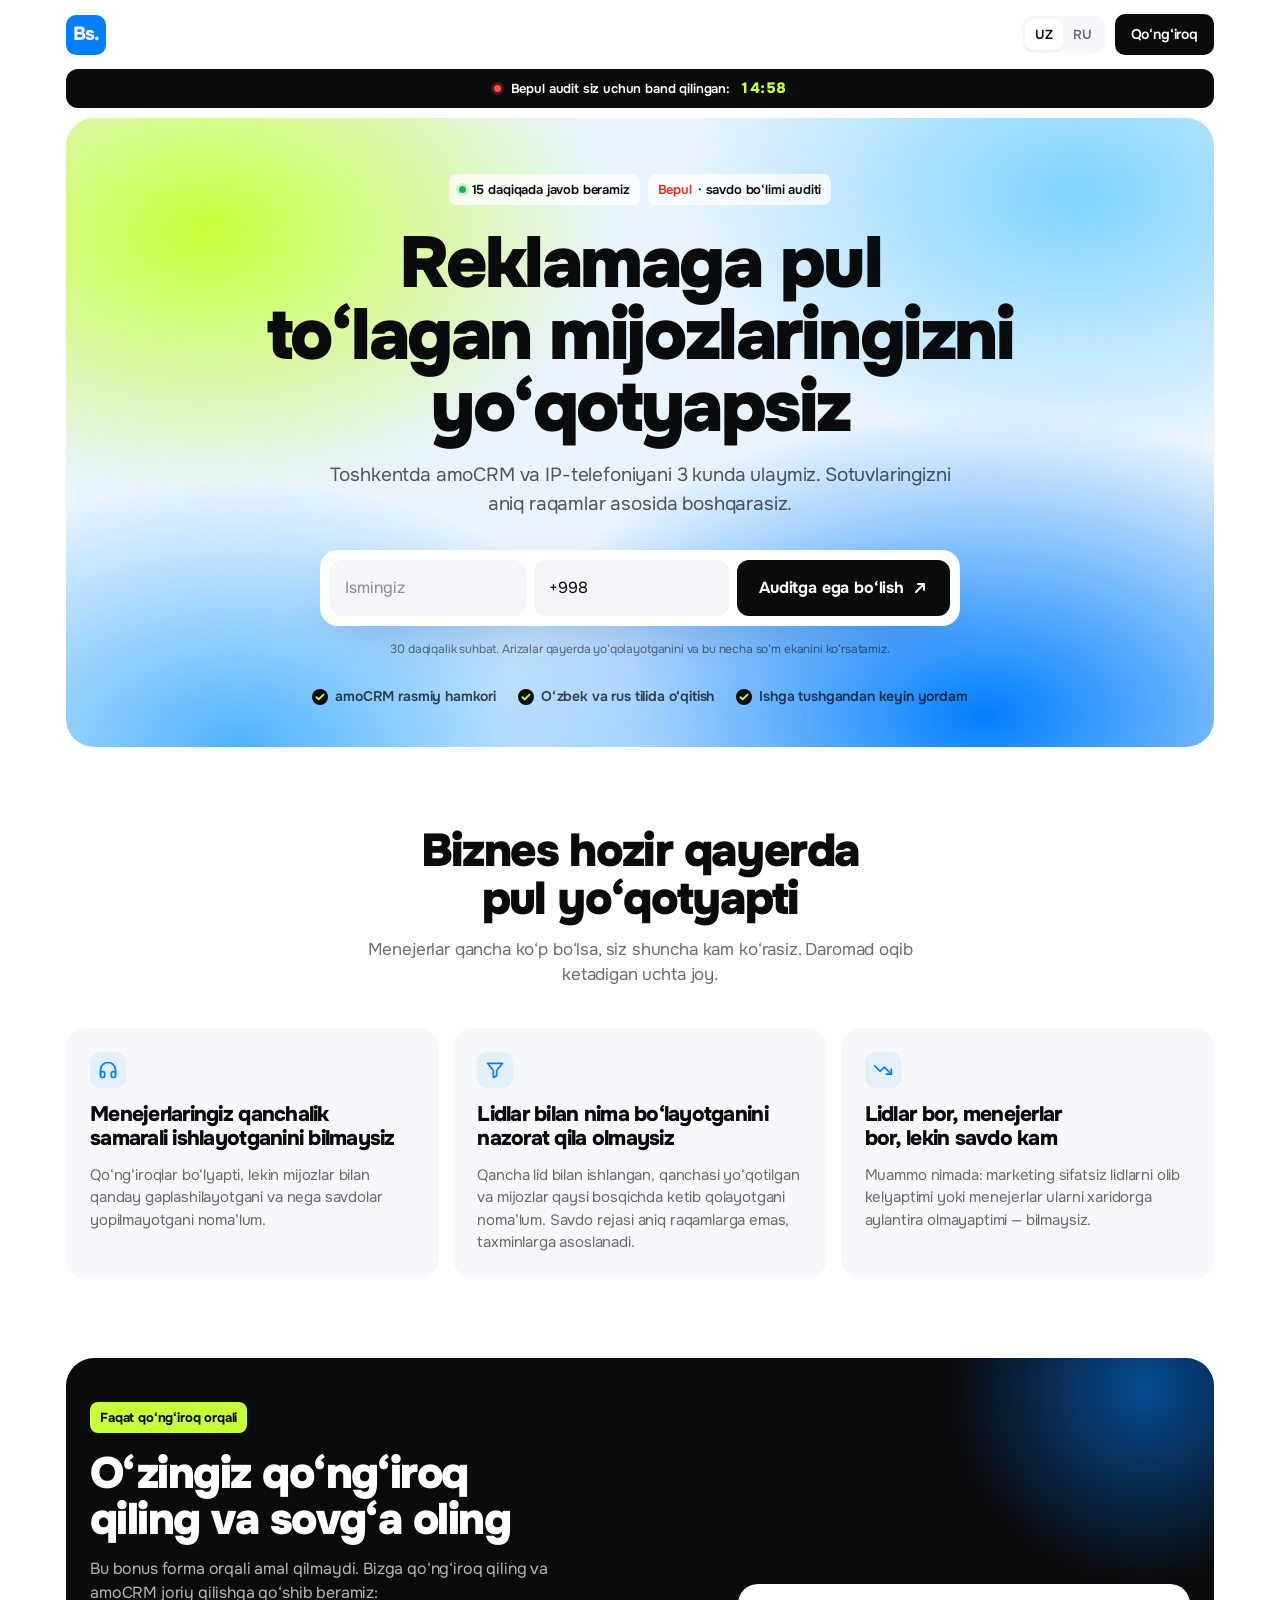
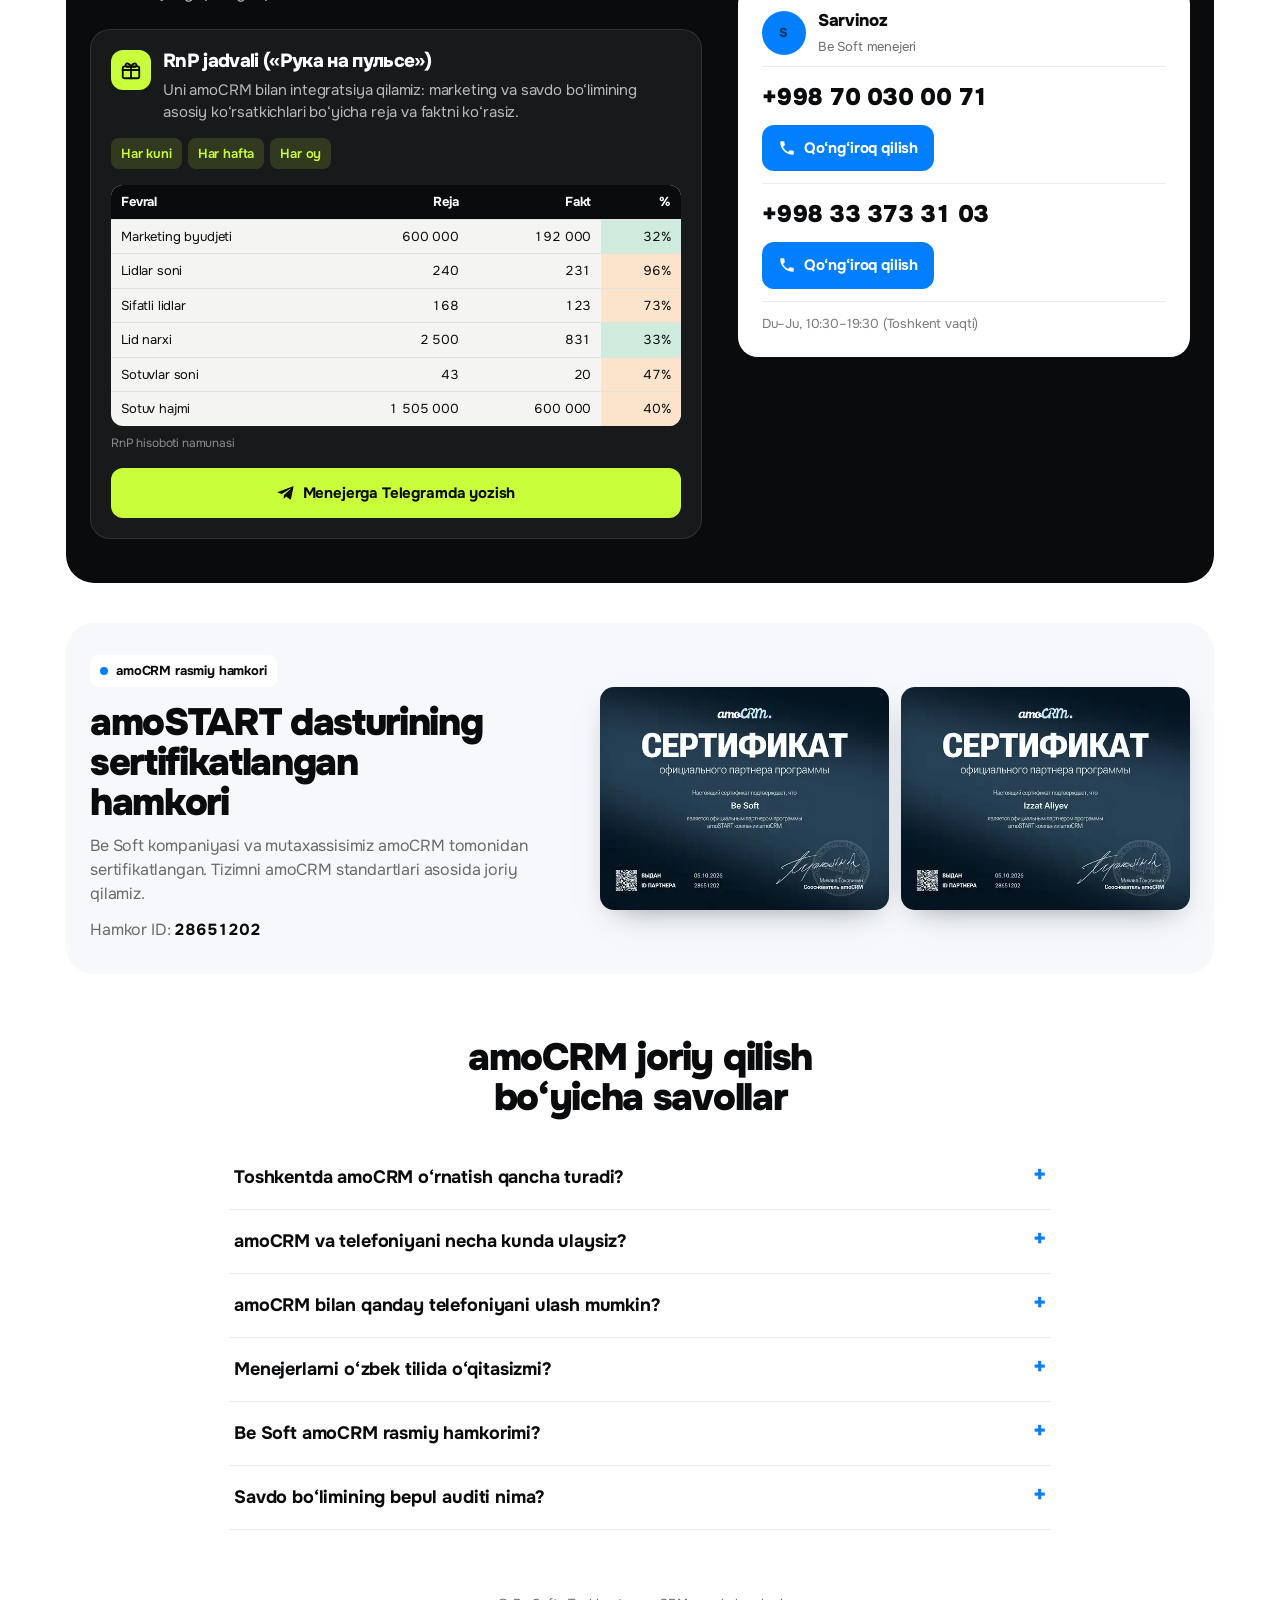
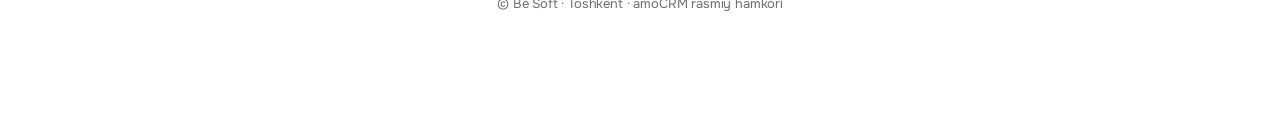
<file: uz/index.html>
<!doctype html>
<html lang="uz">
<head>
<meta charset="utf-8">
<meta name="viewport" content="width=device-width,initial-scale=1,viewport-fit=cover">
<!-- Yandex.Metrika counter -->
<script type="text/javascript">
    (function(m,e,t,r,i,k,a){
        m[i]=m[i]||function(){(m[i].a=m[i].a||[]).push(arguments)};
        m[i].l=1*new Date();
        for (var j = 0; j < document.scripts.length; j++) {if (document.scripts[j].src === r) { return; }}
        k=e.createElement(t),a=e.getElementsByTagName(t)[0],k.async=1,k.src=r,a.parentNode.insertBefore(k,a)
    })(window, document,'script','https://mc.yandex.ru/metrika/tag.js?id=113791518', 'ym');

    ym(113791518, 'init', {ssr:true, webvisor:true, clickmap:true, ecommerce:"dataLayer", referrer: document.referrer, url: location.href, accurateTrackBounce:true, trackLinks:true});
</script>
<noscript><div><img src="https://mc.yandex.ru/watch/113791518" style="position:absolute; left:-9999px;" alt="" /></div></noscript>
<!-- /Yandex.Metrika counter -->
<title>amoCRM o‘rnatish Toshkentda 3 kunda — Be Soft, rasmiy hamkor</title>
<meta name="description" content="Toshkentda amoCRM o‘rnatish va sozlash, IP-telefoniya integratsiyasi 3 kunda. amoCRM rasmiy hamkori. O‘zbek va rus tilida o‘qitish. Savdo bo‘limining bepul auditi.">
<link rel="canonical" href="https://besoft.uz/uz/">
<meta name="robots" content="index,follow,max-image-preview:large">
<link rel="alternate" hreflang="ru" href="https://besoft.uz/">
<link rel="alternate" hreflang="uz" href="https://besoft.uz/uz/">
<link rel="alternate" hreflang="x-default" href="https://besoft.uz/">
<meta name="theme-color" content="#027FFF">
<meta property="og:type" content="website">
<meta property="og:site_name" content="Be Soft">
<meta property="og:locale" content="uz_UZ">
<meta property="og:title" content="Toshkentda amoCRM va telefoniyani 3 kunda ulaymiz">
<meta property="og:description" content="Toshkentda amoCRM o‘rnatish va sozlash, IP-telefoniya integratsiyasi 3 kunda. amoCRM rasmiy hamkori. O‘zbek va rus tilida o‘qitish. Savdo bo‘limining bepul auditi.">
<meta property="og:url" content="https://besoft.uz/uz/">
<meta property="og:image" content="https://besoft.uz/og.png">
<meta property="og:image:width" content="1200"><meta property="og:image:height" content="630">
<meta name="twitter:card" content="summary_large_image">
<script type="application/ld+json">{"@context":"https://schema.org","@type":"ProfessionalService","@id":"https://besoft.uz/#org","name":"Be Soft","url":"https://besoft.uz/","logo":"https://besoft.uz/og.png","image":"https://besoft.uz/og.png","description":"Toshkentda amoCRM o‘rnatish va sozlash, IP-telefoniya integratsiyasi 3 kunda. amoCRM rasmiy hamkori. O‘zbek va rus tilida o‘qitish. Savdo bo‘limining bepul auditi.","telephone":["+998700300071","+998333733103"],"address":{"@type":"PostalAddress","addressLocality":"Toshkent","addressCountry":"UZ"},"areaServed":{"@type":"Country","name":"Uzbekistan"},"openingHoursSpecification":[{"@type":"OpeningHoursSpecification","dayOfWeek":["Monday","Tuesday","Wednesday","Thursday","Friday"],"opens":"10:30","closes":"19:30"}],"sameAs":["https://t.me/sarvinoz_besoft"],"knowsLanguage":["uz","ru"],"makesOffer":{"@type":"Offer","itemOffered":{"@type":"Service","name":"amoCRM o‘rnatish va telefoniya integratsiyasi","areaServed":"Tashkent"}}}</script>
<script type="application/ld+json">{"@context":"https://schema.org","@type":"FAQPage","mainEntity":[{"@type":"Question","name":"Toshkentda amoCRM o‘rnatish qancha turadi?","acceptedAnswer":{"@type":"Answer","text":"Narx menejerlar soni, voronkalar va integratsiyalarga bog‘liq. Aniq narxni so‘mda bepul savdo bo‘limi auditidan keyin aytamiz — u 30 daqiqa davom etadi."}},{"@type":"Question","name":"amoCRM va telefoniyani necha kunda ulaysiz?","acceptedAnswer":{"@type":"Answer","text":"Asosiy joriy qilish — 3 kun: savdo voronkasini sozlaymiz, qo‘ng‘iroqlarni yozib oluvchi IP-telefoniya, Instagram, Telegram va sayt formalarini ulaymiz, menejerlarni o‘qitamiz."}},{"@type":"Question","name":"amoCRM bilan qanday telefoniyani ulash mumkin?","acceptedAnswer":{"@type":"Answer","text":"O‘zbekistonda ishlaydigan IP-telefoniyani ulaymiz: mijoz kartasidan qo‘ng‘iroq qilish, suhbatlarni yozib olish va kiruvchi qo‘ng‘iroqlardan avtomatik bitim yaratish."}},{"@type":"Question","name":"Menejerlarni o‘zbek tilida o‘qitasizmi?","acceptedAnswer":{"@type":"Answer","text":"Ha. O‘zbek va rus tillarida o‘qitamiz va ishga tushgandan keyin ham jamoangizga yordam beramiz."}},{"@type":"Question","name":"Be Soft amoCRM rasmiy hamkorimi?","acceptedAnswer":{"@type":"Answer","text":"Ha. Be Soft — amoSTART dasturi bo‘yicha amoCRM sertifikatlangan hamkori, hamkor ID 28651202."}},{"@type":"Question","name":"Savdo bo‘limining bepul auditi nima?","acceptedAnswer":{"@type":"Answer","text":"30 daqiqalik suhbat: arizalar hozir qanday ishlanayotgani, mijozlar qayerda yo‘qolayotgani va bu biznesga qanchaga tushayotganini ko‘ramiz. Kompaniyangiz uchun amoCRM joriy qilish rejasini beramiz."}}]}</script>
<link rel="icon" href="data:image/svg+xml,%3Csvg xmlns='http://www.w3.org/2000/svg' viewBox='0 0 64 64'%3E%3Crect width='64' height='64' rx='14' fill='%23027FFF'/%3E%3Ctext x='8' y='44' font-family='Arial' font-weight='900' font-size='32' fill='white'%3EBs.%3C/text%3E%3C/svg%3E">
<link rel="preconnect" href="https://fonts.googleapis.com">
<link rel="preconnect" href="https://fonts.gstatic.com" crossorigin>
<link rel="stylesheet" href="https://fonts.googleapis.com/css2?family=Onest:wght@400;500;600;700;800;900&display=swap">
<style>
/* Layout: careerspace-style — white page, one big rounded hero card with a blue/lime mesh and the form inside it; 3 tinted cards; dark call band. Centered, short, one action. */
:root{
  --bg:#FFFFFF; --soft:#F6F8FB; --ink:#0A0B0D; --muted:rgba(10,11,13,.6); --line:rgba(10,11,13,.08);
  --blue:#027FFF; --blue-soft:rgba(2,127,255,.08); --lime:#C8FF3A; --coral:#FF4D3D; --card:#FFFFFF;
  --dark:#0A0B0D; --on-dark:#FFFFFF;
  --sans:"Onest","Helvetica Neue",Arial,sans-serif;
}
@media (prefers-color-scheme: dark){:root:not([data-theme="light"]){
  --bg:#0B0C0F; --soft:#14161B; --ink:#F2F3F5; --muted:rgba(242,243,245,.62); --line:rgba(255,255,255,.09);
  --blue:#2B93FF; --blue-soft:rgba(43,147,255,.12); --card:#14161B; --dark:#16181D; color-scheme:dark}}
:root[data-theme="dark"]{
  --bg:#0B0C0F; --soft:#14161B; --ink:#F2F3F5; --muted:rgba(242,243,245,.62); --line:rgba(255,255,255,.09);
  --blue:#2B93FF; --blue-soft:rgba(43,147,255,.12); --card:#14161B; --dark:#16181D; color-scheme:dark}

*{box-sizing:border-box}
body{background:var(--bg);color:var(--ink);font-family:var(--sans);font-size:16px;line-height:1.5;-webkit-font-smoothing:antialiased;letter-spacing:-.01em}
.wrap{max-width:1180px;margin:0 auto;padding-left:max(16px,env(safe-area-inset-left,0px));padding-right:max(16px,env(safe-area-inset-right,0px))}
h1,h2,h3{margin:0;text-wrap:balance;letter-spacing:-.035em}
p{margin:0}
:focus-visible{outline:2px solid var(--blue);outline-offset:2px}

/* header */
.top{display:flex;align-items:center;justify-content:space-between;gap:12px;padding-block:14px}
.logo{text-decoration:none}.mark{width:40px;height:40px;border-radius:10px;background:#027FFF;color:#F2F1F1;font-weight:800;font-size:19px;letter-spacing:-.05em;display:flex;align-items:center;justify-content:center;line-height:1}.mark i{font-style:normal}
.top-r{display:flex;align-items:center;gap:10px}
.lang{display:flex;background:var(--soft);border-radius:10px;padding:3px}
.lang a,.lang button{all:unset;cursor:pointer;font-size:13px;font-weight:600;padding:6px 10px;border-radius:8px;color:var(--muted)}
.lang [aria-pressed="true"]{background:var(--card);color:var(--ink);box-shadow:0 1px 2px rgba(0,0,0,.08)}
.top-cta{all:unset;cursor:pointer;background:var(--ink);color:var(--bg);font-weight:600;font-size:14px;padding:10px 16px;border-radius:10px}

/* hero card */
.hero{position:relative;overflow:hidden;border-radius:28px;padding-block:56px 40px;padding-inline:20px;text-align:center;color:#0A0B0D;
  background:
    radial-gradient(60% 70% at 12% 18%, #C8FF3A 0%, rgba(200,255,58,0) 60%),
    radial-gradient(55% 65% at 88% 12%, #7FD4FF 0%, rgba(127,212,255,0) 62%),
    radial-gradient(70% 80% at 80% 95%, #027FFF 0%, rgba(2,127,255,0) 60%),
    radial-gradient(60% 70% at 15% 100%, #4FB3FF 0%, rgba(79,179,255,0) 60%),
    #E8F4FF}
.badges{display:flex;justify-content:center;flex-wrap:wrap;gap:8px;margin-bottom:22px}
.badge{display:inline-flex;align-items:center;gap:6px;background:rgba(255,255,255,.75);backdrop-filter:blur(6px);border-radius:8px;padding:6px 10px;font-size:13px;font-weight:600}
.badge .hot{color:#E0301E}
.dot{width:7px;height:7px;border-radius:50%;background:#1BB35A;box-shadow:0 0 0 3px rgba(27,179,90,.2)}
.hero h1{font-size:clamp(34px,6.4vw,72px);line-height:1;font-weight:900;max-width:17ch;margin-inline:auto}
.hero .sub{margin:18px auto 0;font-size:clamp(16px,1.8vw,19px);color:rgba(10,11,13,.68);max-width:34em}

/* form inside hero */
.form{margin:32px auto 0;max-width:640px;background:#FFFFFF;border-radius:18px;padding:10px;display:grid;grid-template-columns:1fr 1fr auto;gap:8px;box-shadow:0 20px 50px -20px rgba(2,60,140,.35)}
.form input{font:inherit;font-size:16px;color:#0A0B0D;background:#F3F5F8;border:1px solid transparent;border-radius:12px;padding:15px 14px;width:100%;min-width:0}
.form input:focus{outline:none;border-color:#027FFF;background:#fff}
.form input::placeholder{color:rgba(10,11,13,.45)}
.go{all:unset;box-sizing:border-box;cursor:pointer;background:#0A0B0D;color:#fff;font-weight:700;font-size:16px;padding:15px 22px;border-radius:12px;display:inline-flex;align-items:center;justify-content:center;gap:8px;white-space:nowrap;transition:transform .15s}
.go:hover{transform:translateY(-1px)}
.go:focus-visible{outline:2px solid #027FFF;outline-offset:2px}
.go svg{width:16px;height:16px}
.size{grid-column:1/-1;display:flex;flex-wrap:wrap;align-items:center;gap:6px;padding:4px 4px 2px;font-size:13px;color:rgba(10,11,13,.6);text-align:left}
.size label{display:block}
.size input{position:absolute;opacity:0;pointer-events:none}
.size span{display:inline-block;padding:6px 10px;border-radius:8px;background:#F3F5F8;color:#0A0B0D;font-weight:600;cursor:pointer}
.size input:checked+span{background:#027FFF;color:#fff}
.size input:focus-visible+span{outline:2px solid #027FFF;outline-offset:2px}
.err{grid-column:1/-1;color:#E0301E;font-size:13px;text-align:left;padding-inline:6px}
.fine{margin-top:14px;font-size:12px;color:rgba(10,11,13,.55)}
.done{margin:32px auto 0;max-width:520px;background:#fff;border-radius:18px;padding:26px;text-align:left;box-shadow:0 20px 50px -20px rgba(2,60,140,.35)}
.done b{display:block;font-size:20px;font-weight:800;margin-bottom:6px}
.done p{color:rgba(10,11,13,.65)}

.proof{display:flex;justify-content:center;flex-wrap:wrap;gap:8px 22px;margin-top:28px;font-size:14px;font-weight:600;color:rgba(10,11,13,.75)}
.proof span{display:inline-flex;align-items:center;gap:7px}
.proof span::before{content:"";width:16px;height:16px;border-radius:50%;background:#0A0B0D url("data:image/svg+xml,%3Csvg xmlns='http://www.w3.org/2000/svg' viewBox='0 0 16 16'%3E%3Cpath d='M4.5 8.2l2.2 2.2 4.8-4.8' fill='none' stroke='%23C8FF3A' stroke-width='2' stroke-linecap='round' stroke-linejoin='round'/%3E%3C/svg%3E") center/16px no-repeat}

/* section */
.sec{padding-block:80px 24px}
.sec h2{font-size:clamp(28px,4.4vw,46px);font-weight:900;line-height:1.04;text-align:center;max-width:18ch;margin-inline:auto}
.sec .sub{text-align:center;color:var(--muted);margin:14px auto 0;max-width:36em;font-size:17px}
.cards{display:grid;grid-template-columns:repeat(3,1fr);gap:14px;margin-top:40px}
.c{background:var(--soft);border-radius:20px;padding:24px;display:flex;flex-direction:column;gap:14px;min-width:0}
.ic{width:36px;height:36px;border-radius:10px;display:grid;place-items:center;background:var(--blue-soft);color:var(--blue)}
.ic svg{width:20px;height:20px}
.was{font-size:15px;color:var(--muted);text-decoration:line-through;text-decoration-color:var(--coral);text-decoration-thickness:2px}
.c h3{font-size:21px;font-weight:800;line-height:1.15}
.c p{color:var(--muted);font-size:15px}
.c .res{margin-top:auto;padding-top:14px;border-top:1px solid var(--line);font-size:14px;font-weight:600;color:var(--ink)}
.c .res i{font-style:normal;color:var(--blue)}

/* call band */
.call{margin-block:56px 40px;background:var(--dark);color:var(--on-dark);border-radius:28px;padding:44px 24px;display:grid;grid-template-columns:1.15fr .85fr;gap:36px;align-items:center;position:relative;overflow:hidden}
.call::after{content:"";position:absolute;width:420px;height:420px;right:-140px;top:-180px;border-radius:50%;background:radial-gradient(circle,rgba(2,127,255,.55),rgba(2,127,255,0) 65%);pointer-events:none}
.call>*{position:relative;z-index:1;min-width:0}
.tag{display:inline-block;background:var(--lime);color:#0A0B0D;font-size:13px;font-weight:700;border-radius:8px;padding:6px 10px;margin-bottom:18px}
.call h2{font-size:clamp(28px,4vw,44px);font-weight:900;line-height:1.04;text-align:left;margin:0;max-width:16ch}
.call .lead{margin-top:14px;color:rgba(255,255,255,.7);font-size:16px;max-width:30em}
.gift{margin-top:24px;background:rgba(255,255,255,.06);border:1px solid rgba(255,255,255,.1);border-radius:20px;padding:20px}
.gift-h{display:flex;gap:12px;align-items:flex-start}
.gift-ic{flex:none;width:40px;height:40px;border-radius:12px;background:var(--lime);color:#0A0B0D;display:grid;place-items:center}
.gift-ic svg{width:22px;height:22px}
.gift h3{font-size:19px;font-weight:800;line-height:1.2;margin:0}
.gift p{margin-top:6px;color:rgba(255,255,255,.7);font-size:15px}
.periods{display:flex;flex-wrap:wrap;gap:6px;margin-top:14px}
.periods span{font-size:13px;font-weight:600;padding:6px 10px;border-radius:8px;background:rgba(200,255,58,.14);color:var(--lime)}
.rnp-wrap{margin-top:16px;overflow-x:auto}
.rnp{background:#F4F4F2;color:#0A0B0D;border-radius:12px;overflow:hidden;font-size:13px;font-variant-numeric:tabular-nums}
.rnp div{display:grid;grid-template-columns:1.7fr 1fr 1fr .6fr}
.rnp span{padding:7px 10px;border-top:1px solid #E2E2DE;text-align:right;white-space:nowrap}
.rnp span:first-child{text-align:left;white-space:normal}
.rnp .h span{background:#0A0B0D;color:#fff;font-weight:700;border-top:0}
.rnp .g{background:#CFEBDD}
.rnp .w{background:#FBE3CC}
.gift .rnp-cap{margin-top:8px;font-size:12px;color:rgba(255,255,255,.5)}
.tg{margin-top:16px;display:flex;align-items:center;justify-content:center;gap:8px;background:var(--lime);color:#0A0B0D;font-weight:700;font-size:15px;padding:14px 16px;border-radius:12px;text-decoration:none}
.tg svg{width:18px;height:18px}
.tg:focus-visible{outline:2px solid #fff;outline-offset:2px}
.timer{display:flex;align-items:center;justify-content:center;flex-wrap:wrap;gap:4px 10px;width:100%;margin:0 0 10px;padding:8px 14px;border-radius:12px;background:#0A0B0D;color:#fff;font-size:13px;font-weight:600;text-align:center}
.timer b{color:#C8FF3A;font-size:15px;font-weight:800;font-variant-numeric:tabular-nums;letter-spacing:.02em}
.tdot{width:7px;height:7px;border-radius:50%;background:#FF4D3D;box-shadow:0 0 0 3px rgba(255,77,61,.25)}
.box{background:#FFFFFF;color:#0A0B0D;border-radius:20px;padding:24px}
.mgr{display:flex;align-items:center;gap:12px;margin-bottom:8px}
.ava{width:44px;height:44px;border-radius:50%;background:#027FFF;color:#fff;display:grid;place-items:center;font-weight:800;font-size:20px;flex:none}
.mgr b{display:block;font-size:17px;font-weight:800}
.mgr span{font-size:13px;color:rgba(10,11,13,.6)}
.line{display:flex;align-items:center;justify-content:space-between;gap:10px;padding-block:12px;border-top:1px solid #ECEDEF;flex-wrap:wrap}
.phone{font-size:clamp(20px,2.4vw,24px);font-weight:900;letter-spacing:-.02em;font-variant-numeric:tabular-nums;user-select:all}
.dial{display:inline-flex;align-items:center;gap:8px;background:#027FFF;color:#fff;font-weight:700;font-size:15px;padding:12px 16px;border-radius:12px;text-decoration:none}
.dial svg{width:18px;height:18px}
.dial:focus-visible{outline:2px solid #0A0B0D;outline-offset:2px}
.hours{padding-top:12px;border-top:1px solid #ECEDEF;font-size:13px;color:rgba(10,11,13,.55)}

.partner{margin-block:0 40px;padding:32px 24px;border-radius:28px;background:var(--soft);display:grid;grid-template-columns:.9fr 1.1fr;gap:28px;align-items:center}
.partner>*{min-width:0}
.pbadge{display:inline-flex;align-items:center;gap:8px;background:var(--card);border-radius:8px;padding:6px 10px;font-size:13px;font-weight:700;margin-bottom:16px}
.pbadge::before{content:"";width:8px;height:8px;border-radius:50%;background:var(--blue)}
.partner h2{font-size:clamp(26px,3.4vw,38px);font-weight:900;line-height:1.05;margin:0;max-width:16ch}
.partner p{margin-top:12px;color:var(--muted);font-size:16px;max-width:32em}
.pid{font-size:14px;font-variant-numeric:tabular-nums}
.pid b{color:var(--ink)}
.certs{display:grid;grid-template-columns:1fr 1fr;gap:12px}
.certs a{display:block;border-radius:14px;overflow:hidden;box-shadow:0 12px 30px -16px rgba(10,20,40,.5);transition:transform .2s}
.certs a:hover{transform:translateY(-3px)}
.certs img{display:block;width:100%;height:auto}
@media (max-width:860px){.partner{grid-template-columns:1fr;padding:28px 20px}}

.faq{padding-block:24px 56px;max-width:820px;margin-inline:auto}
.faq h2{font-size:clamp(26px,3.6vw,38px);font-weight:900;line-height:1.05;text-align:center;margin:0 auto 28px;max-width:20ch}
.faq details{border-bottom:1px solid var(--line);padding:18px 4px}
.faq summary{cursor:pointer;list-style:none;font-size:18px;font-weight:700;display:flex;justify-content:space-between;gap:16px}
.faq summary::-webkit-details-marker{display:none}
.faq summary::after{content:"+";color:var(--blue);font-weight:800;font-size:22px;line-height:1;transition:transform .2s}
.faq details[open] summary::after{transform:rotate(45deg)}
.faq details p{color:var(--muted);margin:10px 0 0;font-size:16px;max-width:60ch}
footer{padding-block:8px 100px;font-size:13px;color:var(--muted);text-align:center}

/* sticky mobile CTA */
.stick{position:fixed;left:0;right:0;bottom:0;z-index:20;padding:10px max(12px,env(safe-area-inset-right,0px)) calc(10px + env(safe-area-inset-bottom,0px)) max(12px,env(safe-area-inset-left,0px));background:linear-gradient(to top,var(--bg) 60%,transparent);display:none}
.stick a{display:block;text-align:center;background:#027FFF;color:#fff;font-weight:700;padding:15px;border-radius:14px;text-decoration:none}

@media (max-width:860px){
  .cards{grid-template-columns:1fr}
  .call{grid-template-columns:1fr;padding:32px 20px}
}
@media (max-width:640px){
  .form{grid-template-columns:1fr}
  .hero{padding-block:32px 24px;padding-inline:16px;border-radius:22px;text-align:left}
  .badges{justify-content:flex-start}
  .hero h1{font-size:7.4vw;letter-spacing:-.04em;max-width:none;margin-inline:0;text-wrap:wrap}
  .hero .sub{margin-inline:0}
  .proof{justify-content:flex-start}
  .top-cta{display:none}
  .stick{display:block}
  .stick[hidden]{display:none}
  .rnp{font-size:12px}
  .rnp div{grid-template-columns:1.5fr 1fr 1fr .65fr}
  .rnp span{padding:6px}
}
@media (prefers-reduced-motion:reduce){.go{transition:none}}
</style>
<style>body{margin:0}img{max-width:100%}[hidden]{display:none!important}</style>
</head>
<body data-page="seo">

<header class="wrap top">
  <a class="logo" href="#form" aria-label="Be Soft"><span class="mark">Bs<i>.</i></span></a>
  <div class="top-r">
    <div class="lang" role="group" aria-label="Til / Язык">
      <a href="/uz/" hreflang="uz" data-set="uz" aria-pressed="true">UZ</a>
      <a href="/" hreflang="ru" data-set="ru" aria-pressed="false">RU</a>
    </div>
    <a class="top-cta" href="#call" data-i="topCall">Qo‘ng‘iroq</a>
  </div>
</header>

<main class="wrap">
  <div class="timer" role="timer"><span class="tdot" aria-hidden="true"></span><span data-i="tLabel">Bepul audit siz uchun band qilingan:</span><b id="tVal">15:00</b></div>
  <section class="hero" id="form">
    <div class="badges">
      <span class="badge"><span class="dot"></span><span data-i="b1">15 daqiqada javob beramiz</span></span>
      <span class="badge"><span class="hot" data-i="b2a">Bepul</span><span data-i="b2">· savdo bo‘limi auditi</span></span>
    </div>
    <h1 data-i="h1">Reklamaga pul to‘lagan mijozlaringizni yo‘qotyapsiz</h1>
    <p class="sub" data-i="sub">Toshkentda amoCRM va IP-telefoniyani 3 kunda ulaymiz. Sotuvlaringizni aniq raqamlar asosida boshqarasiz.</p>

    <form class="form" id="leadForm" novalidate>
      <input type="text" id="f-name" autocomplete="name" data-ph="name" placeholder="Ismingiz" aria-label="Name">
      <input type="tel" id="f-phone" autocomplete="tel" inputmode="tel" value="+998 " aria-label="Phone">
      <button class="go" type="submit"><span data-i="submit">Auditga ega bo‘lish</span><svg viewBox="0 0 16 16" aria-hidden="true"><path d="M4 12L12 4M6 4h6v6" fill="none" stroke="currentColor" stroke-width="2" stroke-linecap="round" stroke-linejoin="round"/></svg></button>
      <p class="err" id="err" hidden></p>
    </form>
    <div class="done" id="done" hidden><b data-i="doneT">Arizangiz qabul qilindi</b><p data-i="doneP">Ish vaqtida 15 daqiqa ichida qo‘ng‘iroq qilamiz. Tezroq bo‘lsin desangiz — o‘zingiz qo‘ng‘iroq qiling va quyidagi bonusni oling.</p><a class="tg" id="botLink" href="https://t.me/besoft_uz_bot" target="_blank" rel="noopener"><svg viewBox="0 0 24 24" fill="currentColor" aria-hidden="true"><path d="M21.9 4.3 18.7 19.5c-.2 1-.9 1.3-1.7.8l-4.8-3.6-2.3 2.2c-.3.3-.5.5-1 .5l.3-4.9 8.9-8c.4-.3-.1-.5-.6-.2L6.5 13.3 1.8 11.8c-1-.3-1-1 .2-1.5L20.6 3.2c.9-.3 1.6.2 1.3 1.1z"/></svg><span data-i="botBtn">Telegramda davom etish</span></a></div>
    <p class="fine" data-i="fine">30 daqiqalik suhbat. Arizalar qayerda yo‘qolayotganini va bu necha so‘m ekanini ko‘rsatamiz.</p>

    <div class="proof">
      <span data-i="pr1">amoCRM rasmiy hamkori</span><span data-i="pr2">O‘zbek va rus tilida o‘qitish</span><span data-i="pr3">Ishga tushgandan keyin yordam</span>
    </div>
  </section>

  <section class="sec">
    <h2 data-i="painT">Biznes hozir qayerda pul yo‘qotyapti</h2>
    <p class="sub" data-i="painS">Menejerlar qancha ko‘p bo‘lsa, siz shuncha kam ko‘rasiz. Daromad oqib ketadigan uchta joy.</p>
    <div class="cards">
      <article class="c">
        <div class="ic"><svg viewBox="0 0 24 24" fill="none" stroke="currentColor" stroke-width="2" stroke-linecap="round" stroke-linejoin="round" aria-hidden="true"><path d="M3 18v-6a9 9 0 0 1 18 0v6"/><path d="M21 19a2 2 0 0 1-2 2h-1a2 2 0 0 1-2-2v-3a2 2 0 0 1 2-2h3zM3 19a2 2 0 0 0 2 2h1a2 2 0 0 0 2-2v-3a2 2 0 0 0-2-2H3z"/></svg></div>
        <h3 data-i="c1h">Menejerlaringiz qanchalik samarali ishlayotganini bilmaysiz</h3>
        <p data-i="c1p">Qo‘ng‘iroqlar bo‘lyapti, lekin mijozlar bilan qanday gaplashilayotgani va nega savdolar yopilmayotgani noma’lum.</p>
      </article>
      <article class="c">
        <div class="ic"><svg viewBox="0 0 24 24" fill="none" stroke="currentColor" stroke-width="2" stroke-linecap="round" stroke-linejoin="round" aria-hidden="true"><path d="M3 4h18l-7 8.5V19l-4 2v-8.5z"/></svg></div>
        <h3 data-i="c2h">Lidlar bilan nima bo‘layotganini nazorat qila olmaysiz</h3>
        <p data-i="c2p">Qancha lid bilan ishlangan, qanchasi yo‘qotilgan va mijozlar qaysi bosqichda ketib qolayotgani noma’lum. Savdo rejasi aniq raqamlarga emas, taxminlarga asoslanadi.</p>
      </article>
      <article class="c">
        <div class="ic"><svg viewBox="0 0 24 24" fill="none" stroke="currentColor" stroke-width="2" stroke-linecap="round" stroke-linejoin="round" aria-hidden="true"><path d="M22 17l-8.5-8.5-5 5L2 7"/><path d="M16 17h6v-6"/></svg></div>
        <h3 data-i="c3h">Lidlar bor, menejerlar bor, lekin savdo kam</h3>
        <p data-i="c3p">Muammo nimada: marketing sifatsiz lidlarni olib kelyaptimi yoki menejerlar ularni xaridorga aylantira olmayaptimi — bilmaysiz.</p>
      </article>
    </div>
  </section>

  <section class="call" id="call">
    <div>
      <span class="tag" data-i="tag">Faqat qo‘ng‘iroq orqali</span>
      <h2 data-i="callT">O‘zingiz qo‘ng‘iroq qiling va sovg‘a oling</h2>
      <p class="lead" data-i="callL">Bu bonus forma orqali amal qilmaydi. Bizga qo‘ng‘iroq qiling va amoCRM joriy qilishga qo‘shib beramiz:</p>
      <div class="gift">
        <div class="gift-h">
          <span class="gift-ic"><svg viewBox="0 0 24 24" fill="none" stroke="currentColor" stroke-width="2" stroke-linecap="round" stroke-linejoin="round" aria-hidden="true"><rect x="3" y="8" width="18" height="13" rx="2"/><path d="M12 8v13M3 12h18M12 8c-2-4-6-4-6-1s6 1 6 1zm0 0c2-4 6-4 6-1s-6 1-6 1z"/></svg></span>
          <div><h3 data-i="gT">RnP jadvali («Рука на пульсе»)</h3><p data-i="gP">Uni amoCRM bilan integratsiya qilamiz: marketing va savdo bo‘limining asosiy ko‘rsatkichlari bo‘yicha reja va faktni ko‘rasiz.</p></div>
        </div>
        <div class="periods"><span data-i="per1">Har kuni</span><span data-i="per2">Har hafta</span><span data-i="per3">Har oy</span></div>
        <div class="rnp-wrap"><div class="rnp">
          <div class="h"><span data-i="rM">Fevral</span><span data-i="rPlan">Reja</span><span data-i="rFact">Fakt</span><span>%</span></div>
          <div><span data-i="r1">Marketing byudjeti</span><span>600 000</span><span>192 000</span><span class="g">32%</span></div>
          <div><span data-i="r2">Lidlar soni</span><span>240</span><span>231</span><span class="w">96%</span></div>
          <div><span data-i="r3">Sifatli lidlar</span><span>168</span><span>123</span><span class="w">73%</span></div>
          <div><span data-i="r4">Lid narxi</span><span>2 500</span><span>831</span><span class="g">33%</span></div>
          <div><span data-i="r5">Sotuvlar soni</span><span>43</span><span>20</span><span class="w">47%</span></div>
          <div><span data-i="r6">Sotuv hajmi</span><span>1 505 000</span><span>600 000</span><span class="w">40%</span></div>
        </div></div>
        <p class="rnp-cap" data-i="rCap">RnP hisoboti namunasi</p>
        <a class="tg" id="tgLink" href="https://t.me/sarvinoz_besoft" target="_blank" rel="noopener"><svg viewBox="0 0 24 24" fill="currentColor" aria-hidden="true"><path d="M21.9 4.3 18.7 19.5c-.2 1-.9 1.3-1.7.8l-4.8-3.6-2.3 2.2c-.3.3-.5.5-1 .5l.3-4.9 8.9-8c.4-.3-.1-.5-.6-.2L6.5 13.3 1.8 11.8c-1-.3-1-1 .2-1.5L20.6 3.2c.9-.3 1.6.2 1.3 1.1z"/></svg><span data-i="tgBtn">Menejerga Telegramda yozish</span></a>
      </div>
    </div>
    <div class="box">
      <div class="mgr"><span class="ava" data-i="mIni">S</span><div><b data-i="mName">Sarvinoz</b><span data-i="mRole">Be Soft menejeri</span></div></div>
      <div class="line"><span class="phone">+998 70 030 00 71</span><a class="dial" href="tel:+998700300071"><svg viewBox="0 0 24 24" fill="currentColor" aria-hidden="true"><path d="M6.6 10.8a15.1 15.1 0 0 0 6.6 6.6l2.2-2.2a1 1 0 0 1 1-.25 11.4 11.4 0 0 0 3.6.57 1 1 0 0 1 1 1V20a1 1 0 0 1-1 1A17 17 0 0 1 3 4a1 1 0 0 1 1-1h3.5a1 1 0 0 1 1 1c0 1.25.2 2.45.57 3.57a1 1 0 0 1-.25 1z"/></svg><span data-i="callBtn">Qo‘ng‘iroq qilish</span></a></div>
      <div class="line"><span class="phone">+998 33 373 31 03</span><a class="dial" href="tel:+998333733103"><svg viewBox="0 0 24 24" fill="currentColor" aria-hidden="true"><path d="M6.6 10.8a15.1 15.1 0 0 0 6.6 6.6l2.2-2.2a1 1 0 0 1 1-.25 11.4 11.4 0 0 0 3.6.57 1 1 0 0 1 1 1V20a1 1 0 0 1-1 1A17 17 0 0 1 3 4a1 1 0 0 1 1-1h3.5a1 1 0 0 1 1 1c0 1.25.2 2.45.57 3.57a1 1 0 0 1-.25 1z"/></svg><span data-i="callBtn">Qo‘ng‘iroq qilish</span></a></div>
      <p class="hours" data-i="hours">Du–Ju, 10:30–19:30 (Toshkent vaqti)</p>
    </div>
  </section>
  <section class="partner" id="partner">
    <div>
      <span class="pbadge" data-i="pTag">amoCRM rasmiy hamkori</span>
      <h2 data-i="pT">amoSTART dasturining sertifikatlangan hamkori</h2>
      <p data-i="pP">Be Soft kompaniyasi va mutaxassisimiz amoCRM tomonidan sertifikatlangan. Tizimni amoCRM standartlari asosida joriy qilamiz.</p>
      <p class="pid"><span data-i="pIdK">Hamkor ID:</span> <b>28651202</b></p>
    </div>
    <div class="certs">
      <a href="/cert-besoft.webp" target="_blank" rel="noopener"><img src="/cert-besoft.webp" alt="Сертификат партнёра amoCRM: Be Soft" width="560" height="432"></a>
      <a href="/cert-izzat.webp" target="_blank" rel="noopener"><img src="/cert-izzat.webp" alt="Сертификат партнёра amoCRM: Izzat Aliyev" width="560" height="432"></a>
    </div>
  </section>
  <section class="faq" id="faq">
    <h2 data-i="faqT">amoCRM joriy qilish bo‘yicha savollar</h2>
    <details><summary data-i="q1">Toshkentda amoCRM o‘rnatish qancha turadi?</summary><p data-i="a1">Narx menejerlar soni, voronkalar va integratsiyalarga bog‘liq. Aniq narxni so‘mda bepul savdo bo‘limi auditidan keyin aytamiz — u 30 daqiqa davom etadi.</p></details>
    <details><summary data-i="q2">amoCRM va telefoniyani necha kunda ulaysiz?</summary><p data-i="a2">Asosiy joriy qilish — 3 kun: savdo voronkasini sozlaymiz, qo‘ng‘iroqlarni yozib oluvchi IP-telefoniya, Instagram, Telegram va sayt formalarini ulaymiz, menejerlarni o‘qitamiz.</p></details>
    <details><summary data-i="q3">amoCRM bilan qanday telefoniyani ulash mumkin?</summary><p data-i="a3">O‘zbekistonda ishlaydigan IP-telefoniyani ulaymiz: mijoz kartasidan qo‘ng‘iroq qilish, suhbatlarni yozib olish va kiruvchi qo‘ng‘iroqlardan avtomatik bitim yaratish.</p></details>
    <details><summary data-i="q4">Menejerlarni o‘zbek tilida o‘qitasizmi?</summary><p data-i="a4">Ha. O‘zbek va rus tillarida o‘qitamiz va ishga tushgandan keyin ham jamoangizga yordam beramiz.</p></details>
    <details><summary data-i="q5">Be Soft amoCRM rasmiy hamkorimi?</summary><p data-i="a5">Ha. Be Soft — amoSTART dasturi bo‘yicha amoCRM sertifikatlangan hamkori, hamkor ID 28651202.</p></details>
    <details><summary data-i="q6">Savdo bo‘limining bepul auditi nima?</summary><p data-i="a6">30 daqiqalik suhbat: arizalar hozir qanday ishlanayotgani, mijozlar qayerda yo‘qolayotgani va bu biznesga qanchaga tushayotganini ko‘ramiz. Kompaniyangiz uchun amoCRM joriy qilish rejasini beramiz.</p></details>
  </section>
</main>

<footer class="wrap" data-i="foot">© Be Soft · Toshkent · amoCRM rasmiy hamkori</footer>
<div class="stick" id="stick"><a href="#form" data-i="stick">Bepul audit olish</a></div>

<script>
/* адрес обработчика заявок (Google Apps Script) */
const LEAD_URL = "https://script.google.com/macros/s/AKfycbzcg-IZvPC1EU9NYeTO4m2XqFvlSlDxAE4wQcXGeyTgEAuM6Waj-qu1_OkrnSPa9LT3EQ/exec";

const T = {
ru:{
  topCall:"Позвонить",
  b1:"Отвечаем за 15 минут", b2a:"Бесплатно", b2:"· аудит отдела продаж",
  h1:"Вы теряете клиентов, которых уже оплатили рекламой",
  sub:"Внедрим amoCRM и IP-телефонию в Ташкенте за 3 дня. Каждая заявка, звонок и сделка будут у вас в телефоне, а не в голове менеджера.",
  name:"Ваше имя", submit:"Получить аудит",
  errName:"Как к вам обращаться?", errPhone:"Проверьте номер: после +998 нужно 9 цифр.",
  fine:"30 минут созвона. Покажем, где утекают заявки и сколько это стоит в сумах.",
  doneT:"Заявка у нас", doneP:"Позвоним в течение 15 минут в рабочее время. Хотите быстрее — наберите сами и заберите бонус ниже.",
  pr1:"Официальный партнёр amoCRM", pr2:"Обучение на узбекском и русском", pr3:"Поддержка после запуска",
  painT:"Где бизнес теряет деньги прямо сейчас",
  painS:"Чем больше менеджеров, тем меньше вы видите. Три места, где утекает выручка.",
  c1h:"Вы не знаете, как реально работают ваши менеджеры", c1p:"Менеджеры работают, звонки идут, но вы не знаете, насколько качественно они общаются с клиентами и почему не закрывают сделки.",
  c2h:"Вы не контролируете, что происходит с лидами", c2p:"Не знаете, сколько заявок обработано, сколько потеряно и на каком этапе клиенты перестают отвечать. План продаж выполняется скорее по ощущениям, чем по цифрам.",
  c3h:"Лиды есть, менеджеры есть, а продаж мало", c3p:"Вы не понимаете, в чём причина: маркетинг приводит нецелевых клиентов или менеджеры не умеют конвертировать заявки в продажи.",
  tag:"Только при звонке",
  callT:"Позвоните сами и получите подарок",
  callL:"Через форму этот бонус не действует. Позвоните нам, и к внедрению amoCRM добавим:",
  gT:"Таблица РнП «Рука на пульсе»", gP:"Интегрируем её с amoCRM: вы видите план и факт ключевых показателей отдела маркетинга и продаж.",
  per1:"Ежедневно", per2:"Еженедельно", per3:"Ежемесячно",
  rM:"Февраль", rPlan:"План", rFact:"Факт", r1:"Бюджет на маркетинг", r2:"Кол-во лидов", r3:"Квал. лиды", r4:"Стоимость лида", r5:"Кол-во продаж", r6:"Объём продаж", rCap:"Пример отчёта РнП",
  mIni:"С", mName:"Сарвиноз", mRole:"Менеджер Be Soft", callBtn:"Позвонить",
  hours:"Пн–Пт, 10:30–19:30 по Ташкенту",
  stick:"Получить бесплатный аудит",
  tLabel:"Аудит закреплён за вами ещё", tEnd:"Успейте оставить заявку на бесплатный аудит",
  botBtn:"Продолжить в Telegram", tgBtn:"Написать менеджеру в Telegram", tgText:"Здравствуйте! Хочу интегрировать amoCRM в свою компанию и обсудить все детали.",
  pTag:"Официальный партнёр amoCRM", pT:"Сертифицированный партнёр программы amoSTART", pP:"Компания Be Soft и наш специалист сертифицированы amoCRM. Внедряем систему по стандартам самой amoCRM.", pIdK:"ID партнёра:",
  faqT:"Частые вопросы о внедрении amoCRM",
  q1:"Сколько стоит внедрение amoCRM в Ташкенте?", a1:"Цена зависит от числа менеджеров, воронок и интеграций. Точную стоимость в сумах назовём после бесплатного аудита отдела продаж — он занимает 30 минут.",
  q2:"За сколько дней вы подключаете amoCRM и телефонию?", a2:"Базовое внедрение — 3 дня: настраиваем воронку продаж, подключаем IP-телефонию с записью звонков, Instagram, Telegram и формы сайта, обучаем менеджеров.",
  q3:"Какую телефонию можно интегрировать с amoCRM?", a3:"Подключаем IP-телефонию, которая работает в Узбекистане: звонки из карточки клиента, запись разговоров и автоматическое создание сделок по входящим звонкам.",
  q4:"Вы обучаете менеджеров на узбекском языке?", a4:"Да. Обучаем на узбекском и русском и поддерживаем команду после запуска.",
  q5:"Be Soft — официальный партнёр amoCRM?", a5:"Да. Be Soft — сертифицированный партнёр amoCRM по программе amoSTART, ID партнёра 28651202.",
  q6:"Что такое бесплатный аудит отдела продаж?", a6:"30-минутный созвон: смотрим, как сейчас обрабатываются заявки, где теряются клиенты и сколько это стоит бизнесу. Даём план внедрения amoCRM под вашу компанию.",
  foot:"© Be Soft · Ташкент · Официальный партнёр amoCRM"
},
uz:{
  topCall:"Qo‘ng‘iroq",
  b1:"15 daqiqada javob beramiz", b2a:"Bepul", b2:"· savdo bo‘limi auditi",
  h1:"Reklamaga pul to‘lagan mijozlaringizni yo‘qotyapsiz",
  sub:"Toshkentda amoCRM va IP-telefoniyani 3 kunda ulaymiz. Sotuvlaringizni aniq raqamlar asosida boshqarasiz.",
  name:"Ismingiz", submit:"Auditga ega bo‘lish",
  errName:"Ismingizni kiriting.", errPhone:"Raqamni tekshiring: +998 dan keyin 9 ta raqam.",
  fine:"30 daqiqalik suhbat. Arizalar qayerda yo‘qolayotganini va bu necha so‘m ekanini ko‘rsatamiz.",
  doneT:"Arizangiz qabul qilindi", doneP:"Ish vaqtida 15 daqiqa ichida qo‘ng‘iroq qilamiz. Tezroq bo‘lsin desangiz — o‘zingiz qo‘ng‘iroq qiling va quyidagi bonusni oling.",
  pr1:"amoCRM rasmiy hamkori", pr2:"O‘zbek va rus tilida o‘qitish", pr3:"Ishga tushgandan keyin yordam",
  painT:"Biznes hozir qayerda pul yo‘qotyapti",
  painS:"Menejerlar qancha ko‘p bo‘lsa, siz shuncha kam ko‘rasiz. Daromad oqib ketadigan uchta joy.",
  c1h:"Menejerlaringiz qanchalik samarali ishlayotganini bilmaysiz", c1p:"Qo‘ng‘iroqlar bo‘lyapti, lekin mijozlar bilan qanday gaplashilayotgani va nega savdolar yopilmayotgani noma’lum.",
  c2h:"Lidlar bilan nima bo‘layotganini nazorat qila olmaysiz", c2p:"Qancha lid bilan ishlangan, qanchasi yo‘qotilgan va mijozlar qaysi bosqichda ketib qolayotgani noma’lum. Savdo rejasi aniq raqamlarga emas, taxminlarga asoslanadi.",
  c3h:"Lidlar bor, menejerlar bor, lekin savdo kam", c3p:"Muammo nimada: marketing sifatsiz lidlarni olib kelyaptimi yoki menejerlar ularni xaridorga aylantira olmayaptimi — bilmaysiz.",
  tag:"Faqat qo‘ng‘iroq orqali",
  callT:"O‘zingiz qo‘ng‘iroq qiling va sovg‘a oling",
  callL:"Bu bonus forma orqali amal qilmaydi. Bizga qo‘ng‘iroq qiling va amoCRM joriy qilishga qo‘shib beramiz:",
  gT:"RnP jadvali («Рука на пульсе»)", gP:"Uni amoCRM bilan integratsiya qilamiz: marketing va savdo bo‘limining asosiy ko‘rsatkichlari bo‘yicha reja va faktni ko‘rasiz.",
  per1:"Har kuni", per2:"Har hafta", per3:"Har oy",
  rM:"Fevral", rPlan:"Reja", rFact:"Fakt", r1:"Marketing byudjeti", r2:"Lidlar soni", r3:"Sifatli lidlar", r4:"Lid narxi", r5:"Sotuvlar soni", r6:"Sotuv hajmi", rCap:"RnP hisoboti namunasi",
  mIni:"S", mName:"Sarvinoz", mRole:"Be Soft menejeri", callBtn:"Qo‘ng‘iroq qilish",
  hours:"Du–Ju, 10:30–19:30 (Toshkent vaqti)",
  stick:"Bepul audit olish",
  tLabel:"Bepul audit siz uchun band qilingan:", tEnd:"Bepul auditga arizani hoziroq qoldiring",
  botBtn:"Telegramda davom etish", tgBtn:"Menejerga Telegramda yozish", tgText:"Assalomu alaykum! Kompaniyamga amoCRM integratsiya qilmoqchiman, barcha tafsilotlarni muhokama qilsak.",
  pTag:"amoCRM rasmiy hamkori", pT:"amoSTART dasturining sertifikatlangan hamkori", pP:"Be Soft kompaniyasi va mutaxassisimiz amoCRM tomonidan sertifikatlangan. Tizimni amoCRM standartlari asosida joriy qilamiz.", pIdK:"Hamkor ID:",
  faqT:"amoCRM joriy qilish bo‘yicha savollar",
  q1:"Toshkentda amoCRM o‘rnatish qancha turadi?", a1:"Narx menejerlar soni, voronkalar va integratsiyalarga bog‘liq. Aniq narxni so‘mda bepul savdo bo‘limi auditidan keyin aytamiz — u 30 daqiqa davom etadi.",
  q2:"amoCRM va telefoniyani necha kunda ulaysiz?", a2:"Asosiy joriy qilish — 3 kun: savdo voronkasini sozlaymiz, qo‘ng‘iroqlarni yozib oluvchi IP-telefoniya, Instagram, Telegram va sayt formalarini ulaymiz, menejerlarni o‘qitamiz.",
  q3:"amoCRM bilan qanday telefoniyani ulash mumkin?", a3:"O‘zbekistonda ishlaydigan IP-telefoniyani ulaymiz: mijoz kartasidan qo‘ng‘iroq qilish, suhbatlarni yozib olish va kiruvchi qo‘ng‘iroqlardan avtomatik bitim yaratish.",
  q4:"Menejerlarni o‘zbek tilida o‘qitasizmi?", a4:"Ha. O‘zbek va rus tillarida o‘qitamiz va ishga tushgandan keyin ham jamoangizga yordam beramiz.",
  q5:"Be Soft amoCRM rasmiy hamkorimi?", a5:"Ha. Be Soft — amoSTART dasturi bo‘yicha amoCRM sertifikatlangan hamkori, hamkor ID 28651202.",
  q6:"Savdo bo‘limining bepul auditi nima?", a6:"30 daqiqalik suhbat: arizalar hozir qanday ishlanayotgani, mijozlar qayerda yo‘qolayotgani va bu biznesga qanchaga tushayotganini ko‘ramiz. Kompaniyangiz uchun amoCRM joriy qilish rejasini beramiz.",
  foot:"© Be Soft · Toshkent · amoCRM rasmiy hamkori"
}};

/* SEO-страницы (/ и /uz/): язык = адрес страницы, переключатель ведёт на другой адрес.
   Рекламная /audit/: язык переключается на месте и запоминается. */
const SEO_PAGE=document.body.dataset.page==="seo";
let lang=document.documentElement.lang==="uz"?"uz":"ru";
if(!SEO_PAGE){ try{ lang=localStorage.getItem("besoft-lang") || ((navigator.language||"").startsWith("uz")?"uz":"ru"); }catch(e){} }

function render(){
  const d=T[lang]; document.documentElement.lang=lang;
  document.querySelectorAll("[data-i]").forEach(el=>{const v=d[el.dataset.i]; if(v!=null) el.innerHTML=v;});
  document.querySelectorAll("[data-ph]").forEach(el=>el.placeholder=d[el.dataset.ph]);
  document.getElementById("tgLink").href="https://t.me/sarvinoz_besoft?text="+encodeURIComponent(d.tgText);
  tick();
  document.querySelectorAll(".lang [data-set]").forEach(b=>b.setAttribute("aria-pressed",b.dataset.set===lang));
  const e=document.getElementById("err"); if(!e.hidden) e.textContent=d[e.dataset.k];
}
document.querySelectorAll(".lang [data-set]").forEach(b=>b.addEventListener("click",ev=>{
  try{localStorage.setItem("besoft-lang",b.dataset.set)}catch(e){}
  if(SEO_PAGE){ ev.preventDefault(); location.href=b.getAttribute("href")+location.search; return; }
  ev.preventDefault(); lang=b.dataset.set; render();
}));

const phoneIn=document.getElementById("f-phone");
phoneIn.addEventListener("input",()=>{
  let d=phoneIn.value.replace(/\D/g,""); if(!d.startsWith("998")) d="998"+d; d=d.slice(0,12);
  const p=d.slice(3); phoneIn.value="+998 "+[p.slice(0,2),p.slice(2,5),p.slice(5,7),p.slice(7,9)].filter(Boolean).join(" ");
});

document.getElementById("leadForm").addEventListener("submit",ev=>{
  ev.preventDefault();
  const err=document.getElementById("err");
  const name=document.getElementById("f-name").value.trim();
  const digits=phoneIn.value.replace(/\D/g,"");
  const k=!name?"errName":digits.length!==12?"errPhone":null;
  if(k){err.dataset.k=k;err.textContent=T[lang][k];err.hidden=false;return;}
  err.hidden=true;
  const tgTok=newTok();
  document.getElementById("botLink").href="https://t.me/"+BS_BOT+"?start="+tgTok;
  const lead=Object.assign({tg_token:tgTok,name,phone:"+"+digits,lang,page:location.href,path:location.pathname},SRC);
  /* заявка уходит в Google Apps Script: сделка в amoCRM + строка в Google Таблице */
  fetch(LEAD_URL,{method:"POST",headers:{"Content-Type":"text/plain;charset=utf-8"},body:JSON.stringify(lead),keepalive:true}).catch(()=>{});
  /* платформа бота Be Soft (Supabase): лид + ссылка в бота, которая склеит заявку с чатом */
  fetch(BS_API+"/lead",{method:"POST",headers:{"Content-Type":"application/json"},body:JSON.stringify({landing:location.pathname.split("/").filter(Boolean).join("-")||"main",name,phone:"+"+digits,lang,utm:SRC,referrer:document.referrer,page_url:location.href})})
    .then(r=>r.json()).then(j=>{ if(j&&j.bot_url) document.getElementById("botLink").href=j.bot_url; }).catch(()=>{});
  goal("lead_form");
  ev.target.hidden=true; document.getElementById("done").hidden=false;
});

/* Источник визита: UTM из ссылки, а если их нет — определяем сами
   (google/yandex/bing → organic, другой сайт → referral, без реферера → direct). Первое касание, 30 дней. */
const SRC=(function(){
  const K=["utm_source","utm_medium","utm_campaign","utm_content","utm_term"];
  const q=new URLSearchParams(location.search); let s={};
  if(q.get("utm_source")){ K.forEach(k=>s[k]=q.get(k)||""); }
  else{
    let host=""; try{host=new URL(document.referrer).hostname.replace(/^www\./,"");}catch(e){}
    const se=[["google","google"],["yandex","yandex"],["ya.ru","yandex"],["bing","bing"],["mail.ru","mail"],["duckduckgo","duckduckgo"]].find(x=>host.includes(x[0]));
    if(se) s={utm_source:se[1],utm_medium:"organic",utm_campaign:"seo"};
    else if(host && host!==location.hostname) s={utm_source:host,utm_medium:"referral",utm_campaign:""};
    else s={utm_source:"direct",utm_medium:"none",utm_campaign:""};
    s.utm_content=""; s.utm_term="";
    try{const old=JSON.parse(localStorage.getItem("besoft-src")||"null"); if(old&&old.t>Date.now()-30*864e5&&(s.utm_source==="direct"||old.utm_medium!=="none")) s=old;}catch(e){}
  }
  try{ if(!s.t) s.t=Date.now(); localStorage.setItem("besoft-src",JSON.stringify(s)); }catch(e){}
  const r={}; K.forEach(k=>r[k]=s[k]||""); return r;
})();

/* sticky CTA hides while the form is on screen */
const stick=document.getElementById("stick");
if("IntersectionObserver" in window){
  const seen=new Set();
  const io=new IntersectionObserver(es=>{es.forEach(en=>en.isIntersecting?seen.add(en.target):seen.delete(en.target));stick.hidden=seen.size>0;},{threshold:.15});
  io.observe(document.getElementById("form")); io.observe(document.getElementById("call"));
}
/* Yandex.Metrika goals */
function goal(n){try{if(window.ym) ym(113791518,"reachGoal",n);}catch(e){}}
/* бот Be Soft: одноразовый токен связывает заявку с чатом в Telegram */
const BS_BOT="besoft_uz_bot";
const BS_API="https://sndspiruxuxdmbykvxbd.supabase.co/functions/v1/bs-bot";
function newTok(){try{const b=new Uint8Array(16);crypto.getRandomValues(b);return Array.from(b,x=>x.toString(16).padStart(2,"0")).join("");}catch(e){return (Date.now().toString(36)+Math.random().toString(36).slice(2)).replace(/[^a-z0-9]/g,"").slice(0,32);}}
document.getElementById("botLink").addEventListener("click",()=>goal("bot_click"));
document.querySelectorAll(".dial").forEach(a=>a.addEventListener("click",()=>goal("call_click")));
document.getElementById("tgLink").addEventListener("click",()=>goal("tg_click"));

/* timer: 15 minutes from the moment the visitor opened the site */
function tick(){
  const el=document.getElementById("tVal"), lbl=document.querySelector("[data-i=tLabel]");
  const left=Math.max(0,TEND-Date.now()), m=Math.floor(left/60000), s=Math.floor(left%60000/1000);
  el.textContent=String(m).padStart(2,"0")+":"+String(s).padStart(2,"0");
  if(!left){lbl.textContent=T[lang].tEnd; el.hidden=true;}
}
let TEND=Date.now()+15*60000;
try{const v=+sessionStorage.getItem("besoft-t"); if(v>Date.now()) TEND=v; else sessionStorage.setItem("besoft-t",TEND);}catch(e){}
setInterval(tick,1000);
render();
</script>

</body>
</html>
</file>
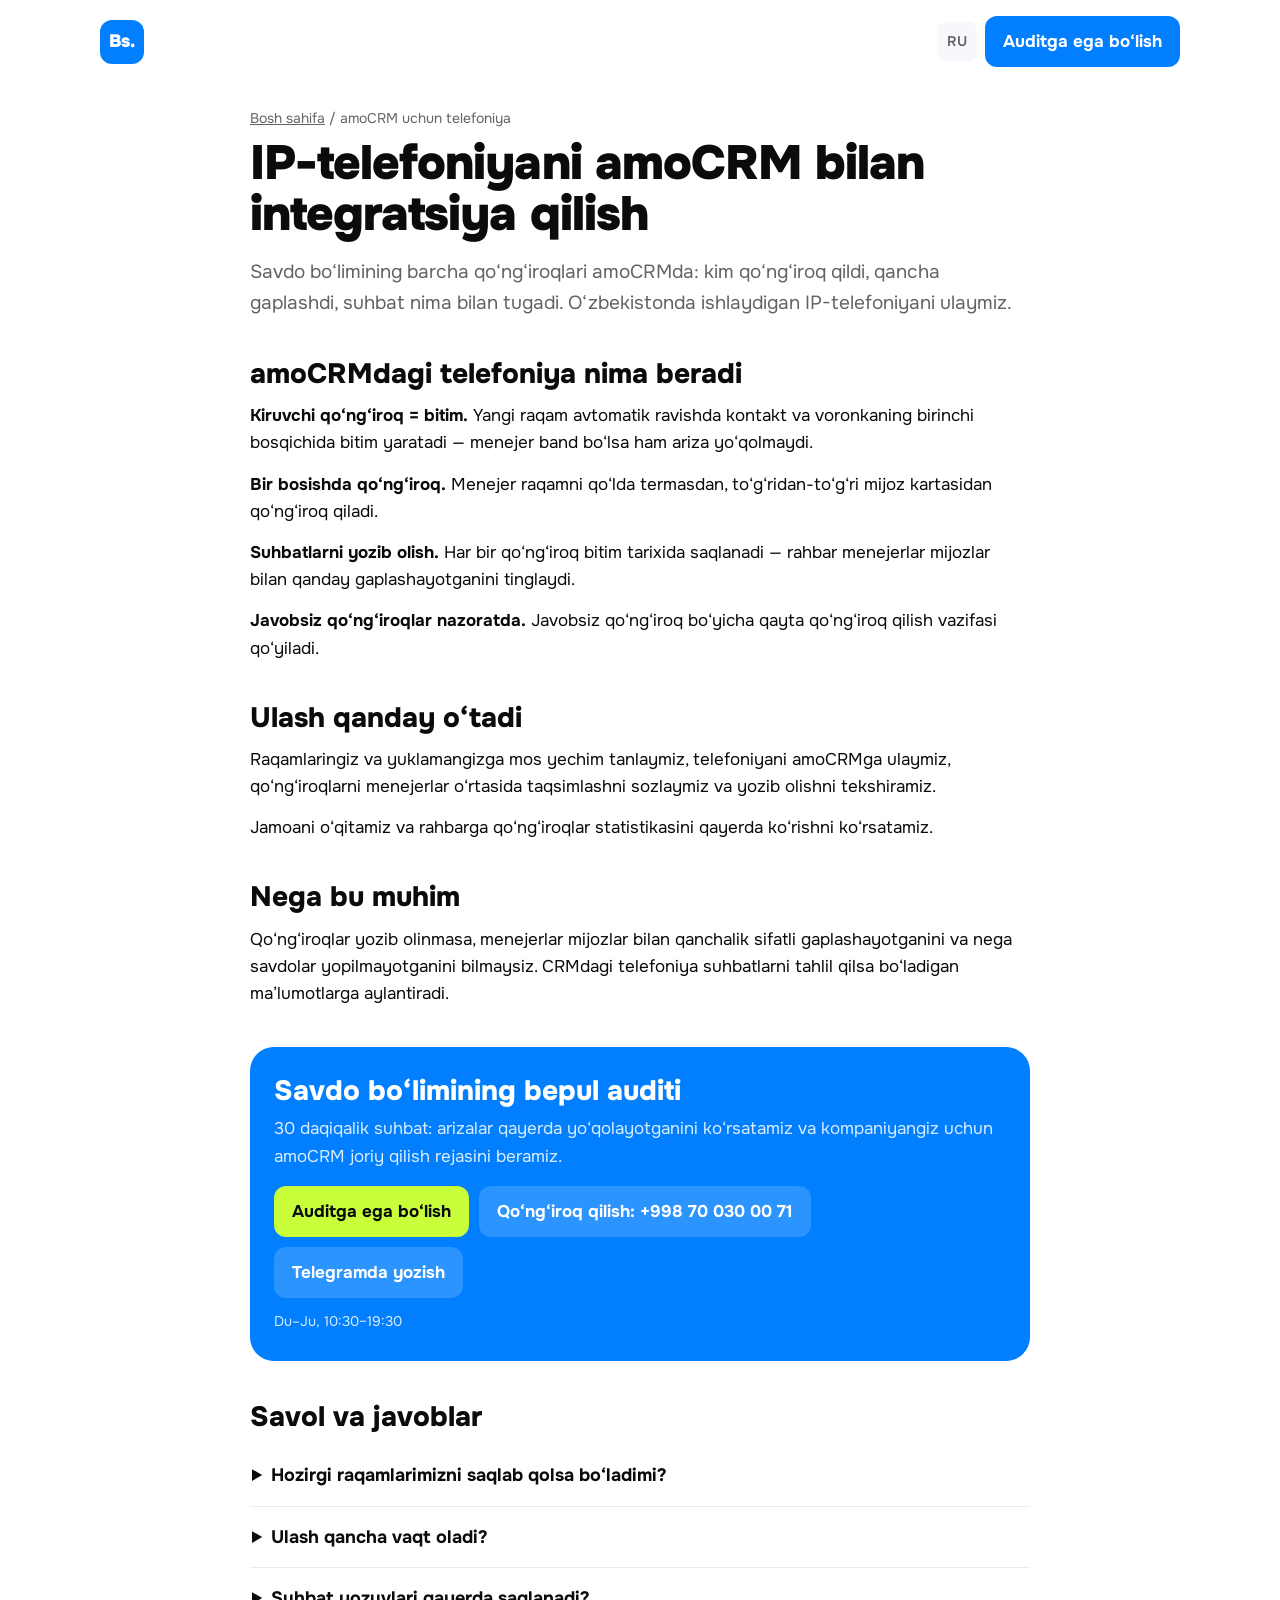
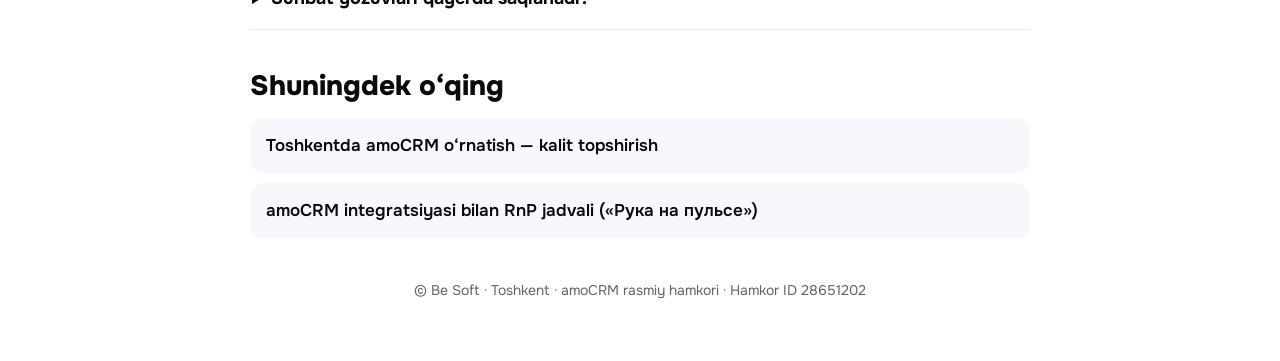
<file: uz/amocrm-telefoniya/index.html>
<!doctype html>
<html lang="uz">
<head>
<meta charset="utf-8">
<meta name="viewport" content="width=device-width,initial-scale=1">
<script>(function(m,e,t,r,i,k,a){m[i]=m[i]||function(){(m[i].a=m[i].a||[]).push(arguments)};m[i].l=1*new Date();for(var j=0;j<document.scripts.length;j++){if(document.scripts[j].src===r){return;}}k=e.createElement(t),a=e.getElementsByTagName(t)[0],k.async=1,k.src=r,a.parentNode.insertBefore(k,a)})(window,document,'script','https://mc.yandex.ru/metrika/tag.js?id=113791518','ym');ym(113791518,'init',{ssr:true,webvisor:true,clickmap:true,referrer:document.referrer,url:location.href,accurateTrackBounce:true,trackLinks:true});</script>
<noscript><div><img src="https://mc.yandex.ru/watch/113791518" style="position:absolute;left:-9999px" alt=""></div></noscript>
<title>IP-telefoniyani amoCRM bilan integratsiya qilish — Be Soft</title>
<meta name="description" content="IP-telefoniyani amoCRMga ulaymiz: mijoz kartasidan qo‘ng‘iroq, suhbatlarni yozib olish, kiruvchi qo‘ng‘iroqdan avtomatik bitim yaratish. Toshkentda 3 kunda sozlash.">
<link rel="canonical" href="https://besoft.uz/uz/amocrm-telefoniya/">
<meta name="robots" content="index,follow,max-image-preview:large">
<link rel="alternate" hreflang="ru" href="https://besoft.uz/amocrm-telefoniya/">
<link rel="alternate" hreflang="uz" href="https://besoft.uz/uz/amocrm-telefoniya/">
<link rel="alternate" hreflang="x-default" href="https://besoft.uz/amocrm-telefoniya/">
<meta name="theme-color" content="#027FFF">
<meta property="og:type" content="article"><meta property="og:site_name" content="Be Soft">
<meta property="og:title" content="IP-telefoniyani amoCRM bilan integratsiya qilish"><meta property="og:description" content="IP-telefoniyani amoCRMga ulaymiz: mijoz kartasidan qo‘ng‘iroq, suhbatlarni yozib olish, kiruvchi qo‘ng‘iroqdan avtomatik bitim yaratish. Toshkentda 3 kunda sozlash.">
<meta property="og:url" content="https://besoft.uz/uz/amocrm-telefoniya/"><meta property="og:image" content="https://besoft.uz/og.png">
<meta name="twitter:card" content="summary_large_image">
<link rel="icon" href="data:image/svg+xml,%3Csvg xmlns='http://www.w3.org/2000/svg' viewBox='0 0 64 64'%3E%3Crect width='64' height='64' rx='14' fill='%23027FFF'/%3E%3Ctext x='8' y='44' font-family='Arial' font-weight='900' font-size='32' fill='white'%3EBs.%3C/text%3E%3C/svg%3E">
<link rel="preconnect" href="https://fonts.googleapis.com"><link rel="preconnect" href="https://fonts.gstatic.com" crossorigin>
<link rel="stylesheet" href="https://fonts.googleapis.com/css2?family=Onest:wght@400;600;700;800;900&display=swap">
<link rel="stylesheet" href="/assets/seo.css">
<script type="application/ld+json">{"@context": "https://schema.org", "@type": "BreadcrumbList", "itemListElement": [{"@type": "ListItem", "position": 1, "name": "Bosh sahifa", "item": "https://besoft.uz/uz/"}, {"@type": "ListItem", "position": 2, "name": "amoCRM uchun telefoniya", "item": "https://besoft.uz/uz/amocrm-telefoniya/"}]}</script>
<script type="application/ld+json">{"@context": "https://schema.org", "@type": "Service", "name": "IP-telefoniyani amoCRM bilan integratsiya qilish", "description": "IP-telefoniyani amoCRMga ulaymiz: mijoz kartasidan qo‘ng‘iroq, suhbatlarni yozib olish, kiruvchi qo‘ng‘iroqdan avtomatik bitim yaratish. Toshkentda 3 kunda sozlash.", "areaServed": "Uzbekistan", "provider": {"@id": "https://besoft.uz/#org", "@type": "ProfessionalService", "name": "Be Soft", "url": "https://besoft.uz/", "telephone": ["+998700300071", "+998333733103"], "address": {"@type": "PostalAddress", "addressLocality": "Toshkent", "addressCountry": "UZ"}}}</script>
<script type="application/ld+json">{"@context": "https://schema.org", "@type": "FAQPage", "mainEntity": [{"@type": "Question", "name": "Hozirgi raqamlarimizni saqlab qolsa bo‘ladimi?", "acceptedAnswer": {"@type": "Answer", "text": "Ko‘pincha ha — yechimni auditda raqamlaringiz va operatorlaringizga qarab tanlaymiz."}}, {"@type": "Question", "name": "Ulash qancha vaqt oladi?", "acceptedAnswer": {"@type": "Answer", "text": "Telefoniya amoCRM joriy qilish doirasida ulanadi — asosiy joriy qilish 3 kun."}}, {"@type": "Question", "name": "Suhbat yozuvlari qayerda saqlanadi?", "acceptedAnswer": {"@type": "Answer", "text": "Yozuvlar amoCRMdagi bitim kartasida: ularni mijoz tarixidan to‘g‘ridan-to‘g‘ri tinglash mumkin."}}]}</script>
</head>
<body>
<header class="top"><a class="logo" href="/uz/" aria-label="Be Soft">Bs.</a><div class="top-r"><a class="lang" href="/amocrm-telefoniya/" hreflang="ru">RU</a><a class="btn" href="/uz/#form">Auditga ega bo‘lish</a></div></header>
<main class="wrap">
<nav class="crumbs"><a href="/uz/">Bosh sahifa</a> / amoCRM uchun telefoniya</nav>
<article>
<h1>IP-telefoniyani amoCRM bilan integratsiya qilish</h1>
<p class="lead">Savdo bo‘limining barcha qo‘ng‘iroqlari amoCRMda: kim qo‘ng‘iroq qildi, qancha gaplashdi, suhbat nima bilan tugadi. O‘zbekistonda ishlaydigan IP-telefoniyani ulaymiz.</p>
<h2>amoCRMdagi telefoniya nima beradi</h2>
<p><b>Kiruvchi qo‘ng‘iroq = bitim.</b> Yangi raqam avtomatik ravishda kontakt va voronkaning birinchi bosqichida bitim yaratadi — menejer band bo‘lsa ham ariza yo‘qolmaydi.</p>
<p><b>Bir bosishda qo‘ng‘iroq.</b> Menejer raqamni qo‘lda termasdan, to‘g‘ridan-to‘g‘ri mijoz kartasidan qo‘ng‘iroq qiladi.</p>
<p><b>Suhbatlarni yozib olish.</b> Har bir qo‘ng‘iroq bitim tarixida saqlanadi — rahbar menejerlar mijozlar bilan qanday gaplashayotganini tinglaydi.</p>
<p><b>Javobsiz qo‘ng‘iroqlar nazoratda.</b> Javobsiz qo‘ng‘iroq bo‘yicha qayta qo‘ng‘iroq qilish vazifasi qo‘yiladi.</p>
<h2>Ulash qanday o‘tadi</h2>
<p>Raqamlaringiz va yuklamangizga mos yechim tanlaymiz, telefoniyani amoCRMga ulaymiz, qo‘ng‘iroqlarni menejerlar o‘rtasida taqsimlashni sozlaymiz va yozib olishni tekshiramiz.</p>
<p>Jamoani o‘qitamiz va rahbarga qo‘ng‘iroqlar statistikasini qayerda ko‘rishni ko‘rsatamiz.</p>
<h2>Nega bu muhim</h2>
<p>Qo‘ng‘iroqlar yozib olinmasa, menejerlar mijozlar bilan qanchalik sifatli gaplashayotganini va nega savdolar yopilmayotganini bilmaysiz. CRMdagi telefoniya suhbatlarni tahlil qilsa bo‘ladigan ma’lumotlarga aylantiradi.</p>
</article>
<section class="cta"><h2>Savdo bo‘limining bepul auditi</h2><p>30 daqiqalik suhbat: arizalar qayerda yo‘qolayotganini ko‘rsatamiz va kompaniyangiz uchun amoCRM joriy qilish rejasini beramiz.</p><div class="row"><a class="btn" href="/uz/#form">Auditga ega bo‘lish</a><a class="btn alt" href="tel:+998700300071">Qo‘ng‘iroq qilish: +998 70 030 00 71</a><a class="btn alt" href="https://t.me/sarvinoz_besoft?text=Assalomu%20alaykum%21%20Kompaniyamga%20amoCRM%20integratsiya%20qilmoqchiman%2C%20barcha%20tafsilotlarni%20muhokama%20qilsak." target="_blank" rel="noopener">Telegramda yozish</a></div><p style="margin:12px 0 0;font-size:14px">Du–Ju, 10:30–19:30</p></section>
<section><h2>Savol va javoblar</h2><details><summary>Hozirgi raqamlarimizni saqlab qolsa bo‘ladimi?</summary><p>Ko‘pincha ha — yechimni auditda raqamlaringiz va operatorlaringizga qarab tanlaymiz.</p></details><details><summary>Ulash qancha vaqt oladi?</summary><p>Telefoniya amoCRM joriy qilish doirasida ulanadi — asosiy joriy qilish 3 kun.</p></details><details><summary>Suhbat yozuvlari qayerda saqlanadi?</summary><p>Yozuvlar amoCRMdagi bitim kartasida: ularni mijoz tarixidan to‘g‘ridan-to‘g‘ri tinglash mumkin.</p></details></section>
<section><h2>Shuningdek o‘qing</h2><ul class="more"><li><a href="/uz/amocrm-toshkent/">Toshkentda amoCRM o‘rnatish — kalit topshirish</a></li><li><a href="/uz/rnp-amocrm/">amoCRM integratsiyasi bilan RnP jadvali («Рука на пульсе»)</a></li></ul></section>
</main>
<footer>© Be Soft · Toshkent · amoCRM rasmiy hamkori · Hamkor ID 28651202</footer>
<script>(function(){var q=new URLSearchParams(location.search),s;if(q.get("utm_source")){s={};["utm_source","utm_medium","utm_campaign","utm_content","utm_term"].forEach(function(k){s[k]=q.get(k)||""})}else{var h="";try{h=new URL(document.referrer).hostname.replace(/^www\./,"")}catch(e){}var se=[["google","google"],["yandex","yandex"],["ya.ru","yandex"],["bing","bing"],["mail.ru","mail"],["duckduckgo","duckduckgo"]].find(function(x){return h.indexOf(x[0])>-1});if(se)s={utm_source:se[1],utm_medium:"organic",utm_campaign:"seo"};else if(h&&h!==location.hostname)s={utm_source:h,utm_medium:"referral",utm_campaign:""};else s={utm_source:"direct",utm_medium:"none",utm_campaign:""};s.utm_content=location.pathname;s.utm_term="";try{var o=JSON.parse(localStorage.getItem("besoft-src")||"null");if(o&&o.t>Date.now()-2592e6&&(s.utm_source==="direct"||o.utm_medium!=="none"))s=o}catch(e){}}try{if(!s.t)s.t=Date.now();localStorage.setItem("besoft-src",JSON.stringify(s))}catch(e){}
document.querySelectorAll("a[href^='tel:']").forEach(function(a){a.addEventListener("click",function(){try{ym(113791518,"reachGoal","call_click")}catch(e){}})});
document.querySelectorAll("a[href*='t.me/']").forEach(function(a){a.addEventListener("click",function(){try{ym(113791518,"reachGoal","tg_click")}catch(e){}})})})();</script>
</body>
</html>
</file>
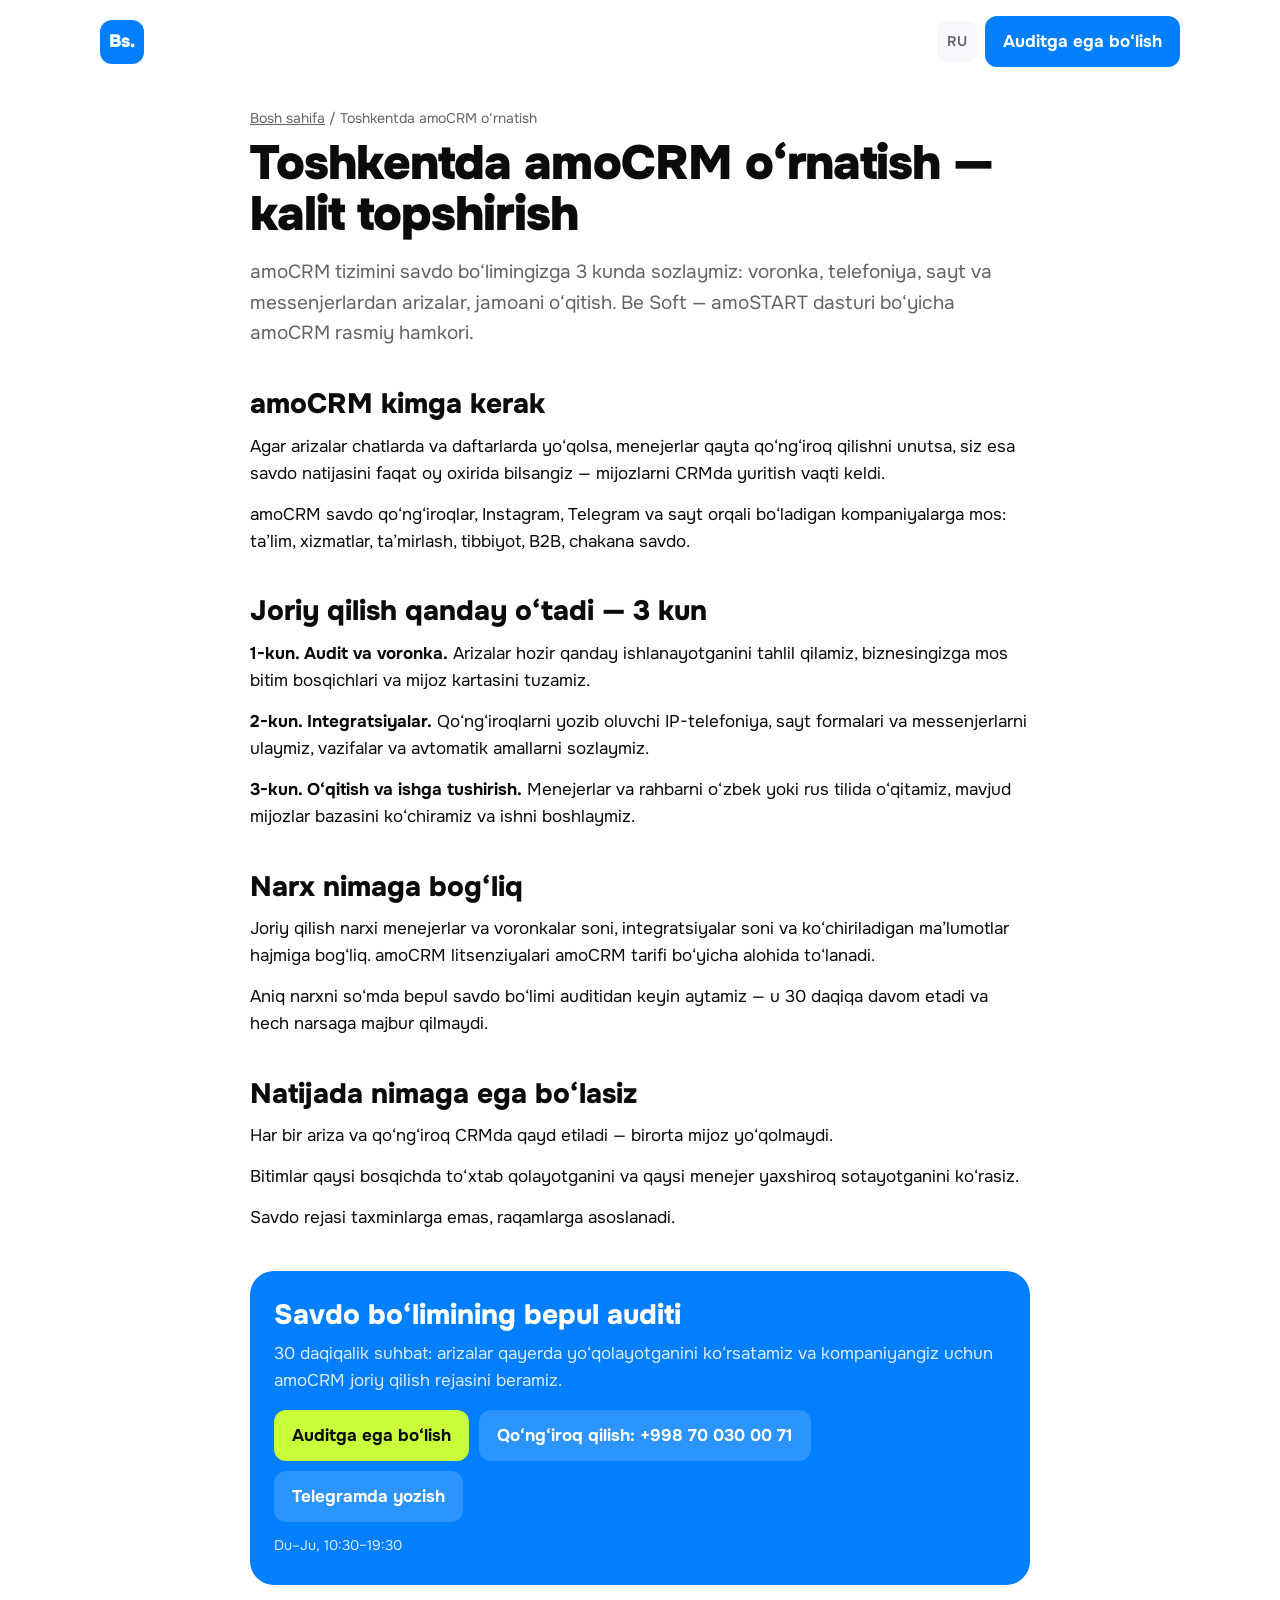
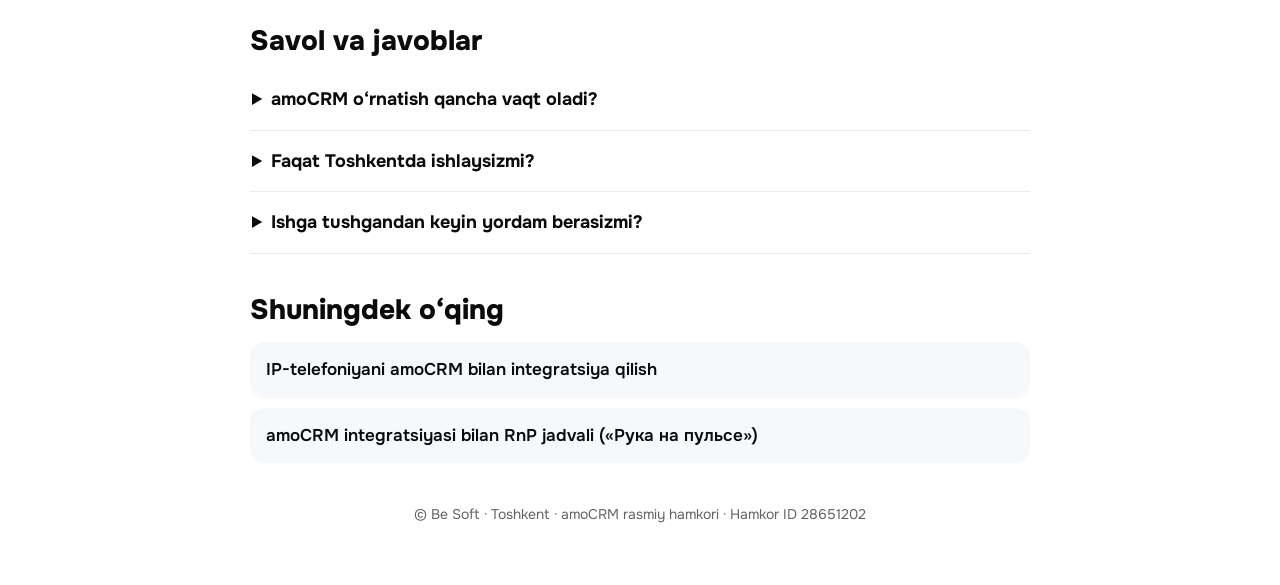
<file: uz/amocrm-toshkent/index.html>
<!doctype html>
<html lang="uz">
<head>
<meta charset="utf-8">
<meta name="viewport" content="width=device-width,initial-scale=1">
<script>(function(m,e,t,r,i,k,a){m[i]=m[i]||function(){(m[i].a=m[i].a||[]).push(arguments)};m[i].l=1*new Date();for(var j=0;j<document.scripts.length;j++){if(document.scripts[j].src===r){return;}}k=e.createElement(t),a=e.getElementsByTagName(t)[0],k.async=1,k.src=r,a.parentNode.insertBefore(k,a)})(window,document,'script','https://mc.yandex.ru/metrika/tag.js?id=113791518','ym');ym(113791518,'init',{ssr:true,webvisor:true,clickmap:true,referrer:document.referrer,url:location.href,accurateTrackBounce:true,trackLinks:true});</script>
<noscript><div><img src="https://mc.yandex.ru/watch/113791518" style="position:absolute;left:-9999px" alt=""></div></noscript>
<title>Toshkentda amoCRM o‘rnatish 3 kunda — Be Soft</title>
<meta name="description" content="Toshkentda amoCRM o‘rnatish qanday o‘tadi: bosqichlar, muddat, narx nimaga bog‘liq, menejerlarni o‘zbek va rus tilida o‘qitish. amoCRM rasmiy hamkori. Bepul audit.">
<link rel="canonical" href="https://besoft.uz/uz/amocrm-toshkent/">
<meta name="robots" content="index,follow,max-image-preview:large">
<link rel="alternate" hreflang="ru" href="https://besoft.uz/amocrm-tashkent/">
<link rel="alternate" hreflang="uz" href="https://besoft.uz/uz/amocrm-toshkent/">
<link rel="alternate" hreflang="x-default" href="https://besoft.uz/amocrm-tashkent/">
<meta name="theme-color" content="#027FFF">
<meta property="og:type" content="article"><meta property="og:site_name" content="Be Soft">
<meta property="og:title" content="Toshkentda amoCRM o‘rnatish — kalit topshirish"><meta property="og:description" content="Toshkentda amoCRM o‘rnatish qanday o‘tadi: bosqichlar, muddat, narx nimaga bog‘liq, menejerlarni o‘zbek va rus tilida o‘qitish. amoCRM rasmiy hamkori. Bepul audit.">
<meta property="og:url" content="https://besoft.uz/uz/amocrm-toshkent/"><meta property="og:image" content="https://besoft.uz/og.png">
<meta name="twitter:card" content="summary_large_image">
<link rel="icon" href="data:image/svg+xml,%3Csvg xmlns='http://www.w3.org/2000/svg' viewBox='0 0 64 64'%3E%3Crect width='64' height='64' rx='14' fill='%23027FFF'/%3E%3Ctext x='8' y='44' font-family='Arial' font-weight='900' font-size='32' fill='white'%3EBs.%3C/text%3E%3C/svg%3E">
<link rel="preconnect" href="https://fonts.googleapis.com"><link rel="preconnect" href="https://fonts.gstatic.com" crossorigin>
<link rel="stylesheet" href="https://fonts.googleapis.com/css2?family=Onest:wght@400;600;700;800;900&display=swap">
<link rel="stylesheet" href="/assets/seo.css">
<script type="application/ld+json">{"@context": "https://schema.org", "@type": "BreadcrumbList", "itemListElement": [{"@type": "ListItem", "position": 1, "name": "Bosh sahifa", "item": "https://besoft.uz/uz/"}, {"@type": "ListItem", "position": 2, "name": "Toshkentda amoCRM o‘rnatish", "item": "https://besoft.uz/uz/amocrm-toshkent/"}]}</script>
<script type="application/ld+json">{"@context": "https://schema.org", "@type": "Service", "name": "Toshkentda amoCRM o‘rnatish — kalit topshirish", "description": "Toshkentda amoCRM o‘rnatish qanday o‘tadi: bosqichlar, muddat, narx nimaga bog‘liq, menejerlarni o‘zbek va rus tilida o‘qitish. amoCRM rasmiy hamkori. Bepul audit.", "areaServed": "Uzbekistan", "provider": {"@id": "https://besoft.uz/#org", "@type": "ProfessionalService", "name": "Be Soft", "url": "https://besoft.uz/", "telephone": ["+998700300071", "+998333733103"], "address": {"@type": "PostalAddress", "addressLocality": "Toshkent", "addressCountry": "UZ"}}}</script>
<script type="application/ld+json">{"@context": "https://schema.org", "@type": "FAQPage", "mainEntity": [{"@type": "Question", "name": "amoCRM o‘rnatish qancha vaqt oladi?", "acceptedAnswer": {"@type": "Answer", "text": "Asosiy joriy qilish 3 ish kuni: voronkani sozlash, telefoniya va arizalarni ulash, menejerlarni o‘qitish."}}, {"@type": "Question", "name": "Faqat Toshkentda ishlaysizmi?", "acceptedAnswer": {"@type": "Answer", "text": "Biz Toshkentdamiz; audit, sozlash va o‘qitishni O‘zbekistonning istalgan shahridagi kompaniya uchun onlayn o‘tkazish mumkin."}}, {"@type": "Question", "name": "Ishga tushgandan keyin yordam berasizmi?", "acceptedAnswer": {"@type": "Answer", "text": "Ha, ishga tushgandan keyin ham jamoangizga yordam beramiz va menejerlarning savollariga javob beramiz."}}]}</script>
</head>
<body>
<header class="top"><a class="logo" href="/uz/" aria-label="Be Soft">Bs.</a><div class="top-r"><a class="lang" href="/amocrm-tashkent/" hreflang="ru">RU</a><a class="btn" href="/uz/#form">Auditga ega bo‘lish</a></div></header>
<main class="wrap">
<nav class="crumbs"><a href="/uz/">Bosh sahifa</a> / Toshkentda amoCRM o‘rnatish</nav>
<article>
<h1>Toshkentda amoCRM o‘rnatish — kalit topshirish</h1>
<p class="lead">amoCRM tizimini savdo bo‘limingizga 3 kunda sozlaymiz: voronka, telefoniya, sayt va messenjerlardan arizalar, jamoani o‘qitish. Be Soft — amoSTART dasturi bo‘yicha amoCRM rasmiy hamkori.</p>
<h2>amoCRM kimga kerak</h2>
<p>Agar arizalar chatlarda va daftarlarda yo‘qolsa, menejerlar qayta qo‘ng‘iroq qilishni unutsa, siz esa savdo natijasini faqat oy oxirida bilsangiz — mijozlarni CRMda yuritish vaqti keldi.</p>
<p>amoCRM savdo qo‘ng‘iroqlar, Instagram, Telegram va sayt orqali bo‘ladigan kompaniyalarga mos: ta’lim, xizmatlar, ta’mirlash, tibbiyot, B2B, chakana savdo.</p>
<h2>Joriy qilish qanday o‘tadi — 3 kun</h2>
<p><b>1-kun. Audit va voronka.</b> Arizalar hozir qanday ishlanayotganini tahlil qilamiz, biznesingizga mos bitim bosqichlari va mijoz kartasini tuzamiz.</p>
<p><b>2-kun. Integratsiyalar.</b> Qo‘ng‘iroqlarni yozib oluvchi IP-telefoniya, sayt formalari va messenjerlarni ulaymiz, vazifalar va avtomatik amallarni sozlaymiz.</p>
<p><b>3-kun. O‘qitish va ishga tushirish.</b> Menejerlar va rahbarni o‘zbek yoki rus tilida o‘qitamiz, mavjud mijozlar bazasini ko‘chiramiz va ishni boshlaymiz.</p>
<h2>Narx nimaga bog‘liq</h2>
<p>Joriy qilish narxi menejerlar va voronkalar soni, integratsiyalar soni va ko‘chiriladigan ma’lumotlar hajmiga bog‘liq. amoCRM litsenziyalari amoCRM tarifi bo‘yicha alohida to‘lanadi.</p>
<p>Aniq narxni so‘mda bepul savdo bo‘limi auditidan keyin aytamiz — u 30 daqiqa davom etadi va hech narsaga majbur qilmaydi.</p>
<h2>Natijada nimaga ega bo‘lasiz</h2>
<p>Har bir ariza va qo‘ng‘iroq CRMda qayd etiladi — birorta mijoz yo‘qolmaydi.</p>
<p>Bitimlar qaysi bosqichda to‘xtab qolayotganini va qaysi menejer yaxshiroq sotayotganini ko‘rasiz.</p>
<p>Savdo rejasi taxminlarga emas, raqamlarga asoslanadi.</p>
</article>
<section class="cta"><h2>Savdo bo‘limining bepul auditi</h2><p>30 daqiqalik suhbat: arizalar qayerda yo‘qolayotganini ko‘rsatamiz va kompaniyangiz uchun amoCRM joriy qilish rejasini beramiz.</p><div class="row"><a class="btn" href="/uz/#form">Auditga ega bo‘lish</a><a class="btn alt" href="tel:+998700300071">Qo‘ng‘iroq qilish: +998 70 030 00 71</a><a class="btn alt" href="https://t.me/sarvinoz_besoft?text=Assalomu%20alaykum%21%20Kompaniyamga%20amoCRM%20integratsiya%20qilmoqchiman%2C%20barcha%20tafsilotlarni%20muhokama%20qilsak." target="_blank" rel="noopener">Telegramda yozish</a></div><p style="margin:12px 0 0;font-size:14px">Du–Ju, 10:30–19:30</p></section>
<section><h2>Savol va javoblar</h2><details><summary>amoCRM o‘rnatish qancha vaqt oladi?</summary><p>Asosiy joriy qilish 3 ish kuni: voronkani sozlash, telefoniya va arizalarni ulash, menejerlarni o‘qitish.</p></details><details><summary>Faqat Toshkentda ishlaysizmi?</summary><p>Biz Toshkentdamiz; audit, sozlash va o‘qitishni O‘zbekistonning istalgan shahridagi kompaniya uchun onlayn o‘tkazish mumkin.</p></details><details><summary>Ishga tushgandan keyin yordam berasizmi?</summary><p>Ha, ishga tushgandan keyin ham jamoangizga yordam beramiz va menejerlarning savollariga javob beramiz.</p></details></section>
<section><h2>Shuningdek o‘qing</h2><ul class="more"><li><a href="/uz/amocrm-telefoniya/">IP-telefoniyani amoCRM bilan integratsiya qilish</a></li><li><a href="/uz/rnp-amocrm/">amoCRM integratsiyasi bilan RnP jadvali («Рука на пульсе»)</a></li></ul></section>
</main>
<footer>© Be Soft · Toshkent · amoCRM rasmiy hamkori · Hamkor ID 28651202</footer>
<script>(function(){var q=new URLSearchParams(location.search),s;if(q.get("utm_source")){s={};["utm_source","utm_medium","utm_campaign","utm_content","utm_term"].forEach(function(k){s[k]=q.get(k)||""})}else{var h="";try{h=new URL(document.referrer).hostname.replace(/^www\./,"")}catch(e){}var se=[["google","google"],["yandex","yandex"],["ya.ru","yandex"],["bing","bing"],["mail.ru","mail"],["duckduckgo","duckduckgo"]].find(function(x){return h.indexOf(x[0])>-1});if(se)s={utm_source:se[1],utm_medium:"organic",utm_campaign:"seo"};else if(h&&h!==location.hostname)s={utm_source:h,utm_medium:"referral",utm_campaign:""};else s={utm_source:"direct",utm_medium:"none",utm_campaign:""};s.utm_content=location.pathname;s.utm_term="";try{var o=JSON.parse(localStorage.getItem("besoft-src")||"null");if(o&&o.t>Date.now()-2592e6&&(s.utm_source==="direct"||o.utm_medium!=="none"))s=o}catch(e){}}try{if(!s.t)s.t=Date.now();localStorage.setItem("besoft-src",JSON.stringify(s))}catch(e){}
document.querySelectorAll("a[href^='tel:']").forEach(function(a){a.addEventListener("click",function(){try{ym(113791518,"reachGoal","call_click")}catch(e){}})});
document.querySelectorAll("a[href*='t.me/']").forEach(function(a){a.addEventListener("click",function(){try{ym(113791518,"reachGoal","tg_click")}catch(e){}})})})();</script>
</body>
</html>
</file>
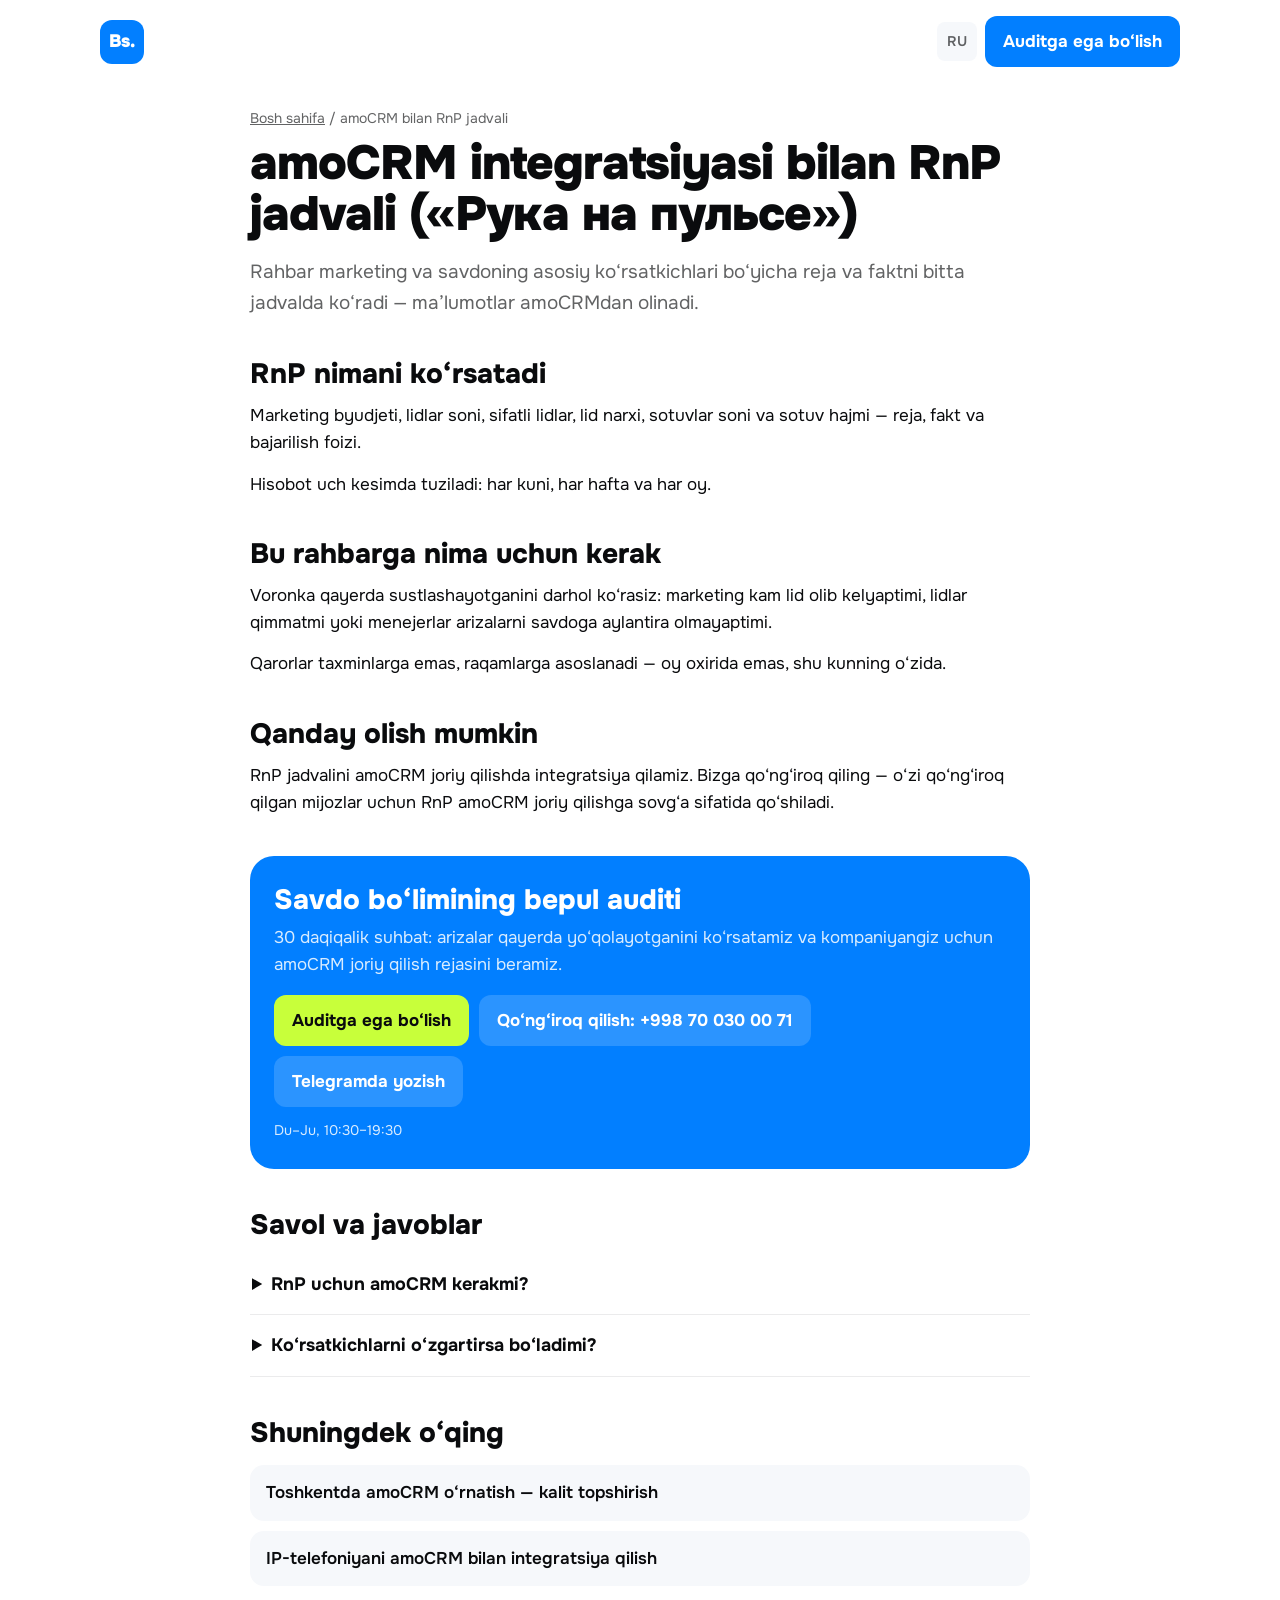
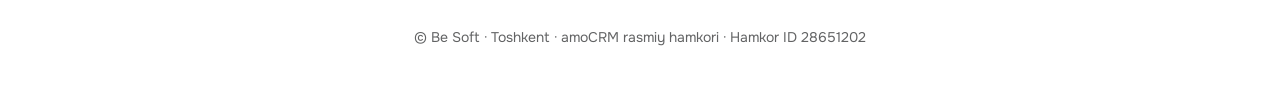
<file: uz/rnp-amocrm/index.html>
<!doctype html>
<html lang="uz">
<head>
<meta charset="utf-8">
<meta name="viewport" content="width=device-width,initial-scale=1">
<script>(function(m,e,t,r,i,k,a){m[i]=m[i]||function(){(m[i].a=m[i].a||[]).push(arguments)};m[i].l=1*new Date();for(var j=0;j<document.scripts.length;j++){if(document.scripts[j].src===r){return;}}k=e.createElement(t),a=e.getElementsByTagName(t)[0],k.async=1,k.src=r,a.parentNode.insertBefore(k,a)})(window,document,'script','https://mc.yandex.ru/metrika/tag.js?id=113791518','ym');ym(113791518,'init',{ssr:true,webvisor:true,clickmap:true,referrer:document.referrer,url:location.href,accurateTrackBounce:true,trackLinks:true});</script>
<noscript><div><img src="https://mc.yandex.ru/watch/113791518" style="position:absolute;left:-9999px" alt=""></div></noscript>
<title>amoCRM bilan RnP jadvali: savdo bo‘limi reja-fakti — Be Soft</title>
<meta name="description" content="amoCRM bilan integratsiya qilingan RnP («Рука на пульсе») jadvali: byudjet, lidlar, lid narxi, sotuvlar va tushum bo‘yicha reja va fakt — kunlik, haftalik va oylik.">
<link rel="canonical" href="https://besoft.uz/uz/rnp-amocrm/">
<meta name="robots" content="index,follow,max-image-preview:large">
<link rel="alternate" hreflang="ru" href="https://besoft.uz/rnp-amocrm/">
<link rel="alternate" hreflang="uz" href="https://besoft.uz/uz/rnp-amocrm/">
<link rel="alternate" hreflang="x-default" href="https://besoft.uz/rnp-amocrm/">
<meta name="theme-color" content="#027FFF">
<meta property="og:type" content="article"><meta property="og:site_name" content="Be Soft">
<meta property="og:title" content="amoCRM integratsiyasi bilan RnP jadvali («Рука на пульсе»)"><meta property="og:description" content="amoCRM bilan integratsiya qilingan RnP («Рука на пульсе») jadvali: byudjet, lidlar, lid narxi, sotuvlar va tushum bo‘yicha reja va fakt — kunlik, haftalik va oylik.">
<meta property="og:url" content="https://besoft.uz/uz/rnp-amocrm/"><meta property="og:image" content="https://besoft.uz/og.png">
<meta name="twitter:card" content="summary_large_image">
<link rel="icon" href="data:image/svg+xml,%3Csvg xmlns='http://www.w3.org/2000/svg' viewBox='0 0 64 64'%3E%3Crect width='64' height='64' rx='14' fill='%23027FFF'/%3E%3Ctext x='8' y='44' font-family='Arial' font-weight='900' font-size='32' fill='white'%3EBs.%3C/text%3E%3C/svg%3E">
<link rel="preconnect" href="https://fonts.googleapis.com"><link rel="preconnect" href="https://fonts.gstatic.com" crossorigin>
<link rel="stylesheet" href="https://fonts.googleapis.com/css2?family=Onest:wght@400;600;700;800;900&display=swap">
<link rel="stylesheet" href="/assets/seo.css">
<script type="application/ld+json">{"@context": "https://schema.org", "@type": "BreadcrumbList", "itemListElement": [{"@type": "ListItem", "position": 1, "name": "Bosh sahifa", "item": "https://besoft.uz/uz/"}, {"@type": "ListItem", "position": 2, "name": "amoCRM bilan RnP jadvali", "item": "https://besoft.uz/uz/rnp-amocrm/"}]}</script>
<script type="application/ld+json">{"@context": "https://schema.org", "@type": "Service", "name": "amoCRM integratsiyasi bilan RnP jadvali («Рука на пульсе»)", "description": "amoCRM bilan integratsiya qilingan RnP («Рука на пульсе») jadvali: byudjet, lidlar, lid narxi, sotuvlar va tushum bo‘yicha reja va fakt — kunlik, haftalik va oylik.", "areaServed": "Uzbekistan", "provider": {"@id": "https://besoft.uz/#org", "@type": "ProfessionalService", "name": "Be Soft", "url": "https://besoft.uz/", "telephone": ["+998700300071", "+998333733103"], "address": {"@type": "PostalAddress", "addressLocality": "Toshkent", "addressCountry": "UZ"}}}</script>
<script type="application/ld+json">{"@context": "https://schema.org", "@type": "FAQPage", "mainEntity": [{"@type": "Question", "name": "RnP uchun amoCRM kerakmi?", "acceptedAnswer": {"@type": "Answer", "text": "Ha, jadval lidlar va sotuvlar haqidagi ma’lumotlarni amoCRMdan oladi, shuning uchun uni CRM bilan birga sozlaymiz."}}, {"@type": "Question", "name": "Ko‘rsatkichlarni o‘zgartirsa bo‘ladimi?", "acceptedAnswer": {"@type": "Answer", "text": "Ko‘rsatkichlar to‘plamini auditda muhokama qilamiz va savdo bo‘limingizga moslab sozlaymiz."}}]}</script>
</head>
<body>
<header class="top"><a class="logo" href="/uz/" aria-label="Be Soft">Bs.</a><div class="top-r"><a class="lang" href="/rnp-amocrm/" hreflang="ru">RU</a><a class="btn" href="/uz/#form">Auditga ega bo‘lish</a></div></header>
<main class="wrap">
<nav class="crumbs"><a href="/uz/">Bosh sahifa</a> / amoCRM bilan RnP jadvali</nav>
<article>
<h1>amoCRM integratsiyasi bilan RnP jadvali («Рука на пульсе»)</h1>
<p class="lead">Rahbar marketing va savdoning asosiy ko‘rsatkichlari bo‘yicha reja va faktni bitta jadvalda ko‘radi — ma’lumotlar amoCRMdan olinadi.</p>
<h2>RnP nimani ko‘rsatadi</h2>
<p>Marketing byudjeti, lidlar soni, sifatli lidlar, lid narxi, sotuvlar soni va sotuv hajmi — reja, fakt va bajarilish foizi.</p>
<p>Hisobot uch kesimda tuziladi: har kuni, har hafta va har oy.</p>
<h2>Bu rahbarga nima uchun kerak</h2>
<p>Voronka qayerda sustlashayotganini darhol ko‘rasiz: marketing kam lid olib kelyaptimi, lidlar qimmatmi yoki menejerlar arizalarni savdoga aylantira olmayaptimi.</p>
<p>Qarorlar taxminlarga emas, raqamlarga asoslanadi — oy oxirida emas, shu kunning o‘zida.</p>
<h2>Qanday olish mumkin</h2>
<p>RnP jadvalini amoCRM joriy qilishda integratsiya qilamiz. Bizga qo‘ng‘iroq qiling — o‘zi qo‘ng‘iroq qilgan mijozlar uchun RnP amoCRM joriy qilishga sovg‘a sifatida qo‘shiladi.</p>
</article>
<section class="cta"><h2>Savdo bo‘limining bepul auditi</h2><p>30 daqiqalik suhbat: arizalar qayerda yo‘qolayotganini ko‘rsatamiz va kompaniyangiz uchun amoCRM joriy qilish rejasini beramiz.</p><div class="row"><a class="btn" href="/uz/#form">Auditga ega bo‘lish</a><a class="btn alt" href="tel:+998700300071">Qo‘ng‘iroq qilish: +998 70 030 00 71</a><a class="btn alt" href="https://t.me/sarvinoz_besoft?text=Assalomu%20alaykum%21%20Kompaniyamga%20amoCRM%20integratsiya%20qilmoqchiman%2C%20barcha%20tafsilotlarni%20muhokama%20qilsak." target="_blank" rel="noopener">Telegramda yozish</a></div><p style="margin:12px 0 0;font-size:14px">Du–Ju, 10:30–19:30</p></section>
<section><h2>Savol va javoblar</h2><details><summary>RnP uchun amoCRM kerakmi?</summary><p>Ha, jadval lidlar va sotuvlar haqidagi ma’lumotlarni amoCRMdan oladi, shuning uchun uni CRM bilan birga sozlaymiz.</p></details><details><summary>Ko‘rsatkichlarni o‘zgartirsa bo‘ladimi?</summary><p>Ko‘rsatkichlar to‘plamini auditda muhokama qilamiz va savdo bo‘limingizga moslab sozlaymiz.</p></details></section>
<section><h2>Shuningdek o‘qing</h2><ul class="more"><li><a href="/uz/amocrm-toshkent/">Toshkentda amoCRM o‘rnatish — kalit topshirish</a></li><li><a href="/uz/amocrm-telefoniya/">IP-telefoniyani amoCRM bilan integratsiya qilish</a></li></ul></section>
</main>
<footer>© Be Soft · Toshkent · amoCRM rasmiy hamkori · Hamkor ID 28651202</footer>
<script>(function(){var q=new URLSearchParams(location.search),s;if(q.get("utm_source")){s={};["utm_source","utm_medium","utm_campaign","utm_content","utm_term"].forEach(function(k){s[k]=q.get(k)||""})}else{var h="";try{h=new URL(document.referrer).hostname.replace(/^www\./,"")}catch(e){}var se=[["google","google"],["yandex","yandex"],["ya.ru","yandex"],["bing","bing"],["mail.ru","mail"],["duckduckgo","duckduckgo"]].find(function(x){return h.indexOf(x[0])>-1});if(se)s={utm_source:se[1],utm_medium:"organic",utm_campaign:"seo"};else if(h&&h!==location.hostname)s={utm_source:h,utm_medium:"referral",utm_campaign:""};else s={utm_source:"direct",utm_medium:"none",utm_campaign:""};s.utm_content=location.pathname;s.utm_term="";try{var o=JSON.parse(localStorage.getItem("besoft-src")||"null");if(o&&o.t>Date.now()-2592e6&&(s.utm_source==="direct"||o.utm_medium!=="none"))s=o}catch(e){}}try{if(!s.t)s.t=Date.now();localStorage.setItem("besoft-src",JSON.stringify(s))}catch(e){}
document.querySelectorAll("a[href^='tel:']").forEach(function(a){a.addEventListener("click",function(){try{ym(113791518,"reachGoal","call_click")}catch(e){}})});
document.querySelectorAll("a[href*='t.me/']").forEach(function(a){a.addEventListener("click",function(){try{ym(113791518,"reachGoal","tg_click")}catch(e){}})})})();</script>
</body>
</html>
</file>
<file: assets/seo.css>
:root{--bg:#fff;--soft:#F6F8FB;--ink:#0A0B0D;--muted:rgba(10,11,13,.64);--line:rgba(10,11,13,.08);--blue:#027FFF;--lime:#C8FF3A;--card:#fff}
@media (prefers-color-scheme:dark){:root{--bg:#0B0C0F;--soft:#14161B;--ink:#F2F3F5;--muted:rgba(242,243,245,.64);--line:rgba(255,255,255,.09);--blue:#2B93FF;--card:#14161B;color-scheme:dark}}
*{box-sizing:border-box}body{margin:0;background:var(--bg);color:var(--ink);font-family:"Onest","Helvetica Neue",Arial,sans-serif;font-size:17px;line-height:1.6;-webkit-font-smoothing:antialiased}
a{color:var(--blue)}.wrap{max-width:820px;margin:0 auto;padding:0 20px}
.top{display:flex;align-items:center;justify-content:space-between;padding:16px 20px;max-width:1120px;margin:0 auto}
.logo{display:inline-flex;align-items:center;justify-content:center;width:44px;height:44px;border-radius:12px;background:var(--blue);color:#fff;font-weight:900;text-decoration:none;font-size:18px}
.top-r{display:flex;gap:8px;align-items:center}.lang{font-size:14px;font-weight:600;color:var(--muted);text-decoration:none;padding:8px 10px;border-radius:8px;background:var(--soft)}
.btn{display:inline-flex;align-items:center;gap:8px;background:var(--blue);color:#fff;text-decoration:none;font-weight:700;padding:12px 18px;border-radius:12px}
.btn.alt{background:var(--soft);color:var(--ink)}
.crumbs{font-size:14px;color:var(--muted);margin:24px 0 8px}.crumbs a{color:var(--muted)}
h1{font-size:clamp(30px,5vw,48px);line-height:1.08;font-weight:900;letter-spacing:-.02em;margin:0 0 16px}
.lead{font-size:19px;color:var(--muted);margin:0 0 24px}
h2{font-size:clamp(22px,3vw,28px);line-height:1.15;font-weight:800;margin:40px 0 12px}
p{margin:0 0 14px}
.cta{margin:40px 0;padding:28px 24px;border-radius:24px;background:var(--blue);color:#fff}
.cta h2{margin:0 0 8px;color:#fff}.cta p{color:rgba(255,255,255,.85)}.cta .row{display:flex;flex-wrap:wrap;gap:10px;margin-top:16px}
.cta .btn{background:var(--lime);color:#0A0B0D}.cta .btn.alt{background:rgba(255,255,255,.16);color:#fff}
details{border-bottom:1px solid var(--line);padding:16px 2px}summary{cursor:pointer;font-weight:700;font-size:18px}details p{color:var(--muted);margin:8px 0 0}
.more{display:grid;gap:10px;margin:16px 0 0;padding:0;list-style:none}.more a{display:block;padding:14px 16px;border-radius:14px;background:var(--soft);color:var(--ink);text-decoration:none;font-weight:600}
footer{padding:40px 20px 60px;text-align:center;color:var(--muted);font-size:14px}
</file>
